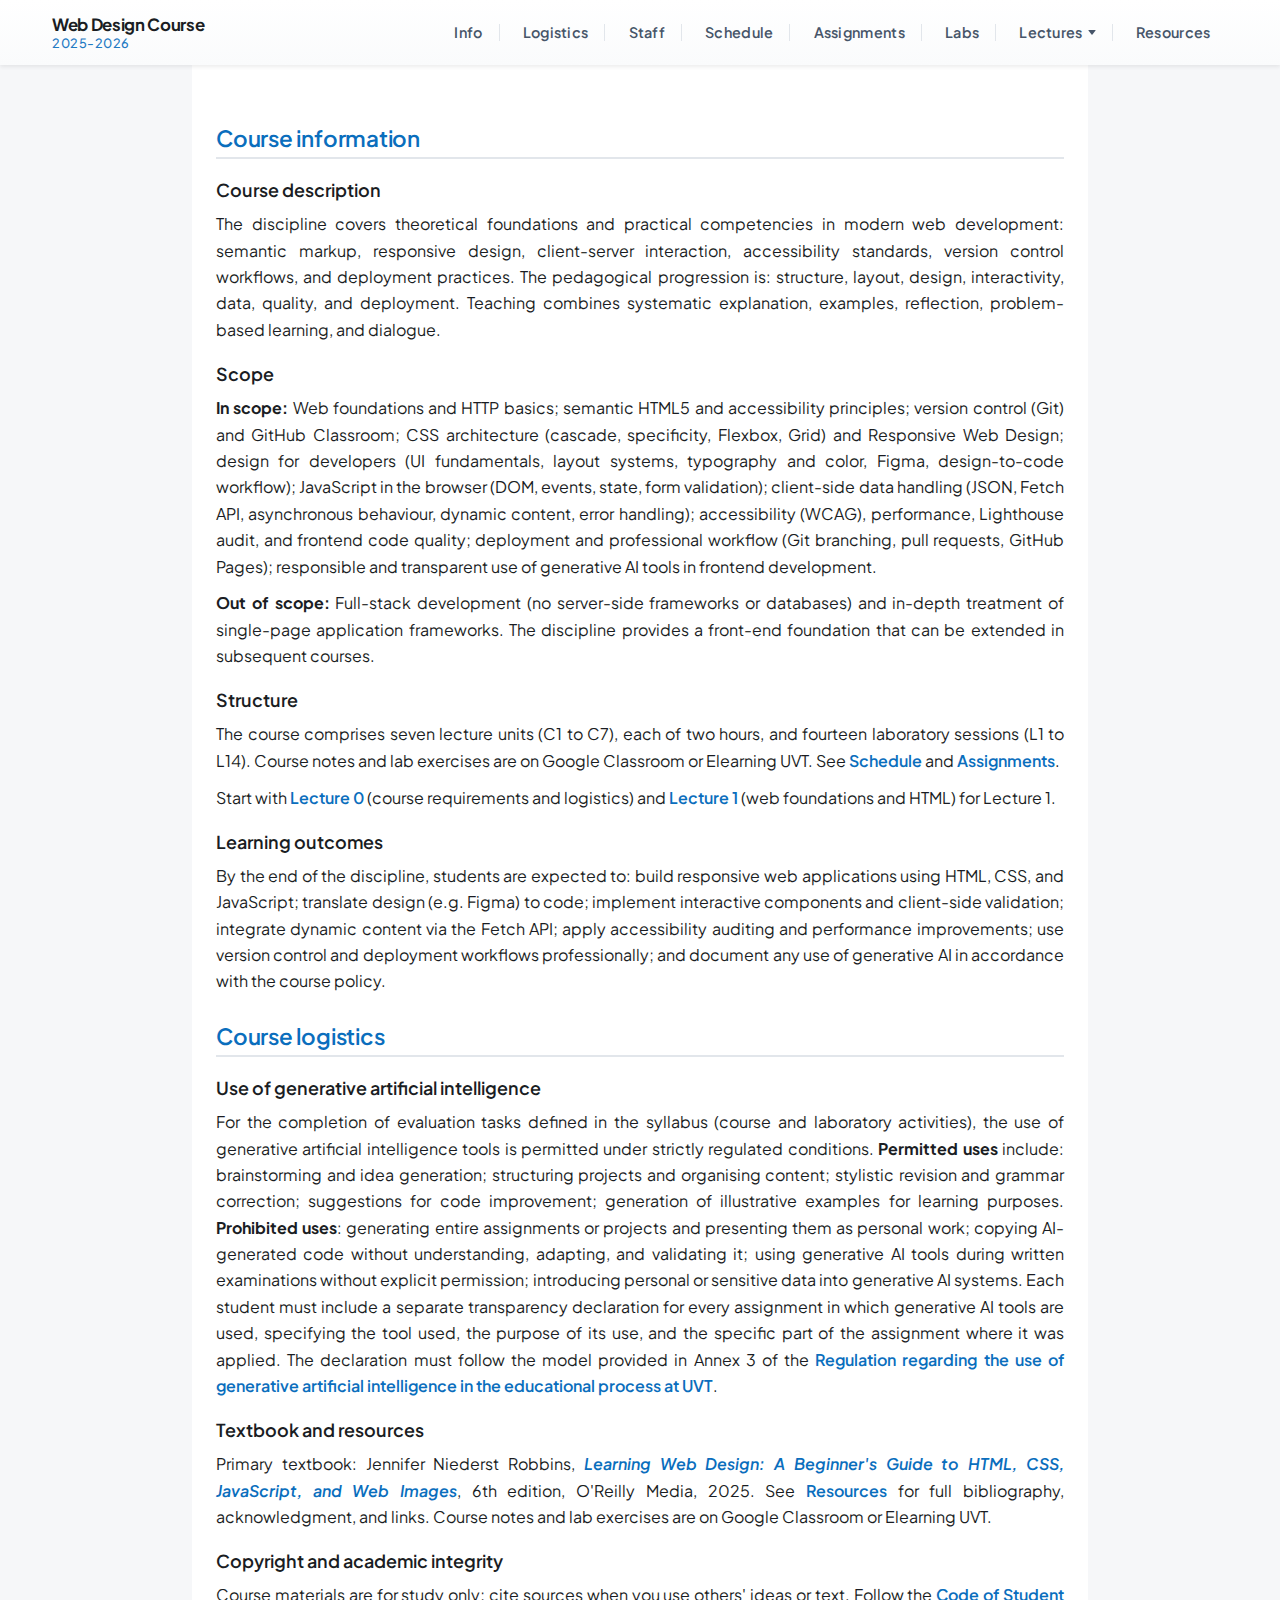
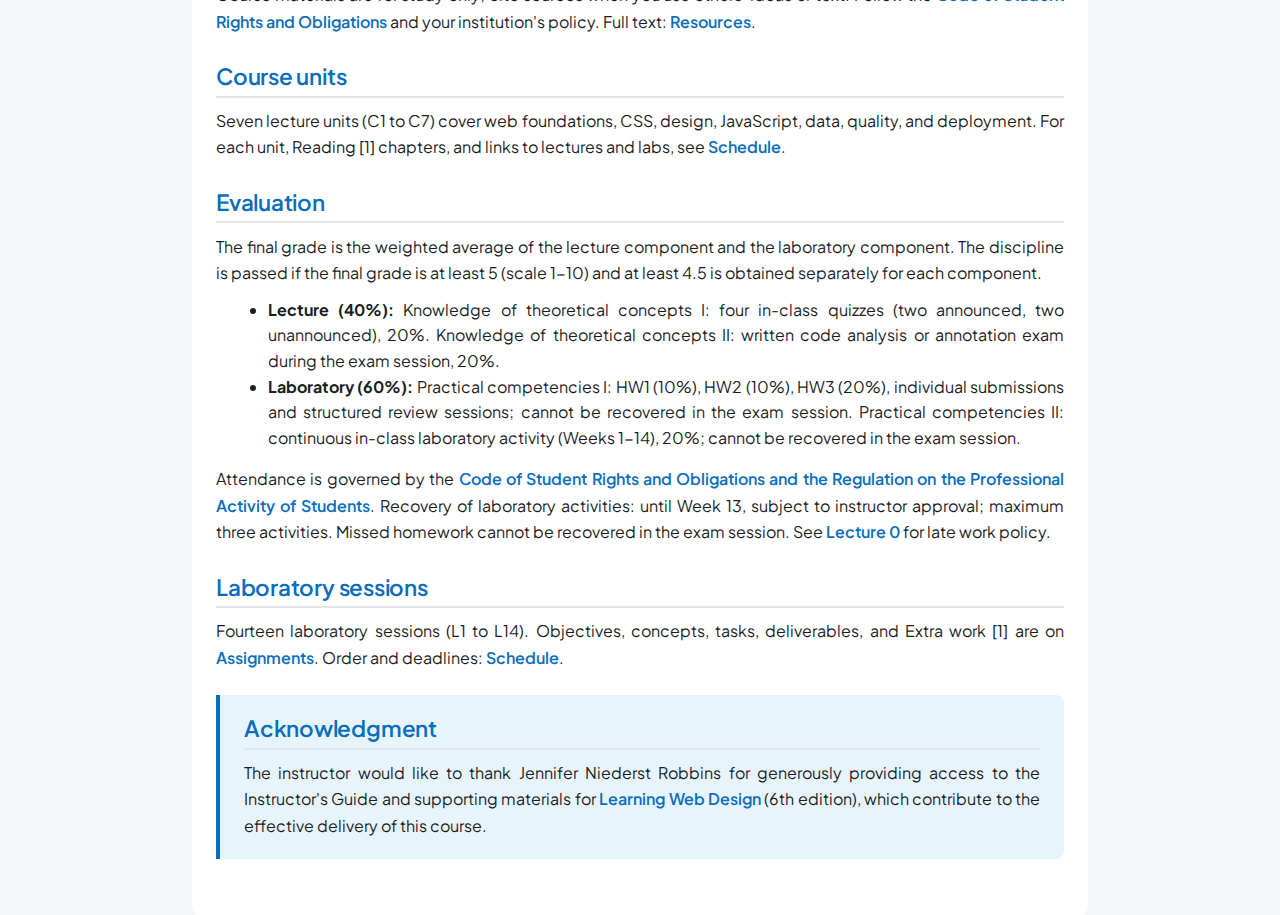
<file: index.html>
<!DOCTYPE html>
<html lang="en">
<head>
	<meta charset="UTF-8">
	<meta name="viewport" content="width=device-width">
	<title>Web Design Course 2025-2026</title>
	<link rel="shortcut icon" href="favicon.svg">
	<link href="https://cdn.jsdelivr.net/npm/bootstrap@5.3.3/dist/css/bootstrap.min.css" rel="stylesheet">
	<link rel="stylesheet" href="style.css">
</head>
<body>
	<a href="#main-content" class="skip-link">Skip to main content</a>

<nav class="navbar navbar-expand-lg navbar-light bg-white border-bottom shadow-sm" aria-label="Main navigation">
	<div class="container-fluid">
		<a class="navbar-brand d-flex align-items-center gap-2" href=".">
			<span><strong>Web Design Course</strong> <span class="text-muted">2025-2026</span></span>
		</a>
		<button class="navbar-toggler" type="button" data-bs-toggle="collapse" data-bs-target="#navbarNav" aria-controls="navbarNav" aria-expanded="false" aria-label="Toggle navigation">
			<span class="navbar-toggler-icon"></span>
		</button>
		<div class="collapse navbar-collapse" id="navbarNav">
			<ul class="navbar-nav ms-auto">
				<li class="nav-item"><a class="nav-link" href="#info">Info</a></li>
				<li class="nav-item"><a class="nav-link" href="#logistics">Logistics</a></li>
				<li class="nav-item"><a class="nav-link" href="staff/">Staff</a></li>
				<li class="nav-item"><a class="nav-link" href="schedule/">Schedule</a></li>
				<li class="nav-item"><a class="nav-link" href="assignments/">Assignments</a></li>
				<li class="nav-item"><a class="nav-link" href="labs/">Labs</a></li>
				<li class="nav-item dropdown">
					<a class="nav-link dropdown-toggle" href="#" id="navbarLectures" role="button" data-bs-toggle="dropdown" aria-expanded="false">Lectures</a>
					<ul class="dropdown-menu dropdown-menu-end" aria-labelledby="navbarLectures">
						<li><a class="dropdown-item" href="lecture-0/">Lecture 0</a></li>
						<li><a class="dropdown-item" href="lecture-1/">Lecture 1</a></li>
						<li><a class="dropdown-item" href="lecture-2/">Lecture 2</a></li>
						<li><a class="dropdown-item" href="lecture-3/">Lecture 3</a></li>
						<li><a class="dropdown-item" href="lecture-4/">Lecture 4</a></li>
					</ul>
				</li>
				<li class="nav-item"><a class="nav-link" href="resources/">Resources</a></li>
			</ul>
		</div>
	</div>
</nav>

<main id="main-content">
	<h1 class="visually-hidden">Web Design Course 2025-2026</h1>
	<section id="info">
		<h2 id="course-information" tabindex="-1"><a class="header-anchor" href="#course-information">Course information</a></h2>

		<h3 id="course-description" tabindex="-1"><a class="header-anchor" href="#course-description">Course description</a></h3>
		<p>The discipline covers theoretical foundations and practical competencies in modern web development: semantic markup, responsive design, client-server interaction, accessibility standards, version control workflows, and deployment practices. The pedagogical progression is: structure, layout, design, interactivity, data, quality, and deployment. Teaching combines systematic explanation, examples, reflection, problem-based learning, and dialogue.</p>

		<h3 id="scope" tabindex="-1"><a class="header-anchor" href="#scope">Scope</a></h3>
		<p><strong>In scope:</strong> Web foundations and HTTP basics; semantic HTML5 and accessibility principles; version control (Git) and GitHub Classroom; CSS architecture (cascade, specificity, Flexbox, Grid) and Responsive Web Design; design for developers (UI fundamentals, layout systems, typography and color, Figma, design-to-code workflow); JavaScript in the browser (DOM, events, state, form validation); client-side data handling (JSON, Fetch API, asynchronous behaviour, dynamic content, error handling); accessibility (WCAG), performance, Lighthouse audit, and frontend code quality; deployment and professional workflow (Git branching, pull requests, GitHub Pages); responsible and transparent use of generative AI tools in frontend development.</p>
		<p><strong>Out of scope:</strong> Full-stack development (no server-side frameworks or databases) and in-depth treatment of single-page application frameworks. The discipline provides a front-end foundation that can be extended in subsequent courses.</p>

		<h3 id="structure" tabindex="-1"><a class="header-anchor" href="#structure">Structure</a></h3>
		<p>The course comprises seven lecture units (C1 to C7), each of two hours, and fourteen laboratory sessions (L1 to L14). Course notes and lab exercises are on Google Classroom or Elearning UVT. See <a href="schedule/">Schedule</a> and <a href="assignments/">Assignments</a>.</p>
		<p>Start with <a href="lecture-0/">Lecture 0</a> (course requirements and logistics) and <a href="lecture-1/">Lecture 1</a> (web foundations and HTML) for Lecture 1.</p>

		<h3 id="learning-outcomes" tabindex="-1"><a class="header-anchor" href="#learning-outcomes">Learning outcomes</a></h3>
		<p>By the end of the discipline, students are expected to: build responsive web applications using HTML, CSS, and JavaScript; translate design (e.g. Figma) to code; implement interactive components and client-side validation; integrate dynamic content via the Fetch API; apply accessibility auditing and performance improvements; use version control and deployment workflows professionally; and document any use of generative AI in accordance with the course policy.</p>
	</section>

	<section id="logistics">
		<h2 id="course-logistics" tabindex="-1"><a class="header-anchor" href="#logistics">Course logistics</a></h2>
		<h3 id="ai-policy" tabindex="-1"><a class="header-anchor" href="#ai-policy">Use of generative artificial intelligence</a></h3>
		<p>For the completion of evaluation tasks defined in the syllabus (course and laboratory activities), the use of generative artificial intelligence tools is permitted under strictly regulated conditions. <strong>Permitted uses</strong> include: brainstorming and idea generation; structuring projects and organising content; stylistic revision and grammar correction; suggestions for code improvement; generation of illustrative examples for learning purposes. <strong>Prohibited uses</strong>: generating entire assignments or projects and presenting them as personal work; copying AI-generated code without understanding, adapting, and validating it; using generative AI tools during written examinations without explicit permission; introducing personal or sensitive data into generative AI systems. Each student must include a separate transparency declaration for every assignment in which generative AI tools are used, specifying the tool used, the purpose of its use, and the specific part of the assignment where it was applied. The declaration must follow the model provided in Annex 3 of the <a href="https://www.uvt.ro/wp-content/uploads/2026/01/Anexa-1.-Regulament-privind-utilizarea-AI-in-educatie-la-UVT.pdf">Regulation regarding the use of generative artificial intelligence in the educational process at UVT</a>.</p>
		<h3 id="textbook-and-resources" tabindex="-1"><a class="header-anchor" href="#textbook-and-resources">Textbook and resources</a></h3>
		<p>Primary textbook: Jennifer Niederst Robbins, <em><a href="https://learningwebdesign.com/">Learning Web Design: A Beginner's Guide to HTML, CSS, JavaScript, and Web Images</a></em>, 6th edition, O'Reilly Media, 2025. See <a href="resources/">Resources</a> for full bibliography, acknowledgment, and links. Course notes and lab exercises are on Google Classroom or Elearning UVT.</p>
		<h3 id="copyright-integrity" tabindex="-1"><a class="header-anchor" href="#copyright-integrity">Copyright and academic integrity</a></h3>
		<p>Course materials are for study only; cite sources when you use others' ideas or text. Follow the <a href="https://www.uvt.ro/educatie/info-studenti-proces-educational/regulamente-metodologii-si-proceduri/">Code of Student Rights and Obligations</a> and your institution's policy. Full text: <a href="resources/#copyright-integrity">Resources</a>.</p>
	</section>

	<section id="lectures">
		<h2 id="course-lectures" tabindex="-1"><a class="header-anchor" href="#lectures">Course units</a></h2>
		<p>Seven lecture units (C1 to C7) cover web foundations, CSS, design, JavaScript, data, quality, and deployment. For each unit, Reading [1] chapters, and links to lectures and labs, see <a href="schedule/">Schedule</a>.</p>
	</section>

	<section id="evaluation">
		<h2 id="evaluation-heading" tabindex="-1"><a class="header-anchor" href="#evaluation">Evaluation</a></h2>
		<p>The final grade is the weighted average of the lecture component and the laboratory component. The discipline is passed if the final grade is at least 5 (scale 1-10) and at least 4.5 is obtained separately for each component.</p>
		<ul>
			<li><strong>Lecture (40%):</strong> Knowledge of theoretical concepts I: four in-class quizzes (two announced, two unannounced), 20%. Knowledge of theoretical concepts II: written code analysis or annotation exam during the exam session, 20%.</li>
			<li><strong>Laboratory (60%):</strong> Practical competencies I: HW1 (10%), HW2 (10%), HW3 (20%), individual submissions and structured review sessions; cannot be recovered in the exam session. Practical competencies II: continuous in-class laboratory activity (Weeks 1-14), 20%; cannot be recovered in the exam session.</li>
		</ul>
		<p>Attendance is governed by the <a href="https://www.uvt.ro/educatie/info-studenti-proces-educational/regulamente-metodologii-si-proceduri/">Code of Student Rights and Obligations and the Regulation on the Professional Activity of Students</a>. Recovery of laboratory activities: until Week 13, subject to instructor approval; maximum three activities. Missed homework cannot be recovered in the exam session. See <a href="lecture-0/">Lecture 0</a> for late work policy.</p>
	</section>

	<section id="labs">
		<h2 id="labs-overview" tabindex="-1"><a class="header-anchor" href="#labs">Laboratory sessions</a></h2>
		<p>Fourteen laboratory sessions (L1 to L14). Objectives, concepts, tasks, deliverables, and Extra work [1] are on <a href="assignments/">Assignments</a>. Order and deadlines: <a href="schedule/">Schedule</a>.</p>
	</section>

	<section id="acknowledgment" class="acknowledgment-block">
		<h2 id="acknowledgment-heading" tabindex="-1"><a class="header-anchor" href="#acknowledgment">Acknowledgment</a></h2>
		<p>The instructor would like to thank Jennifer Niederst Robbins for generously providing access to the Instructor's Guide and supporting materials for <a href="https://learningwebdesign.com/">Learning Web Design</a> (6th edition), which contribute to the effective delivery of this course.</p>
	</section>

</main>

<button id="back-to-top" type="button">Back to Top</button>
<script>
	document.getElementById('back-to-top').addEventListener('click', function () {
		window.scrollTo({ top: 0, behavior: 'smooth' });
	});
	window.addEventListener('scroll', function () {
		document.body.classList.toggle('scrolled', window.scrollY > 300);
	});
</script>
<script src="https://cdn.jsdelivr.net/npm/bootstrap@5.3.3/dist/js/bootstrap.bundle.min.js"></script>
</body>
</html>
</file>
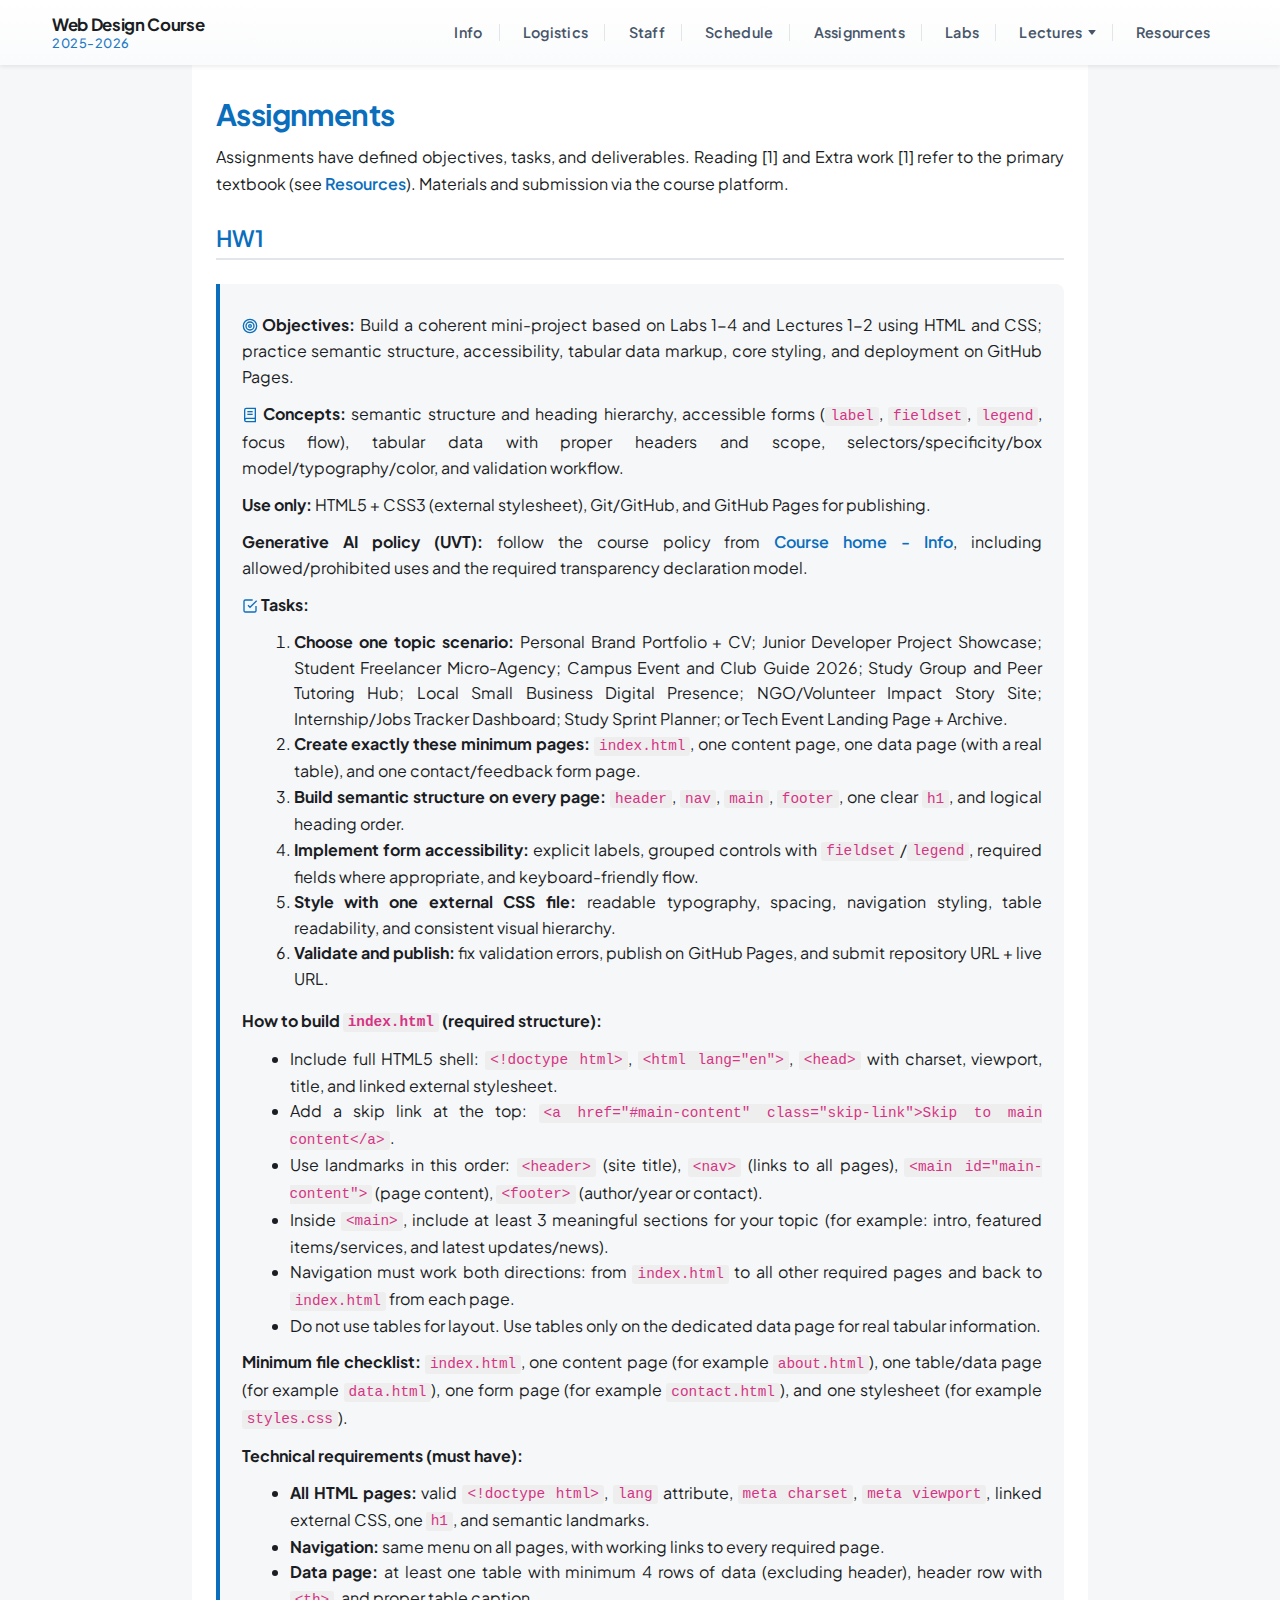
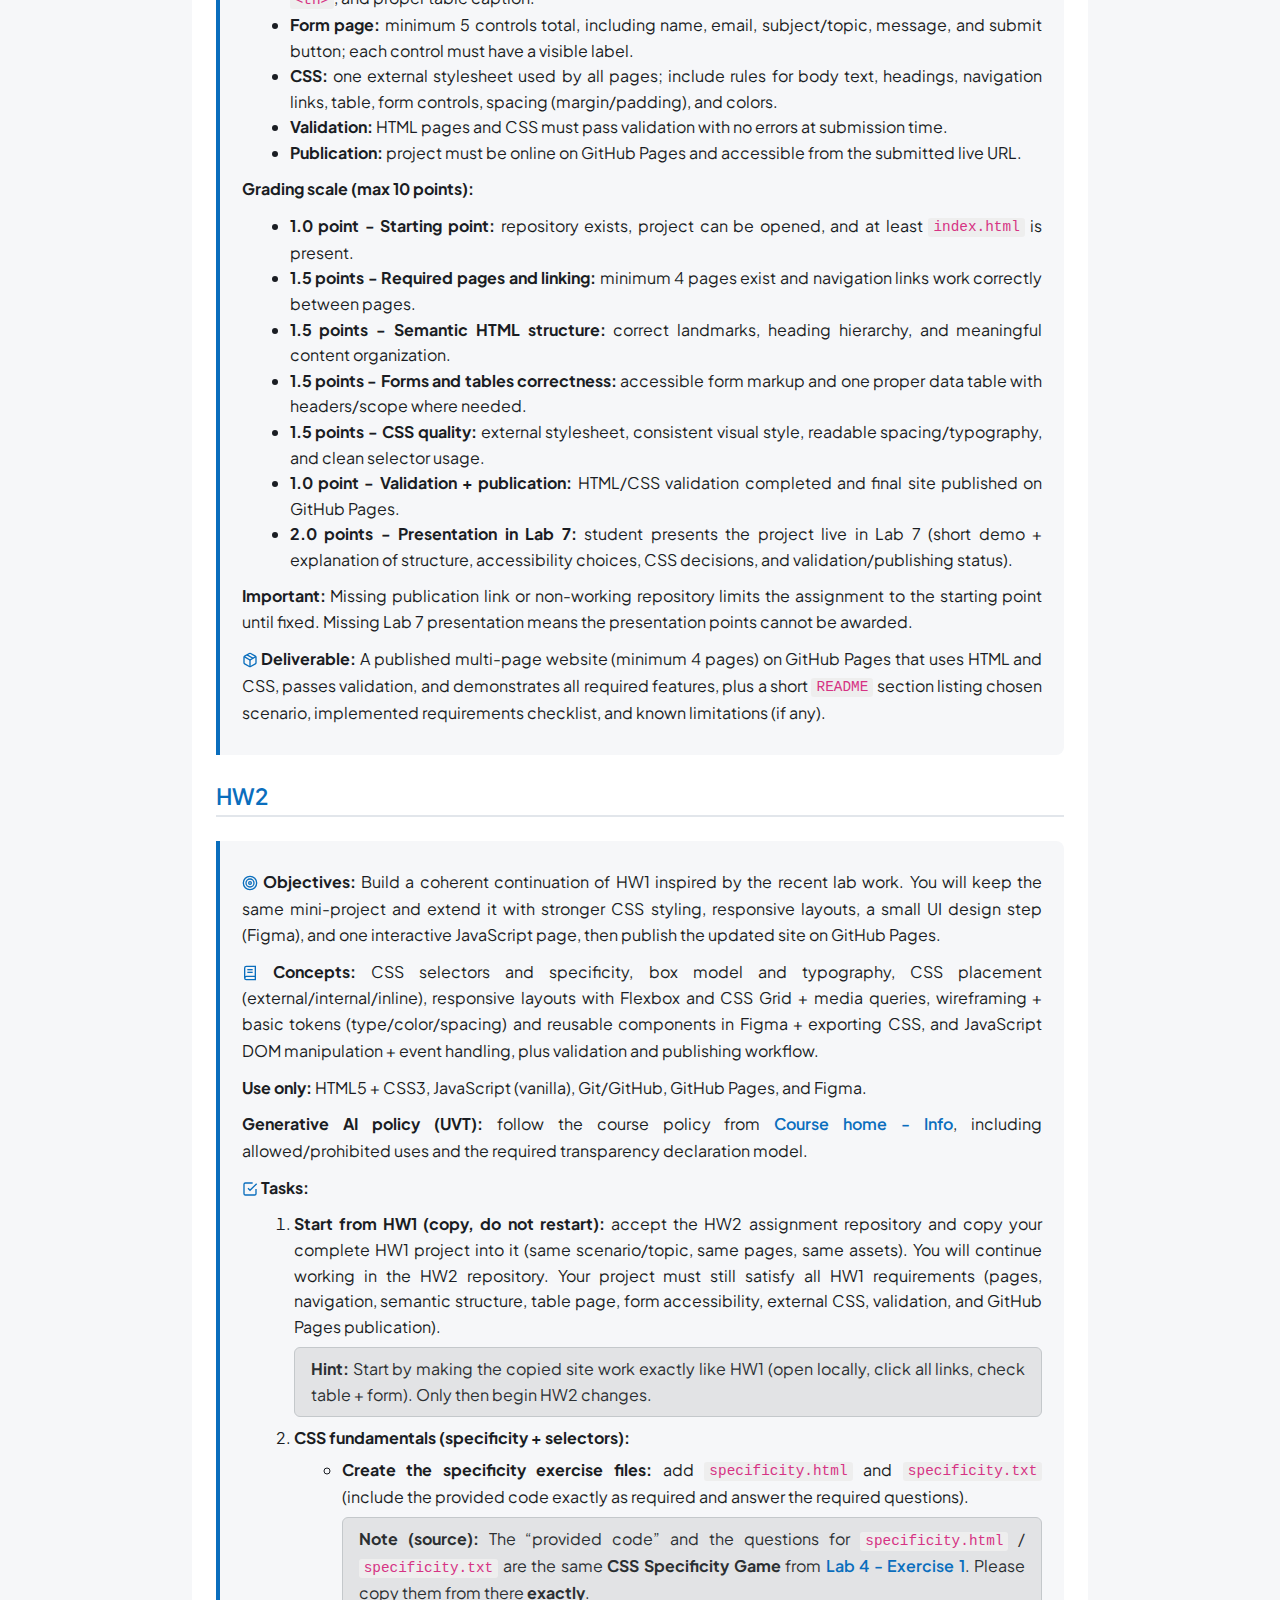
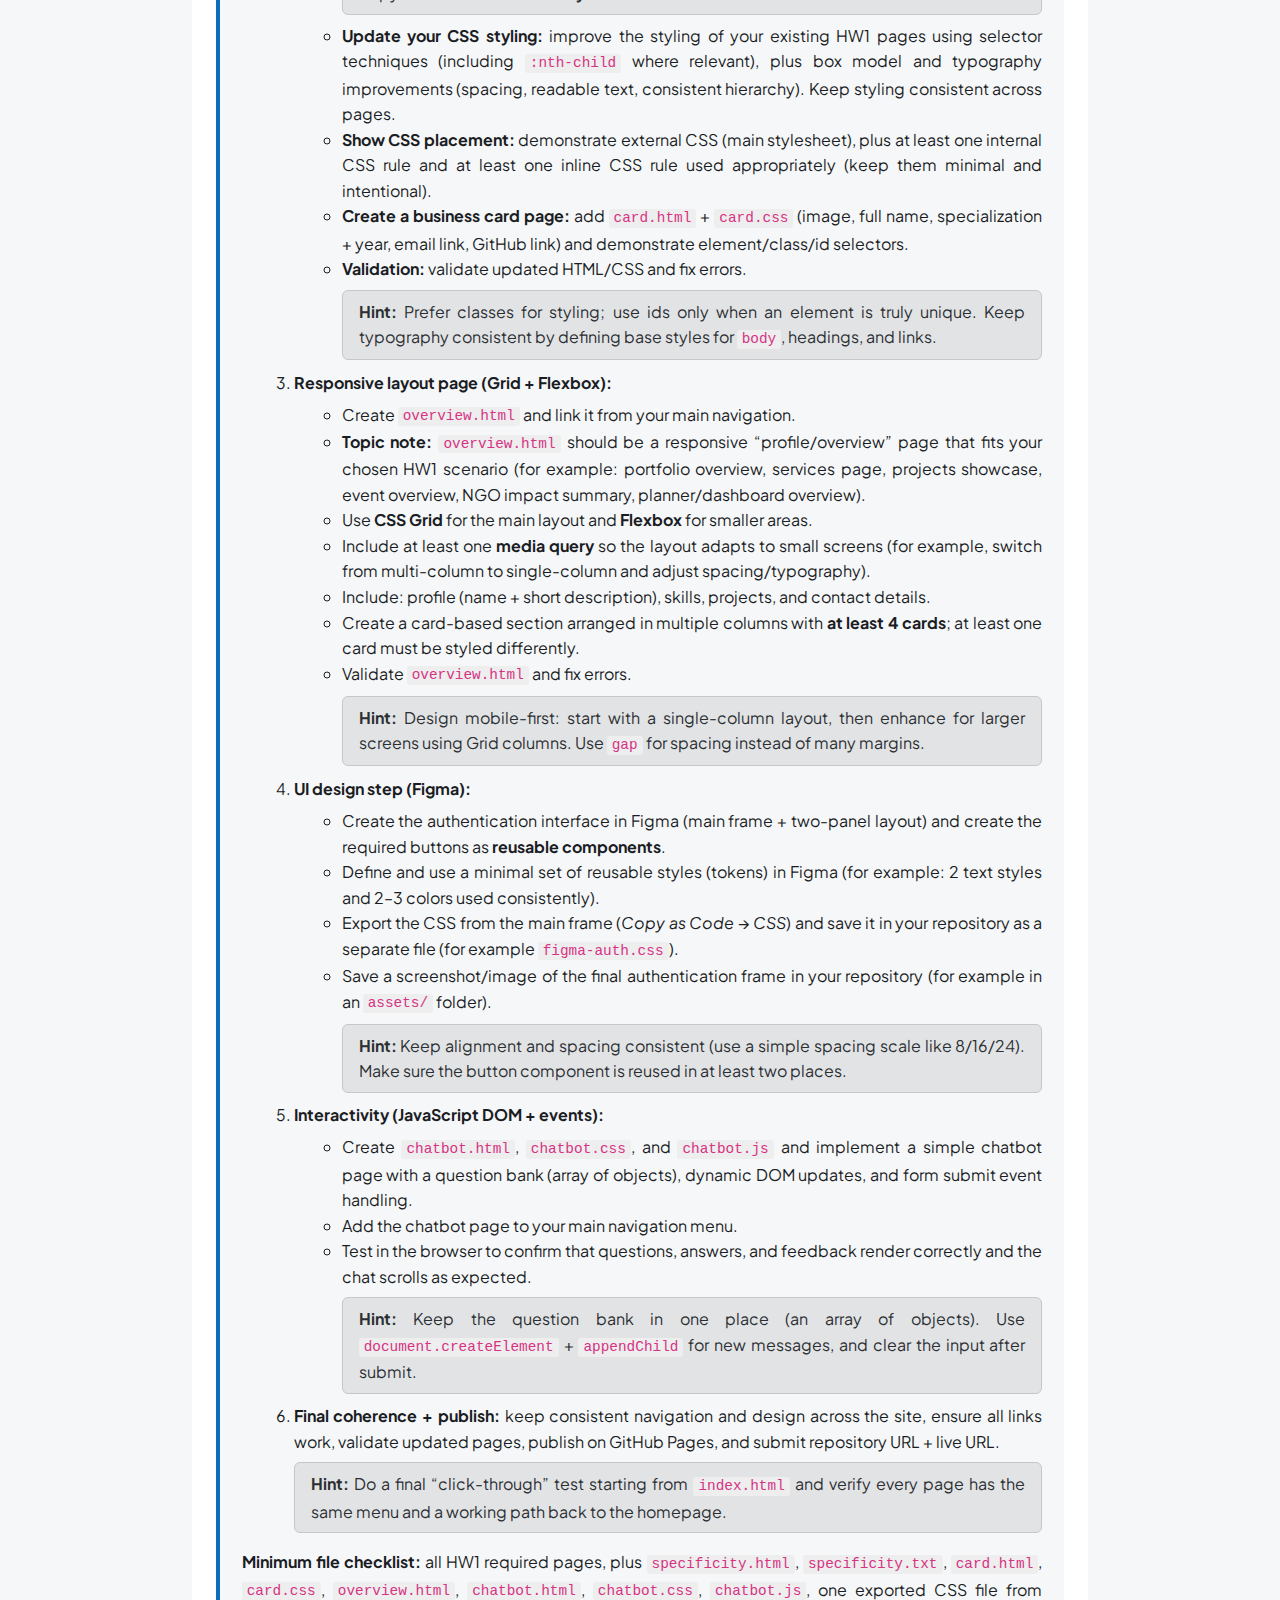
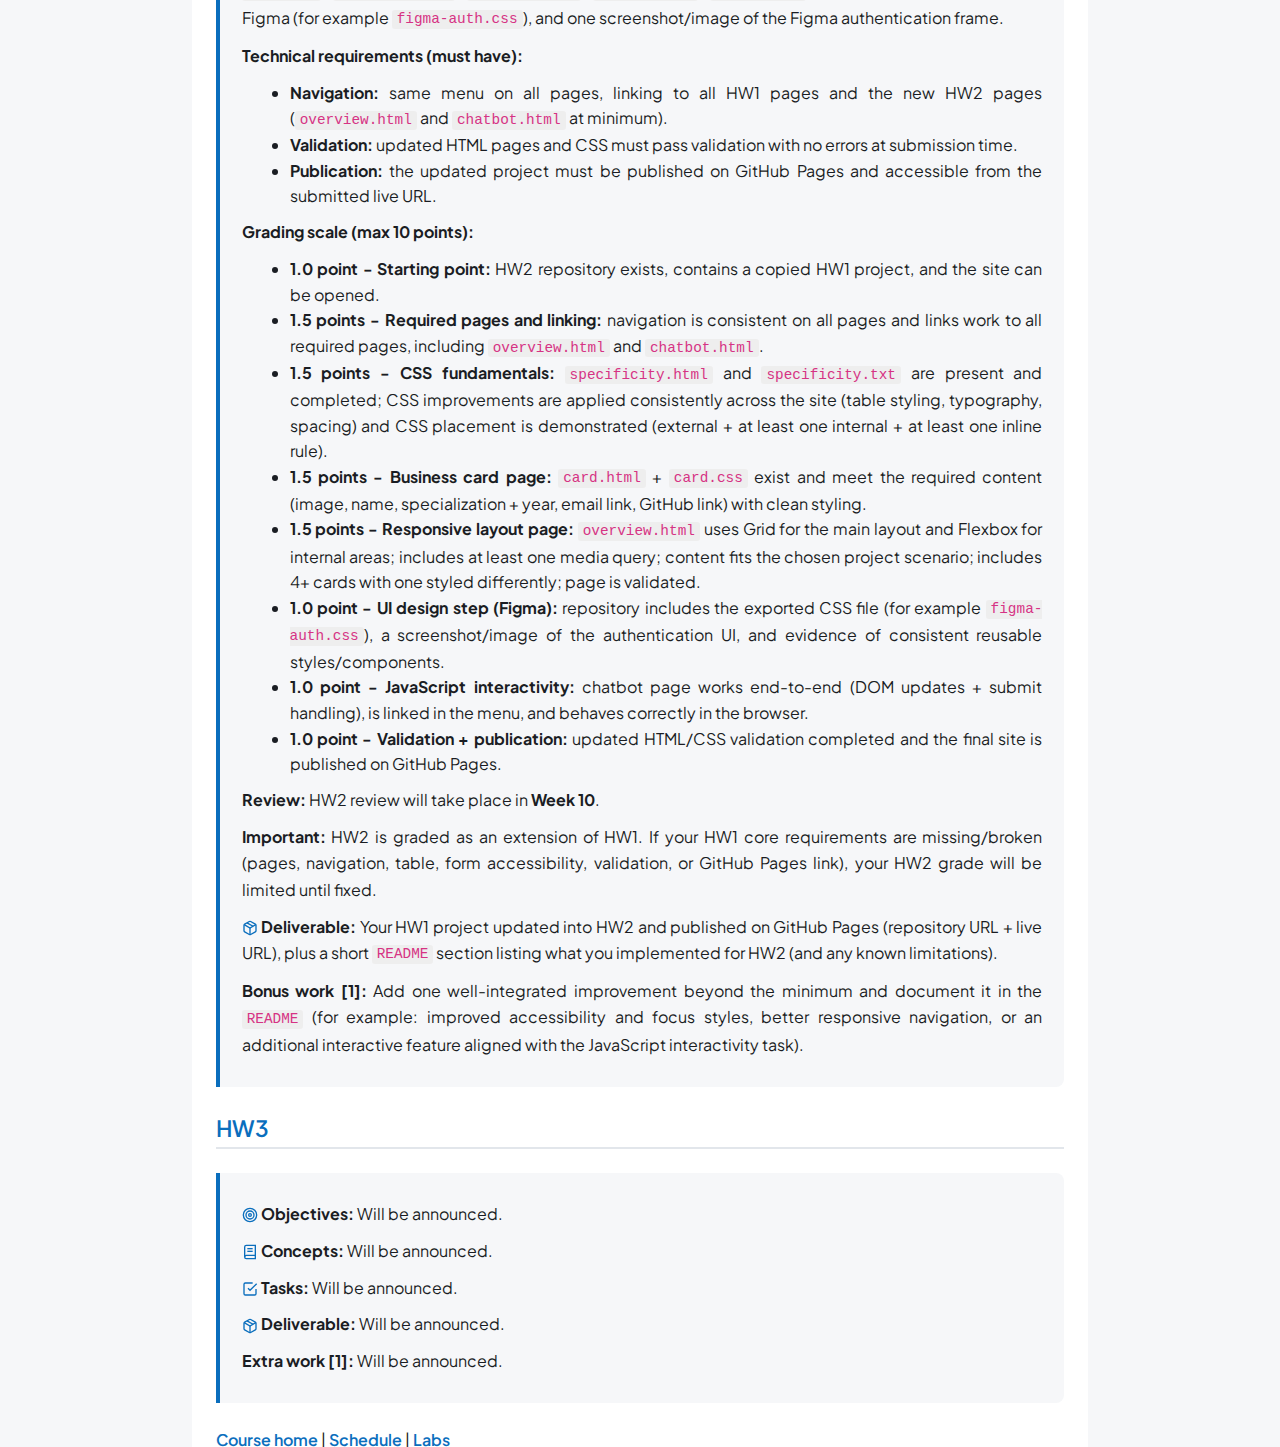
<file: assignments/index.html>
<!DOCTYPE html>
<html lang="en">
<head>
	<meta charset="UTF-8">
	<meta name="viewport" content="width=device-width">
	<title>Assignments | Web Design Course 2025-2026</title>
	<link rel="shortcut icon" href="../favicon.svg">
	<link href="https://cdn.jsdelivr.net/npm/bootstrap@5.3.3/dist/css/bootstrap.min.css" rel="stylesheet">
	<link rel="stylesheet" href="../style.css">
</head>
<body>
	<a href="#main-content" class="skip-link">Skip to main content</a>
<svg xmlns="http://www.w3.org/2000/svg" style="display:none" aria-hidden="true">
	<defs>
		<symbol id="icon-objective" viewBox="0 0 24 24" fill="none" stroke="currentColor" stroke-width="2"><circle cx="12" cy="12" r="10"/><circle cx="12" cy="12" r="6"/><circle cx="12" cy="12" r="2"/></symbol>
		<symbol id="icon-concept" viewBox="0 0 24 24" fill="none" stroke="currentColor" stroke-width="2"><path d="M4 19.5A2.5 2.5 0 0 1 6.5 17H20"/><path d="M6.5 2H20v20H6.5A2.5 2.5 0 0 1 4 19.5v-15A2.5 2.5 0 0 1 6.5 2z"/><path d="M8 7h8"/><path d="M8 11h8"/></symbol>
		<symbol id="icon-task" viewBox="0 0 24 24" fill="none" stroke="currentColor" stroke-width="2"><path d="M9 11l3 3L22 4"/><path d="M21 12v7a2 2 0 0 1-2 2H5a2 2 0 0 1-2-2V5a2 2 0 0 1 2-2h11"/></symbol>
		<symbol id="icon-deliverable" viewBox="0 0 24 24" fill="none" stroke="currentColor" stroke-width="2"><path d="M16.5 9.4l-9-5.19"/><path d="M21 16V8a2 2 0 0 0-1-1.73l-7-4a2 2 0 0 0-2 0l-7 4A2 2 0 0 0 3 8v8a2 2 0 0 0 1 1.73l7 4a2 2 0 0 0 2 0l7-4A2 2 0 0 0 21 16z"/><path d="M3.27 6.96L12 12.01l8.73-5.05"/><path d="M12 22.08V12"/></symbol>
	</defs>
</svg>

<nav class="navbar navbar-expand-lg navbar-light bg-white border-bottom shadow-sm" aria-label="Main navigation">
	<div class="container-fluid">
		<a class="navbar-brand d-flex align-items-center gap-2" href="../">
			<span><strong>Web Design Course</strong> <span class="text-muted">2025-2026</span></span>
		</a>
		<button class="navbar-toggler" type="button" data-bs-toggle="collapse" data-bs-target="#navbarNav" aria-controls="navbarNav" aria-expanded="false" aria-label="Toggle navigation">
			<span class="navbar-toggler-icon"></span>
		</button>
		<div class="collapse navbar-collapse" id="navbarNav">
			<ul class="navbar-nav ms-auto">
				<li class="nav-item"><a class="nav-link" href="../#info">Info</a></li>
				<li class="nav-item"><a class="nav-link" href="../#logistics">Logistics</a></li>
				<li class="nav-item"><a class="nav-link" href="../staff/">Staff</a></li>
				<li class="nav-item"><a class="nav-link" href="../schedule/">Schedule</a></li>
				<li class="nav-item"><a class="nav-link" href="../assignments/">Assignments</a></li>
				<li class="nav-item"><a class="nav-link" href="../labs/">Labs</a></li>
				<li class="nav-item dropdown">
					<a class="nav-link dropdown-toggle" href="#" id="navbarLectures" role="button" data-bs-toggle="dropdown" aria-expanded="false">Lectures</a>
					<ul class="dropdown-menu dropdown-menu-end" aria-labelledby="navbarLectures">
						<li><a class="dropdown-item" href="../lecture-0/">Lecture 0</a></li>
						<li><a class="dropdown-item" href="../lecture-1/">Lecture 1</a></li>
						<li><a class="dropdown-item" href="../lecture-2/">Lecture 2</a></li>
						<li><a class="dropdown-item" href="../lecture-3/">Lecture 3</a></li>
						<li><a class="dropdown-item" href="../lecture-4/">Lecture 4</a></li>
					</ul>
				</li>
				<li class="nav-item"><a class="nav-link" href="../resources/">Resources</a></li>
			</ul>
		</div>
	</div>
</nav>

<main id="main-content">
	<h1>Assignments</h1>
	<p>Assignments have defined objectives, tasks, and deliverables. Reading [1] and Extra work [1] refer to the primary textbook (see <a href="../resources/">Resources</a>). Materials and submission via the course platform.</p>

	<section id="hw1">
		<h2 id="hw-1" tabindex="-1"><a class="header-anchor" href="#hw1">HW1</a></h2>
		<div class="lab-block">
			<p><strong><svg class="icon-svg" aria-hidden="true" focusable="false"><use href="#icon-objective"/></svg> Objectives:</strong> Build a coherent mini-project based on Labs 1-4 and Lectures 1-2 using HTML and CSS; practice semantic structure, accessibility, tabular data markup, core styling, and deployment on GitHub Pages.</p>
			<p><strong><svg class="icon-svg" aria-hidden="true" focusable="false"><use href="#icon-concept"/></svg> Concepts:</strong> semantic structure and heading hierarchy, accessible forms (<code>label</code>, <code>fieldset</code>, <code>legend</code>, focus flow), tabular data with proper headers and scope, selectors/specificity/box model/typography/color, and validation workflow.</p>
			<p><strong>Use only:</strong> HTML5 + CSS3 (external stylesheet), Git/GitHub, and GitHub Pages for publishing.</p>
			<p><strong>Generative AI policy (UVT):</strong> follow the course policy from <a href="../#info">Course home - Info</a>, including allowed/prohibited uses and the required transparency declaration model.</p>
			<p><strong><svg class="icon-svg" aria-hidden="true" focusable="false"><use href="#icon-task"/></svg> Tasks:</strong></p>
			<ol>
				<li><strong>Choose one topic scenario:</strong> Personal Brand Portfolio + CV; Junior Developer Project Showcase; Student Freelancer Micro-Agency; Campus Event and Club Guide 2026; Study Group and Peer Tutoring Hub; Local Small Business Digital Presence; NGO/Volunteer Impact Story Site; Internship/Jobs Tracker Dashboard; Study Sprint Planner; or Tech Event Landing Page + Archive.</li>
				<li><strong>Create exactly these minimum pages:</strong> <code>index.html</code>, one content page, one data page (with a real table), and one contact/feedback form page.</li>
				<li><strong>Build semantic structure on every page:</strong> <code>header</code>, <code>nav</code>, <code>main</code>, <code>footer</code>, one clear <code>h1</code>, and logical heading order.</li>
				<li><strong>Implement form accessibility:</strong> explicit labels, grouped controls with <code>fieldset</code>/<code>legend</code>, required fields where appropriate, and keyboard-friendly flow.</li>
				<li><strong>Style with one external CSS file:</strong> readable typography, spacing, navigation styling, table readability, and consistent visual hierarchy.</li>
				<li><strong>Validate and publish:</strong> fix validation errors, publish on GitHub Pages, and submit repository URL + live URL.</li>
			</ol>
			<p><strong>How to build <code>index.html</code> (required structure):</strong></p>
			<ul>
				<li>Include full HTML5 shell: <code>&lt;!doctype html&gt;</code>, <code>&lt;html lang="en"&gt;</code>, <code>&lt;head&gt;</code> with charset, viewport, title, and linked external stylesheet.</li>
				<li>Add a skip link at the top: <code>&lt;a href="#main-content" class="skip-link"&gt;Skip to main content&lt;/a&gt;</code>.</li>
				<li>Use landmarks in this order: <code>&lt;header&gt;</code> (site title), <code>&lt;nav&gt;</code> (links to all pages), <code>&lt;main id="main-content"&gt;</code> (page content), <code>&lt;footer&gt;</code> (author/year or contact).</li>
				<li>Inside <code>&lt;main&gt;</code>, include at least 3 meaningful sections for your topic (for example: intro, featured items/services, and latest updates/news).</li>
				<li>Navigation must work both directions: from <code>index.html</code> to all other required pages and back to <code>index.html</code> from each page.</li>
				<li>Do not use tables for layout. Use tables only on the dedicated data page for real tabular information.</li>
			</ul>
			<p><strong>Minimum file checklist:</strong> <code>index.html</code>, one content page (for example <code>about.html</code>), one table/data page (for example <code>data.html</code>), one form page (for example <code>contact.html</code>), and one stylesheet (for example <code>styles.css</code>).</p>
			<p><strong>Technical requirements (must have):</strong></p>
			<ul>
				<li><strong>All HTML pages:</strong> valid <code>&lt;!doctype html&gt;</code>, <code>lang</code> attribute, <code>meta charset</code>, <code>meta viewport</code>, linked external CSS, one <code>h1</code>, and semantic landmarks.</li>
				<li><strong>Navigation:</strong> same menu on all pages, with working links to every required page.</li>
				<li><strong>Data page:</strong> at least one table with minimum 4 rows of data (excluding header), header row with <code>&lt;th&gt;</code>, and proper table caption.</li>
				<li><strong>Form page:</strong> minimum 5 controls total, including name, email, subject/topic, message, and submit button; each control must have a visible label.</li>
				<li><strong>CSS:</strong> one external stylesheet used by all pages; include rules for body text, headings, navigation links, table, form controls, spacing (margin/padding), and colors.</li>
				<li><strong>Validation:</strong> HTML pages and CSS must pass validation with no errors at submission time.</li>
				<li><strong>Publication:</strong> project must be online on GitHub Pages and accessible from the submitted live URL.</li>
			</ul>
			<p><strong>Grading scale (max 10 points):</strong></p>
			<ul>
				<li><strong>1.0 point - Starting point:</strong> repository exists, project can be opened, and at least <code>index.html</code> is present.</li>
				<li><strong>1.5 points - Required pages and linking:</strong> minimum 4 pages exist and navigation links work correctly between pages.</li>
				<li><strong>1.5 points - Semantic HTML structure:</strong> correct landmarks, heading hierarchy, and meaningful content organization.</li>
				<li><strong>1.5 points - Forms and tables correctness:</strong> accessible form markup and one proper data table with headers/scope where needed.</li>
				<li><strong>1.5 points - CSS quality:</strong> external stylesheet, consistent visual style, readable spacing/typography, and clean selector usage.</li>
				<li><strong>1.0 point - Validation + publication:</strong> HTML/CSS validation completed and final site published on GitHub Pages.</li>
				<li><strong>2.0 points - Presentation in Lab 7:</strong> student presents the project live in Lab 7 (short demo + explanation of structure, accessibility choices, CSS decisions, and validation/publishing status).</li>
			</ul>
			<p><strong>Important:</strong> Missing publication link or non-working repository limits the assignment to the starting point until fixed. Missing Lab 7 presentation means the presentation points cannot be awarded.</p>
			<p><strong><svg class="icon-svg" aria-hidden="true" focusable="false"><use href="#icon-deliverable"/></svg> Deliverable:</strong> A published multi-page website (minimum 4 pages) on GitHub Pages that uses HTML and CSS, passes validation, and demonstrates all required features, plus a short <code>README</code> section listing chosen scenario, implemented requirements checklist, and known limitations (if any).</p>
		</div>
	</section>

	<section id="hw2">
		<h2 id="hw-2" tabindex="-1"><a class="header-anchor" href="#hw2">HW2</a></h2>
		<div class="lab-block">
			<p><strong><svg class="icon-svg" aria-hidden="true" focusable="false"><use href="#icon-objective"/></svg> Objectives:</strong> Build a coherent continuation of HW1 inspired by the recent lab work. You will keep the same mini-project and extend it with stronger CSS styling, responsive layouts, a small UI design step (Figma), and one interactive JavaScript page, then publish the updated site on GitHub Pages.</p>
			<p><strong><svg class="icon-svg" aria-hidden="true" focusable="false"><use href="#icon-concept"/></svg> Concepts:</strong> CSS selectors and specificity, box model and typography, CSS placement (external/internal/inline), responsive layouts with Flexbox and CSS Grid + media queries, wireframing + basic tokens (type/color/spacing) and reusable components in Figma + exporting CSS, and JavaScript DOM manipulation + event handling, plus validation and publishing workflow.</p>
			<p><strong>Use only:</strong> HTML5 + CSS3, JavaScript (vanilla), Git/GitHub, GitHub Pages, and Figma.</p>
			<p><strong>Generative AI policy (UVT):</strong> follow the course policy from <a href="../#info">Course home - Info</a>, including allowed/prohibited uses and the required transparency declaration model.</p>
			<p><strong><svg class="icon-svg" aria-hidden="true" focusable="false"><use href="#icon-task"/></svg> Tasks:</strong></p>
			<ol>
				<li><strong>Start from HW1 (copy, do not restart):</strong> accept the HW2 assignment repository and copy your complete HW1 project into it (same scenario/topic, same pages, same assets). You will continue working in the HW2 repository. Your project must still satisfy all HW1 requirements (pages, navigation, semantic structure, table page, form accessibility, external CSS, validation, and GitHub Pages publication).
					<div class="alert alert-secondary py-2 my-2" role="note"><strong>Hint:</strong> Start by making the copied site work exactly like HW1 (open locally, click all links, check table + form). Only then begin HW2 changes.</div>
				</li>
				<li><strong>CSS fundamentals (specificity + selectors):</strong>
					<ul>
						<li><strong>Create the specificity exercise files:</strong> add <code>specificity.html</code> and <code>specificity.txt</code> (include the provided code exactly as required and answer the required questions).</li>
						<li style="list-style: none;">
							<div class="alert alert-secondary py-2 my-2" role="note">
								<strong>Note (source):</strong> The “provided code” and the questions for <code>specificity.html</code> / <code>specificity.txt</code> are the same <strong>CSS Specificity Game</strong> from <strong><a href="../labs/4/#task2-exercise1">Lab 4 - Exercise 1</a></strong>. Please copy them from there <strong>exactly</strong>.
							</div>
						</li>
						<li><strong>Update your CSS styling:</strong> improve the styling of your existing HW1 pages using selector techniques (including <code>:nth-child</code> where relevant), plus box model and typography improvements (spacing, readable text, consistent hierarchy). Keep styling consistent across pages.</li>
						<li><strong>Show CSS placement:</strong> demonstrate external CSS (main stylesheet), plus at least one internal CSS rule and at least one inline CSS rule used appropriately (keep them minimal and intentional).</li>
						<li><strong>Create a business card page:</strong> add <code>card.html</code> + <code>card.css</code> (image, full name, specialization + year, email link, GitHub link) and demonstrate element/class/id selectors.</li>
						<li><strong>Validation:</strong> validate updated HTML/CSS and fix errors.</li>
						<li style="list-style: none;">
							<div class="alert alert-secondary py-2 my-2" role="note"><strong>Hint:</strong> Prefer classes for styling; use ids only when an element is truly unique. Keep typography consistent by defining base styles for <code>body</code>, headings, and links.</div>
						</li>
					</ul>
				</li>
				<li><strong>Responsive layout page (Grid + Flexbox):</strong>
					<ul>
						<li>Create <code>overview.html</code> and link it from your main navigation.</li>
						<li><strong>Topic note:</strong> <code>overview.html</code> should be a responsive “profile/overview” page that fits your chosen HW1 scenario (for example: portfolio overview, services page, projects showcase, event overview, NGO impact summary, planner/dashboard overview).</li>
						<li>Use <strong>CSS Grid</strong> for the main layout and <strong>Flexbox</strong> for smaller areas.</li>
						<li>Include at least one <strong>media query</strong> so the layout adapts to small screens (for example, switch from multi-column to single-column and adjust spacing/typography).</li>
						<li>Include: profile (name + short description), skills, projects, and contact details.</li>
						<li>Create a card-based section arranged in multiple columns with <strong>at least 4 cards</strong>; at least one card must be styled differently.</li>
						<li>Validate <code>overview.html</code> and fix errors.</li>
						<li style="list-style: none;">
							<div class="alert alert-secondary py-2 my-2" role="note"><strong>Hint:</strong> Design mobile-first: start with a single-column layout, then enhance for larger screens using Grid columns. Use <code>gap</code> for spacing instead of many margins.</div>
						</li>
					</ul>
				</li>
				<li><strong>UI design step (Figma):</strong>
					<ul>
						<li>Create the authentication interface in Figma (main frame + two-panel layout) and create the required buttons as <strong>reusable components</strong>.</li>
						<li>Define and use a minimal set of reusable styles (tokens) in Figma (for example: 2 text styles and 2–3 colors used consistently).</li>
						<li>Export the CSS from the main frame (<em>Copy as Code → CSS</em>) and save it in your repository as a separate file (for example <code>figma-auth.css</code>).</li>
						<li>Save a screenshot/image of the final authentication frame in your repository (for example in an <code>assets/</code> folder).</li>
						<li style="list-style: none;">
							<div class="alert alert-secondary py-2 my-2" role="note"><strong>Hint:</strong> Keep alignment and spacing consistent (use a simple spacing scale like 8/16/24). Make sure the button component is reused in at least two places.</div>
						</li>
					</ul>
				</li>
				<li><strong>Interactivity (JavaScript DOM + events):</strong>
					<ul>
						<li>Create <code>chatbot.html</code>, <code>chatbot.css</code>, and <code>chatbot.js</code> and implement a simple chatbot page with a question bank (array of objects), dynamic DOM updates, and form submit event handling.</li>
						<li>Add the chatbot page to your main navigation menu.</li>
						<li>Test in the browser to confirm that questions, answers, and feedback render correctly and the chat scrolls as expected.</li>
						<li style="list-style: none;">
							<div class="alert alert-secondary py-2 my-2" role="note"><strong>Hint:</strong> Keep the question bank in one place (an array of objects). Use <code>document.createElement</code> + <code>appendChild</code> for new messages, and clear the input after submit.</div>
						</li>
					</ul>
				</li>
				<li><strong>Final coherence + publish:</strong> keep consistent navigation and design across the site, ensure all links work, validate updated pages, publish on GitHub Pages, and submit repository URL + live URL.
					<div class="alert alert-secondary py-2 my-2" role="note"><strong>Hint:</strong> Do a final “click-through” test starting from <code>index.html</code> and verify every page has the same menu and a working path back to the homepage.</div>
				</li>
			</ol>
			<p><strong>Minimum file checklist:</strong> all HW1 required pages, plus <code>specificity.html</code>, <code>specificity.txt</code>, <code>card.html</code>, <code>card.css</code>, <code>overview.html</code>, <code>chatbot.html</code>, <code>chatbot.css</code>, <code>chatbot.js</code>, one exported CSS file from Figma (for example <code>figma-auth.css</code>), and one screenshot/image of the Figma authentication frame.</p>
			<p><strong>Technical requirements (must have):</strong></p>
			<ul>
				<li><strong>Navigation:</strong> same menu on all pages, linking to all HW1 pages and the new HW2 pages (<code>overview.html</code> and <code>chatbot.html</code> at minimum).</li>
				<li><strong>Validation:</strong> updated HTML pages and CSS must pass validation with no errors at submission time.</li>
				<li><strong>Publication:</strong> the updated project must be published on GitHub Pages and accessible from the submitted live URL.</li>
			</ul>
			<p><strong>Grading scale (max 10 points):</strong></p>
			<ul>
				<li><strong>1.0 point - Starting point:</strong> HW2 repository exists, contains a copied HW1 project, and the site can be opened.</li>
				<li><strong>1.5 points - Required pages and linking:</strong> navigation is consistent on all pages and links work to all required pages, including <code>overview.html</code> and <code>chatbot.html</code>.</li>
				<li><strong>1.5 points - CSS fundamentals:</strong> <code>specificity.html</code> and <code>specificity.txt</code> are present and completed; CSS improvements are applied consistently across the site (table styling, typography, spacing) and CSS placement is demonstrated (external + at least one internal + at least one inline rule).</li>
				<li><strong>1.5 points - Business card page:</strong> <code>card.html</code> + <code>card.css</code> exist and meet the required content (image, name, specialization + year, email link, GitHub link) with clean styling.</li>
				<li><strong>1.5 points - Responsive layout page:</strong> <code>overview.html</code> uses Grid for the main layout and Flexbox for internal areas; includes at least one media query; content fits the chosen project scenario; includes 4+ cards with one styled differently; page is validated.</li>
				<li><strong>1.0 point - UI design step (Figma):</strong> repository includes the exported CSS file (for example <code>figma-auth.css</code>), a screenshot/image of the authentication UI, and evidence of consistent reusable styles/components.</li>
				<li><strong>1.0 point - JavaScript interactivity:</strong> chatbot page works end-to-end (DOM updates + submit handling), is linked in the menu, and behaves correctly in the browser.</li>
				<li><strong>1.0 point - Validation + publication:</strong> updated HTML/CSS validation completed and the final site is published on GitHub Pages.</li>
			</ul>
			<p><strong>Review:</strong> HW2 review will take place in <strong>Week 10</strong>.</p>
			<p><strong>Important:</strong> HW2 is graded as an extension of HW1. If your HW1 core requirements are missing/broken (pages, navigation, table, form accessibility, validation, or GitHub Pages link), your HW2 grade will be limited until fixed.</p>
			<p><strong><svg class="icon-svg" aria-hidden="true" focusable="false"><use href="#icon-deliverable"/></svg> Deliverable:</strong> Your HW1 project updated into HW2 and published on GitHub Pages (repository URL + live URL), plus a short <code>README</code> section listing what you implemented for HW2 (and any known limitations).</p>
			<p><strong>Bonus work [1]:</strong> Add one well-integrated improvement beyond the minimum and document it in the <code>README</code> (for example: improved accessibility and focus styles, better responsive navigation, or an additional interactive feature aligned with the JavaScript interactivity task).</p>
		</div>
	</section>

	<section id="hw3">
		<h2 id="hw-3" tabindex="-1"><a class="header-anchor" href="#hw3">HW3</a></h2>
		<div class="lab-block">
			<p><strong><svg class="icon-svg" aria-hidden="true" focusable="false"><use href="#icon-objective"/></svg> Objectives:</strong> Will be announced.</p>
			<p><strong><svg class="icon-svg" aria-hidden="true" focusable="false"><use href="#icon-concept"/></svg> Concepts:</strong> Will be announced.</p>
			<p><strong><svg class="icon-svg" aria-hidden="true" focusable="false"><use href="#icon-task"/></svg> Tasks:</strong> Will be announced.</p>
			<p><strong><svg class="icon-svg" aria-hidden="true" focusable="false"><use href="#icon-deliverable"/></svg> Deliverable:</strong> Will be announced.</p>
			<p><strong>Extra work [1]:</strong> Will be announced.</p>
		</div>
	</section>

	<p><a href="../">Course home</a> | <a href="../schedule/">Schedule</a> | <a href="../labs/">Labs</a></p>
</main>

<button id="back-to-top" type="button">Back to Top</button>
<script>
	document.getElementById('back-to-top').addEventListener('click', function () {
		window.scrollTo({ top: 0, behavior: 'smooth' });
	});
	window.addEventListener('scroll', function () {
		document.body.classList.toggle('scrolled', window.scrollY > 300);
	});
</script>
<script src="https://cdn.jsdelivr.net/npm/bootstrap@5.3.3/dist/js/bootstrap.bundle.min.js"></script>
</body>
</html>
</file>
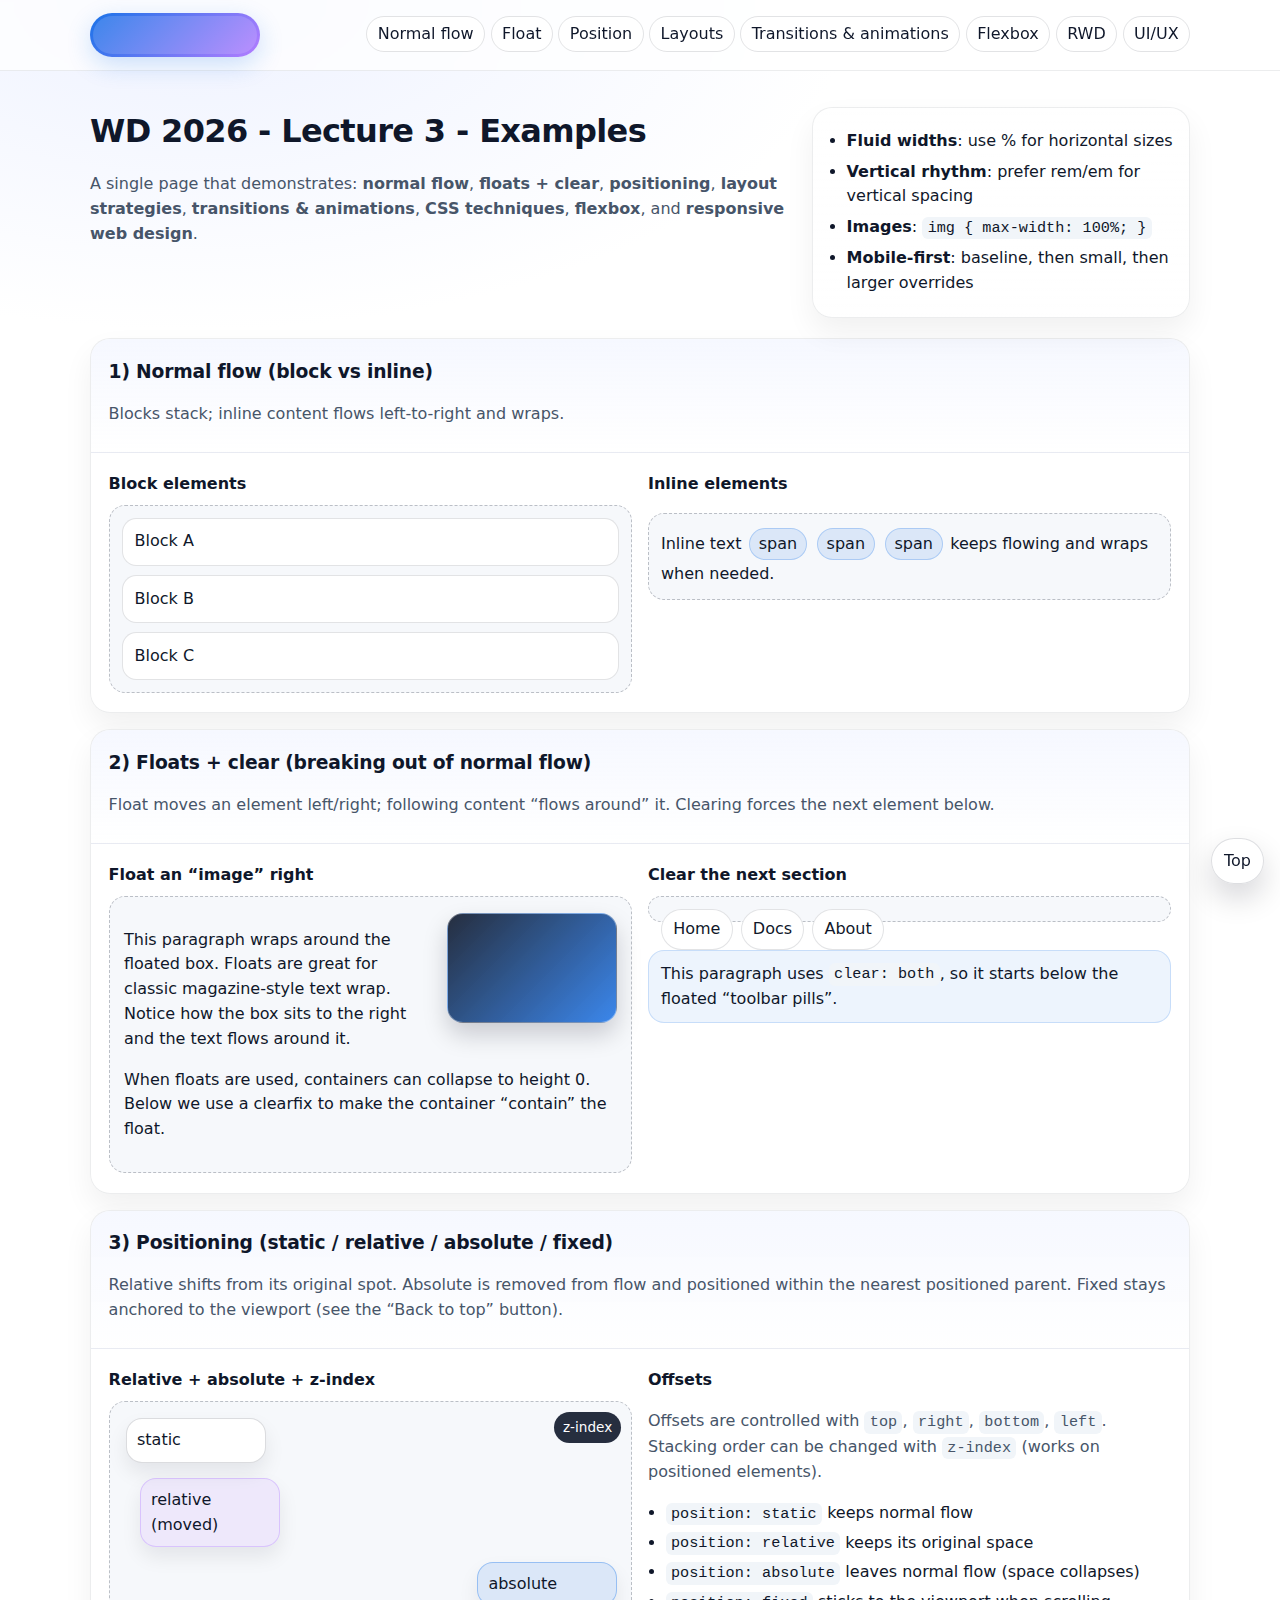
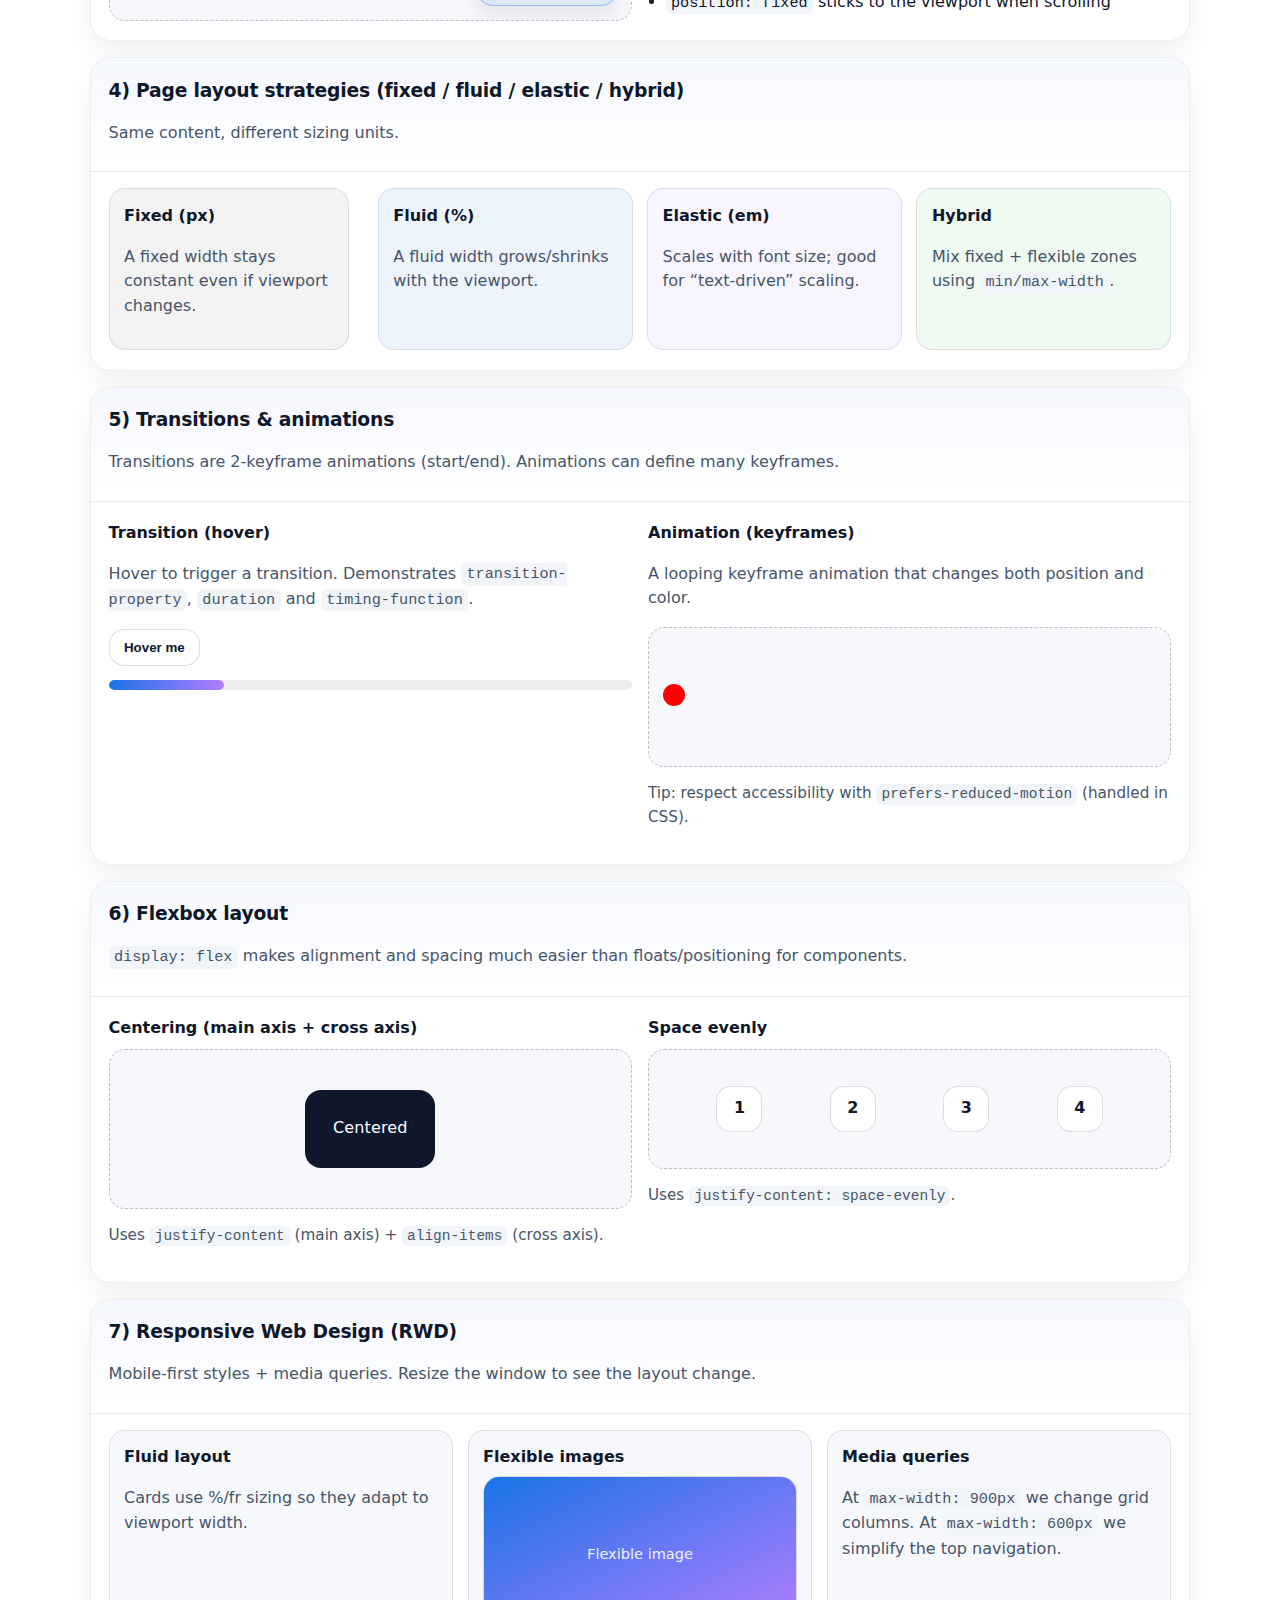
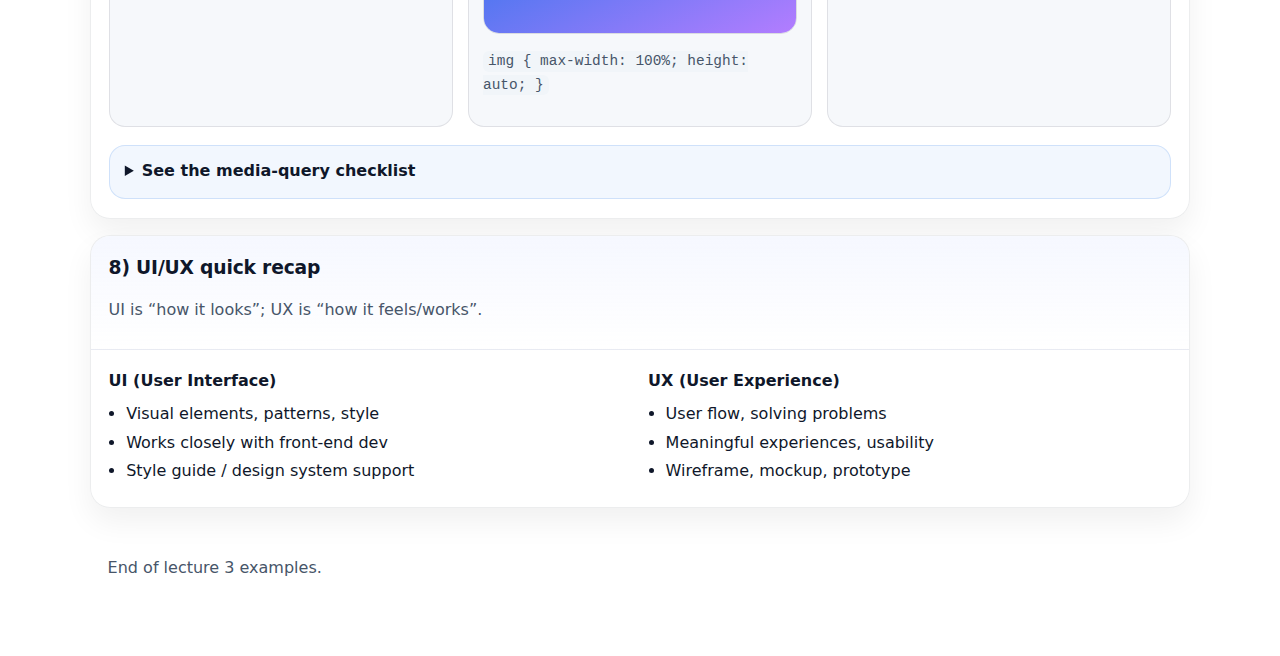
<file: example/index.html>
<!doctype html>
<html lang="en">
  <head>
    <meta charset="utf-8" />
    <meta name="viewport" content="width=device-width, initial-scale=1" />
    <title>WD 2026 - Lecture 3 - Examples</title>
    <link rel="stylesheet" href="./style.css" />
  </head>
  <body>
    <!-- Small accessibility helper: keyboard users can skip the nav/header -->
    <a class="skip-link" href="#content">Skip to content</a>

    <header class="site-header">
      <div class="container header-row">
        <!-- Logo uses the "image replacement" idea: text in HTML, visual logo in CSS -->
        <h1 class="logo" id="logo">WD 2026</h1>
        <nav aria-label="Lecture examples">
          <!-- Just in-page anchors so students can jump between topics -->
          <ul class="nav">
            <li><a href="#normal-flow">Normal flow</a></li>
            <li><a href="#float">Float</a></li>
            <li><a href="#position">Position</a></li>
            <li><a href="#layout">Layouts</a></li>
            <li><a href="#motion">Transitions & animations</a></li>
            <li><a href="#flexbox">Flexbox</a></li>
            <li><a href="#rwd">RWD</a></li>
            <li><a href="#uiux">UI/UX</a></li>
          </ul>
        </nav>
      </div>
    </header>

    <main id="content" class="container">
      <!-- Quick intro + "rules of thumb" from the lecture -->
      <section class="hero">
        <div class="hero-text">
          <h2>WD 2026 - Lecture 3 - Examples</h2>
          <p class="muted">
            A single page that demonstrates: <strong>normal flow</strong>, <strong>floats + clear</strong>,
            <strong>positioning</strong>, <strong>layout strategies</strong>, <strong>transitions & animations</strong>,
            <strong>CSS techniques</strong>, <strong>flexbox</strong>, and <strong>responsive web design</strong>.
          </p>
        </div>
        <div class="hero-card" role="note" aria-label="Quick tips">
          <ul class="checklist">
            <li><strong>Fluid widths</strong>: use % for horizontal sizes</li>
            <li><strong>Vertical rhythm</strong>: prefer rem/em for vertical spacing</li>
            <li><strong>Images</strong>: <code>img { max-width: 100%; }</code></li>
            <li><strong>Mobile-first</strong>: baseline, then small, then larger overrides</li>
          </ul>
        </div>
      </section>

      <!-- Each panel below is one lecture topic, with a couple of small demos -->
      <section id="normal-flow" class="panel">
        <header class="panel-head">
          <h3>1) Normal flow (block vs inline)</h3>
          <p class="muted">Blocks stack; inline content flows left-to-right and wraps.</p>
        </header>

        <div class="demo-grid">
          <div class="demo">
            <h4>Block elements</h4>
            <div class="block-stack">
              <div class="block">Block A</div>
              <div class="block">Block B</div>
              <div class="block">Block C</div>
            </div>
          </div>
          <div class="demo">
            <h4>Inline elements</h4>
            <p class="inline-run">
              Inline text <span class="tag">span</span> <span class="tag">span</span>
              <span class="tag">span</span> keeps flowing and wraps when needed.
            </p>
          </div>
        </div>
      </section>

      <section id="float" class="panel">
        <header class="panel-head">
          <h3>2) Floats + clear (breaking out of normal flow)</h3>
          <p class="muted">
            Float moves an element left/right; following content “flows around” it. Clearing forces the next element below.
          </p>
        </header>

        <div class="demo-grid">
          <div class="demo">
            <h4>Float an “image” right</h4>
            <div class="float-wrap">
              <div class="fake-image float-right" aria-hidden="true"></div>
              <p>
                This paragraph wraps around the floated box. Floats are great for classic magazine-style text wrap.
                Notice how the box sits to the right and the text flows around it.
              </p>
              <p>
                When floats are used, containers can collapse to height 0. Below we use a clearfix to make the container
                “contain” the float.
              </p>
              <div class="clearfix"></div>
            </div>
          </div>

          <div class="demo">
            <h4>Clear the next section</h4>
            <div class="float-toolbar">
              <a class="pill" href="#float">Home</a>
              <a class="pill" href="#position">Docs</a>
              <a class="pill" href="#rwd">About</a>
            </div>
            <p class="clear-both note">
              This paragraph uses <code>clear: both</code>, so it starts below the floated “toolbar pills”.
            </p>
          </div>
        </div>
      </section>

      <section id="position" class="panel">
        <header class="panel-head">
          <h3>3) Positioning (static / relative / absolute / fixed)</h3>
          <p class="muted">
            Relative shifts from its original spot. Absolute is removed from flow and positioned within the nearest positioned parent.
            Fixed stays anchored to the viewport (see the “Back to top” button).
          </p>
        </header>

        <div class="demo-grid">
          <div class="demo">
            <h4>Relative + absolute + z-index</h4>
            <!-- The parent is "position: relative" in CSS so the absolute child has a context -->
            <div class="pos-stage" aria-label="Positioning stage">
              <div class="pos-box static">static</div>
              <div class="pos-box relative">relative (moved)</div>
              <div class="pos-box absolute">absolute</div>
              <div class="pos-badge">z-index</div>
            </div>
          </div>

          <div class="demo">
            <h4>Offsets</h4>
            <p class="muted">
              Offsets are controlled with <code>top</code>, <code>right</code>, <code>bottom</code>, <code>left</code>.
              Stacking order can be changed with <code>z-index</code> (works on positioned elements).
            </p>
            <ul class="bullets">
              <li><code>position: static</code> keeps normal flow</li>
              <li><code>position: relative</code> keeps its original space</li>
              <li><code>position: absolute</code> leaves normal flow (space collapses)</li>
              <li><code>position: fixed</code> sticks to the viewport when scrolling</li>
            </ul>
          </div>
        </div>
      </section>

      <section id="layout" class="panel">
        <header class="panel-head">
          <h3>4) Page layout strategies (fixed / fluid / elastic / hybrid)</h3>
          <p class="muted">Same content, different sizing units.</p>
        </header>

        <div class="layout-grid">
          <article class="layout-card fixed">
            <h4>Fixed (px)</h4>
            <p class="muted">A fixed width stays constant even if viewport changes.</p>
          </article>
          <article class="layout-card fluid">
            <h4>Fluid (%)</h4>
            <p class="muted">A fluid width grows/shrinks with the viewport.</p>
          </article>
          <article class="layout-card elastic">
            <h4>Elastic (em)</h4>
            <p class="muted">Scales with font size; good for “text-driven” scaling.</p>
          </article>
          <article class="layout-card hybrid">
            <h4>Hybrid</h4>
            <p class="muted">Mix fixed + flexible zones using <code>min/max-width</code>.</p>
          </article>
        </div>
      </section>

      <section id="motion" class="panel">
        <header class="panel-head">
          <h3>5) Transitions & animations</h3>
          <p class="muted">Transitions are 2-keyframe animations (start/end). Animations can define many keyframes.</p>
        </header>

        <div class="demo-grid">
          <div class="demo">
            <h4>Transition (hover)</h4>
            <p class="muted">
              Hover to trigger a transition. Demonstrates <code>transition-property</code>, <code>duration</code> and
              <code>timing-function</code>.
            </p>
            <!-- Hover the button and watch both the button and bar animate -->
            <button class="btn">Hover me</button>
            <div class="transition-bar" aria-hidden="true">
              <div class="transition-fill"></div>
            </div>
          </div>

          <div class="demo">
            <h4>Animation (keyframes)</h4>
            <p class="muted">
              A looping keyframe animation that changes both position and color.
            </p>
            <div class="anim-stage" aria-label="Animation stage">
              <div class="dot" aria-hidden="true"></div>
            </div>
            <p class="muted small">
              Tip: respect accessibility with <code>prefers-reduced-motion</code> (handled in CSS).
            </p>
          </div>
        </div>
      </section>

      <section id="flexbox" class="panel">
        <header class="panel-head">
          <h3>6) Flexbox layout</h3>
          <p class="muted">
            <code>display: flex</code> makes alignment and spacing much easier than floats/positioning for components.
          </p>
        </header>

        <div class="demo-grid">
          <div class="demo">
            <h4>Centering (main axis + cross axis)</h4>
            <div class="flex-center">
              <div class="box">Centered</div>
            </div>
            <p class="muted small">
              Uses <code>justify-content</code> (main axis) + <code>align-items</code> (cross axis).
            </p>
          </div>

          <div class="demo">
            <h4>Space evenly</h4>
            <div class="flex-row">
              <div class="mini">1</div>
              <div class="mini">2</div>
              <div class="mini">3</div>
              <div class="mini">4</div>
            </div>
            <p class="muted small">Uses <code>justify-content: space-evenly</code>.</p>
          </div>
        </div>
      </section>

      <section id="rwd" class="panel">
        <header class="panel-head">
          <h3>7) Responsive Web Design (RWD)</h3>
          <p class="muted">
            Mobile-first styles + media queries. Resize the window to see the layout change.
          </p>
        </header>

        <div class="rwd-grid">
          <article class="card">
            <h4>Fluid layout</h4>
            <p class="muted">Cards use %/fr sizing so they adapt to viewport width.</p>
          </article>
          <article class="card">
            <h4>Flexible images</h4>
            <div class="img-frame" aria-label="Example responsive image">
              <!-- Using an inline SVG so the example stays self-contained (no external image file needed) -->
              <img
                alt="A decorative gradient placeholder"
                src="data:image/svg+xml,%3Csvg xmlns='http://www.w3.org/2000/svg' viewBox='0 0 1200 600'%3E%3Cdefs%3E%3ClinearGradient id='g' x1='0' x2='1' y1='0' y2='1'%3E%3Cstop stop-color='%231a73e8'/%3E%3Cstop offset='1' stop-color='%23b37dff'/%3E%3C/linearGradient%3E%3C/defs%3E%3Crect width='1200' height='600' fill='url(%23g)'/%3E%3Ctext x='50%25' y='50%25' dominant-baseline='middle' text-anchor='middle' font-family='system-ui' font-size='56' fill='white' opacity='0.9'%3EFlexible image%3C/text%3E%3C/svg%3E"
              />
            </div>
            <p class="muted small"><code>img { max-width: 100%; height: auto; }</code></p>
          </article>
          <article class="card">
            <h4>Media queries</h4>
            <p class="muted">
              At <code>max-width: 900px</code> we change grid columns.
              At <code>max-width: 600px</code> we simplify the top navigation.
            </p>
          </article>
        </div>

        <details class="details">
          <summary>See the media-query checklist</summary>
          <ul class="bullets">
            <li><strong>width/height</strong>: viewport size</li>
            <li><strong>device-width/height</strong>: actual device screen</li>
            <li><strong>orientation</strong>: portrait vs landscape</li>
            <li><strong>min-/max-*</strong>: enforce limits</li>
            <li><strong>print</strong>: special styles for printing</li>
          </ul>
        </details>
      </section>

      <section id="uiux" class="panel">
        <header class="panel-head">
          <h3>8) UI/UX quick recap</h3>
          <p class="muted">UI is “how it looks”; UX is “how it feels/works”.</p>
        </header>

        <div class="demo-grid">
          <div class="demo">
            <h4>UI (User Interface)</h4>
            <ul class="bullets">
              <li>Visual elements, patterns, style</li>
              <li>Works closely with front-end dev</li>
              <li>Style guide / design system support</li>
            </ul>
          </div>
          <div class="demo">
            <h4>UX (User Experience)</h4>
            <ul class="bullets">
              <li>User flow, solving problems</li>
              <li>Meaningful experiences, usability</li>
              <li>Wireframe, mockup, prototype</li>
            </ul>
          </div>
        </div>
      </section>

      <footer class="site-footer">
        <p class="muted">End of lecture 3 examples.</p>
      </footer>
    </main>

    <a class="to-top" href="#content">Top</a>
  </body>
</html>
</file>
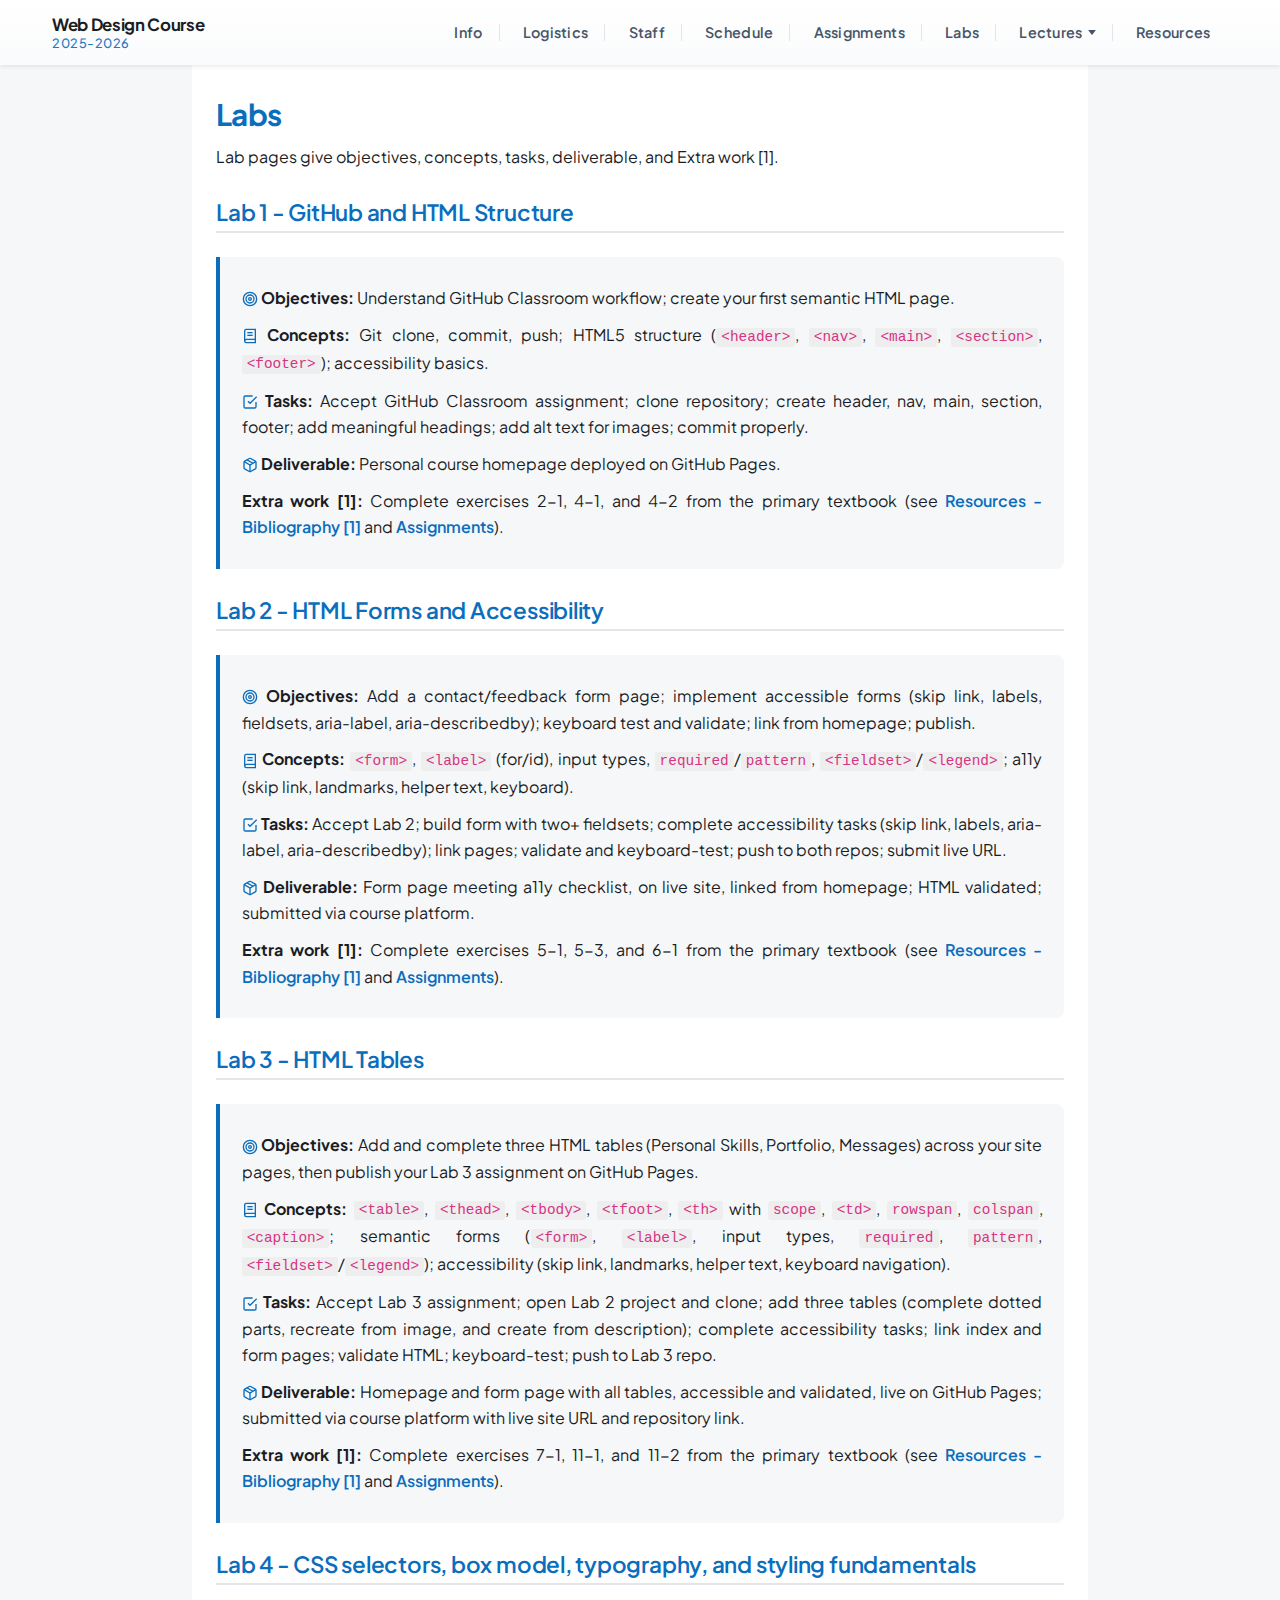
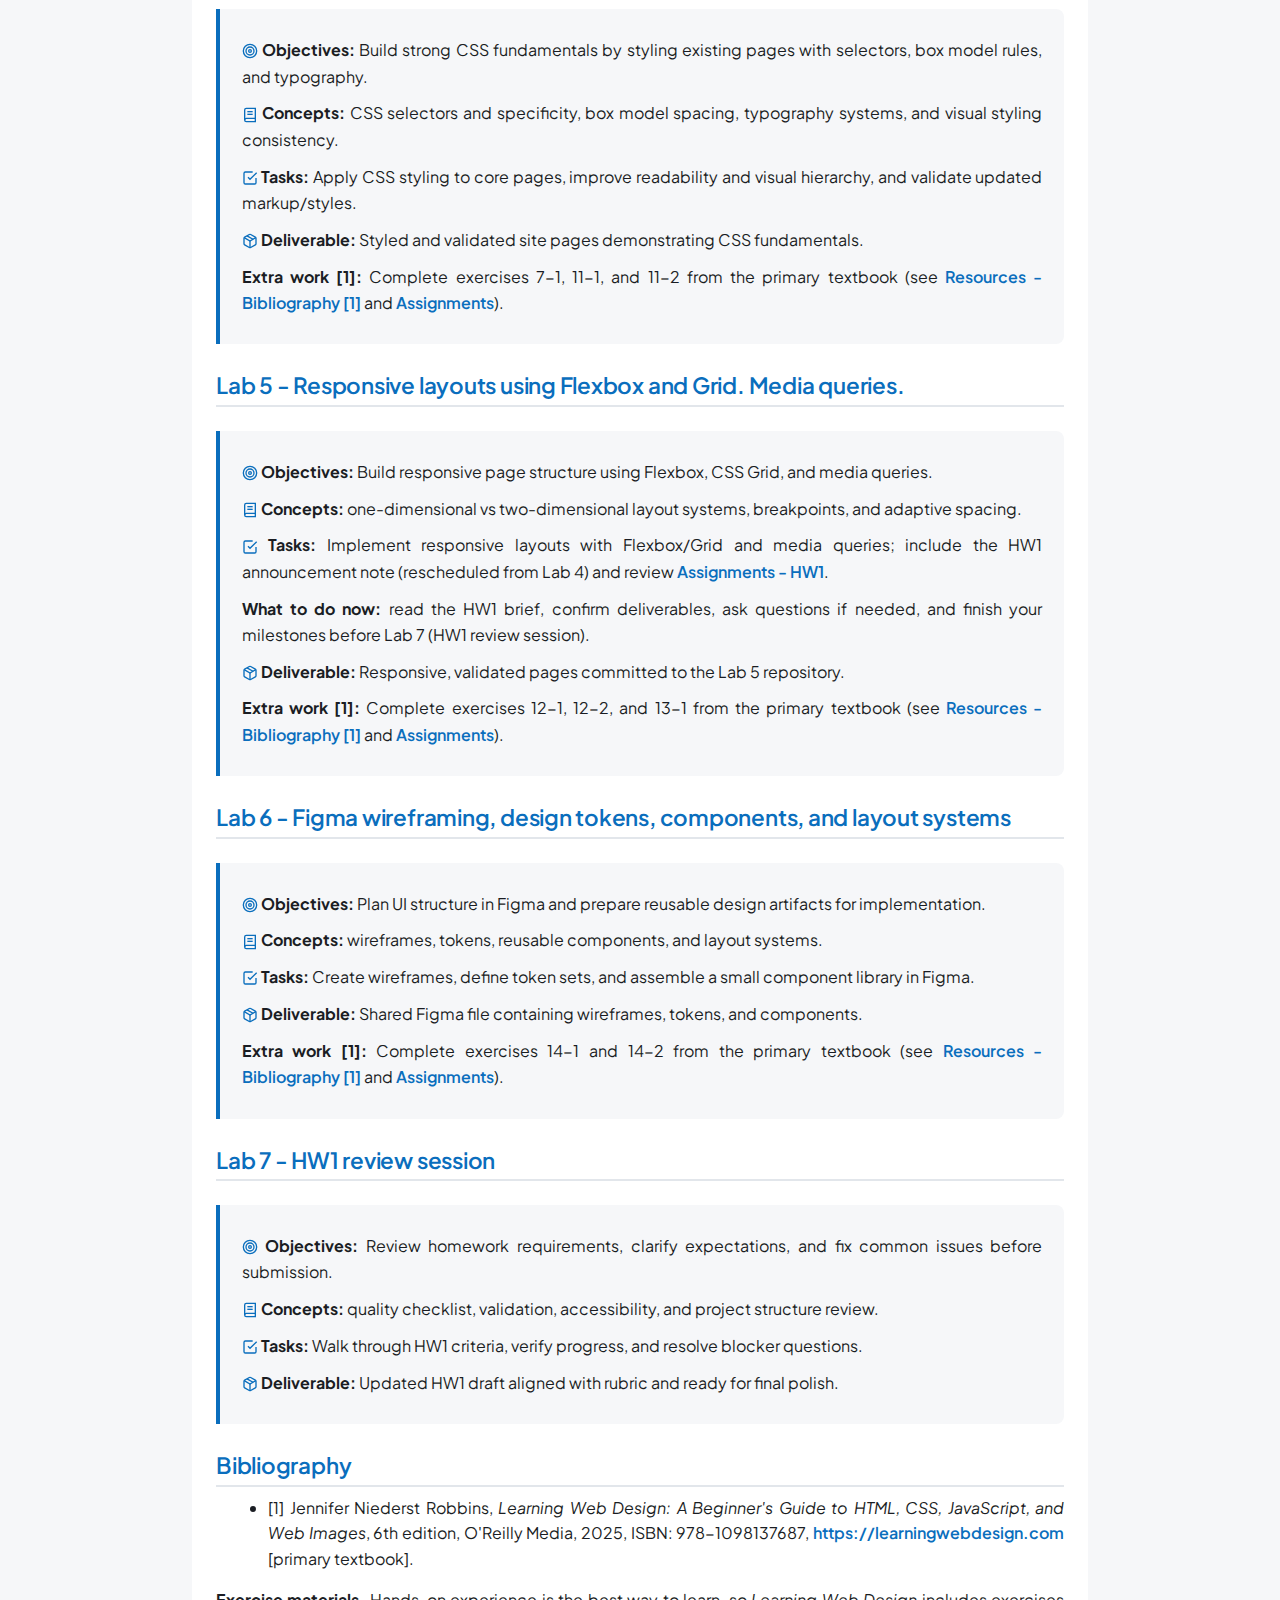
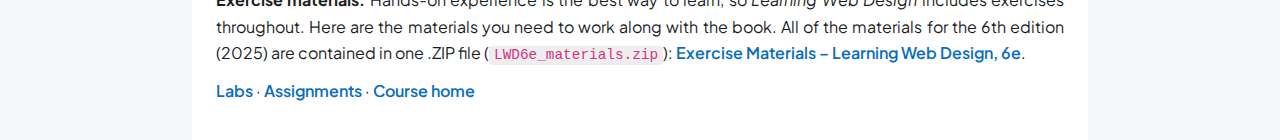
<file: labs/index.html>
<!DOCTYPE html>
<html lang="en">
<head>
	<meta charset="UTF-8">
	<meta name="viewport" content="width=device-width">
	<title>Labs | Web Design Course 2025-2026</title>
	<link rel="shortcut icon" href="../favicon.svg">
	<link href="https://cdn.jsdelivr.net/npm/bootstrap@5.3.3/dist/css/bootstrap.min.css" rel="stylesheet">
	<link rel="stylesheet" href="../style.css">
</head>
<body>
	<a href="#main-content" class="skip-link">Skip to main content</a>
<svg xmlns="http://www.w3.org/2000/svg" style="display:none" aria-hidden="true">
	<defs>
		<symbol id="icon-objective" viewBox="0 0 24 24" fill="none" stroke="currentColor" stroke-width="2"><circle cx="12" cy="12" r="10"/><circle cx="12" cy="12" r="6"/><circle cx="12" cy="12" r="2"/></symbol>
		<symbol id="icon-concept" viewBox="0 0 24 24" fill="none" stroke="currentColor" stroke-width="2"><path d="M4 19.5A2.5 2.5 0 0 1 6.5 17H20"/><path d="M6.5 2H20v20H6.5A2.5 2.5 0 0 1 4 19.5v-15A2.5 2.5 0 0 1 6.5 2z"/><path d="M8 7h8"/><path d="M8 11h8"/></symbol>
		<symbol id="icon-task" viewBox="0 0 24 24" fill="none" stroke="currentColor" stroke-width="2"><path d="M9 11l3 3L22 4"/><path d="M21 12v7a2 2 0 0 1-2 2H5a2 2 0 0 1-2-2V5a2 2 0 0 1 2-2h11"/></symbol>
		<symbol id="icon-deliverable" viewBox="0 0 24 24" fill="none" stroke="currentColor" stroke-width="2"><path d="M16.5 9.4l-9-5.19"/><path d="M21 16V8a2 2 0 0 0-1-1.73l-7-4a2 2 0 0 0-2 0l-7 4A2 2 0 0 0 3 8v8a2 2 0 0 0 1 1.73l7 4a2 2 0 0 0 2 0l7-4A2 2 0 0 0 21 16z"/><path d="M3.27 6.96L12 12.01l8.73-5.05"/><path d="M12 22.08V12"/></symbol>
	</defs>
</svg>

<nav class="navbar navbar-expand-lg navbar-light bg-white border-bottom shadow-sm" aria-label="Main navigation">
	<div class="container-fluid">
		<a class="navbar-brand d-flex align-items-center gap-2" href="../">
			<span><strong>Web Design Course</strong> <span class="text-muted">2025-2026</span></span>
		</a>
		<button class="navbar-toggler" type="button" data-bs-toggle="collapse" data-bs-target="#navbarNav" aria-controls="navbarNav" aria-expanded="false" aria-label="Toggle navigation">
			<span class="navbar-toggler-icon"></span>
		</button>
		<div class="collapse navbar-collapse" id="navbarNav">
			<ul class="navbar-nav ms-auto">
				<li class="nav-item"><a class="nav-link" href="../#info">Info</a></li>
				<li class="nav-item"><a class="nav-link" href="../#logistics">Logistics</a></li>
				<li class="nav-item"><a class="nav-link" href="../staff/">Staff</a></li>
				<li class="nav-item"><a class="nav-link" href="../schedule/">Schedule</a></li>
				<li class="nav-item"><a class="nav-link" href="../assignments/">Assignments</a></li>
				<li class="nav-item"><a class="nav-link" href="../labs/">Labs</a></li>
				<li class="nav-item dropdown">
					<a class="nav-link dropdown-toggle" href="#" id="navbarLectures" role="button" data-bs-toggle="dropdown" aria-expanded="false">Lectures</a>
					<ul class="dropdown-menu dropdown-menu-end" aria-labelledby="navbarLectures">
						<li><a class="dropdown-item" href="../lecture-0/">Lecture 0</a></li>
						<li><a class="dropdown-item" href="../lecture-1/">Lecture 1</a></li>
						<li><a class="dropdown-item" href="../lecture-2/">Lecture 2</a></li>
						<li><a class="dropdown-item" href="../lecture-3/">Lecture 3</a></li>
					</ul>
				</li>
				<li class="nav-item"><a class="nav-link" href="../resources/">Resources</a></li>
			</ul>
		</div>
	</div>
</nav>

<main id="main-content">
	<h1>Labs</h1>
	<p>Lab pages give objectives, concepts, tasks, deliverable, and Extra work [1].</p>

	<section id="lab1">
		<h2 id="lab-1" tabindex="-1"><a class="header-anchor" href="1/">Lab 1 - GitHub and HTML Structure</a></h2>
		<div class="lab-block">
			<p><strong><svg class="icon-svg" aria-hidden="true" focusable="false"><use href="#icon-objective"/></svg> Objectives:</strong> Understand GitHub Classroom workflow; create your first semantic HTML page.</p>
			<p><strong><svg class="icon-svg" aria-hidden="true" focusable="false"><use href="#icon-concept"/></svg> Concepts:</strong> Git clone, commit, push; HTML5 structure (<code>&lt;header&gt;</code>, <code>&lt;nav&gt;</code>, <code>&lt;main&gt;</code>, <code>&lt;section&gt;</code>, <code>&lt;footer&gt;</code>); accessibility basics.</p>
			<p><strong><svg class="icon-svg" aria-hidden="true" focusable="false"><use href="#icon-task"/></svg> Tasks:</strong> Accept GitHub Classroom assignment; clone repository; create header, nav, main, section, footer; add meaningful headings; add alt text for images; commit properly.</p>
			<p><strong><svg class="icon-svg" aria-hidden="true" focusable="false"><use href="#icon-deliverable"/></svg> Deliverable:</strong> Personal course homepage deployed on GitHub Pages.</p>
			<p><strong>Extra work [1]:</strong> Complete exercises 2-1, 4-1, and 4-2 from the primary textbook (see <a href="../resources/#primary-textbook">Resources - Bibliography [1]</a> and <a href="../assignments/">Assignments</a>).</p>
		</div>
	</section>

	<section id="lab2">
		<h2 id="lab-2" tabindex="-1"><a class="header-anchor" href="2/">Lab 2 - HTML Forms and Accessibility</a></h2>
		<div class="lab-block">
			<p><strong><svg class="icon-svg" aria-hidden="true" focusable="false"><use href="#icon-objective"/></svg> Objectives:</strong> Add a contact/feedback form page; implement accessible forms (skip link, labels, fieldsets, aria-label, aria-describedby); keyboard test and validate; link from homepage; publish.</p>
			<p><strong><svg class="icon-svg" aria-hidden="true" focusable="false"><use href="#icon-concept"/></svg> Concepts:</strong> <code>&lt;form&gt;</code>, <code>&lt;label&gt;</code> (for/id), input types, <code>required</code>/<code>pattern</code>, <code>&lt;fieldset&gt;</code>/<code>&lt;legend&gt;</code>; a11y (skip link, landmarks, helper text, keyboard).</p>
			<p><strong><svg class="icon-svg" aria-hidden="true" focusable="false"><use href="#icon-task"/></svg> Tasks:</strong> Accept Lab 2; build form with two+ fieldsets; complete accessibility tasks (skip link, labels, aria-label, aria-describedby); link pages; validate and keyboard-test; push to both repos; submit live URL.</p>
			<p><strong><svg class="icon-svg" aria-hidden="true" focusable="false"><use href="#icon-deliverable"/></svg> Deliverable:</strong> Form page meeting a11y checklist, on live site, linked from homepage; HTML validated; submitted via course platform.</p>
<p><strong>Extra work [1]:</strong> Complete exercises 5-1, 5-3, and 6-1 from the primary textbook (see <a href="../resources/#primary-textbook">Resources - Bibliography [1]</a> and <a href="../assignments/">Assignments</a>).</p>
			</div>
	</section>

	<section id="lab3">
		<h2 id="lab-3" tabindex="-1"><a class="header-anchor" href="3/">Lab 3 - HTML Tables</a></h2>
		<div class="lab-block">
			<p><strong><svg class="icon-svg" aria-hidden="true" focusable="false"><use href="#icon-objective"/></svg> Objectives:</strong> Add and complete three HTML tables (Personal Skills, Portfolio, Messages) across your site pages, then publish your Lab 3 assignment on GitHub Pages.</p>
			<p><strong><svg class="icon-svg" aria-hidden="true" focusable="false"><use href="#icon-concept"/></svg> Concepts:</strong> <code>&lt;table&gt;</code>, <code>&lt;thead&gt;</code>, <code>&lt;tbody&gt;</code>, <code>&lt;tfoot&gt;</code>, <code>&lt;th&gt;</code> with <code>scope</code>, <code>&lt;td&gt;</code>, <code>rowspan</code>, <code>colspan</code>, <code>&lt;caption&gt;</code>; semantic forms (<code>&lt;form&gt;</code>, <code>&lt;label&gt;</code>, input types, <code>required</code>, <code>pattern</code>, <code>&lt;fieldset&gt;</code>/<code>&lt;legend&gt;</code>); accessibility (skip link, landmarks, helper text, keyboard navigation).</p>
			<p><strong><svg class="icon-svg" aria-hidden="true" focusable="false"><use href="#icon-task"/></svg> Tasks:</strong> Accept Lab 3 assignment; open Lab 2 project and clone; add three tables (complete dotted parts, recreate from image, and create from description); complete accessibility tasks; link index and form pages; validate HTML; keyboard-test; push to Lab 3 repo.</p>
			<p><strong><svg class="icon-svg" aria-hidden="true" focusable="false"><use href="#icon-deliverable"/></svg> Deliverable:</strong> Homepage and form page with all tables, accessible and validated, live on GitHub Pages; submitted via course platform with live site URL and repository link.</p>
			<p><strong>Extra work [1]:</strong> Complete exercises 7-1, 11-1, and 11-2 from the primary textbook (see <a href="../resources/#primary-textbook">Resources - Bibliography [1]</a> and <a href="../assignments/">Assignments</a>).</p>
		</div>
	</section>

	<section id="lab4">
		<h2 id="lab-4" tabindex="-1"><a class="header-anchor" href="4/">Lab 4 - CSS selectors, box model, typography, and styling fundamentals</a></h2>
		<div class="lab-block">
			<p><strong><svg class="icon-svg" aria-hidden="true" focusable="false"><use href="#icon-objective"/></svg> Objectives:</strong> Build strong CSS fundamentals by styling existing pages with selectors, box model rules, and typography.</p>
			<p><strong><svg class="icon-svg" aria-hidden="true" focusable="false"><use href="#icon-concept"/></svg> Concepts:</strong> CSS selectors and specificity, box model spacing, typography systems, and visual styling consistency.</p>
			<p><strong><svg class="icon-svg" aria-hidden="true" focusable="false"><use href="#icon-task"/></svg> Tasks:</strong> Apply CSS styling to core pages, improve readability and visual hierarchy, and validate updated markup/styles.</p>
			<p><strong><svg class="icon-svg" aria-hidden="true" focusable="false"><use href="#icon-deliverable"/></svg> Deliverable:</strong> Styled and validated site pages demonstrating CSS fundamentals.</p>
			<p><strong>Extra work [1]:</strong> Complete exercises 7-1, 11-1, and 11-2 from the primary textbook (see <a href="../resources/#primary-textbook">Resources - Bibliography [1]</a> and <a href="../assignments/">Assignments</a>).</p>
		</div>
	</section>

	<section id="lab5">
		<h2 id="lab-5" tabindex="-1"><a class="header-anchor" href="5/">Lab 5 - Responsive layouts using Flexbox and Grid. Media queries.</a></h2>
		<div class="lab-block">
			<p><strong><svg class="icon-svg" aria-hidden="true" focusable="false"><use href="#icon-objective"/></svg> Objectives:</strong> Build responsive page structure using Flexbox, CSS Grid, and media queries.</p>
			<p><strong><svg class="icon-svg" aria-hidden="true" focusable="false"><use href="#icon-concept"/></svg> Concepts:</strong> one-dimensional vs two-dimensional layout systems, breakpoints, and adaptive spacing.</p>
			<p><strong><svg class="icon-svg" aria-hidden="true" focusable="false"><use href="#icon-task"/></svg> Tasks:</strong> Implement responsive layouts with Flexbox/Grid and media queries; include the HW1 announcement note (rescheduled from Lab 4) and review <a href="../assignments/#hw1">Assignments - HW1</a>.</p>
			<p><strong>What to do now:</strong> read the HW1 brief, confirm deliverables, ask questions if needed, and finish your milestones before Lab 7 (HW1 review session).</p>
			<p><strong><svg class="icon-svg" aria-hidden="true" focusable="false"><use href="#icon-deliverable"/></svg> Deliverable:</strong> Responsive, validated pages committed to the Lab 5 repository.</p>
			<p><strong>Extra work [1]:</strong> Complete exercises 12-1, 12-2, and 13-1 from the primary textbook (see <a href="../resources/#primary-textbook">Resources - Bibliography [1]</a> and <a href="../assignments/">Assignments</a>).</p>
		</div>
	</section>

	<section id="lab6">
		<h2 id="lab-6" tabindex="-1"><a class="header-anchor" href="6/">Lab 6 - Figma wireframing, design tokens, components, and layout systems</a></h2>
		<div class="lab-block">
			<p><strong><svg class="icon-svg" aria-hidden="true" focusable="false"><use href="#icon-objective"/></svg> Objectives:</strong> Plan UI structure in Figma and prepare reusable design artifacts for implementation.</p>
			<p><strong><svg class="icon-svg" aria-hidden="true" focusable="false"><use href="#icon-concept"/></svg> Concepts:</strong> wireframes, tokens, reusable components, and layout systems.</p>
			<p><strong><svg class="icon-svg" aria-hidden="true" focusable="false"><use href="#icon-task"/></svg> Tasks:</strong> Create wireframes, define token sets, and assemble a small component library in Figma.</p>
			<p><strong><svg class="icon-svg" aria-hidden="true" focusable="false"><use href="#icon-deliverable"/></svg> Deliverable:</strong> Shared Figma file containing wireframes, tokens, and components.</p>
			<p><strong>Extra work [1]:</strong> Complete exercises 14-1 and 14-2 from the primary textbook (see <a href="../resources/#primary-textbook">Resources - Bibliography [1]</a> and <a href="../assignments/">Assignments</a>).</p>
		</div>
	</section>

	<section id="lab7">
		<h2 id="lab-7" tabindex="-1"><a class="header-anchor" href="7/">Lab 7 - HW1 review session</a></h2>
		<div class="lab-block">
			<p><strong><svg class="icon-svg" aria-hidden="true" focusable="false"><use href="#icon-objective"/></svg> Objectives:</strong> Review homework requirements, clarify expectations, and fix common issues before submission.</p>
			<p><strong><svg class="icon-svg" aria-hidden="true" focusable="false"><use href="#icon-concept"/></svg> Concepts:</strong> quality checklist, validation, accessibility, and project structure review.</p>
			<p><strong><svg class="icon-svg" aria-hidden="true" focusable="false"><use href="#icon-task"/></svg> Tasks:</strong> Walk through HW1 criteria, verify progress, and resolve blocker questions.</p>
			<p><strong><svg class="icon-svg" aria-hidden="true" focusable="false"><use href="#icon-deliverable"/></svg> Deliverable:</strong> Updated HW1 draft aligned with rubric and ready for final polish.</p>
		</div>
	</section>

	<section id="bibliography" aria-labelledby="bibliography-heading">
		<h2 id="bibliography-heading" tabindex="-1"><a class="header-anchor" href="#bibliography">Bibliography</a></h2>
		<ul>
			<li id="ref1">[1] Jennifer Niederst Robbins, <em>Learning Web Design: A Beginner's Guide to HTML, CSS, JavaScript, and Web Images</em>, 6th edition, O'Reilly Media, 2025, ISBN: 978-1098137687, <a href="https://learningwebdesign.com">https://learningwebdesign.com</a> [primary textbook].</li>
		</ul>
		<p><strong>Exercise materials.</strong> Hands-on experience is the best way to learn, so <em>Learning Web Design</em> includes exercises throughout. Here are the materials you need to work along with the book. All of the materials for the 6th edition (2025) are contained in one .ZIP file (<code>LWD6e_materials.zip</code>): <a href="https://learningwebdesign.com/6e/materials/index.html">Exercise Materials – Learning Web Design, 6e</a>.</p>
	</section>

	<p><a href="./">Labs</a> · <a href="../assignments/">Assignments</a> · <a href="../">Course home</a></p>
</main>

<button id="back-to-top" type="button">Back to Top</button>
<script>
	document.getElementById('back-to-top').addEventListener('click', function () {
		window.scrollTo({ top: 0, behavior: 'smooth' });
	});
	window.addEventListener('scroll', function () {
		document.body.classList.toggle('scrolled', window.scrollY > 300);
	});
</script>
<script src="https://cdn.jsdelivr.net/npm/bootstrap@5.3.3/dist/js/bootstrap.bundle.min.js"></script>
</body>
</html>
</file>
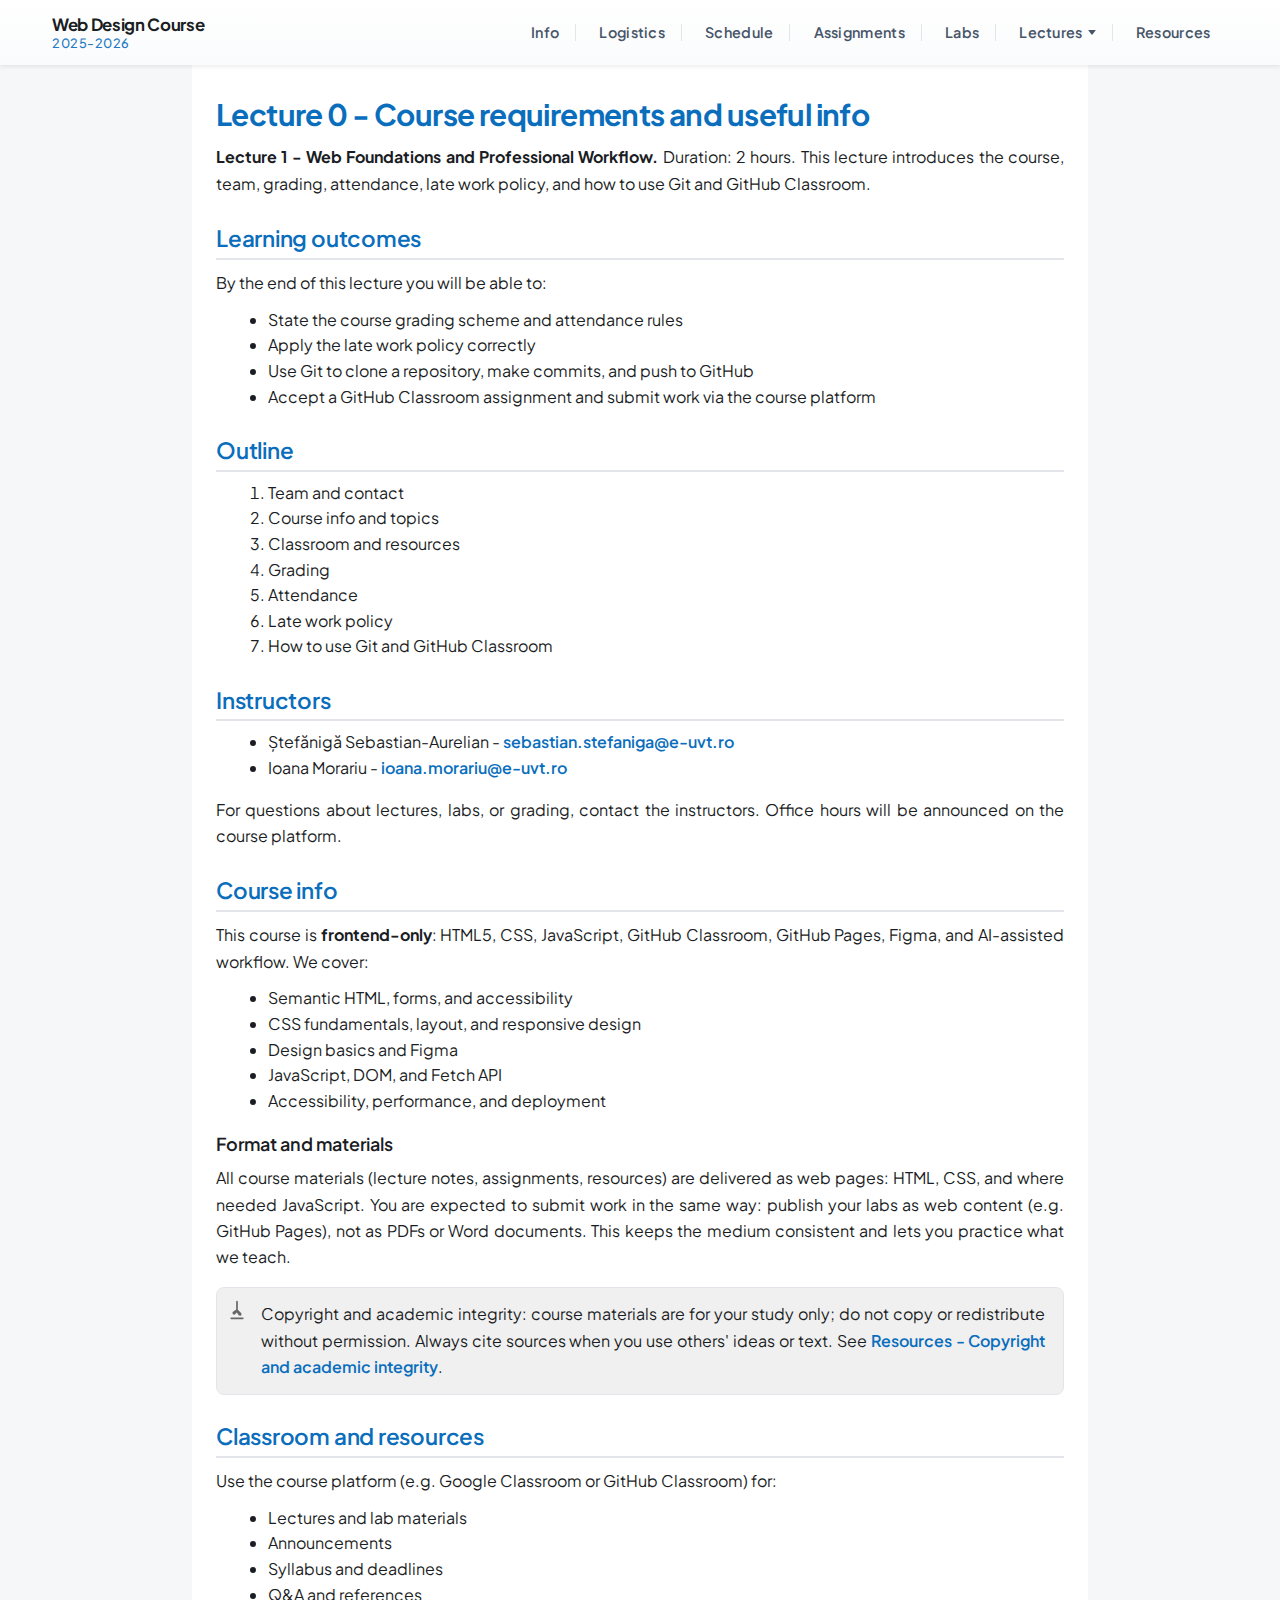
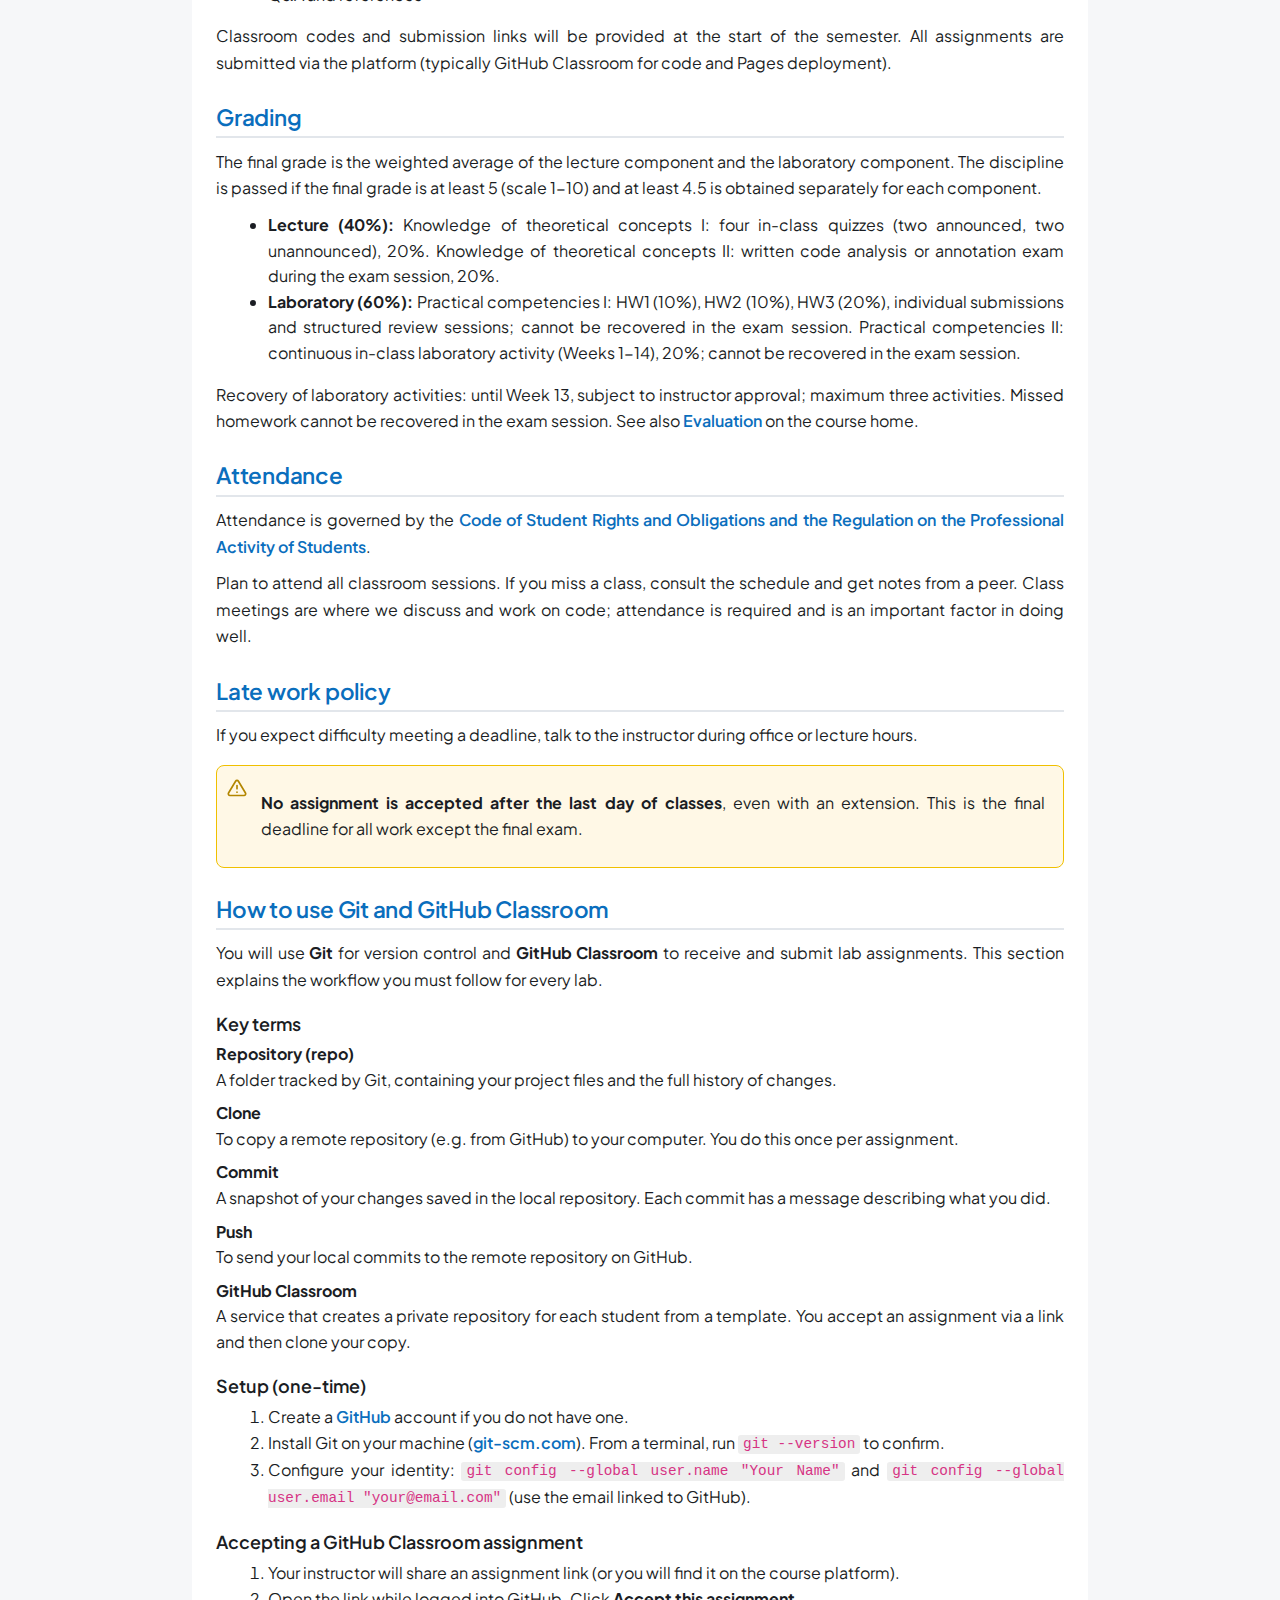
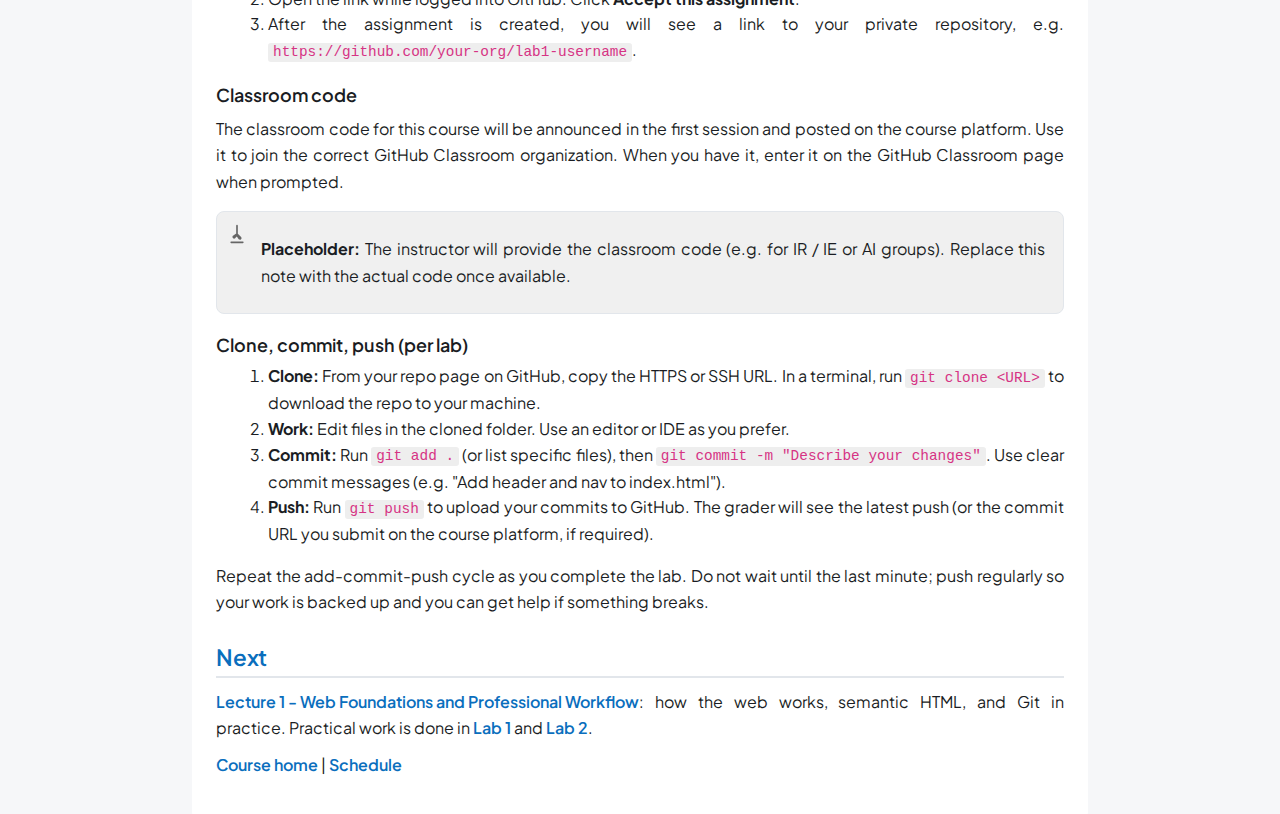
<file: lecture-0/index.html>
<!DOCTYPE html>
<html lang="en">
<head>
	<meta charset="UTF-8">
	<meta name="viewport" content="width=device-width">
	<title>Lecture 0 - Course requirements and useful info | Web Design Course 2025-2026</title>
	<link rel="shortcut icon" href="../favicon.svg">
	<link href="https://cdn.jsdelivr.net/npm/bootstrap@5.3.3/dist/css/bootstrap.min.css" rel="stylesheet">
	<link rel="stylesheet" href="../style.css">
</head>
<body>
	<a href="#main-content" class="skip-link">Skip to main content</a>

<nav class="navbar navbar-expand-lg navbar-light bg-white border-bottom shadow-sm" aria-label="Main navigation">
	<div class="container-fluid">
		<a class="navbar-brand d-flex align-items-center gap-2" href="../">
			<span><strong>Web Design Course</strong> <span class="text-muted">2025-2026</span></span>
		</a>
		<button class="navbar-toggler" type="button" data-bs-toggle="collapse" data-bs-target="#navbarNav" aria-controls="navbarNav" aria-expanded="false" aria-label="Toggle navigation">
			<span class="navbar-toggler-icon"></span>
		</button>
		<div class="collapse navbar-collapse" id="navbarNav">
			<ul class="navbar-nav ms-auto">
				<li class="nav-item"><a class="nav-link" href="../#info">Info</a></li>
				<li class="nav-item"><a class="nav-link" href="../#logistics">Logistics</a></li>
				<li class="nav-item"><a class="nav-link" href="../schedule/">Schedule</a></li>
				<li class="nav-item"><a class="nav-link" href="../assignments/">Assignments</a></li>
				<li class="nav-item"><a class="nav-link" href="../labs/">Labs</a></li>
				<li class="nav-item dropdown">
					<a class="nav-link dropdown-toggle" href="#" id="navbarLectures" role="button" data-bs-toggle="dropdown" aria-expanded="false">Lectures</a>
					<ul class="dropdown-menu dropdown-menu-end" aria-labelledby="navbarLectures">
						<li><a class="dropdown-item" href="../lecture-0/">Lecture 0</a></li>
						<li><a class="dropdown-item" href="../lecture-1/">Lecture 1</a></li>
						<li><a class="dropdown-item" href="../lecture-2/">Lecture 2</a></li>
						<li><a class="dropdown-item" href="../lecture-3/">Lecture 3</a></li>
					</ul>
				</li>
				<li class="nav-item"><a class="nav-link" href="../resources/">Resources</a></li>
			</ul>
		</div>
	</div>
</nav>

<main id="main-content">
	<article>
		<header>
			<h1>Lecture 0 - Course requirements and useful info</h1>
			<p><strong>Lecture 1 - Web Foundations and Professional Workflow.</strong> Duration: <time datetime="PT2H">2 hours</time>. This lecture introduces the course, team, grading, attendance, late work policy, and how to use Git and GitHub Classroom.</p>
		</header>

		<section aria-labelledby="learning-outcomes-heading">
			<h2 id="learning-outcomes-heading" tabindex="-1"><a class="header-anchor" href="#learning-outcomes-heading">Learning outcomes</a></h2>
			<p>By the end of this lecture you will be able to:</p>
			<ul>
				<li>State the course grading scheme and attendance rules</li>
				<li>Apply the late work policy correctly</li>
				<li>Use Git to clone a repository, make commits, and push to GitHub</li>
				<li>Accept a GitHub Classroom assignment and submit work via the course platform</li>
			</ul>
		</section>

		<section aria-labelledby="outline-heading">
			<h2 id="outline-heading" tabindex="-1"><a class="header-anchor" href="#outline-heading">Outline</a></h2>
			<ol>
				<li>Team and contact</li>
				<li>Course info and topics</li>
				<li>Classroom and resources</li>
				<li>Grading</li>
				<li>Attendance</li>
				<li>Late work policy</li>
				<li>How to use Git and GitHub Classroom</li>
			</ol>
		</section>

		<section aria-labelledby="team-heading">
			<h2 id="team-heading" tabindex="-1"><a class="header-anchor" href="#team-heading">Instructors</a></h2>
			<ul>
				<li>Ștefănigă Sebastian-Aurelian - <a href="mailto:sebastian.stefaniga@e-uvt.ro">sebastian.stefaniga@e-uvt.ro</a></li>
				<li>Ioana Morariu - <a href="mailto:ioana.morariu@e-uvt.ro">ioana.morariu@e-uvt.ro</a></li>
			</ul>
			<p>For questions about lectures, labs, or grading, contact the instructors. Office hours will be announced on the course platform.</p>
		</section>

		<section aria-labelledby="course-info-heading">
			<h2 id="course-info-heading" tabindex="-1"><a class="header-anchor" href="#course-info-heading">Course info</a></h2>
			<p>This course is <strong>frontend-only</strong>: HTML5, CSS, JavaScript, GitHub Classroom, GitHub Pages, Figma, and AI-assisted workflow. We cover:</p>
			<ul>
				<li>Semantic HTML, forms, and accessibility</li>
				<li>CSS fundamentals, layout, and responsive design</li>
				<li>Design basics and Figma</li>
				<li>JavaScript, DOM, and Fetch API</li>
				<li>Accessibility, performance, and deployment</li>
			</ul>
			<h3 id="course-format-materials" tabindex="-1"><a class="header-anchor" href="#course-format-materials">Format and materials</a></h3>
			<p>All course materials (lecture notes, assignments, resources) are delivered as web pages: HTML, CSS, and where needed JavaScript. You are expected to submit work in the same way: publish your labs as web content (e.g. GitHub Pages), not as PDFs or Word documents. This keeps the medium consistent and lets you practice what we teach.</p>
			<p class="note">Copyright and academic integrity: course materials are for your study only; do not copy or redistribute without permission. Always cite sources when you use others' ideas or text. See <a href="../resources/#copyright-integrity">Resources - Copyright and academic integrity</a>.</p>
		</section>

		<section aria-labelledby="classroom-heading">
			<h2 id="classroom-heading" tabindex="-1"><a class="header-anchor" href="#classroom-heading">Classroom and resources</a></h2>
			<p>Use the course platform (e.g. Google Classroom or GitHub Classroom) for:</p>
			<ul>
				<li>Lectures and lab materials</li>
				<li>Announcements</li>
				<li>Syllabus and deadlines</li>
				<li>Q&amp;A and references</li>
			</ul>
			<p>Classroom codes and submission links will be provided at the start of the semester. All assignments are submitted via the platform (typically GitHub Classroom for code and Pages deployment).</p>
		</section>

		<section aria-labelledby="grading-heading">
			<h2 id="grading-heading" tabindex="-1"><a class="header-anchor" href="#grading-heading">Grading</a></h2>
			<p>The final grade is the weighted average of the lecture component and the laboratory component. The discipline is passed if the final grade is at least 5 (scale 1-10) and at least 4.5 is obtained separately for each component.</p>
			<ul>
				<li><strong>Lecture (40%):</strong> Knowledge of theoretical concepts I: four in-class quizzes (two announced, two unannounced), 20%. Knowledge of theoretical concepts II: written code analysis or annotation exam during the exam session, 20%.</li>
				<li><strong>Laboratory (60%):</strong> Practical competencies I: HW1 (10%), HW2 (10%), HW3 (20%), individual submissions and structured review sessions; cannot be recovered in the exam session. Practical competencies II: continuous in-class laboratory activity (Weeks 1-14), 20%; cannot be recovered in the exam session.</li>
			</ul>
			<p>Recovery of laboratory activities: until Week 13, subject to instructor approval; maximum three activities. Missed homework cannot be recovered in the exam session. See also <a href="../#evaluation">Evaluation</a> on the course home.</p>
		</section>

		<section aria-labelledby="attendance-heading">
			<h2 id="attendance-heading" tabindex="-1"><a class="header-anchor" href="#attendance-heading">Attendance</a></h2>
			<p>Attendance is governed by the <a href="https://www.uvt.ro/educatie/info-studenti-proces-educational/regulamente-metodologii-si-proceduri/">Code of Student Rights and Obligations and the Regulation on the Professional Activity of Students</a>.</p>
			<p>Plan to attend all classroom sessions. If you miss a class, consult the schedule and get notes from a peer. Class meetings are where we discuss and work on code; attendance is required and is an important factor in doing well.</p>
		</section>

		<section aria-labelledby="late-work-heading">
			<h2 id="late-work-heading" tabindex="-1"><a class="header-anchor" href="#late-work-heading">Late work policy</a></h2>
			<p>If you expect difficulty meeting a deadline, talk to the instructor during office or lecture hours.</p>
			<div class="warning">
				<p><strong>No assignment is accepted after the last day of classes</strong>, even with an extension. This is the final deadline for all work except the final exam.</p>
			</div>
		</section>

		<section aria-labelledby="git-heading">
			<h2 id="git-heading" tabindex="-1"><a class="header-anchor" href="#git-heading">How to use Git and GitHub Classroom</a></h2>
			<p>You will use <strong>Git</strong> for version control and <strong>GitHub Classroom</strong> to receive and submit lab assignments. This section explains the workflow you must follow for every lab.</p>

			<h3 id="key-terms-git" tabindex="-1"><a class="header-anchor" href="#key-terms-git">Key terms</a></h3>
			<dl>
				<dt>Repository (repo)</dt>
				<dd>A folder tracked by Git, containing your project files and the full history of changes.</dd>
				<dt>Clone</dt>
				<dd>To copy a remote repository (e.g. from GitHub) to your computer. You do this once per assignment.</dd>
				<dt>Commit</dt>
				<dd>A snapshot of your changes saved in the local repository. Each commit has a message describing what you did.</dd>
				<dt>Push</dt>
				<dd>To send your local commits to the remote repository on GitHub.</dd>
				<dt>GitHub Classroom</dt>
				<dd>A service that creates a private repository for each student from a template. You accept an assignment via a link and then clone your copy.</dd>
			</dl>

			<h3 id="git-setup" tabindex="-1"><a class="header-anchor" href="#git-setup">Setup (one-time)</a></h3>
			<ol>
				<li>Create a <a href="https://github.com/">GitHub</a> account if you do not have one.</li>
				<li>Install Git on your machine (<a href="https://git-scm.com/">git-scm.com</a>). From a terminal, run <code>git --version</code> to confirm.</li>
				<li>Configure your identity: <code>git config --global user.name "Your Name"</code> and <code>git config --global user.email "your@email.com"</code> (use the email linked to GitHub).</li>
			</ol>

			<h3 id="accept-assignment" tabindex="-1"><a class="header-anchor" href="#accept-assignment">Accepting a GitHub Classroom assignment</a></h3>
			<ol>
				<li>Your instructor will share an assignment link (or you will find it on the course platform).</li>
				<li>Open the link while logged into GitHub. Click <strong>Accept this assignment</strong>.</li>
				<li>After the assignment is created, you will see a link to your private repository, e.g. <code>https://github.com/your-org/lab1-username</code>.</li>
			</ol>

			<h3 id="classroom-code" tabindex="-1"><a class="header-anchor" href="#classroom-code">Classroom code</a></h3>
			<p>The classroom code for this course will be announced in the first session and posted on the course platform. Use it to join the correct GitHub Classroom organization. When you have it, enter it on the GitHub Classroom page when prompted.</p>
			<div class="note">
				<p><strong>Placeholder:</strong> The instructor will provide the classroom code (e.g. for IR / IE or AI groups). Replace this note with the actual code once available.</p>
			</div>

			<h3 id="clone-commit-push" tabindex="-1"><a class="header-anchor" href="#clone-commit-push">Clone, commit, push (per lab)</a></h3>
			<ol>
				<li><strong>Clone:</strong> From your repo page on GitHub, copy the HTTPS or SSH URL. In a terminal, run <code>git clone &lt;URL&gt;</code> to download the repo to your machine.</li>
				<li><strong>Work:</strong> Edit files in the cloned folder. Use an editor or IDE as you prefer.</li>
				<li><strong>Commit:</strong> Run <code>git add .</code> (or list specific files), then <code>git commit -m "Describe your changes"</code>. Use clear commit messages (e.g. "Add header and nav to index.html").</li>
				<li><strong>Push:</strong> Run <code>git push</code> to upload your commits to GitHub. The grader will see the latest push (or the commit URL you submit on the course platform, if required).</li>
			</ol>
			<p>Repeat the add-commit-push cycle as you complete the lab. Do not wait until the last minute; push regularly so your work is backed up and you can get help if something breaks.</p>
		</section>

		<section aria-labelledby="next-heading">
			<h2 id="next-heading" tabindex="-1"><a class="header-anchor" href="#next-heading">Next</a></h2>
			<p><a href="../lecture-1/" class="link-next">Lecture 1 - Web Foundations and Professional Workflow</a>: how the web works, semantic HTML, and Git in practice. Practical work is done in <a href="../labs/">Lab 1</a> and <a href="../labs/2/">Lab 2</a>.</p>
			<p><a href="../">Course home</a> | <a href="../schedule/">Schedule</a></p>
		</section>
	</article>
</main>

<button id="back-to-top" type="button">Back to Top</button>
<script>
	document.getElementById('back-to-top').addEventListener('click', function () {
		window.scrollTo({ top: 0, behavior: 'smooth' });
	});
	window.addEventListener('scroll', function () {
		document.body.classList.toggle('scrolled', window.scrollY > 300);
	});
</script>
<script src="https://cdn.jsdelivr.net/npm/bootstrap@5.3.3/dist/js/bootstrap.bundle.min.js"></script>
</body>
</html>
</file>
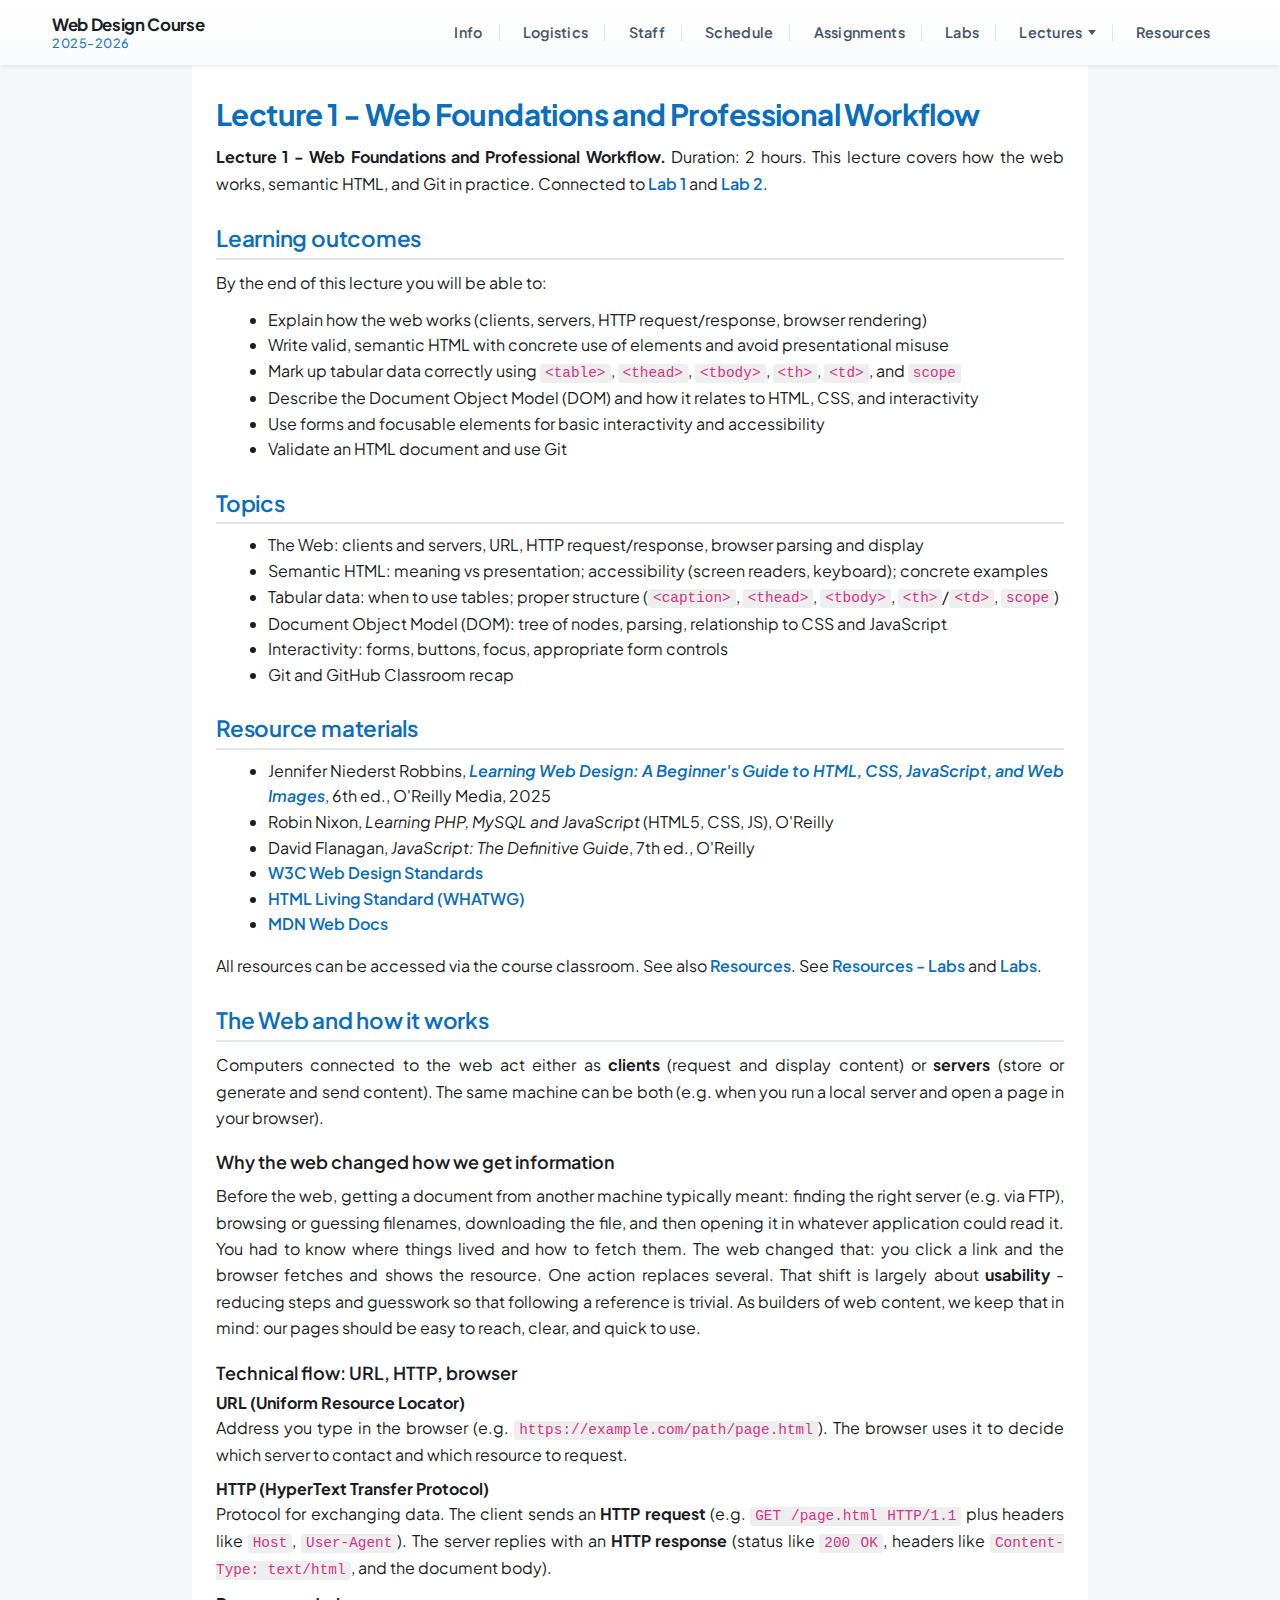
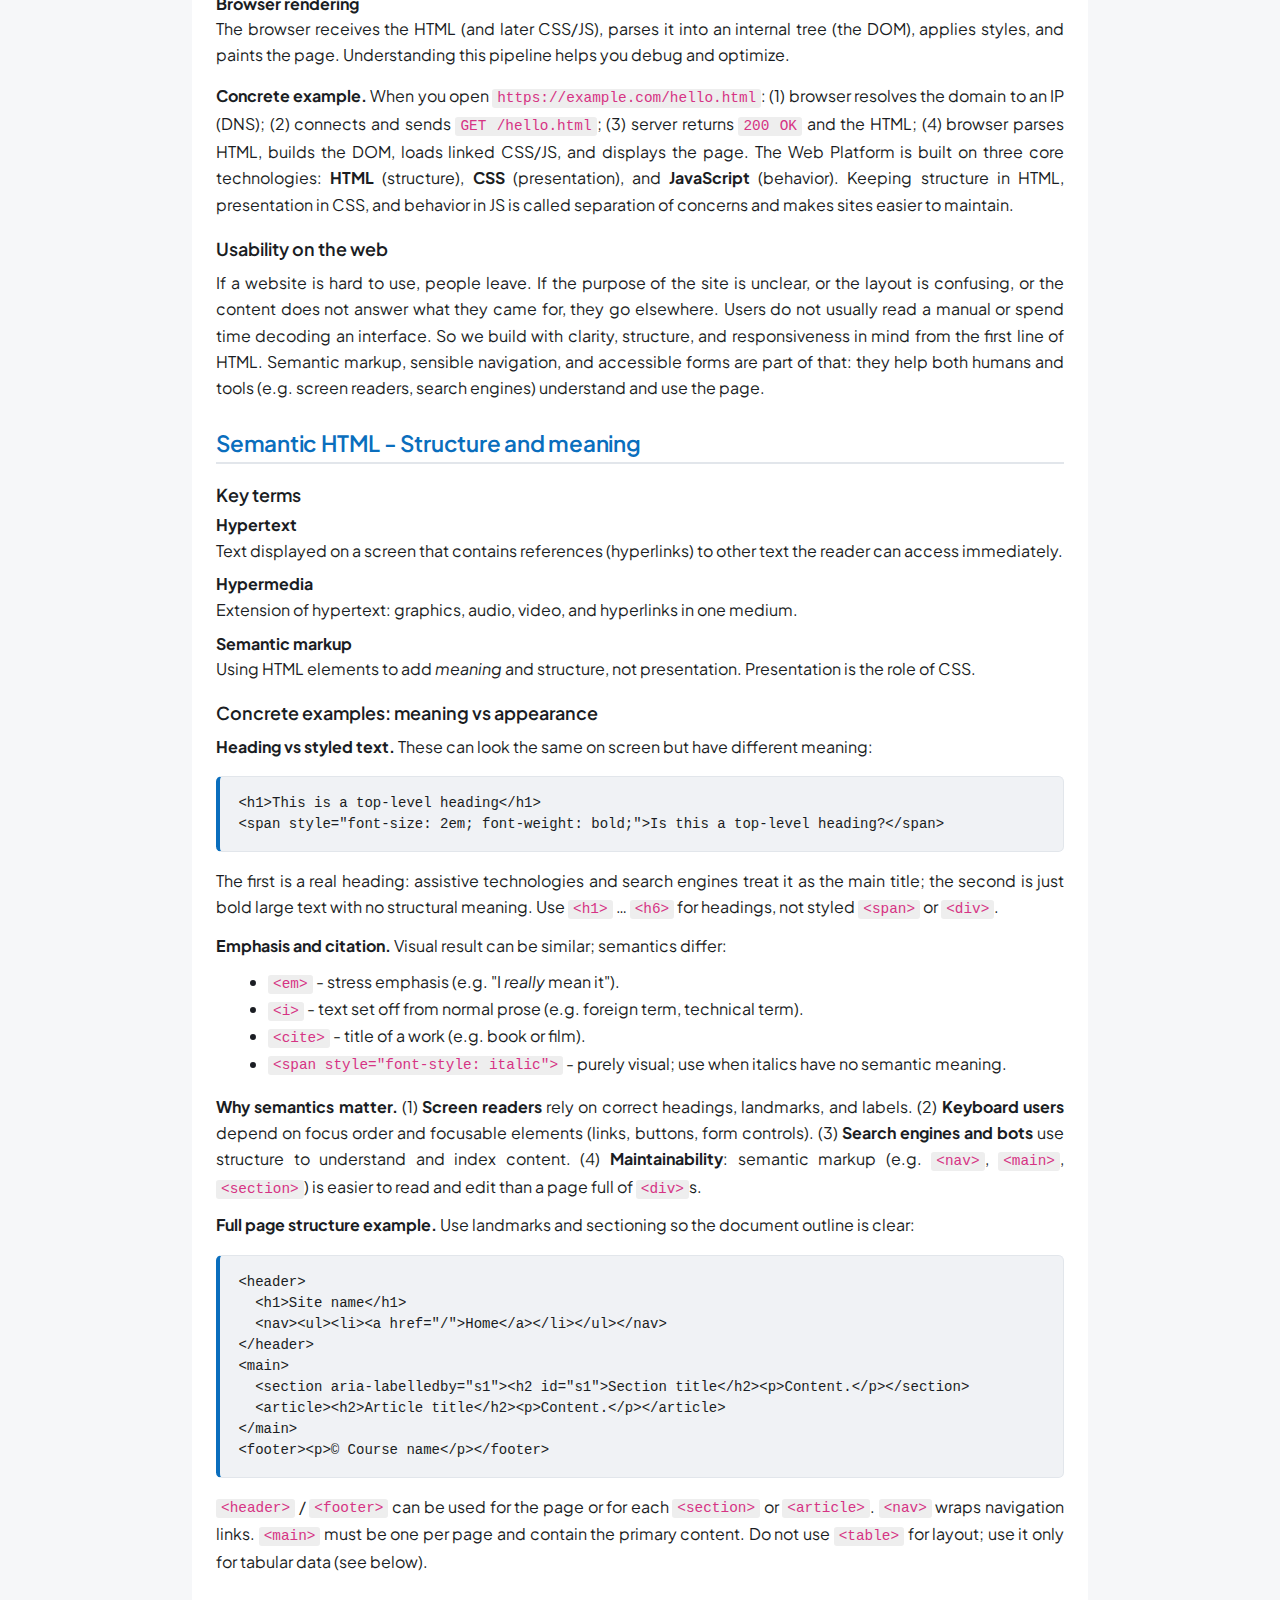
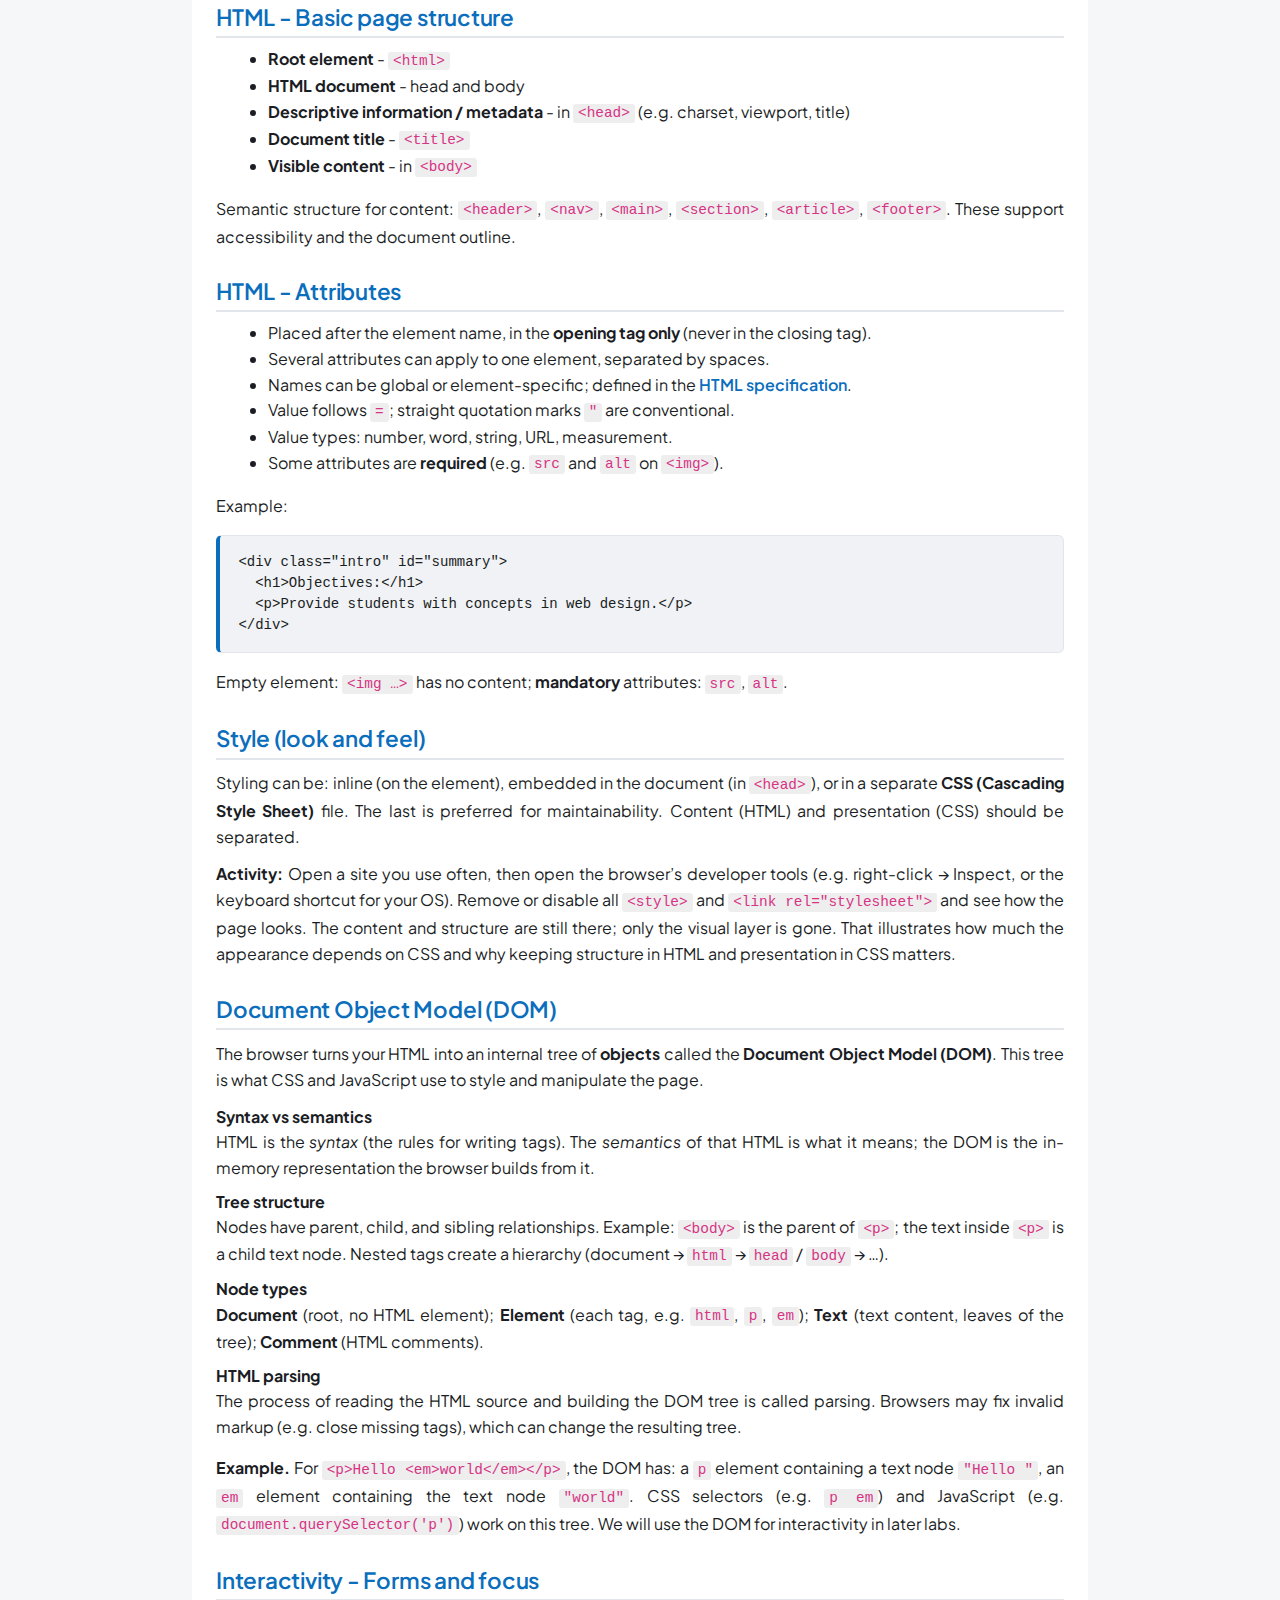
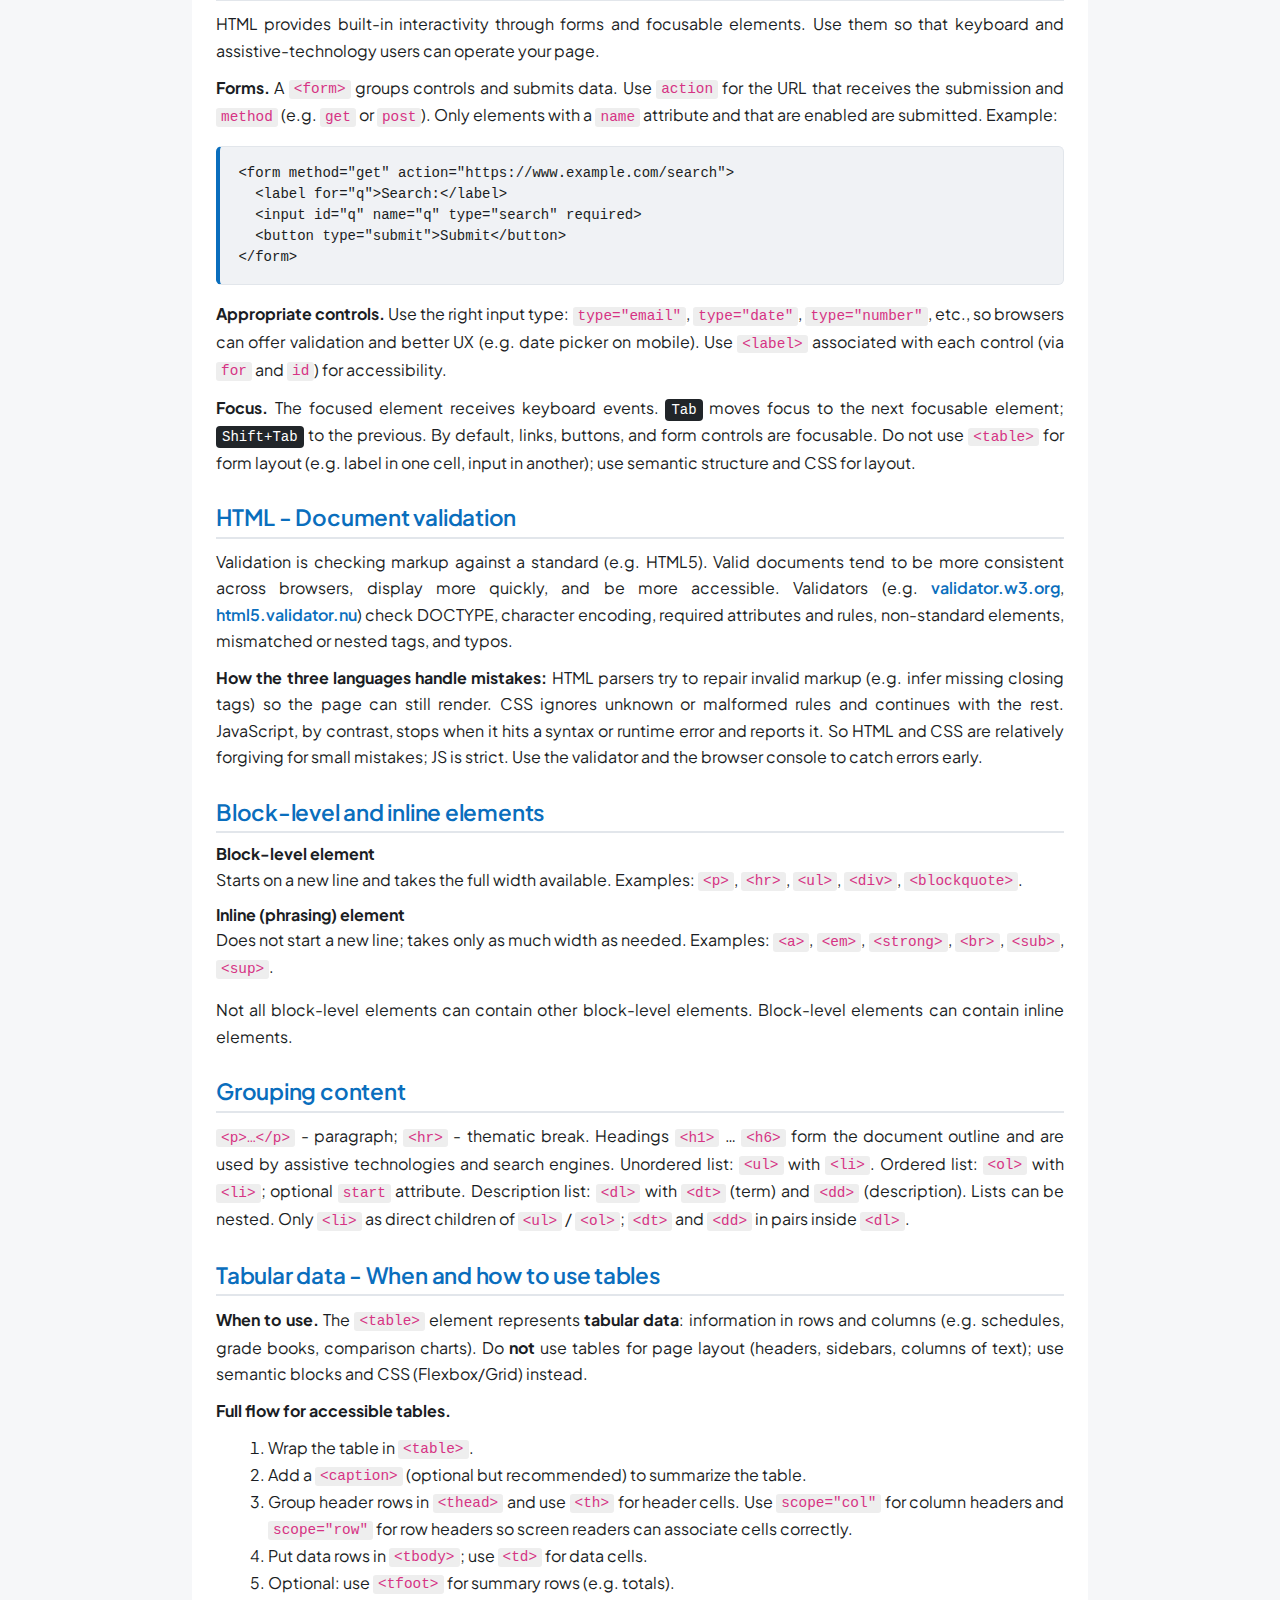
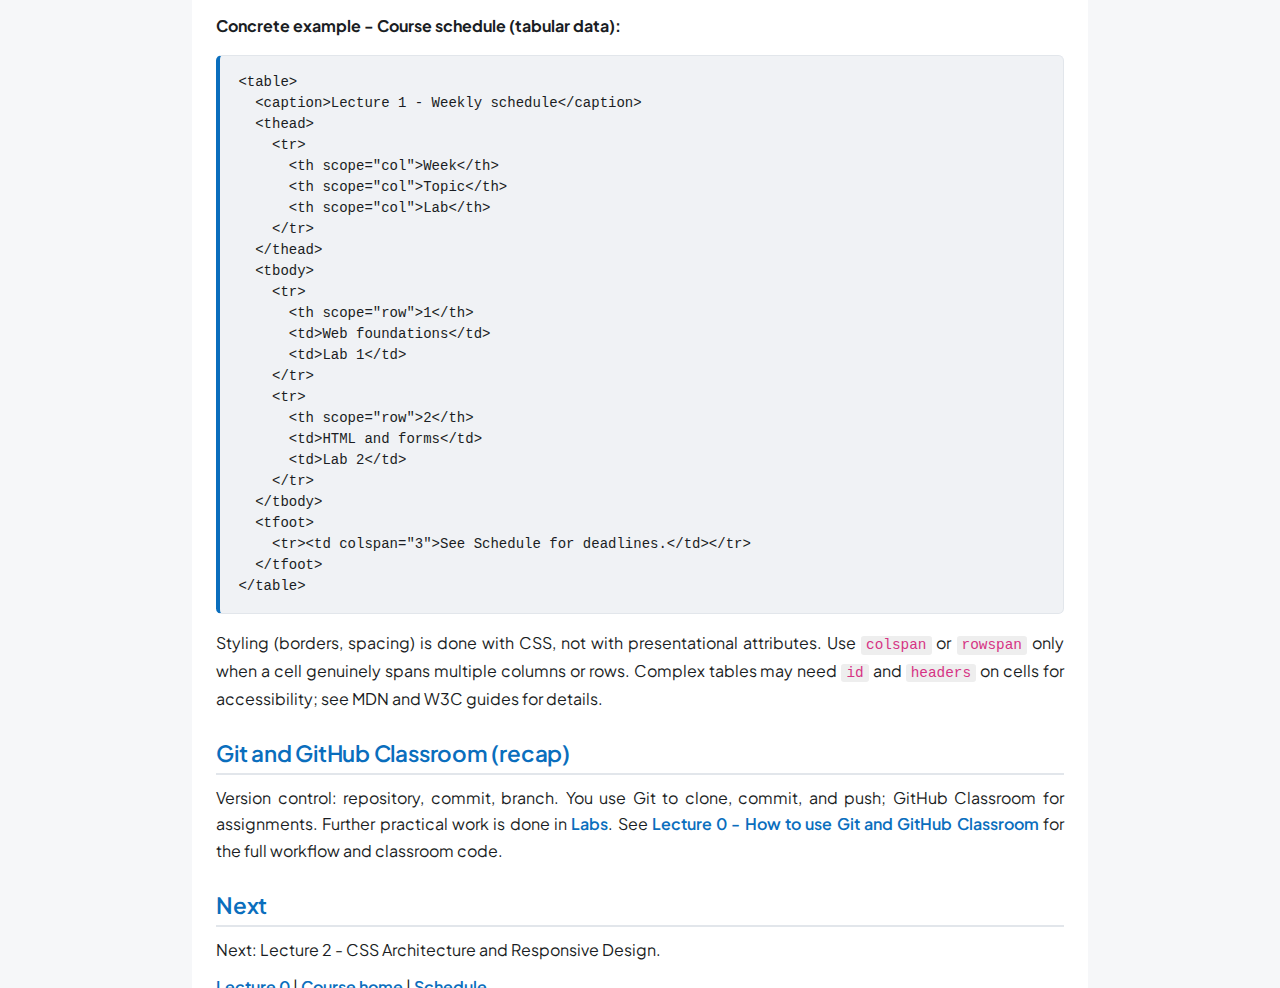
<file: lecture-1/index.html>
<!DOCTYPE html>
<html lang="en">
<head>
	<meta charset="UTF-8">
	<meta name="viewport" content="width=device-width">
	<title>Lecture 1 - Web Foundations and HTML | Web Design Course 2025-2026</title>
	<link rel="shortcut icon" href="../favicon.svg">
	<link href="https://cdn.jsdelivr.net/npm/bootstrap@5.3.3/dist/css/bootstrap.min.css" rel="stylesheet">
	<link rel="stylesheet" href="../style.css">
</head>
<body>
	<a href="#main-content" class="skip-link">Skip to main content</a>

<nav class="navbar navbar-expand-lg navbar-light bg-white border-bottom shadow-sm" aria-label="Main navigation">
	<div class="container-fluid">
		<a class="navbar-brand d-flex align-items-center gap-2" href="../">
			<span><strong>Web Design Course</strong> <span class="text-muted">2025-2026</span></span>
		</a>
		<button class="navbar-toggler" type="button" data-bs-toggle="collapse" data-bs-target="#navbarNav" aria-controls="navbarNav" aria-expanded="false" aria-label="Toggle navigation">
			<span class="navbar-toggler-icon"></span>
		</button>
		<div class="collapse navbar-collapse" id="navbarNav">
			<ul class="navbar-nav ms-auto">
				<li class="nav-item"><a class="nav-link" href="../#info">Info</a></li>
				<li class="nav-item"><a class="nav-link" href="../#logistics">Logistics</a></li>
				<li class="nav-item"><a class="nav-link" href="../staff/">Staff</a></li>
				<li class="nav-item"><a class="nav-link" href="../schedule/">Schedule</a></li>
				<li class="nav-item"><a class="nav-link" href="../assignments/">Assignments</a></li>
				<li class="nav-item"><a class="nav-link" href="../labs/">Labs</a></li>
				<li class="nav-item dropdown">
					<a class="nav-link dropdown-toggle" href="#" id="navbarLectures" role="button" data-bs-toggle="dropdown" aria-expanded="false">Lectures</a>
					<ul class="dropdown-menu dropdown-menu-end" aria-labelledby="navbarLectures">
						<li><a class="dropdown-item" href="../lecture-0/">Lecture 0</a></li>
						<li><a class="dropdown-item active" href="../lecture-1/">Lecture 1</a></li>
						<li><a class="dropdown-item" href="../lecture-2/">Lecture 2</a></li>
						<li><a class="dropdown-item" href="../lecture-3/">Lecture 3</a></li>
					</ul>
				</li>
				<li class="nav-item"><a class="nav-link" href="../resources/">Resources</a></li>
			</ul>
		</div>
	</div>
</nav>

<main id="main-content">
	<article>
		<header>
			<h1>Lecture 1 - Web Foundations and Professional Workflow</h1>
			<p><strong>Lecture 1 - Web Foundations and Professional Workflow.</strong> Duration: <time datetime="PT2H">2 hours</time>. This lecture covers how the web works, semantic HTML, and Git in practice. Connected to <strong><a href="../assignments/#lab1">Lab 1</a></strong> and <strong><a href="../assignments/#lab2">Lab 2</a></strong>.</p>
		</header>

		<section aria-labelledby="learning-outcomes-heading">
			<h2 id="learning-outcomes-heading" tabindex="-1"><a class="header-anchor" href="#learning-outcomes-heading">Learning outcomes</a></h2>
			<p>By the end of this lecture you will be able to:</p>
			<ul>
				<li>Explain how the web works (clients, servers, HTTP request/response, browser rendering)</li>
				<li>Write valid, semantic HTML with concrete use of elements and avoid presentational misuse</li>
				<li>Mark up tabular data correctly using <code>&lt;table&gt;</code>, <code>&lt;thead&gt;</code>, <code>&lt;tbody&gt;</code>, <code>&lt;th&gt;</code>, <code>&lt;td&gt;</code>, and <code>scope</code></li>
				<li>Describe the Document Object Model (DOM) and how it relates to HTML, CSS, and interactivity</li>
				<li>Use forms and focusable elements for basic interactivity and accessibility</li>
				<li>Validate an HTML document and use Git</li>
			</ul>
		</section>

		<section aria-labelledby="topics-heading">
			<h2 id="topics-heading" tabindex="-1"><a class="header-anchor" href="#topics-heading">Topics</a></h2>
			<ul>
				<li>The Web: clients and servers, URL, HTTP request/response, browser parsing and display</li>
				<li>Semantic HTML: meaning vs presentation; accessibility (screen readers, keyboard); concrete examples</li>
				<li>Tabular data: when to use tables; proper structure (<code>&lt;caption&gt;</code>, <code>&lt;thead&gt;</code>, <code>&lt;tbody&gt;</code>, <code>&lt;th&gt;</code>/<code>&lt;td&gt;</code>, <code>scope</code>)</li>
				<li>Document Object Model (DOM): tree of nodes, parsing, relationship to CSS and JavaScript</li>
				<li>Interactivity: forms, buttons, focus, appropriate form controls</li>
				<li>Git and GitHub Classroom recap</li>
			</ul>
		</section>

		<section aria-labelledby="resources-heading">
			<h2 id="resources-heading" tabindex="-1"><a class="header-anchor" href="#resources-heading">Resource materials</a></h2>
			<ul>
				<li>Jennifer Niederst Robbins, <em><a href="https://learningwebdesign.com/">Learning Web Design: A Beginner's Guide to HTML, CSS, JavaScript, and Web Images</a></em>, 6th ed., O'Reilly Media, 2025</li>
				<li>Robin Nixon, <em>Learning PHP, MySQL and JavaScript</em> (HTML5, CSS, JS), O'Reilly</li>
				<li>David Flanagan, <em>JavaScript: The Definitive Guide</em>, 7th ed., O'Reilly</li>
				<li><a href="https://www.w3.org/standards/webdesign">W3C Web Design Standards</a></li>
				<li><a href="https://html.spec.whatwg.org/">HTML Living Standard (WHATWG)</a></li>
				<li><a href="https://developer.mozilla.org/">MDN Web Docs</a></li>
			</ul>
			<p>All resources can be accessed via the course classroom. See also <a href="../resources/">Resources</a>. See <a href="../resources/#labs">Resources - Labs</a> and <a href="../labs/">Labs</a>.</p>
		</section>

		<section aria-labelledby="web-how-heading">
			<h2 id="web-how-heading" tabindex="-1"><a class="header-anchor" href="#web-how-heading">The Web and how it works</a></h2>
			<p>Computers connected to the web act either as <strong>clients</strong> (request and display content) or <strong>servers</strong> (store or generate and send content). The same machine can be both (e.g. when you run a local server and open a page in your browser).</p>
			<h3 id="web-before-after" tabindex="-1"><a class="header-anchor" href="#web-before-after">Why the web changed how we get information</a></h3>
			<p>Before the web, getting a document from another machine typically meant: finding the right server (e.g. via FTP), browsing or guessing filenames, downloading the file, and then opening it in whatever application could read it. You had to know where things lived and how to fetch them. The web changed that: you click a link and the browser fetches and shows the resource. One action replaces several. That shift is largely about <strong>usability</strong> - reducing steps and guesswork so that following a reference is trivial. As builders of web content, we keep that in mind: our pages should be easy to reach, clear, and quick to use.</p>
			<h3 id="web-technical-flow" tabindex="-1"><a class="header-anchor" href="#web-technical-flow">Technical flow: URL, HTTP, browser</a></h3>
			<dl>
				<dt>URL (Uniform Resource Locator)</dt>
				<dd>Address you type in the browser (e.g. <code>https://example.com/path/page.html</code>). The browser uses it to decide which server to contact and which resource to request.</dd>
				<dt>HTTP (HyperText Transfer Protocol)</dt>
				<dd>Protocol for exchanging data. The client sends an <strong>HTTP request</strong> (e.g. <code>GET /page.html HTTP/1.1</code> plus headers like <code>Host</code>, <code>User-Agent</code>). The server replies with an <strong>HTTP response</strong> (status like <code>200 OK</code>, headers like <code>Content-Type: text/html</code>, and the document body).</dd>
				<dt>Browser rendering</dt>
				<dd>The browser receives the HTML (and later CSS/JS), parses it into an internal tree (the DOM), applies styles, and paints the page. Understanding this pipeline helps you debug and optimize.</dd>
			</dl>
			<p><strong>Concrete example.</strong> When you open <code>https://example.com/hello.html</code>: (1) browser resolves the domain to an IP (DNS); (2) connects and sends <code>GET /hello.html</code>; (3) server returns <code>200 OK</code> and the HTML; (4) browser parses HTML, builds the DOM, loads linked CSS/JS, and displays the page. The Web Platform is built on three core technologies: <strong>HTML</strong> (structure), <strong>CSS</strong> (presentation), and <strong>JavaScript</strong> (behavior). Keeping structure in HTML, presentation in CSS, and behavior in JS is called separation of concerns and makes sites easier to maintain.</p>
			<h3 id="usability-on-the-web" tabindex="-1"><a class="header-anchor" href="#usability-on-the-web">Usability on the web</a></h3>
			<p>If a website is hard to use, people leave. If the purpose of the site is unclear, or the layout is confusing, or the content does not answer what they came for, they go elsewhere. Users do not usually read a manual or spend time decoding an interface. So we build with clarity, structure, and responsiveness in mind from the first line of HTML. Semantic markup, sensible navigation, and accessible forms are part of that: they help both humans and tools (e.g. screen readers, search engines) understand and use the page.</p>
		</section>

		<section aria-labelledby="html-semantic-heading">
			<h2 id="html-semantic-heading" tabindex="-1"><a class="header-anchor" href="#html-semantic-heading">Semantic HTML - Structure and meaning</a></h2>
			<h3 id="key-terms-html" tabindex="-1"><a class="header-anchor" href="#key-terms-html">Key terms</a></h3>
			<dl>
				<dt>Hypertext</dt>
				<dd>Text displayed on a screen that contains references (hyperlinks) to other text the reader can access immediately.</dd>
				<dt>Hypermedia</dt>
				<dd>Extension of hypertext: graphics, audio, video, and hyperlinks in one medium.</dd>
				<dt>Semantic markup</dt>
				<dd>Using HTML elements to add <em>meaning</em> and structure, not presentation. Presentation is the role of CSS.</dd>
			</dl>
			<h3 id="semantic-concrete" tabindex="-1"><a class="header-anchor" href="#semantic-concrete">Concrete examples: meaning vs appearance</a></h3>
			<p><strong>Heading vs styled text.</strong> These can look the same on screen but have different meaning:</p>
			<pre><code>&lt;h1&gt;This is a top-level heading&lt;/h1&gt;
&lt;span style="font-size: 2em; font-weight: bold;"&gt;Is this a top-level heading?&lt;/span&gt;</code></pre>
			<p>The first is a real heading: assistive technologies and search engines treat it as the main title; the second is just bold large text with no structural meaning. Use <code>&lt;h1&gt;</code> … <code>&lt;h6&gt;</code> for headings, not styled <code>&lt;span&gt;</code> or <code>&lt;div&gt;</code>.</p>
			<p><strong>Emphasis and citation.</strong> Visual result can be similar; semantics differ:</p>
			<ul>
				<li><code>&lt;em&gt;</code> - stress emphasis (e.g. "I <em>really</em> mean it").</li>
				<li><code>&lt;i&gt;</code> - text set off from normal prose (e.g. foreign term, technical term).</li>
				<li><code>&lt;cite&gt;</code> - title of a work (e.g. book or film).</li>
				<li><code>&lt;span style="font-style: italic"&gt;</code> - purely visual; use when italics have no semantic meaning.</li>
			</ul>
			<p><strong>Why semantics matter.</strong> (1) <strong>Screen readers</strong> rely on correct headings, landmarks, and labels. (2) <strong>Keyboard users</strong> depend on focus order and focusable elements (links, buttons, form controls). (3) <strong>Search engines and bots</strong> use structure to understand and index content. (4) <strong>Maintainability</strong>: semantic markup (e.g. <code>&lt;nav&gt;</code>, <code>&lt;main&gt;</code>, <code>&lt;section&gt;</code>) is easier to read and edit than a page full of <code>&lt;div&gt;</code>s.</p>
			<p><strong>Full page structure example.</strong> Use landmarks and sectioning so the document outline is clear:</p>
			<pre><code>&lt;header&gt;
  &lt;h1&gt;Site name&lt;/h1&gt;
  &lt;nav&gt;&lt;ul&gt;&lt;li&gt;&lt;a href="/"&gt;Home&lt;/a&gt;&lt;/li&gt;&lt;/ul&gt;&lt;/nav&gt;
&lt;/header&gt;
&lt;main&gt;
  &lt;section aria-labelledby="s1"&gt;&lt;h2 id="s1"&gt;Section title&lt;/h2&gt;&lt;p&gt;Content.&lt;/p&gt;&lt;/section&gt;
  &lt;article&gt;&lt;h2&gt;Article title&lt;/h2&gt;&lt;p&gt;Content.&lt;/p&gt;&lt;/article&gt;
&lt;/main&gt;
&lt;footer&gt;&lt;p&gt;© Course name&lt;/p&gt;&lt;/footer&gt;</code></pre>
			<p><code>&lt;header&gt;</code> / <code>&lt;footer&gt;</code> can be used for the page or for each <code>&lt;section&gt;</code> or <code>&lt;article&gt;</code>. <code>&lt;nav&gt;</code> wraps navigation links. <code>&lt;main&gt;</code> must be one per page and contain the primary content. Do not use <code>&lt;table&gt;</code> for layout; use it only for tabular data (see below).</p>
		</section>

		<section aria-labelledby="basic-structure-heading">
			<h2 id="basic-structure-heading" tabindex="-1"><a class="header-anchor" href="#basic-structure-heading">HTML - Basic page structure</a></h2>
			<ul>
				<li><strong>Root element</strong> - <code>&lt;html&gt;</code></li>
				<li><strong>HTML document</strong> - head and body</li>
				<li><strong>Descriptive information / metadata</strong> - in <code>&lt;head&gt;</code> (e.g. charset, viewport, title)</li>
				<li><strong>Document title</strong> - <code>&lt;title&gt;</code></li>
				<li><strong>Visible content</strong> - in <code>&lt;body&gt;</code></li>
			</ul>
			<p>Semantic structure for content: <code>&lt;header&gt;</code>, <code>&lt;nav&gt;</code>, <code>&lt;main&gt;</code>, <code>&lt;section&gt;</code>, <code>&lt;article&gt;</code>, <code>&lt;footer&gt;</code>. These support accessibility and the document outline.</p>
		</section>

		<section aria-labelledby="attributes-heading">
			<h2 id="attributes-heading" tabindex="-1"><a class="header-anchor" href="#attributes-heading">HTML - Attributes</a></h2>
			<ul>
				<li>Placed after the element name, in the <strong>opening tag only</strong> (never in the closing tag).</li>
				<li>Several attributes can apply to one element, separated by spaces.</li>
				<li>Names can be global or element-specific; defined in the <a href="https://www.w3.org/TR/html52/">HTML specification</a>.</li>
				<li>Value follows <code>=</code>; straight quotation marks <code>"</code> are conventional.</li>
				<li>Value types: number, word, string, URL, measurement.</li>
				<li>Some attributes are <strong>required</strong> (e.g. <code>src</code> and <code>alt</code> on <code>&lt;img&gt;</code>).</li>
			</ul>
			<p>Example:</p>
			<pre><code>&lt;div class="intro" id="summary"&gt;
  &lt;h1&gt;Objectives:&lt;/h1&gt;
  &lt;p&gt;Provide students with concepts in web design.&lt;/p&gt;
&lt;/div&gt;</code></pre>
			<p>Empty element: <code>&lt;img …&gt;</code> has no content; <strong>mandatory</strong> attributes: <code>src</code>, <code>alt</code>.</p>
		</section>

		<section aria-labelledby="style-and-css-heading">
			<h2 id="style-and-css-heading" tabindex="-1"><a class="header-anchor" href="#style-and-css-heading">Style (look and feel)</a></h2>
			<p>Styling can be: inline (on the element), embedded in the document (in <code>&lt;head&gt;</code>), or in a separate <strong>CSS (Cascading Style Sheet)</strong> file. The last is preferred for maintainability. Content (HTML) and presentation (CSS) should be separated.</p>
			<p><strong>Activity:</strong> Open a site you use often, then open the browser’s developer tools (e.g. right-click &rarr; Inspect, or the keyboard shortcut for your OS). Remove or disable all <code>&lt;style&gt;</code> and <code>&lt;link rel="stylesheet"&gt;</code> and see how the page looks. The content and structure are still there; only the visual layer is gone. That illustrates how much the appearance depends on CSS and why keeping structure in HTML and presentation in CSS matters.</p>
		</section>

		<section aria-labelledby="dom-heading">
			<h2 id="dom-heading" tabindex="-1"><a class="header-anchor" href="#dom-heading">Document Object Model (DOM)</a></h2>
			<p>The browser turns your HTML into an internal tree of <strong>objects</strong> called the <strong>Document Object Model (DOM)</strong>. This tree is what CSS and JavaScript use to style and manipulate the page.</p>
			<dl>
				<dt>Syntax vs semantics</dt>
				<dd>HTML is the <em>syntax</em> (the rules for writing tags). The <em>semantics</em> of that HTML is what it means; the DOM is the in-memory representation the browser builds from it.</dd>
				<dt>Tree structure</dt>
				<dd>Nodes have parent, child, and sibling relationships. Example: <code>&lt;body&gt;</code> is the parent of <code>&lt;p&gt;</code>; the text inside <code>&lt;p&gt;</code> is a child text node. Nested tags create a hierarchy (document &rarr; <code>html</code> &rarr; <code>head</code> / <code>body</code> &rarr; …).</dd>
				<dt>Node types</dt>
				<dd><strong>Document</strong> (root, no HTML element); <strong>Element</strong> (each tag, e.g. <code>html</code>, <code>p</code>, <code>em</code>); <strong>Text</strong> (text content, leaves of the tree); <strong>Comment</strong> (HTML comments).</dd>
				<dt>HTML parsing</dt>
				<dd>The process of reading the HTML source and building the DOM tree is called parsing. Browsers may fix invalid markup (e.g. close missing tags), which can change the resulting tree.</dd>
			</dl>
			<p><strong>Example.</strong> For <code>&lt;p&gt;Hello &lt;em&gt;world&lt;/em&gt;&lt;/p&gt;</code>, the DOM has: a <code>p</code> element containing a text node <code>"Hello "</code>, an <code>em</code> element containing the text node <code>"world"</code>. CSS selectors (e.g. <code>p em</code>) and JavaScript (e.g. <code>document.querySelector('p')</code>) work on this tree. We will use the DOM for interactivity in later labs.</p>
		</section>

		<section aria-labelledby="interactivity-heading">
			<h2 id="interactivity-heading" tabindex="-1"><a class="header-anchor" href="#interactivity-heading">Interactivity - Forms and focus</a></h2>
			<p>HTML provides built-in interactivity through forms and focusable elements. Use them so that keyboard and assistive-technology users can operate your page.</p>
			<p><strong>Forms.</strong> A <code>&lt;form&gt;</code> groups controls and submits data. Use <code>action</code> for the URL that receives the submission and <code>method</code> (e.g. <code>get</code> or <code>post</code>). Only elements with a <code>name</code> attribute and that are enabled are submitted. Example:</p>
			<pre><code>&lt;form method="get" action="https://www.example.com/search"&gt;
  &lt;label for="q"&gt;Search:&lt;/label&gt;
  &lt;input id="q" name="q" type="search" required&gt;
  &lt;button type="submit"&gt;Submit&lt;/button&gt;
&lt;/form&gt;</code></pre>
			<p><strong>Appropriate controls.</strong> Use the right input type: <code>type="email"</code>, <code>type="date"</code>, <code>type="number"</code>, etc., so browsers can offer validation and better UX (e.g. date picker on mobile). Use <code>&lt;label&gt;</code> associated with each control (via <code>for</code> and <code>id</code>) for accessibility.</p>
			<p><strong>Focus.</strong> The focused element receives keyboard events. <kbd>Tab</kbd> moves focus to the next focusable element; <kbd>Shift+Tab</kbd> to the previous. By default, links, buttons, and form controls are focusable. Do not use <code>&lt;table&gt;</code> for form layout (e.g. label in one cell, input in another); use semantic structure and CSS for layout.</p>
		</section>

		<section aria-labelledby="validation-heading">
			<h2 id="validation-heading" tabindex="-1"><a class="header-anchor" href="#validation-heading">HTML - Document validation</a></h2>
			<p>Validation is checking markup against a standard (e.g. HTML5). Valid documents tend to be more consistent across browsers, display more quickly, and be more accessible. Validators (e.g. <a href="https://validator.w3.org/">validator.w3.org</a>, <a href="https://html5.validator.nu/">html5.validator.nu</a>) check DOCTYPE, character encoding, required attributes and rules, non-standard elements, mismatched or nested tags, and typos.</p>
			<p><strong>How the three languages handle mistakes:</strong> HTML parsers try to repair invalid markup (e.g. infer missing closing tags) so the page can still render. CSS ignores unknown or malformed rules and continues with the rest. JavaScript, by contrast, stops when it hits a syntax or runtime error and reports it. So HTML and CSS are relatively forgiving for small mistakes; JS is strict. Use the validator and the browser console to catch errors early.</p>
		</section>

		<section aria-labelledby="block-inline-heading">
			<h2 id="block-inline-heading" tabindex="-1"><a class="header-anchor" href="#block-inline-heading">Block-level and inline elements</a></h2>
			<dl>
				<dt>Block-level element</dt>
				<dd>Starts on a new line and takes the full width available. Examples: <code>&lt;p&gt;</code>, <code>&lt;hr&gt;</code>, <code>&lt;ul&gt;</code>, <code>&lt;div&gt;</code>, <code>&lt;blockquote&gt;</code>.</dd>
				<dt>Inline (phrasing) element</dt>
				<dd>Does not start a new line; takes only as much width as needed. Examples: <code>&lt;a&gt;</code>, <code>&lt;em&gt;</code>, <code>&lt;strong&gt;</code>, <code>&lt;br&gt;</code>, <code>&lt;sub&gt;</code>, <code>&lt;sup&gt;</code>.</dd>
			</dl>
			<p>Not all block-level elements can contain other block-level elements. Block-level elements can contain inline elements.</p>
		</section>

		<section aria-labelledby="grouping-heading">
			<h2 id="grouping-heading" tabindex="-1"><a class="header-anchor" href="#grouping-heading">Grouping content</a></h2>
			<p><code>&lt;p&gt;…&lt;/p&gt;</code> - paragraph; <code>&lt;hr&gt;</code> - thematic break. Headings <code>&lt;h1&gt;</code> … <code>&lt;h6&gt;</code> form the document outline and are used by assistive technologies and search engines. Unordered list: <code>&lt;ul&gt;</code> with <code>&lt;li&gt;</code>. Ordered list: <code>&lt;ol&gt;</code> with <code>&lt;li&gt;</code>; optional <code>start</code> attribute. Description list: <code>&lt;dl&gt;</code> with <code>&lt;dt&gt;</code> (term) and <code>&lt;dd&gt;</code> (description). Lists can be nested. Only <code>&lt;li&gt;</code> as direct children of <code>&lt;ul&gt;</code> / <code>&lt;ol&gt;</code>; <code>&lt;dt&gt;</code> and <code>&lt;dd&gt;</code> in pairs inside <code>&lt;dl&gt;</code>.</p>
		</section>

		<section aria-labelledby="tabular-heading">
			<h2 id="tabular-heading" tabindex="-1"><a class="header-anchor" href="#tabular-heading">Tabular data - When and how to use tables</a></h2>
			<p><strong>When to use.</strong> The <code>&lt;table&gt;</code> element represents <strong>tabular data</strong>: information in rows and columns (e.g. schedules, grade books, comparison charts). Do <strong>not</strong> use tables for page layout (headers, sidebars, columns of text); use semantic blocks and CSS (Flexbox/Grid) instead.</p>
			<p><strong>Full flow for accessible tables.</strong></p>
			<ol>
				<li>Wrap the table in <code>&lt;table&gt;</code>.</li>
				<li>Add a <code>&lt;caption&gt;</code> (optional but recommended) to summarize the table.</li>
				<li>Group header rows in <code>&lt;thead&gt;</code> and use <code>&lt;th&gt;</code> for header cells. Use <code>scope="col"</code> for column headers and <code>scope="row"</code> for row headers so screen readers can associate cells correctly.</li>
				<li>Put data rows in <code>&lt;tbody&gt;</code>; use <code>&lt;td&gt;</code> for data cells.</li>
				<li>Optional: use <code>&lt;tfoot&gt;</code> for summary rows (e.g. totals).</li>
			</ol>
			<p><strong>Concrete example - Course schedule (tabular data):</strong></p>
			<pre><code>&lt;table&gt;
  &lt;caption&gt;Lecture 1 - Weekly schedule&lt;/caption&gt;
  &lt;thead&gt;
    &lt;tr&gt;
      &lt;th scope="col"&gt;Week&lt;/th&gt;
      &lt;th scope="col"&gt;Topic&lt;/th&gt;
      &lt;th scope="col"&gt;Lab&lt;/th&gt;
    &lt;/tr&gt;
  &lt;/thead&gt;
  &lt;tbody&gt;
    &lt;tr&gt;
      &lt;th scope="row"&gt;1&lt;/th&gt;
      &lt;td&gt;Web foundations&lt;/td&gt;
      &lt;td&gt;Lab 1&lt;/td&gt;
    &lt;/tr&gt;
    &lt;tr&gt;
      &lt;th scope="row"&gt;2&lt;/th&gt;
      &lt;td&gt;HTML and forms&lt;/td&gt;
      &lt;td&gt;Lab 2&lt;/td&gt;
    &lt;/tr&gt;
  &lt;/tbody&gt;
  &lt;tfoot&gt;
    &lt;tr&gt;&lt;td colspan="3"&gt;See Schedule for deadlines.&lt;/td&gt;&lt;/tr&gt;
  &lt;/tfoot&gt;
&lt;/table&gt;</code></pre>
			<p>Styling (borders, spacing) is done with CSS, not with presentational attributes. Use <code>colspan</code> or <code>rowspan</code> only when a cell genuinely spans multiple columns or rows. Complex tables may need <code>id</code> and <code>headers</code> on cells for accessibility; see MDN and W3C guides for details.</p>
		</section>

		<section aria-labelledby="git-heading">
			<h2 id="git-heading" tabindex="-1"><a class="header-anchor" href="#git-heading">Git and GitHub Classroom (recap)</a></h2>
			<p>Version control: repository, commit, branch. You use Git to clone, commit, and push; GitHub Classroom for assignments. Further practical work is done in <a href="../labs/">Labs</a>. See <a href="../lecture-0/#git-heading">Lecture 0 - How to use Git and GitHub Classroom</a> for the full workflow and classroom code.</p>
		</section>

		<section aria-labelledby="next-heading">
			<h2 id="next-heading" tabindex="-1"><a class="header-anchor" href="#next-heading">Next</a></h2>
			<p>Next: Lecture 2 - CSS Architecture and Responsive Design.</p>
			<p><a href="../lecture-0/">Lecture 0</a> | <a href="../">Course home</a> | <a href="../schedule/">Schedule</a></p>
		</section>
	</article>
</main>

<button id="back-to-top" type="button">Back to Top</button>
<script>
	document.getElementById('back-to-top').addEventListener('click', function () {
		window.scrollTo({ top: 0, behavior: 'smooth' });
	});
	window.addEventListener('scroll', function () {
		document.body.classList.toggle('scrolled', window.scrollY > 300);
	});
</script>
<script src="https://cdn.jsdelivr.net/npm/bootstrap@5.3.3/dist/js/bootstrap.bundle.min.js"></script>
</body>
</html>
</file>
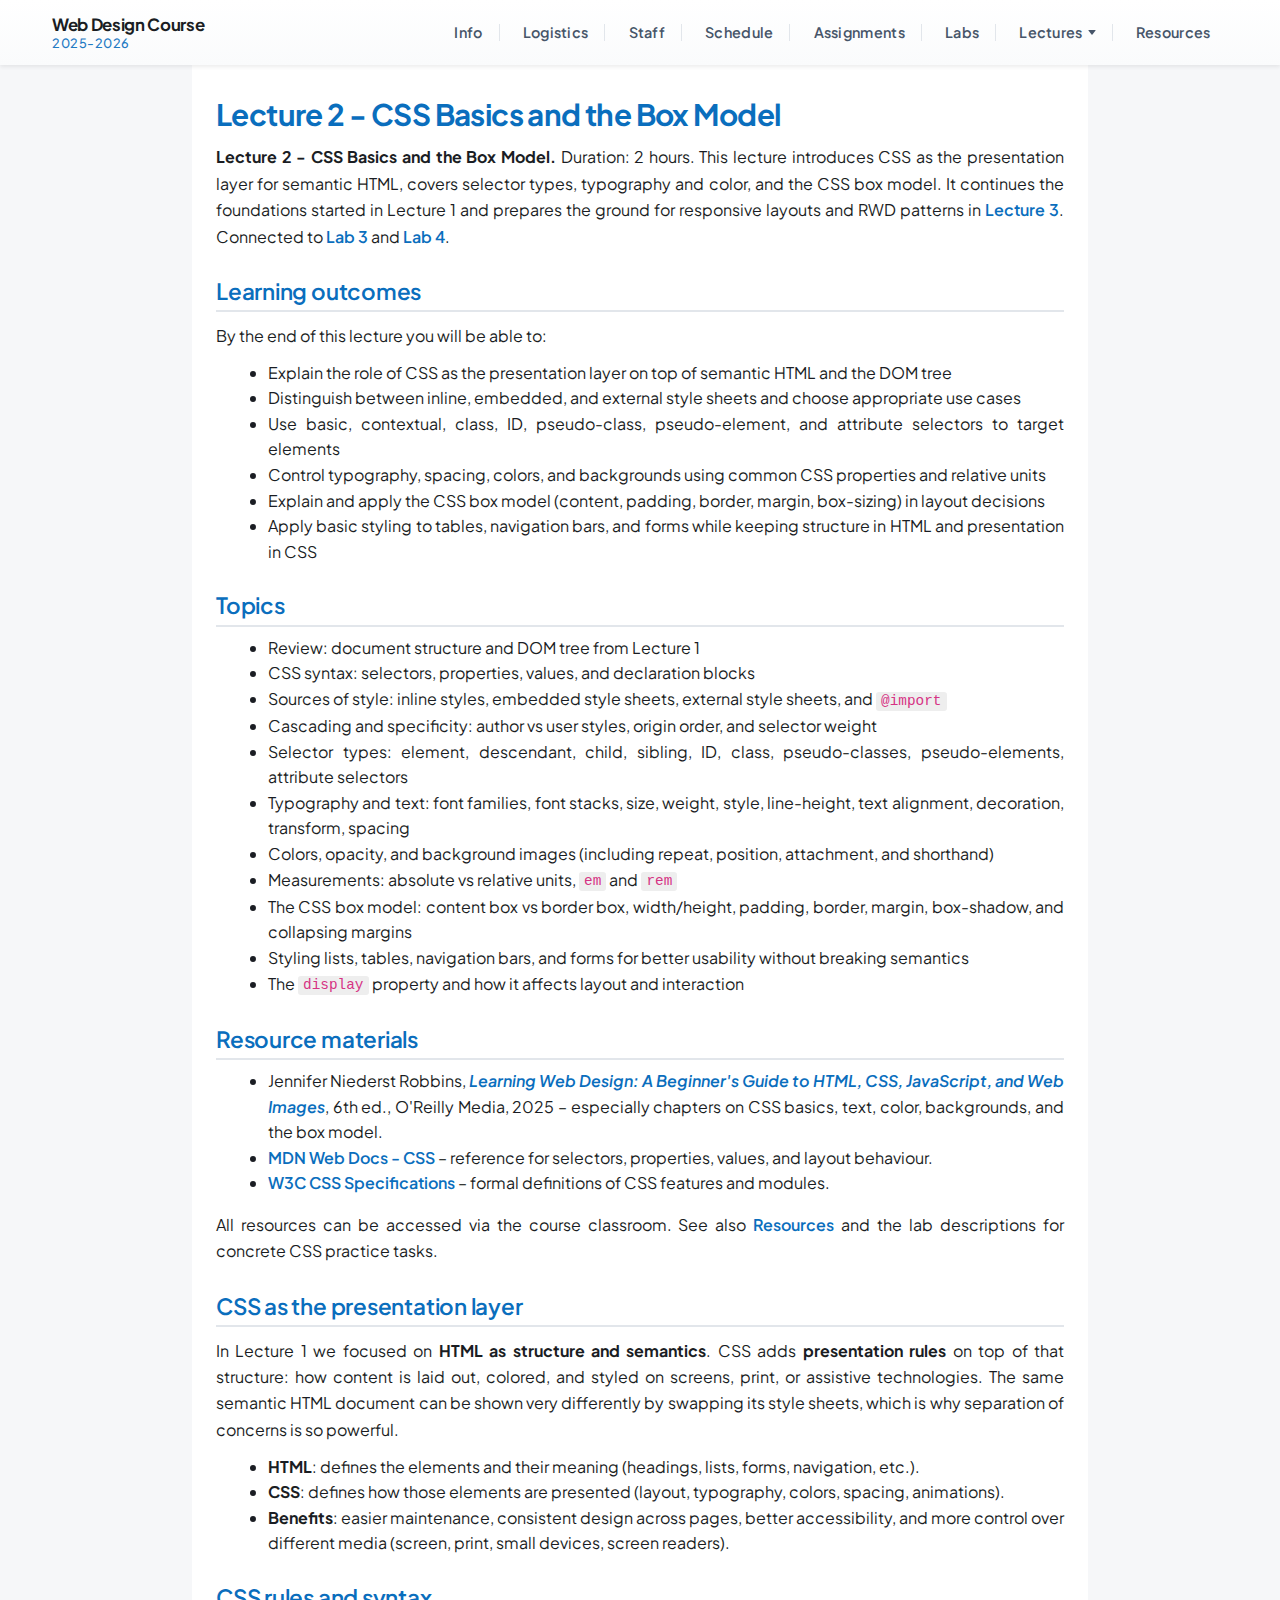
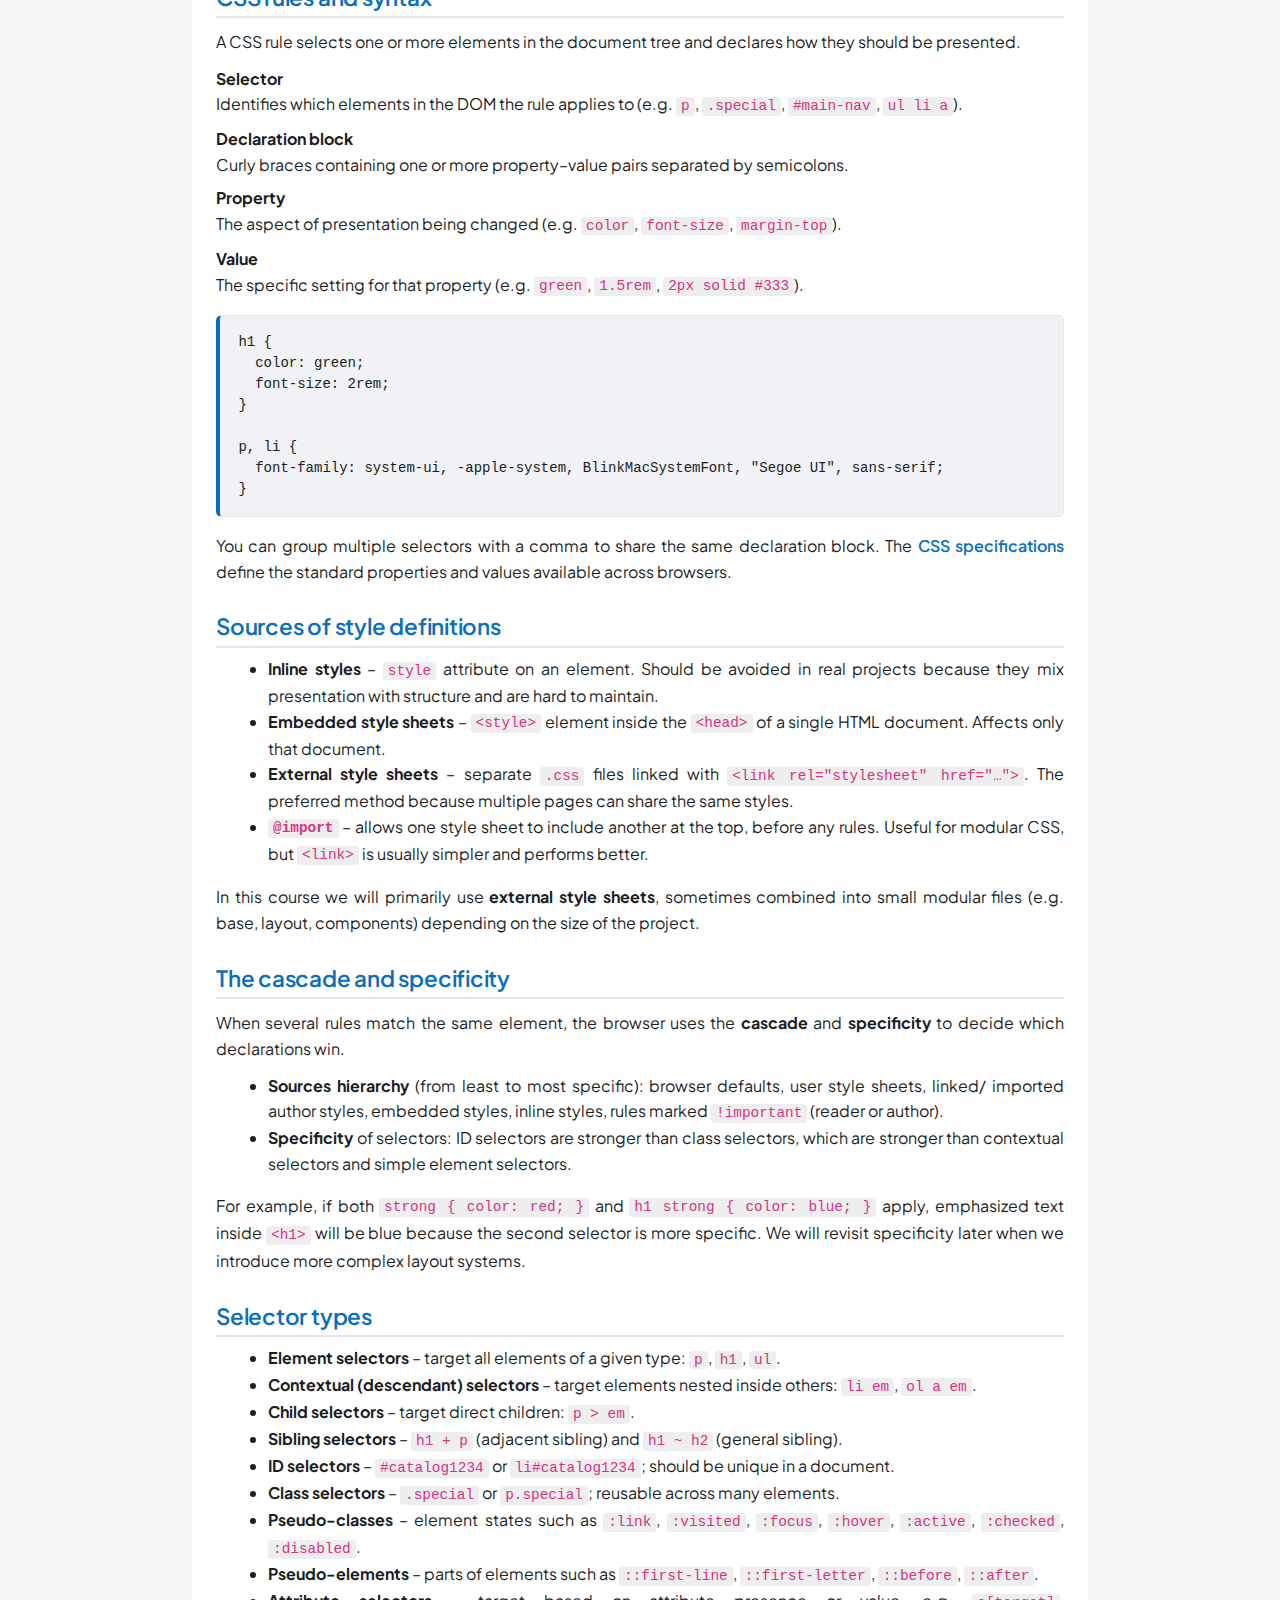
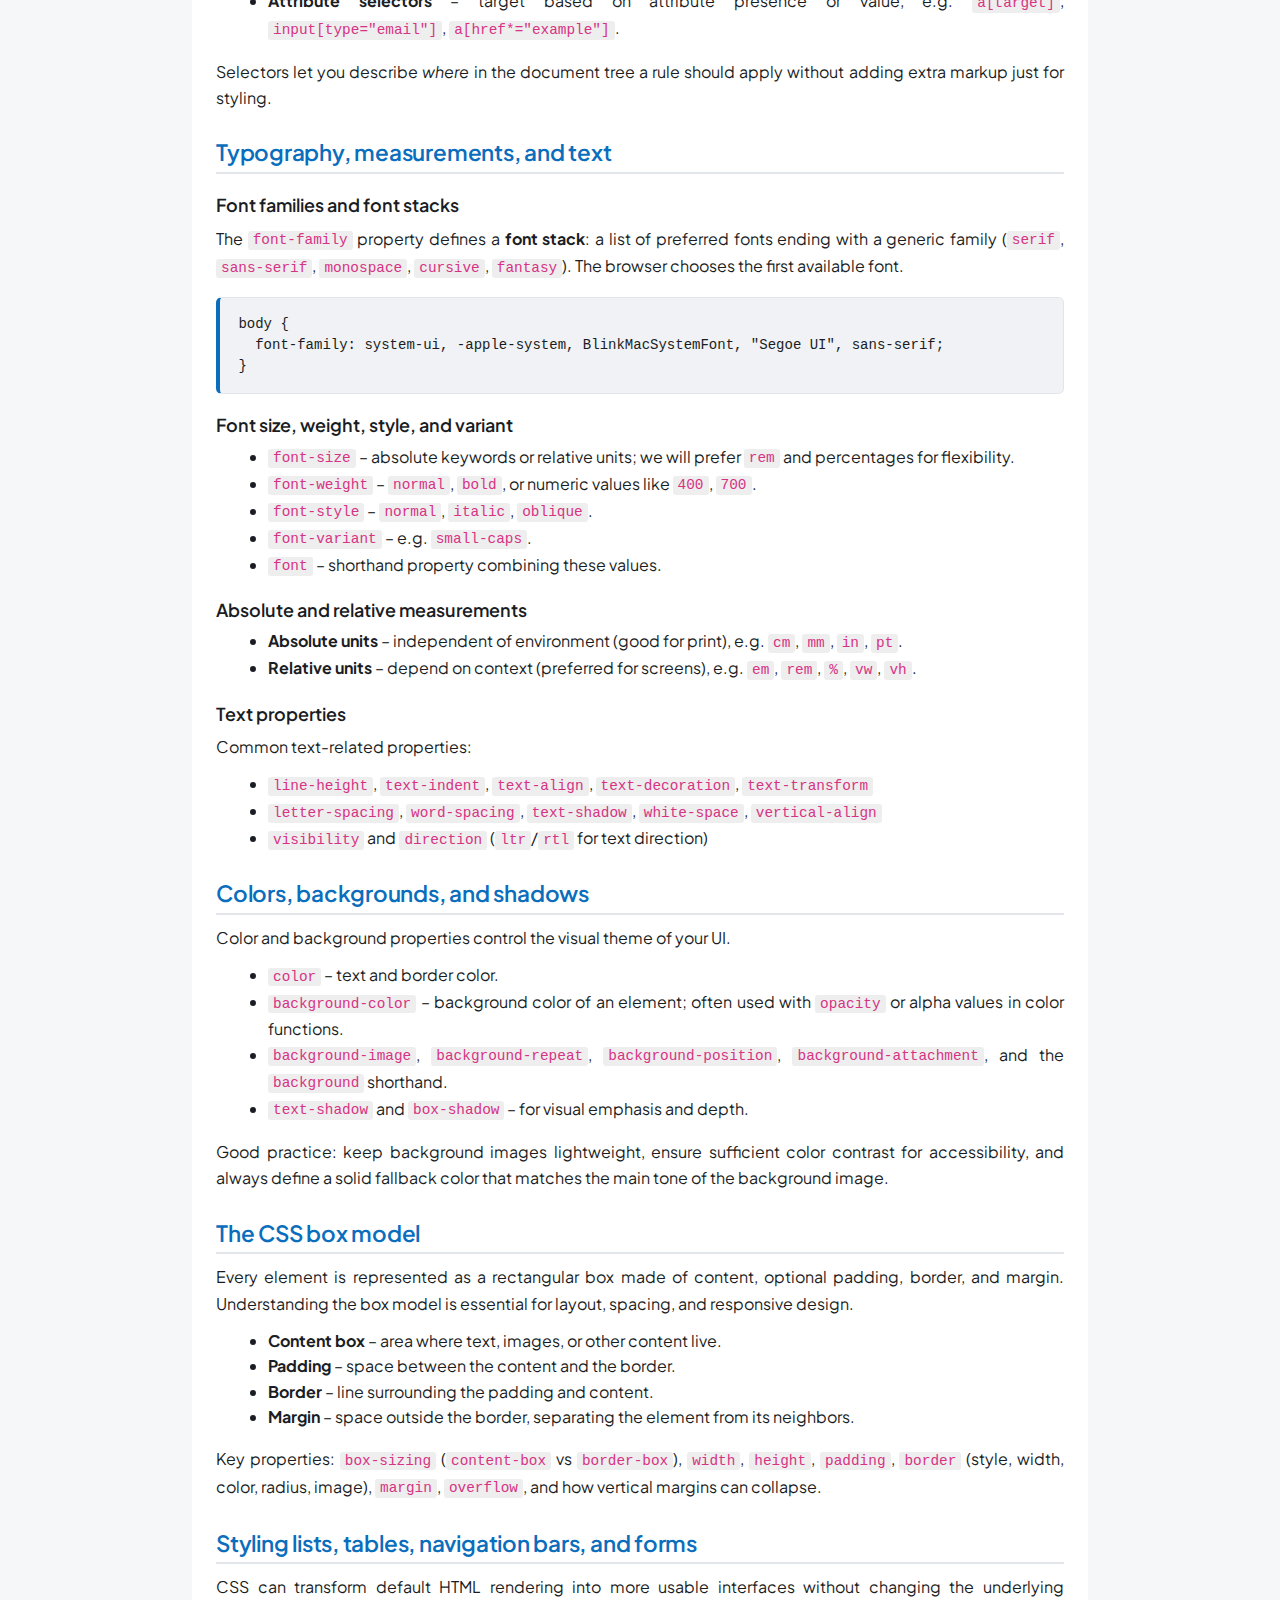
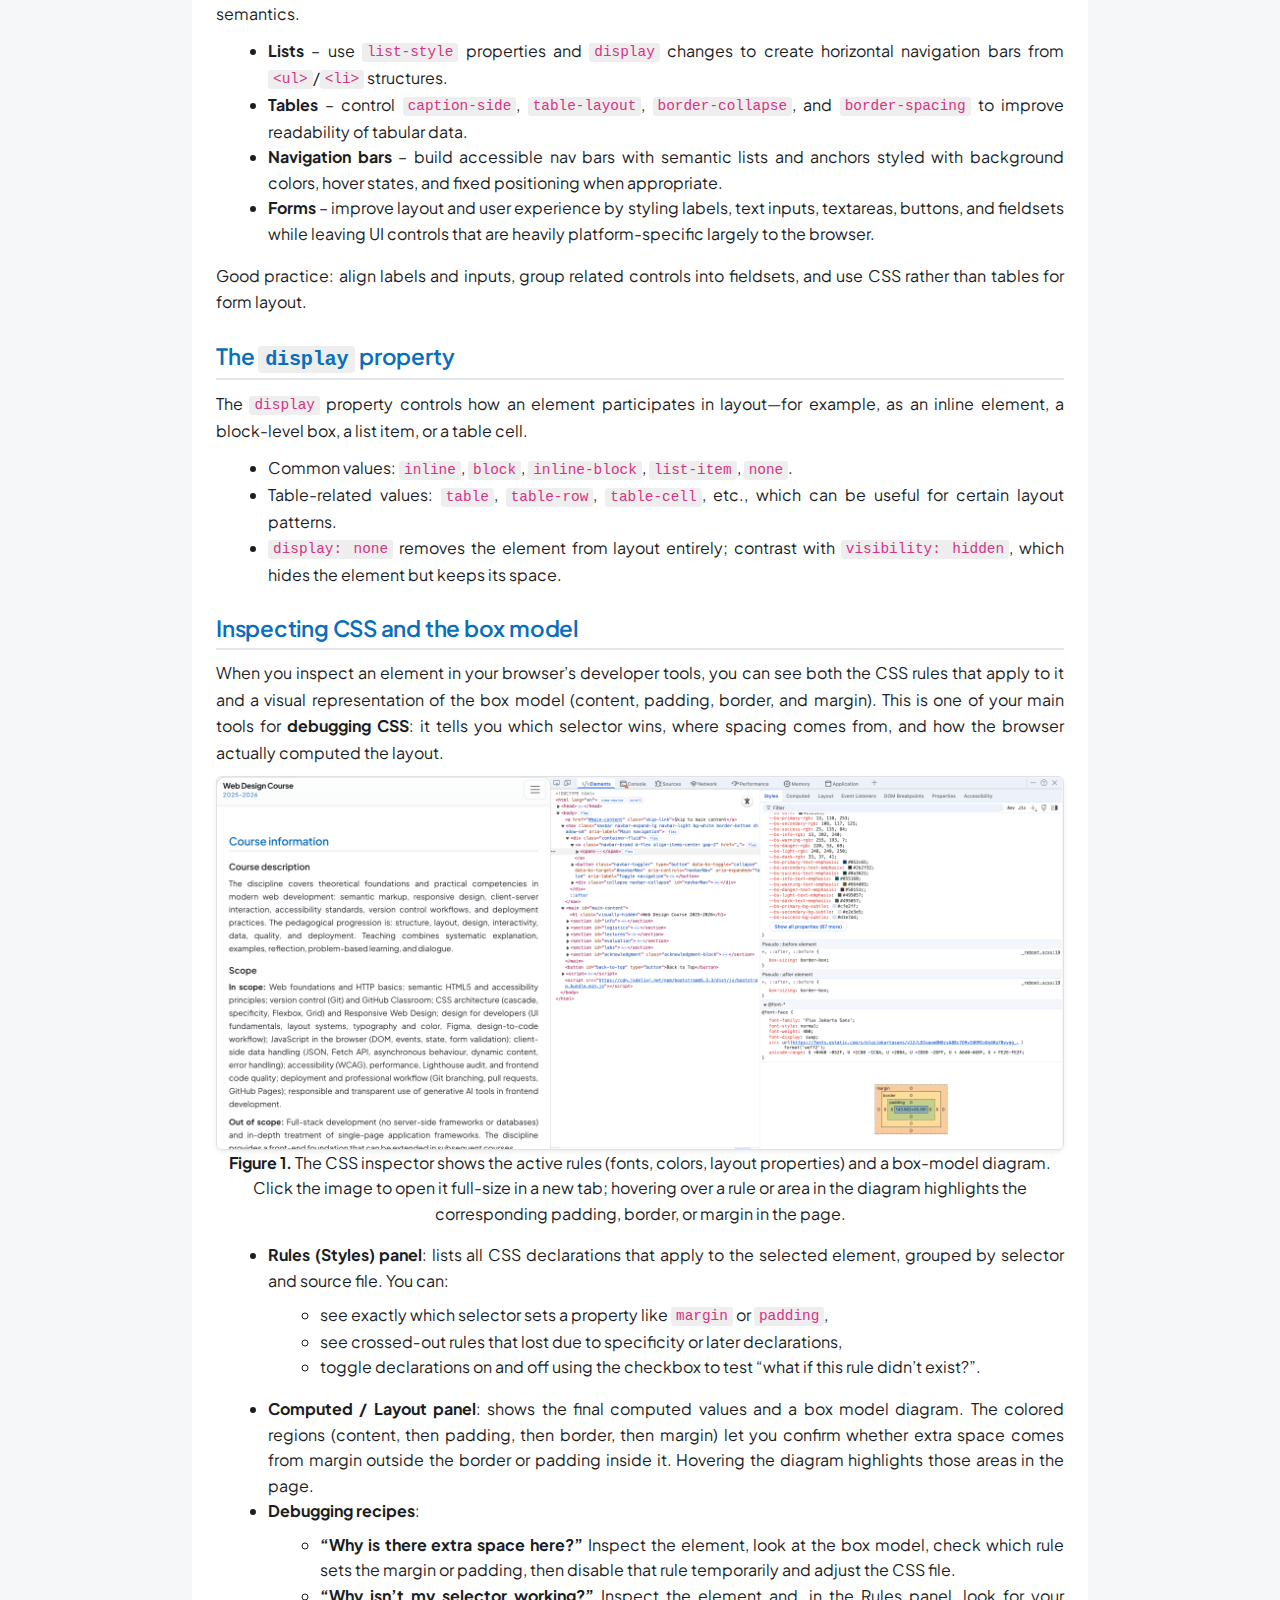
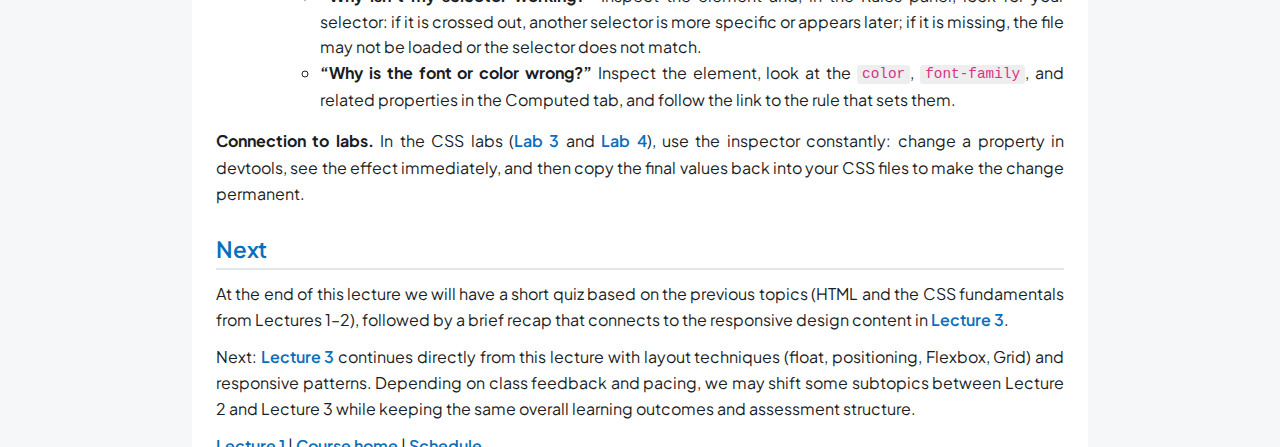
<file: lecture-2/index.html>
<!DOCTYPE html>
<html lang="en">
<head>
	<meta charset="UTF-8">
	<meta name="viewport" content="width=device-width">
	<title>Lecture 2 - CSS Basics and the Box Model | Web Design Course 2025-2026</title>
	<link rel="shortcut icon" href="../favicon.svg">
	<link href="https://cdn.jsdelivr.net/npm/bootstrap@5.3.3/dist/css/bootstrap.min.css" rel="stylesheet">
	<link rel="stylesheet" href="../style.css">
</head>
<body>
	<a href="#main-content" class="skip-link">Skip to main content</a>

	<nav class="navbar navbar-expand-lg navbar-light bg-white border-bottom shadow-sm" aria-label="Main navigation">
		<div class="container-fluid">
			<a class="navbar-brand d-flex align-items-center gap-2" href="../">
				<span><strong>Web Design Course</strong> <span class="text-muted">2025-2026</span></span>
			</a>
			<button class="navbar-toggler" type="button" data-bs-toggle="collapse" data-bs-target="#navbarNav" aria-controls="navbarNav" aria-expanded="false" aria-label="Toggle navigation">
				<span class="navbar-toggler-icon"></span>
			</button>
			<div class="collapse navbar-collapse" id="navbarNav">
				<ul class="navbar-nav ms-auto">
					<li class="nav-item"><a class="nav-link" href="../#info">Info</a></li>
					<li class="nav-item"><a class="nav-link" href="../#logistics">Logistics</a></li>
					<li class="nav-item"><a class="nav-link" href="../staff/">Staff</a></li>
					<li class="nav-item"><a class="nav-link" href="../schedule/">Schedule</a></li>
					<li class="nav-item"><a class="nav-link" href="../assignments/">Assignments</a></li>
					<li class="nav-item"><a class="nav-link" href="../labs/">Labs</a></li>
					<li class="nav-item dropdown">
						<a class="nav-link dropdown-toggle" href="#" id="navbarLectures" role="button" data-bs-toggle="dropdown" aria-expanded="false">Lectures</a>
						<ul class="dropdown-menu dropdown-menu-end" aria-labelledby="navbarLectures">
							<li><a class="dropdown-item" href="../lecture-0/">Lecture 0</a></li>
							<li><a class="dropdown-item" href="../lecture-1/">Lecture 1</a></li>
							<li><a class="dropdown-item active" href="../lecture-2/">Lecture 2</a></li>
							<li><a class="dropdown-item" href="../lecture-3/">Lecture 3</a></li>
						</ul>
					</li>
					<li class="nav-item"><a class="nav-link" href="../resources/">Resources</a></li>
				</ul>
			</div>
		</div>
	</nav>

	<main id="main-content">
		<article>
			<header>
				<h1>Lecture 2 - CSS Basics and the Box Model</h1>
				<p><strong>Lecture 2 - CSS Basics and the Box Model.</strong> Duration: <time datetime="PT2H">2 hours</time>. This lecture introduces CSS as the presentation layer for semantic HTML, covers selector types, typography and color, and the CSS box model. It continues the foundations started in Lecture 1 and prepares the ground for responsive layouts and RWD patterns in <a href="../lecture-3/">Lecture 3</a>. Connected to <strong><a href="../labs/#lab3">Lab 3</a></strong> and <strong><a href="../labs/4/">Lab 4</a></strong>.</p>
			</header>

			<section aria-labelledby="learning-outcomes-heading">
				<h2 id="learning-outcomes-heading" tabindex="-1"><a class="header-anchor" href="#learning-outcomes-heading">Learning outcomes</a></h2>
				<p>By the end of this lecture you will be able to:</p>
				<ul>
					<li>Explain the role of CSS as the presentation layer on top of semantic HTML and the DOM tree</li>
					<li>Distinguish between inline, embedded, and external style sheets and choose appropriate use cases</li>
					<li>Use basic, contextual, class, ID, pseudo-class, pseudo-element, and attribute selectors to target elements</li>
					<li>Control typography, spacing, colors, and backgrounds using common CSS properties and relative units</li>
					<li>Explain and apply the CSS box model (content, padding, border, margin, box-sizing) in layout decisions</li>
					<li>Apply basic styling to tables, navigation bars, and forms while keeping structure in HTML and presentation in CSS</li>
				</ul>
			</section>

			<section aria-labelledby="topics-heading">
				<h2 id="topics-heading" tabindex="-1"><a class="header-anchor" href="#topics-heading">Topics</a></h2>
				<ul>
					<li>Review: document structure and DOM tree from Lecture 1</li>
					<li>CSS syntax: selectors, properties, values, and declaration blocks</li>
					<li>Sources of style: inline styles, embedded style sheets, external style sheets, and <code>@import</code></li>
					<li>Cascading and specificity: author vs user styles, origin order, and selector weight</li>
					<li>Selector types: element, descendant, child, sibling, ID, class, pseudo-classes, pseudo-elements, attribute selectors</li>
					<li>Typography and text: font families, font stacks, size, weight, style, line-height, text alignment, decoration, transform, spacing</li>
					<li>Colors, opacity, and background images (including repeat, position, attachment, and shorthand)</li>
					<li>Measurements: absolute vs relative units, <code>em</code> and <code>rem</code></li>
					<li>The CSS box model: content box vs border box, width/height, padding, border, margin, box-shadow, and collapsing margins</li>
					<li>Styling lists, tables, navigation bars, and forms for better usability without breaking semantics</li>
					<li>The <code>display</code> property and how it affects layout and interaction</li>
				</ul>
			</section>

			<section aria-labelledby="resources-heading">
				<h2 id="resources-heading" tabindex="-1"><a class="header-anchor" href="#resources-heading">Resource materials</a></h2>
				<ul>
					<li>Jennifer Niederst Robbins, <em><a href="https://learningwebdesign.com/">Learning Web Design: A Beginner's Guide to HTML, CSS, JavaScript, and Web Images</a></em>, 6th ed., O'Reilly Media, 2025 – especially chapters on CSS basics, text, color, backgrounds, and the box model.</li>
					<li><a href="https://developer.mozilla.org/en-US/docs/Web/CSS">MDN Web Docs - CSS</a> – reference for selectors, properties, values, and layout behaviour.</li>
					<li><a href="https://www.w3.org/Style/CSS/">W3C CSS Specifications</a> – formal definitions of CSS features and modules.</li>
				</ul>
				<p>All resources can be accessed via the course classroom. See also <a href="../resources/">Resources</a> and the lab descriptions for concrete CSS practice tasks.</p>
			</section>

			<section aria-labelledby="css-role-heading">
				<h2 id="css-role-heading" tabindex="-1"><a class="header-anchor" href="#css-role-heading">CSS as the presentation layer</a></h2>
				<p>In Lecture 1 we focused on <strong>HTML as structure and semantics</strong>. CSS adds <strong>presentation rules</strong> on top of that structure: how content is laid out, colored, and styled on screens, print, or assistive technologies. The same semantic HTML document can be shown very differently by swapping its style sheets, which is why separation of concerns is so powerful.</p>
				<ul>
					<li><strong>HTML</strong>: defines the elements and their meaning (headings, lists, forms, navigation, etc.).</li>
					<li><strong>CSS</strong>: defines how those elements are presented (layout, typography, colors, spacing, animations).</li>
					<li><strong>Benefits</strong>: easier maintenance, consistent design across pages, better accessibility, and more control over different media (screen, print, small devices, screen readers).</li>
				</ul>
			</section>

			<section aria-labelledby="css-syntax-heading">
				<h2 id="css-syntax-heading" tabindex="-1"><a class="header-anchor" href="#css-syntax-heading">CSS rules and syntax</a></h2>
				<p>A CSS rule selects one or more elements in the document tree and declares how they should be presented.</p>
				<dl>
					<dt>Selector</dt>
					<dd>Identifies which elements in the DOM the rule applies to (e.g. <code>p</code>, <code>.special</code>, <code>#main-nav</code>, <code>ul li a</code>).</dd>
					<dt>Declaration block</dt>
					<dd>Curly braces containing one or more property–value pairs separated by semicolons.</dd>
					<dt>Property</dt>
					<dd>The aspect of presentation being changed (e.g. <code>color</code>, <code>font-size</code>, <code>margin-top</code>).</dd>
					<dt>Value</dt>
					<dd>The specific setting for that property (e.g. <code>green</code>, <code>1.5rem</code>, <code>2px solid #333</code>).</dd>
				</dl>
				<pre><code>h1 {
  color: green;
  font-size: 2rem;
}

p, li {
  font-family: system-ui, -apple-system, BlinkMacSystemFont, "Segoe UI", sans-serif;
}</code></pre>
				<p>You can group multiple selectors with a comma to share the same declaration block. The <a href="https://www.w3.org/TR/CSS/">CSS specifications</a> define the standard properties and values available across browsers.</p>
			</section>

			<section aria-labelledby="sources-heading">
				<h2 id="sources-heading" tabindex="-1"><a class="header-anchor" href="#sources-heading">Sources of style definitions</a></h2>
				<ul>
					<li><strong>Inline styles</strong> – <code>style</code> attribute on an element. Should be avoided in real projects because they mix presentation with structure and are hard to maintain.</li>
					<li><strong>Embedded style sheets</strong> – <code>&lt;style&gt;</code> element inside the <code>&lt;head&gt;</code> of a single HTML document. Affects only that document.</li>
					<li><strong>External style sheets</strong> – separate <code>.css</code> files linked with <code>&lt;link rel="stylesheet" href="…"&gt;</code>. The preferred method because multiple pages can share the same styles.</li>
					<li><strong><code>@import</code></strong> – allows one style sheet to include another at the top, before any rules. Useful for modular CSS, but <code>&lt;link&gt;</code> is usually simpler and performs better.</li>
				</ul>
				<p>In this course we will primarily use <strong>external style sheets</strong>, sometimes combined into small modular files (e.g. base, layout, components) depending on the size of the project.</p>
			</section>

			<section aria-labelledby="cascade-heading">
				<h2 id="cascade-heading" tabindex="-1"><a class="header-anchor" href="#cascade-heading">The cascade and specificity</a></h2>
				<p>When several rules match the same element, the browser uses the <strong>cascade</strong> and <strong>specificity</strong> to decide which declarations win.</p>
				<ul>
					<li><strong>Sources hierarchy</strong> (from least to most specific): browser defaults, user style sheets, linked/ imported author styles, embedded styles, inline styles, rules marked <code>!important</code> (reader or author).</li>
					<li><strong>Specificity</strong> of selectors: ID selectors are stronger than class selectors, which are stronger than contextual selectors and simple element selectors.</li>
				</ul>
				<p>For example, if both <code>strong { color: red; }</code> and <code>h1 strong { color: blue; }</code> apply, emphasized text inside <code>&lt;h1&gt;</code> will be blue because the second selector is more specific. We will revisit specificity later when we introduce more complex layout systems.</p>
			</section>

			<section aria-labelledby="selectors-heading">
				<h2 id="selectors-heading" tabindex="-1"><a class="header-anchor" href="#selectors-heading">Selector types</a></h2>
				<ul>
					<li><strong>Element selectors</strong> – target all elements of a given type: <code>p</code>, <code>h1</code>, <code>ul</code>.</li>
					<li><strong>Contextual (descendant) selectors</strong> – target elements nested inside others: <code>li em</code>, <code>ol a em</code>.</li>
					<li><strong>Child selectors</strong> – target direct children: <code>p &gt; em</code>.</li>
					<li><strong>Sibling selectors</strong> – <code>h1 + p</code> (adjacent sibling) and <code>h1 ~ h2</code> (general sibling).</li>
					<li><strong>ID selectors</strong> – <code>#catalog1234</code> or <code>li#catalog1234</code>; should be unique in a document.</li>
					<li><strong>Class selectors</strong> – <code>.special</code> or <code>p.special</code>; reusable across many elements.</li>
					<li><strong>Pseudo-classes</strong> – element states such as <code>:link</code>, <code>:visited</code>, <code>:focus</code>, <code>:hover</code>, <code>:active</code>, <code>:checked</code>, <code>:disabled</code>.</li>
					<li><strong>Pseudo-elements</strong> – parts of elements such as <code>::first-line</code>, <code>::first-letter</code>, <code>::before</code>, <code>::after</code>.</li>
					<li><strong>Attribute selectors</strong> – target based on attribute presence or value, e.g. <code>a[target]</code>, <code>input[type="email"]</code>, <code>a[href*="example"]</code>.</li>
				</ul>
				<p>Selectors let you describe <em>where</em> in the document tree a rule should apply without adding extra markup just for styling.</p>
			</section>

			<section aria-labelledby="typography-heading">
				<h2 id="typography-heading" tabindex="-1"><a class="header-anchor" href="#typography-heading">Typography, measurements, and text</a></h2>
				<h3 id="fonts" tabindex="-1"><a class="header-anchor" href="#fonts">Font families and font stacks</a></h3>
				<p>The <code>font-family</code> property defines a <strong>font stack</strong>: a list of preferred fonts ending with a generic family (<code>serif</code>, <code>sans-serif</code>, <code>monospace</code>, <code>cursive</code>, <code>fantasy</code>). The browser chooses the first available font.</p>
				<pre><code>body {
  font-family: system-ui, -apple-system, BlinkMacSystemFont, "Segoe UI", sans-serif;
}</code></pre>
				<h3 id="font-properties" tabindex="-1"><a class="header-anchor" href="#font-properties">Font size, weight, style, and variant</a></h3>
				<ul>
					<li><code>font-size</code> – absolute keywords or relative units; we will prefer <code>rem</code> and percentages for flexibility.</li>
					<li><code>font-weight</code> – <code>normal</code>, <code>bold</code>, or numeric values like <code>400</code>, <code>700</code>.</li>
					<li><code>font-style</code> – <code>normal</code>, <code>italic</code>, <code>oblique</code>.</li>
					<li><code>font-variant</code> – e.g. <code>small-caps</code>.</li>
					<li><code>font</code> – shorthand property combining these values.</li>
				</ul>
				<h3 id="measurements" tabindex="-1"><a class="header-anchor" href="#measurements">Absolute and relative measurements</a></h3>
				<ul>
					<li><strong>Absolute units</strong> – independent of environment (good for print), e.g. <code>cm</code>, <code>mm</code>, <code>in</code>, <code>pt</code>.</li>
					<li><strong>Relative units</strong> – depend on context (preferred for screens), e.g. <code>em</code>, <code>rem</code>, <code>%</code>, <code>vw</code>, <code>vh</code>.</li>
				</ul>
				<h3 id="text-properties" tabindex="-1"><a class="header-anchor" href="#text-properties">Text properties</a></h3>
				<p>Common text-related properties:</p>
				<ul>
					<li><code>line-height</code>, <code>text-indent</code>, <code>text-align</code>, <code>text-decoration</code>, <code>text-transform</code></li>
					<li><code>letter-spacing</code>, <code>word-spacing</code>, <code>text-shadow</code>, <code>white-space</code>, <code>vertical-align</code></li>
					<li><code>visibility</code> and <code>direction</code> (<code>ltr</code>/<code>rtl</code> for text direction)</li>
				</ul>
			</section>

			<section aria-labelledby="colors-backgrounds-heading">
				<h2 id="colors-backgrounds-heading" tabindex="-1"><a class="header-anchor" href="#colors-backgrounds-heading">Colors, backgrounds, and shadows</a></h2>
				<p>Color and background properties control the visual theme of your UI.</p>
				<ul>
					<li><code>color</code> – text and border color.</li>
					<li><code>background-color</code> – background color of an element; often used with <code>opacity</code> or alpha values in color functions.</li>
					<li><code>background-image</code>, <code>background-repeat</code>, <code>background-position</code>, <code>background-attachment</code>, and the <code>background</code> shorthand.</li>
					<li><code>text-shadow</code> and <code>box-shadow</code> – for visual emphasis and depth.</li>
				</ul>
				<p>Good practice: keep background images lightweight, ensure sufficient color contrast for accessibility, and always define a solid fallback color that matches the main tone of the background image.</p>
			</section>

			<section aria-labelledby="box-model-heading">
				<h2 id="box-model-heading" tabindex="-1"><a class="header-anchor" href="#box-model-heading">The CSS box model</a></h2>
				<p>Every element is represented as a rectangular box made of content, optional padding, border, and margin. Understanding the box model is essential for layout, spacing, and responsive design.</p>
				<ul>
					<li><strong>Content box</strong> – area where text, images, or other content live.</li>
					<li><strong>Padding</strong> – space between the content and the border.</li>
					<li><strong>Border</strong> – line surrounding the padding and content.</li>
					<li><strong>Margin</strong> – space outside the border, separating the element from its neighbors.</li>
				</ul>
				<p>Key properties: <code>box-sizing</code> (<code>content-box</code> vs <code>border-box</code>), <code>width</code>, <code>height</code>, <code>padding</code>, <code>border</code> (style, width, color, radius, image), <code>margin</code>, <code>overflow</code>, and how vertical margins can collapse.</p>
			</section>

			<section aria-labelledby="lists-tables-forms-heading">
				<h2 id="lists-tables-forms-heading" tabindex="-1"><a class="header-anchor" href="#lists-tables-forms-heading">Styling lists, tables, navigation bars, and forms</a></h2>
				<p>CSS can transform default HTML rendering into more usable interfaces without changing the underlying semantics.</p>
				<ul>
					<li><strong>Lists</strong> – use <code>list-style</code> properties and <code>display</code> changes to create horizontal navigation bars from <code>&lt;ul&gt;</code>/<code>&lt;li&gt;</code> structures.</li>
					<li><strong>Tables</strong> – control <code>caption-side</code>, <code>table-layout</code>, <code>border-collapse</code>, and <code>border-spacing</code> to improve readability of tabular data.</li>
					<li><strong>Navigation bars</strong> – build accessible nav bars with semantic lists and anchors styled with background colors, hover states, and fixed positioning when appropriate.</li>
					<li><strong>Forms</strong> – improve layout and user experience by styling labels, text inputs, textareas, buttons, and fieldsets while leaving UI controls that are heavily platform-specific largely to the browser.</li>
				</ul>
				<p>Good practice: align labels and inputs, group related controls into fieldsets, and use CSS rather than tables for form layout.</p>
			</section>

			<section aria-labelledby="display-heading">
				<h2 id="display-heading" tabindex="-1"><a class="header-anchor" href="#display-heading">The <code>display</code> property</a></h2>
				<p>The <code>display</code> property controls how an element participates in layout—for example, as an inline element, a block-level box, a list item, or a table cell.</p>
				<ul>
					<li>Common values: <code>inline</code>, <code>block</code>, <code>inline-block</code>, <code>list-item</code>, <code>none</code>.</li>
					<li>Table-related values: <code>table</code>, <code>table-row</code>, <code>table-cell</code>, etc., which can be useful for certain layout patterns.</li>
					<li><code>display: none</code> removes the element from layout entirely; contrast with <code>visibility: hidden</code>, which hides the element but keeps its space.</li>
				</ul>
			</section>

			<section aria-labelledby="inspect-css-heading">
				<h2 id="inspect-css-heading" tabindex="-1"><a class="header-anchor" href="#inspect-css-heading">Inspecting CSS and the box model</a></h2>
				<p>When you inspect an element in your browser’s developer tools, you can see both the CSS rules that apply to it and a visual representation of the box model (content, padding, border, and margin). This is one of your main tools for <strong>debugging CSS</strong>: it tells you which selector wins, where spacing comes from, and how the browser actually computed the layout.</p>
				<figure class="text-center">
					<a href="css-windows.png" target="_blank" rel="noopener">
						<img src="css-windows.png" class="img-fluid border rounded shadow-sm" alt="Browser developer tools showing CSS rules on the right and the box model diagram with content, padding, border, and margin.">
					</a>
					<figcaption><strong>Figure 1.</strong> The CSS inspector shows the active rules (fonts, colors, layout properties) and a box-model diagram. Click the image to open it full-size in a new tab; hovering over a rule or area in the diagram highlights the corresponding padding, border, or margin in the page.</figcaption>
				</figure>
				<ul>
					<li><strong>Rules (Styles) panel</strong>: lists all CSS declarations that apply to the selected element, grouped by selector and source file. You can:
						<ul>
							<li>see exactly which selector sets a property like <code>margin</code> or <code>padding</code>,</li>
							<li>see crossed‑out rules that lost due to specificity or later declarations,</li>
							<li>toggle declarations on and off using the checkbox to test “what if this rule didn’t exist?”.</li>
						</ul>
					</li>
					<li><strong>Computed / Layout panel</strong>: shows the final computed values and a box model diagram. The colored regions (content, then padding, then border, then margin) let you confirm whether extra space comes from margin outside the border or padding inside it. Hovering the diagram highlights those areas in the page.</li>
					<li><strong>Debugging recipes</strong>:
						<ul>
							<li><strong>“Why is there extra space here?”</strong> Inspect the element, look at the box model, check which rule sets the margin or padding, then disable that rule temporarily and adjust the CSS file.</li>
							<li><strong>“Why isn’t my selector working?”</strong> Inspect the element and, in the Rules panel, look for your selector: if it is crossed out, another selector is more specific or appears later; if it is missing, the file may not be loaded or the selector does not match.</li>
							<li><strong>“Why is the font or color wrong?”</strong> Inspect the element, look at the <code>color</code>, <code>font-family</code>, and related properties in the Computed tab, and follow the link to the rule that sets them.</li>
						</ul>
					</li>
				</ul>
				<p><strong>Connection to labs.</strong> In the CSS labs (<a href="../labs/3/">Lab 3</a> and <a href="../labs/4/">Lab 4</a>), use the inspector constantly: change a property in devtools, see the effect immediately, and then copy the final values back into your CSS files to make the change permanent.</p>
			</section>

			<section aria-labelledby="quiz-next-heading">
				<h2 id="quiz-next-heading" tabindex="-1"><a class="header-anchor" href="#quiz-next-heading">Next</a></h2>
				<p>At the end of this lecture we will have a short quiz based on the previous topics (HTML and the CSS fundamentals from Lectures 1–2), followed by a brief recap that connects to the responsive design content in <a href="../lecture-3/">Lecture 3</a>.</p>
				<p>Next: <strong><a href="../lecture-3/">Lecture 3</a></strong> continues directly from this lecture with layout techniques (float, positioning, Flexbox, Grid) and responsive patterns. Depending on class feedback and pacing, we may shift some subtopics between Lecture 2 and Lecture 3 while keeping the same overall learning outcomes and assessment structure.</p>
				<p><a href="../lecture-1/">Lecture 1</a> | <a href="../">Course home</a> | <a href="../schedule/">Schedule</a></p>
			</section>
		</article>
	</main>

	<button id="back-to-top" type="button">Back to Top</button>
	<script>
		document.getElementById('back-to-top').addEventListener('click', function () {
			window.scrollTo({ top: 0, behavior: 'smooth' });
		});
		window.addEventListener('scroll', function () {
			document.body.classList.toggle('scrolled', window.scrollY > 300);
		});
	</script>
	<script src="https://cdn.jsdelivr.net/npm/bootstrap@5.3.3/dist/js/bootstrap.bundle.min.js"></script>
</body>
</html>
</file>
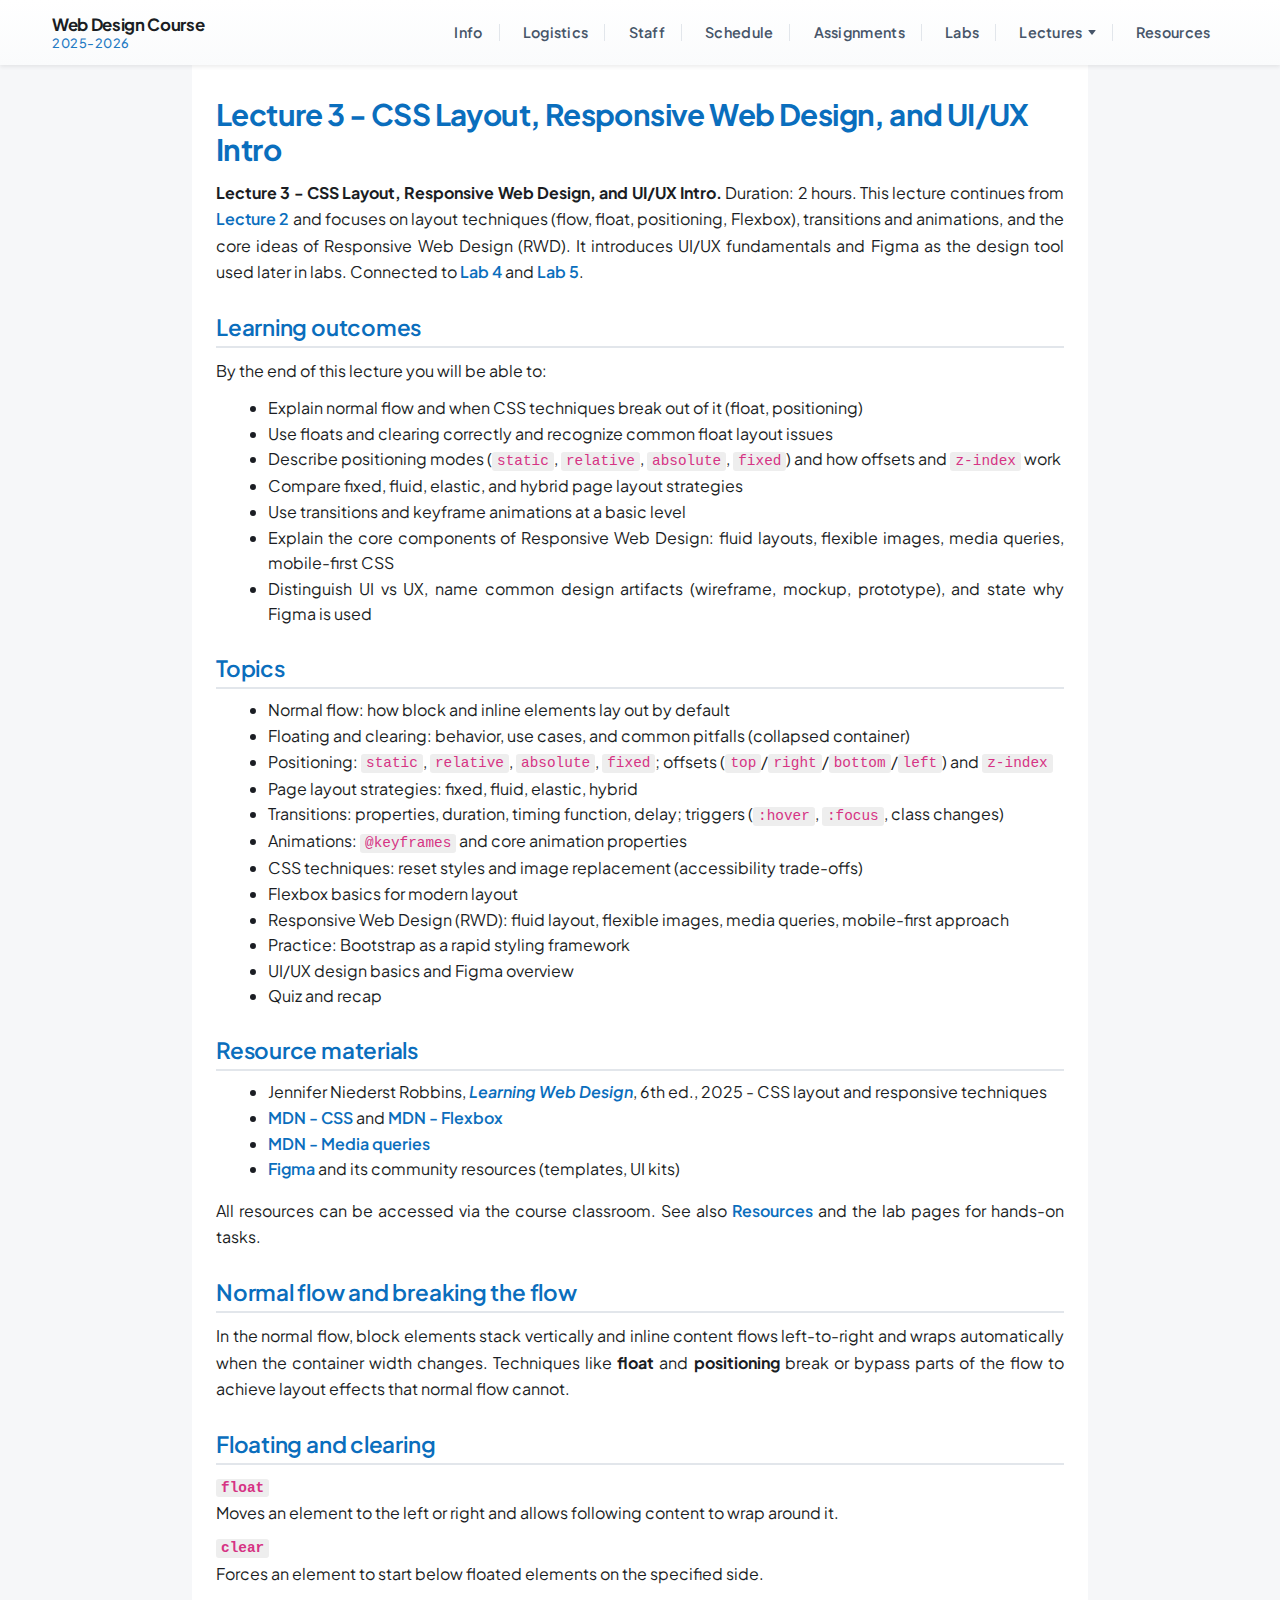
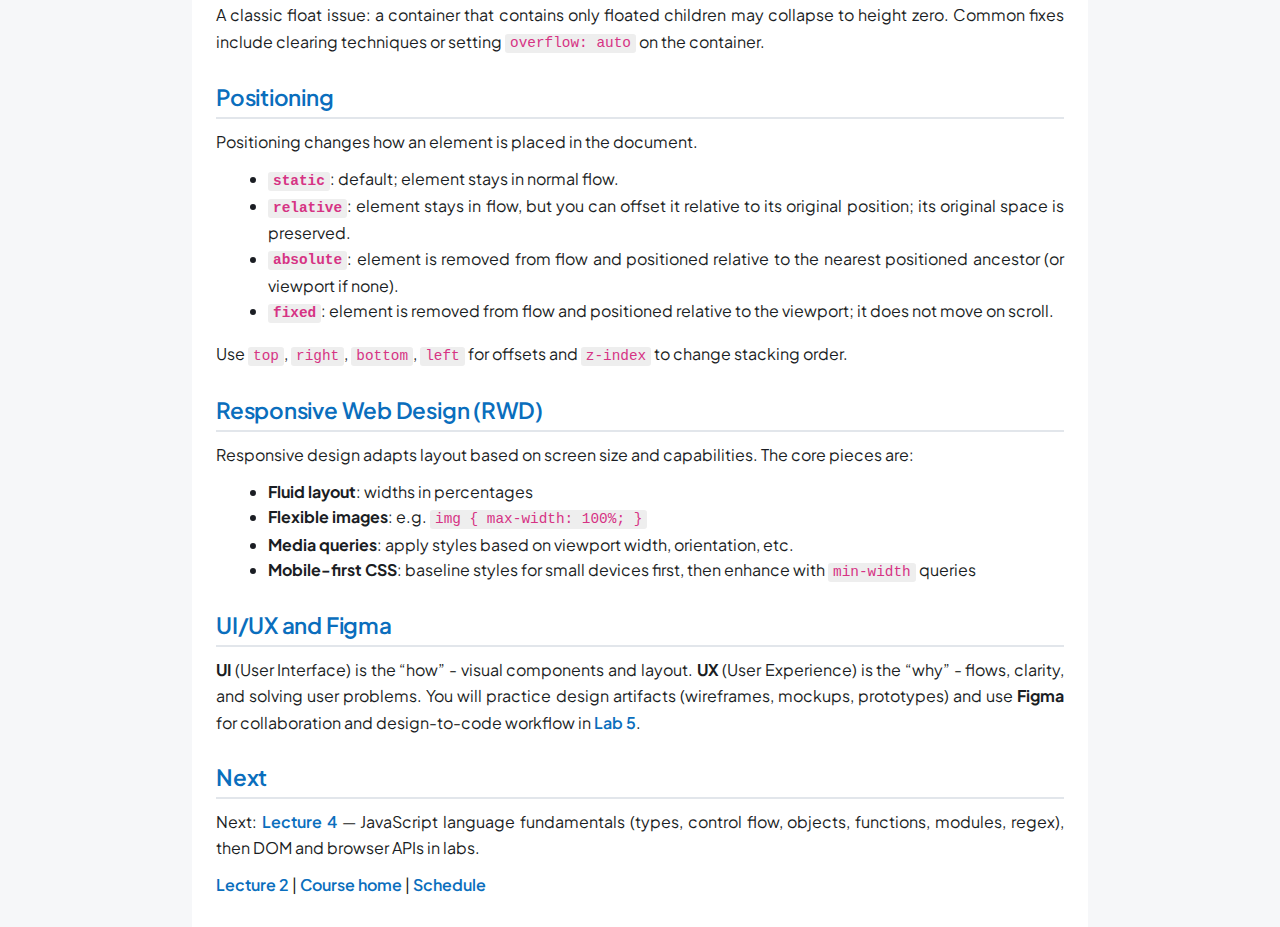
<file: lecture-3/index.html>
<!DOCTYPE html>
<html lang="en">
<head>
	<meta charset="UTF-8">
	<meta name="viewport" content="width=device-width">
	<title>Lecture 3 - CSS Layout, RWD, and UI/UX Intro | Web Design Course 2025-2026</title>
	<link rel="shortcut icon" href="../favicon.svg">
	<link href="https://cdn.jsdelivr.net/npm/bootstrap@5.3.3/dist/css/bootstrap.min.css" rel="stylesheet">
	<link rel="stylesheet" href="../style.css">
</head>
<body>
	<a href="#main-content" class="skip-link">Skip to main content</a>

	<nav class="navbar navbar-expand-lg navbar-light bg-white border-bottom shadow-sm" aria-label="Main navigation">
		<div class="container-fluid">
			<a class="navbar-brand d-flex align-items-center gap-2" href="../">
				<span><strong>Web Design Course</strong> <span class="text-muted">2025-2026</span></span>
			</a>
			<button class="navbar-toggler" type="button" data-bs-toggle="collapse" data-bs-target="#navbarNav" aria-controls="navbarNav" aria-expanded="false" aria-label="Toggle navigation">
				<span class="navbar-toggler-icon"></span>
			</button>
			<div class="collapse navbar-collapse" id="navbarNav">
				<ul class="navbar-nav ms-auto">
					<li class="nav-item"><a class="nav-link" href="../#info">Info</a></li>
					<li class="nav-item"><a class="nav-link" href="../#logistics">Logistics</a></li>
					<li class="nav-item"><a class="nav-link" href="../staff/">Staff</a></li>
					<li class="nav-item"><a class="nav-link" href="../schedule/">Schedule</a></li>
					<li class="nav-item"><a class="nav-link" href="../assignments/">Assignments</a></li>
					<li class="nav-item"><a class="nav-link" href="../labs/">Labs</a></li>
					<li class="nav-item dropdown">
						<a class="nav-link dropdown-toggle" href="#" id="navbarLectures" role="button" data-bs-toggle="dropdown" aria-expanded="false">Lectures</a>
						<ul class="dropdown-menu dropdown-menu-end" aria-labelledby="navbarLectures">
							<li><a class="dropdown-item" href="../lecture-0/">Lecture 0</a></li>
							<li><a class="dropdown-item" href="../lecture-1/">Lecture 1</a></li>
							<li><a class="dropdown-item" href="../lecture-2/">Lecture 2</a></li>
							<li><a class="dropdown-item active" href="../lecture-3/">Lecture 3</a></li>
							<li><a class="dropdown-item" href="../lecture-4/">Lecture 4</a></li>
						</ul>
					</li>
					<li class="nav-item"><a class="nav-link" href="../resources/">Resources</a></li>
				</ul>
			</div>
		</div>
	</nav>

	<main id="main-content">
		<article>
			<header>
				<h1>Lecture 3 - CSS Layout, Responsive Web Design, and UI/UX Intro</h1>
				<p><strong>Lecture 3 - CSS Layout, Responsive Web Design, and UI/UX Intro.</strong> Duration: <time datetime="PT2H">2 hours</time>. This lecture continues from <strong><a href="../lecture-2/">Lecture 2</a></strong> and focuses on layout techniques (flow, float, positioning, Flexbox), transitions and animations, and the core ideas of Responsive Web Design (RWD). It introduces UI/UX fundamentals and Figma as the design tool used later in labs. Connected to <strong><a href="../labs/4/">Lab 4</a></strong> and <strong><a href="../labs/5/">Lab 5</a></strong>.</p>
			</header>

			<section aria-labelledby="learning-outcomes-heading">
				<h2 id="learning-outcomes-heading" tabindex="-1"><a class="header-anchor" href="#learning-outcomes-heading">Learning outcomes</a></h2>
				<p>By the end of this lecture you will be able to:</p>
				<ul>
					<li>Explain normal flow and when CSS techniques break out of it (float, positioning)</li>
					<li>Use floats and clearing correctly and recognize common float layout issues</li>
					<li>Describe positioning modes (<code>static</code>, <code>relative</code>, <code>absolute</code>, <code>fixed</code>) and how offsets and <code>z-index</code> work</li>
					<li>Compare fixed, fluid, elastic, and hybrid page layout strategies</li>
					<li>Use transitions and keyframe animations at a basic level</li>
					<li>Explain the core components of Responsive Web Design: fluid layouts, flexible images, media queries, mobile-first CSS</li>
					<li>Distinguish UI vs UX, name common design artifacts (wireframe, mockup, prototype), and state why Figma is used</li>
				</ul>
			</section>

			<section aria-labelledby="topics-heading">
				<h2 id="topics-heading" tabindex="-1"><a class="header-anchor" href="#topics-heading">Topics</a></h2>
				<ul>
					<li>Normal flow: how block and inline elements lay out by default</li>
					<li>Floating and clearing: behavior, use cases, and common pitfalls (collapsed container)</li>
					<li>Positioning: <code>static</code>, <code>relative</code>, <code>absolute</code>, <code>fixed</code>; offsets (<code>top</code>/<code>right</code>/<code>bottom</code>/<code>left</code>) and <code>z-index</code></li>
					<li>Page layout strategies: fixed, fluid, elastic, hybrid</li>
					<li>Transitions: properties, duration, timing function, delay; triggers (<code>:hover</code>, <code>:focus</code>, class changes)</li>
					<li>Animations: <code>@keyframes</code> and core animation properties</li>
					<li>CSS techniques: reset styles and image replacement (accessibility trade-offs)</li>
					<li>Flexbox basics for modern layout</li>
					<li>Responsive Web Design (RWD): fluid layout, flexible images, media queries, mobile-first approach</li>
					<li>Practice: Bootstrap as a rapid styling framework</li>
					<li>UI/UX design basics and Figma overview</li>
					<li>Quiz and recap</li>
				</ul>
			</section>

			<section aria-labelledby="resources-heading">
				<h2 id="resources-heading" tabindex="-1"><a class="header-anchor" href="#resources-heading">Resource materials</a></h2>
				<ul>
					<li>Jennifer Niederst Robbins, <em><a href="https://learningwebdesign.com/">Learning Web Design</a></em>, 6th ed., 2025 - CSS layout and responsive techniques</li>
					<li><a href="https://developer.mozilla.org/en-US/docs/Web/CSS">MDN - CSS</a> and <a href="https://developer.mozilla.org/en-US/docs/Web/CSS/CSS_Flexible_Box_Layout">MDN - Flexbox</a></li>
					<li><a href="https://developer.mozilla.org/en-US/docs/Web/CSS/CSS_media_queries">MDN - Media queries</a></li>
					<li><a href="https://www.figma.com/">Figma</a> and its community resources (templates, UI kits)</li>
				</ul>
				<p>All resources can be accessed via the course classroom. See also <a href="../resources/">Resources</a> and the lab pages for hands-on tasks.</p>
			</section>

			<section aria-labelledby="flow-heading">
				<h2 id="flow-heading" tabindex="-1"><a class="header-anchor" href="#flow-heading">Normal flow and breaking the flow</a></h2>
				<p>In the normal flow, block elements stack vertically and inline content flows left-to-right and wraps automatically when the container width changes. Techniques like <strong>float</strong> and <strong>positioning</strong> break or bypass parts of the flow to achieve layout effects that normal flow cannot.</p>
			</section>

			<section aria-labelledby="float-heading">
				<h2 id="float-heading" tabindex="-1"><a class="header-anchor" href="#float-heading">Floating and clearing</a></h2>
				<dl>
					<dt><code>float</code></dt>
					<dd>Moves an element to the left or right and allows following content to wrap around it.</dd>
					<dt><code>clear</code></dt>
					<dd>Forces an element to start below floated elements on the specified side.</dd>
				</dl>
				<p>A classic float issue: a container that contains only floated children may collapse to height zero. Common fixes include clearing techniques or setting <code>overflow: auto</code> on the container.</p>
			</section>

			<section aria-labelledby="position-heading">
				<h2 id="position-heading" tabindex="-1"><a class="header-anchor" href="#position-heading">Positioning</a></h2>
				<p>Positioning changes how an element is placed in the document.</p>
				<ul>
					<li><strong><code>static</code></strong>: default; element stays in normal flow.</li>
					<li><strong><code>relative</code></strong>: element stays in flow, but you can offset it relative to its original position; its original space is preserved.</li>
					<li><strong><code>absolute</code></strong>: element is removed from flow and positioned relative to the nearest positioned ancestor (or viewport if none).</li>
					<li><strong><code>fixed</code></strong>: element is removed from flow and positioned relative to the viewport; it does not move on scroll.</li>
				</ul>
				<p>Use <code>top</code>, <code>right</code>, <code>bottom</code>, <code>left</code> for offsets and <code>z-index</code> to change stacking order.</p>
			</section>

			<section aria-labelledby="rwd-heading">
				<h2 id="rwd-heading" tabindex="-1"><a class="header-anchor" href="#rwd-heading">Responsive Web Design (RWD)</a></h2>
				<p>Responsive design adapts layout based on screen size and capabilities. The core pieces are:</p>
				<ul>
					<li><strong>Fluid layout</strong>: widths in percentages</li>
					<li><strong>Flexible images</strong>: e.g. <code>img { max-width: 100%; }</code></li>
					<li><strong>Media queries</strong>: apply styles based on viewport width, orientation, etc.</li>
					<li><strong>Mobile-first CSS</strong>: baseline styles for small devices first, then enhance with <code>min-width</code> queries</li>
				</ul>
			</section>

			<section aria-labelledby="design-heading">
				<h2 id="design-heading" tabindex="-1"><a class="header-anchor" href="#design-heading">UI/UX and Figma</a></h2>
				<p><strong>UI</strong> (User Interface) is the “how” - visual components and layout. <strong>UX</strong> (User Experience) is the “why” - flows, clarity, and solving user problems. You will practice design artifacts (wireframes, mockups, prototypes) and use <strong>Figma</strong> for collaboration and design-to-code workflow in <a href="../labs/5/">Lab 5</a>.</p>
			</section>

			<section aria-labelledby="next-heading">
				<h2 id="next-heading" tabindex="-1"><a class="header-anchor" href="#next-heading">Next</a></h2>
				<p>Next: <strong><a href="../lecture-4/">Lecture 4</a></strong> — JavaScript language fundamentals (types, control flow, objects, functions, modules, regex), then DOM and browser APIs in labs.</p>
				<p><a href="../lecture-2/">Lecture 2</a> | <a href="../">Course home</a> | <a href="../schedule/">Schedule</a></p>
			</section>
		</article>
	</main>

	<button id="back-to-top" type="button">Back to Top</button>
	<script>
		document.getElementById('back-to-top').addEventListener('click', function () {
			window.scrollTo({ top: 0, behavior: 'smooth' });
		});
		window.addEventListener('scroll', function () {
			document.body.classList.toggle('scrolled', window.scrollY > 300);
		});
	</script>
	<script src="https://cdn.jsdelivr.net/npm/bootstrap@5.3.3/dist/js/bootstrap.bundle.min.js"></script>
</body>
</html>
</file>
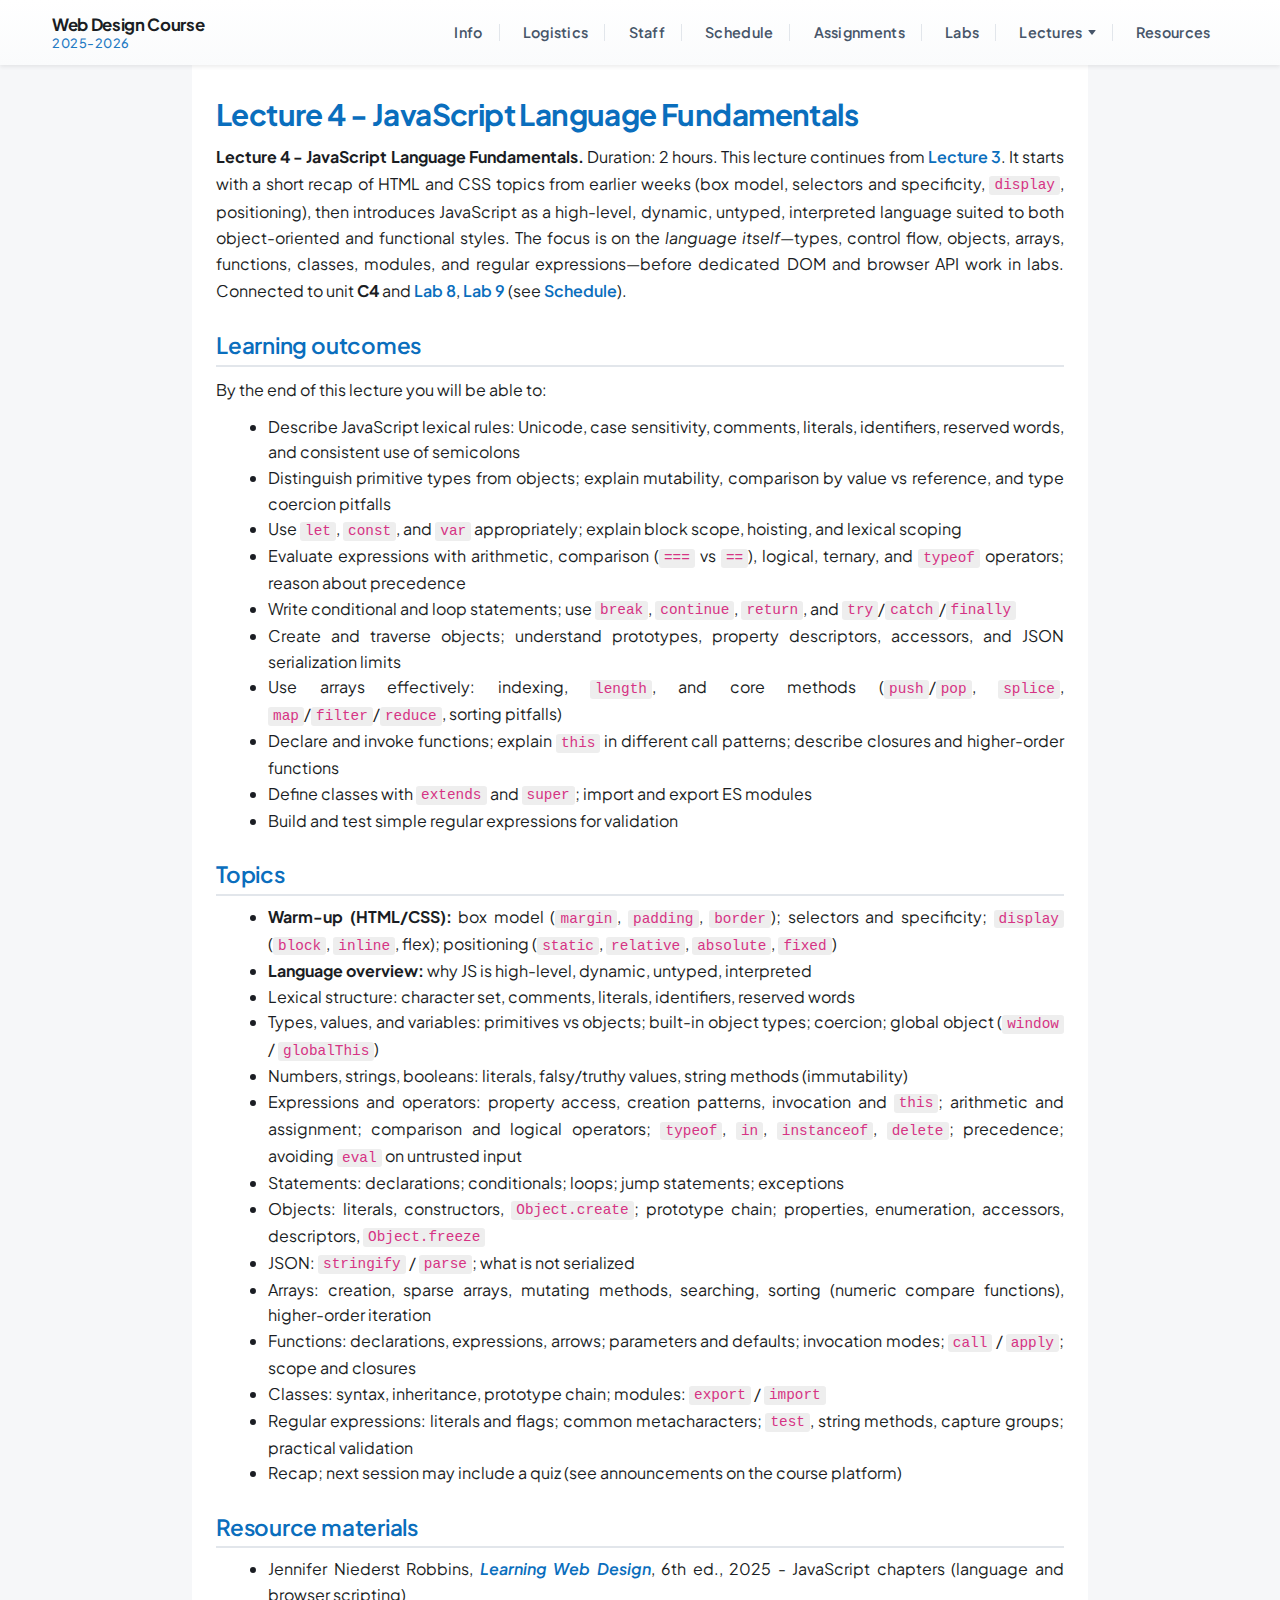
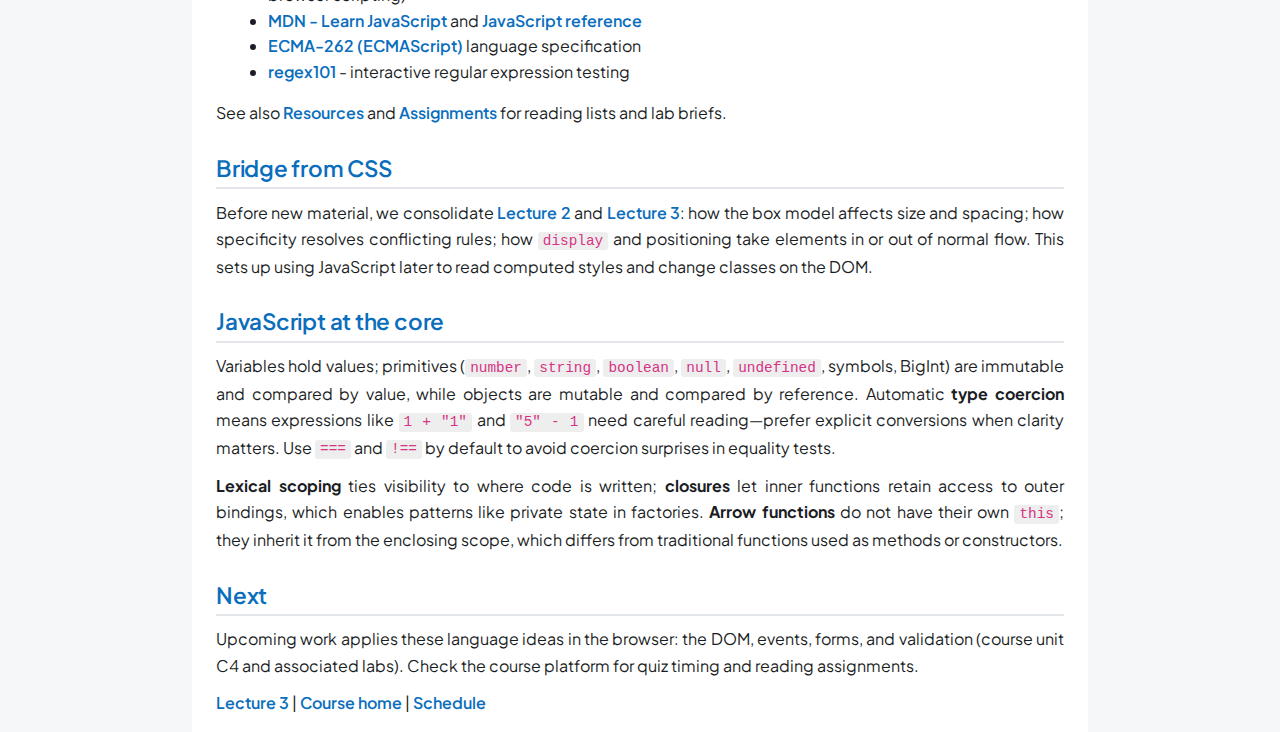
<file: lecture-4/index.html>
<!DOCTYPE html>
<html lang="en">
<head>
	<meta charset="UTF-8">
	<meta name="viewport" content="width=device-width">
	<title>Lecture 4 - JavaScript Language Fundamentals | Web Design Course 2025-2026</title>
	<link rel="shortcut icon" href="../favicon.svg">
	<link href="https://cdn.jsdelivr.net/npm/bootstrap@5.3.3/dist/css/bootstrap.min.css" rel="stylesheet">
	<link rel="stylesheet" href="../style.css">
</head>
<body>
	<a href="#main-content" class="skip-link">Skip to main content</a>

	<nav class="navbar navbar-expand-lg navbar-light bg-white border-bottom shadow-sm" aria-label="Main navigation">
		<div class="container-fluid">
			<a class="navbar-brand d-flex align-items-center gap-2" href="../">
				<span><strong>Web Design Course</strong> <span class="text-muted">2025-2026</span></span>
			</a>
			<button class="navbar-toggler" type="button" data-bs-toggle="collapse" data-bs-target="#navbarNav" aria-controls="navbarNav" aria-expanded="false" aria-label="Toggle navigation">
				<span class="navbar-toggler-icon"></span>
			</button>
			<div class="collapse navbar-collapse" id="navbarNav">
				<ul class="navbar-nav ms-auto">
					<li class="nav-item"><a class="nav-link" href="../#info">Info</a></li>
					<li class="nav-item"><a class="nav-link" href="../#logistics">Logistics</a></li>
					<li class="nav-item"><a class="nav-link" href="../staff/">Staff</a></li>
					<li class="nav-item"><a class="nav-link" href="../schedule/">Schedule</a></li>
					<li class="nav-item"><a class="nav-link" href="../assignments/">Assignments</a></li>
					<li class="nav-item"><a class="nav-link" href="../labs/">Labs</a></li>
					<li class="nav-item dropdown">
						<a class="nav-link dropdown-toggle" href="#" id="navbarLectures" role="button" data-bs-toggle="dropdown" aria-expanded="false">Lectures</a>
						<ul class="dropdown-menu dropdown-menu-end" aria-labelledby="navbarLectures">
							<li><a class="dropdown-item" href="../lecture-0/">Lecture 0</a></li>
							<li><a class="dropdown-item" href="../lecture-1/">Lecture 1</a></li>
							<li><a class="dropdown-item" href="../lecture-2/">Lecture 2</a></li>
							<li><a class="dropdown-item" href="../lecture-3/">Lecture 3</a></li>
							<li><a class="dropdown-item active" href="../lecture-4/">Lecture 4</a></li>
						</ul>
					</li>
					<li class="nav-item"><a class="nav-link" href="../resources/">Resources</a></li>
				</ul>
			</div>
		</div>
	</nav>

	<main id="main-content">
		<article>
			<header>
				<h1>Lecture 4 - JavaScript Language Fundamentals</h1>
				<p><strong>Lecture 4 - JavaScript Language Fundamentals.</strong> Duration: <time datetime="PT2H">2 hours</time>. This lecture continues from <strong><a href="../lecture-3/">Lecture 3</a></strong>. It starts with a short recap of HTML and CSS topics from earlier weeks (box model, selectors and specificity, <code>display</code>, positioning), then introduces JavaScript as a high-level, dynamic, untyped, interpreted language suited to both object-oriented and functional styles. The focus is on the <em>language itself</em>—types, control flow, objects, arrays, functions, classes, modules, and regular expressions—before dedicated DOM and browser API work in labs. Connected to unit <strong>C4</strong> and <strong><a href="../labs/">Lab 8</a></strong>, <strong><a href="../labs/">Lab 9</a></strong> (see <a href="../schedule/">Schedule</a>).</p>
			</header>

			<section aria-labelledby="learning-outcomes-heading">
				<h2 id="learning-outcomes-heading" tabindex="-1"><a class="header-anchor" href="#learning-outcomes-heading">Learning outcomes</a></h2>
				<p>By the end of this lecture you will be able to:</p>
				<ul>
					<li>Describe JavaScript lexical rules: Unicode, case sensitivity, comments, literals, identifiers, reserved words, and consistent use of semicolons</li>
					<li>Distinguish primitive types from objects; explain mutability, comparison by value vs reference, and type coercion pitfalls</li>
					<li>Use <code>let</code>, <code>const</code>, and <code>var</code> appropriately; explain block scope, hoisting, and lexical scoping</li>
					<li>Evaluate expressions with arithmetic, comparison (<code>===</code> vs <code>==</code>), logical, ternary, and <code>typeof</code> operators; reason about precedence</li>
					<li>Write conditional and loop statements; use <code>break</code>, <code>continue</code>, <code>return</code>, and <code>try</code>/<code>catch</code>/<code>finally</code></li>
					<li>Create and traverse objects; understand prototypes, property descriptors, accessors, and JSON serialization limits</li>
					<li>Use arrays effectively: indexing, <code>length</code>, and core methods (<code>push</code>/<code>pop</code>, <code>splice</code>, <code>map</code>/<code>filter</code>/<code>reduce</code>, sorting pitfalls)</li>
					<li>Declare and invoke functions; explain <code>this</code> in different call patterns; describe closures and higher-order functions</li>
					<li>Define classes with <code>extends</code> and <code>super</code>; import and export ES modules</li>
					<li>Build and test simple regular expressions for validation</li>
				</ul>
			</section>

			<section aria-labelledby="topics-heading">
				<h2 id="topics-heading" tabindex="-1"><a class="header-anchor" href="#topics-heading">Topics</a></h2>
				<ul>
					<li><strong>Warm-up (HTML/CSS):</strong> box model (<code>margin</code>, <code>padding</code>, <code>border</code>); selectors and specificity; <code>display</code> (<code>block</code>, <code>inline</code>, flex); positioning (<code>static</code>, <code>relative</code>, <code>absolute</code>, <code>fixed</code>)</li>
					<li><strong>Language overview:</strong> why JS is high-level, dynamic, untyped, interpreted</li>
					<li>Lexical structure: character set, comments, literals, identifiers, reserved words</li>
					<li>Types, values, and variables: primitives vs objects; built-in object types; coercion; global object (<code>window</code> / <code>globalThis</code>)</li>
					<li>Numbers, strings, booleans: literals, falsy/truthy values, string methods (immutability)</li>
					<li>Expressions and operators: property access, creation patterns, invocation and <code>this</code>; arithmetic and assignment; comparison and logical operators; <code>typeof</code>, <code>in</code>, <code>instanceof</code>, <code>delete</code>; precedence; avoiding <code>eval</code> on untrusted input</li>
					<li>Statements: declarations; conditionals; loops; jump statements; exceptions</li>
					<li>Objects: literals, constructors, <code>Object.create</code>; prototype chain; properties, enumeration, accessors, descriptors, <code>Object.freeze</code></li>
					<li>JSON: <code>stringify</code> / <code>parse</code>; what is not serialized</li>
					<li>Arrays: creation, sparse arrays, mutating methods, searching, sorting (numeric compare functions), higher-order iteration</li>
					<li>Functions: declarations, expressions, arrows; parameters and defaults; invocation modes; <code>call</code> / <code>apply</code>; scope and closures</li>
					<li>Classes: syntax, inheritance, prototype chain; modules: <code>export</code> / <code>import</code></li>
					<li>Regular expressions: literals and flags; common metacharacters; <code>test</code>, string methods, capture groups; practical validation</li>
					<li>Recap; next session may include a quiz (see announcements on the course platform)</li>
				</ul>
			</section>

			<section aria-labelledby="resources-heading">
				<h2 id="resources-heading" tabindex="-1"><a class="header-anchor" href="#resources-heading">Resource materials</a></h2>
				<ul>
					<li>Jennifer Niederst Robbins, <em><a href="https://learningwebdesign.com/">Learning Web Design</a></em>, 6th ed., 2025 - JavaScript chapters (language and browser scripting)</li>
					<li><a href="https://developer.mozilla.org/en-US/docs/Learn/JavaScript">MDN - Learn JavaScript</a> and <a href="https://developer.mozilla.org/en-US/docs/Web/JavaScript/Reference">JavaScript reference</a></li>
					<li><a href="https://ecma-international.org/publications-and-standards/standards/ecma-262/">ECMA-262 (ECMAScript)</a> language specification</li>
					<li><a href="https://regex101.com/">regex101</a> - interactive regular expression testing</li>
				</ul>
				<p>See also <a href="../resources/">Resources</a> and <a href="../assignments/">Assignments</a> for reading lists and lab briefs.</p>
			</section>

			<section aria-labelledby="recap-css-heading">
				<h2 id="recap-css-heading" tabindex="-1"><a class="header-anchor" href="#recap-css-heading">Bridge from CSS</a></h2>
				<p>Before new material, we consolidate <strong><a href="../lecture-2/">Lecture 2</a></strong> and <strong><a href="../lecture-3/">Lecture 3</a></strong>: how the box model affects size and spacing; how specificity resolves conflicting rules; how <code>display</code> and positioning take elements in or out of normal flow. This sets up using JavaScript later to read computed styles and change classes on the DOM.</p>
			</section>

			<section aria-labelledby="js-core-heading">
				<h2 id="js-core-heading" tabindex="-1"><a class="header-anchor" href="#js-core-heading">JavaScript at the core</a></h2>
				<p>Variables hold values; primitives (<code>number</code>, <code>string</code>, <code>boolean</code>, <code>null</code>, <code>undefined</code>, symbols, BigInt) are immutable and compared by value, while objects are mutable and compared by reference. Automatic <strong>type coercion</strong> means expressions like <code>1 + "1"</code> and <code>"5" - 1</code> need careful reading—prefer explicit conversions when clarity matters. Use <code>===</code> and <code>!==</code> by default to avoid coercion surprises in equality tests.</p>
				<p><strong>Lexical scoping</strong> ties visibility to where code is written; <strong>closures</strong> let inner functions retain access to outer bindings, which enables patterns like private state in factories. <strong>Arrow functions</strong> do not have their own <code>this</code>; they inherit it from the enclosing scope, which differs from traditional functions used as methods or constructors.</p>
			</section>

			<section aria-labelledby="next-heading">
				<h2 id="next-heading" tabindex="-1"><a class="header-anchor" href="#next-heading">Next</a></h2>
				<p>Upcoming work applies these language ideas in the browser: the DOM, events, forms, and validation (course unit C4 and associated labs). Check the course platform for quiz timing and reading assignments.</p>
				<p><a href="../lecture-3/">Lecture 3</a> | <a href="../">Course home</a> | <a href="../schedule/">Schedule</a></p>
			</section>
		</article>
	</main>

	<button id="back-to-top" type="button">Back to Top</button>
	<script>
		document.getElementById('back-to-top').addEventListener('click', function () {
			window.scrollTo({ top: 0, behavior: 'smooth' });
		});
		window.addEventListener('scroll', function () {
			document.body.classList.toggle('scrolled', window.scrollY > 300);
		});
	</script>
	<script src="https://cdn.jsdelivr.net/npm/bootstrap@5.3.3/dist/js/bootstrap.bundle.min.js"></script>
</body>
</html>
</file>
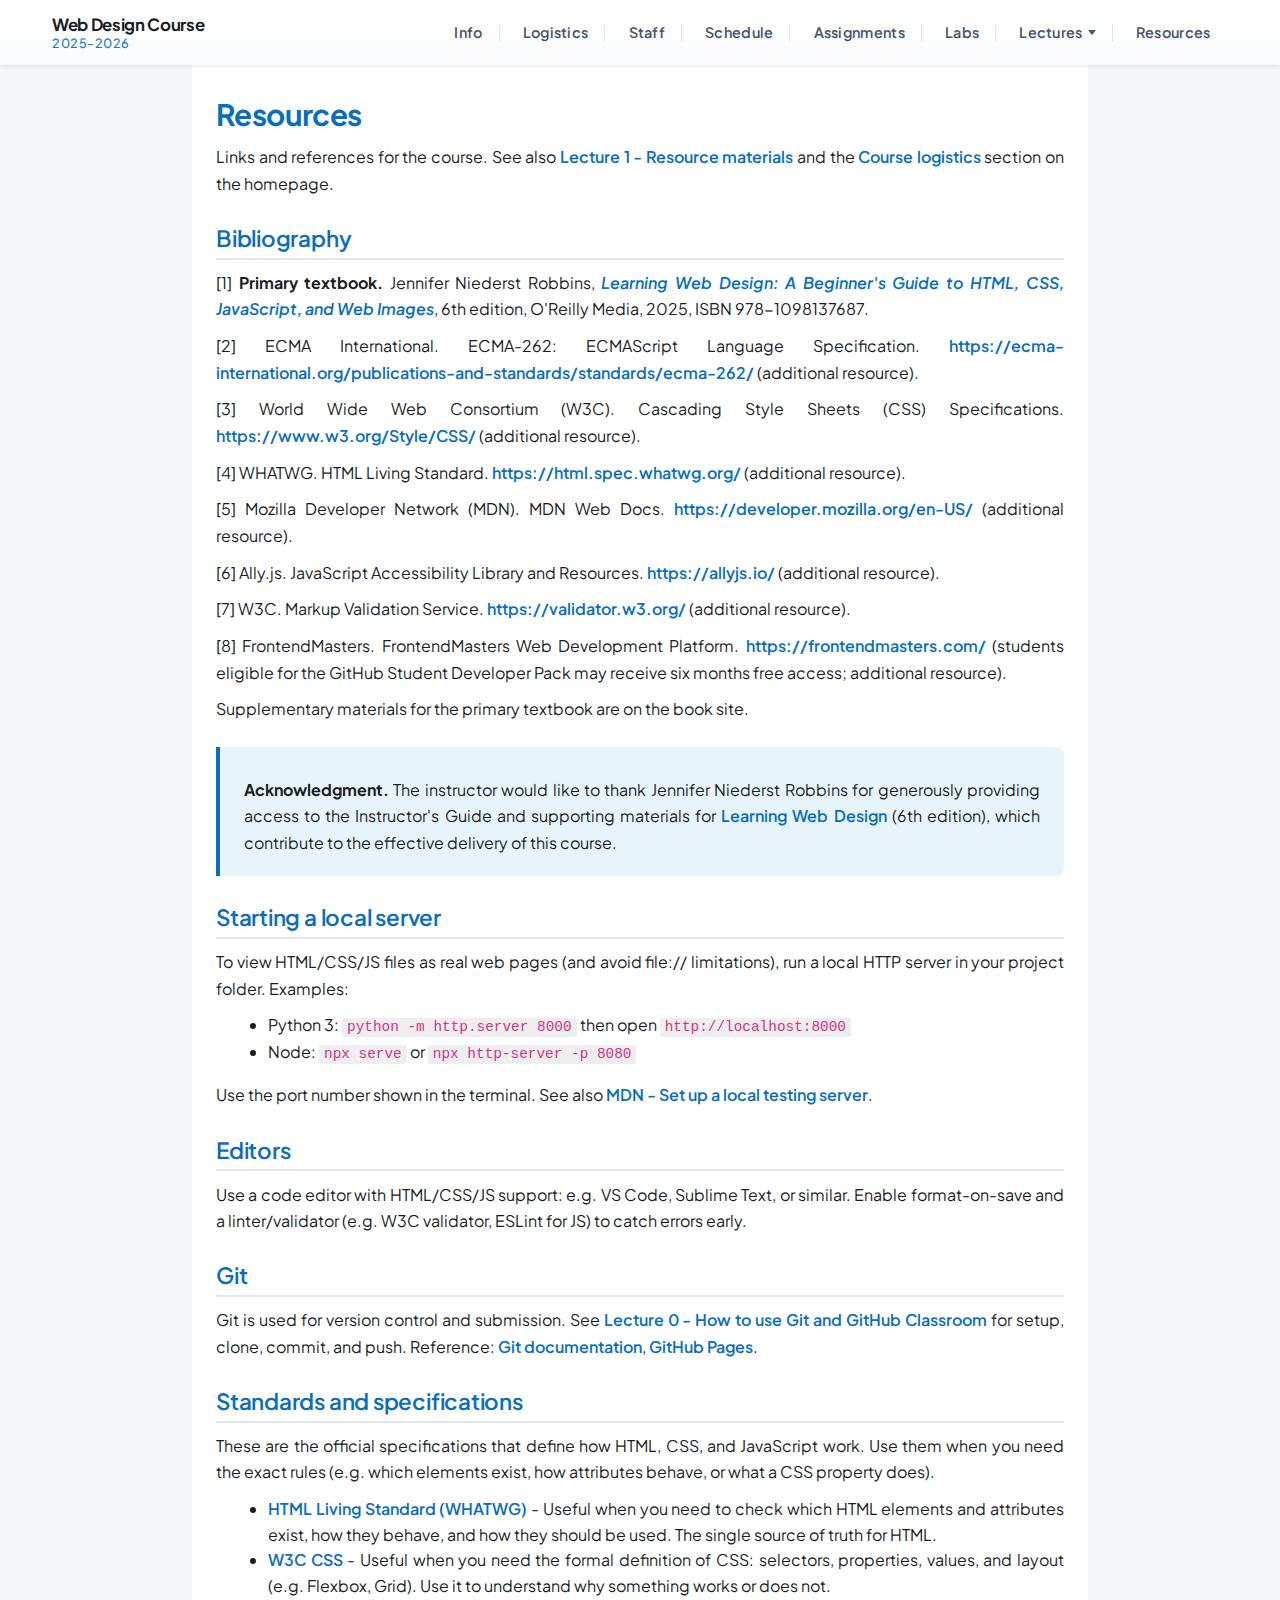
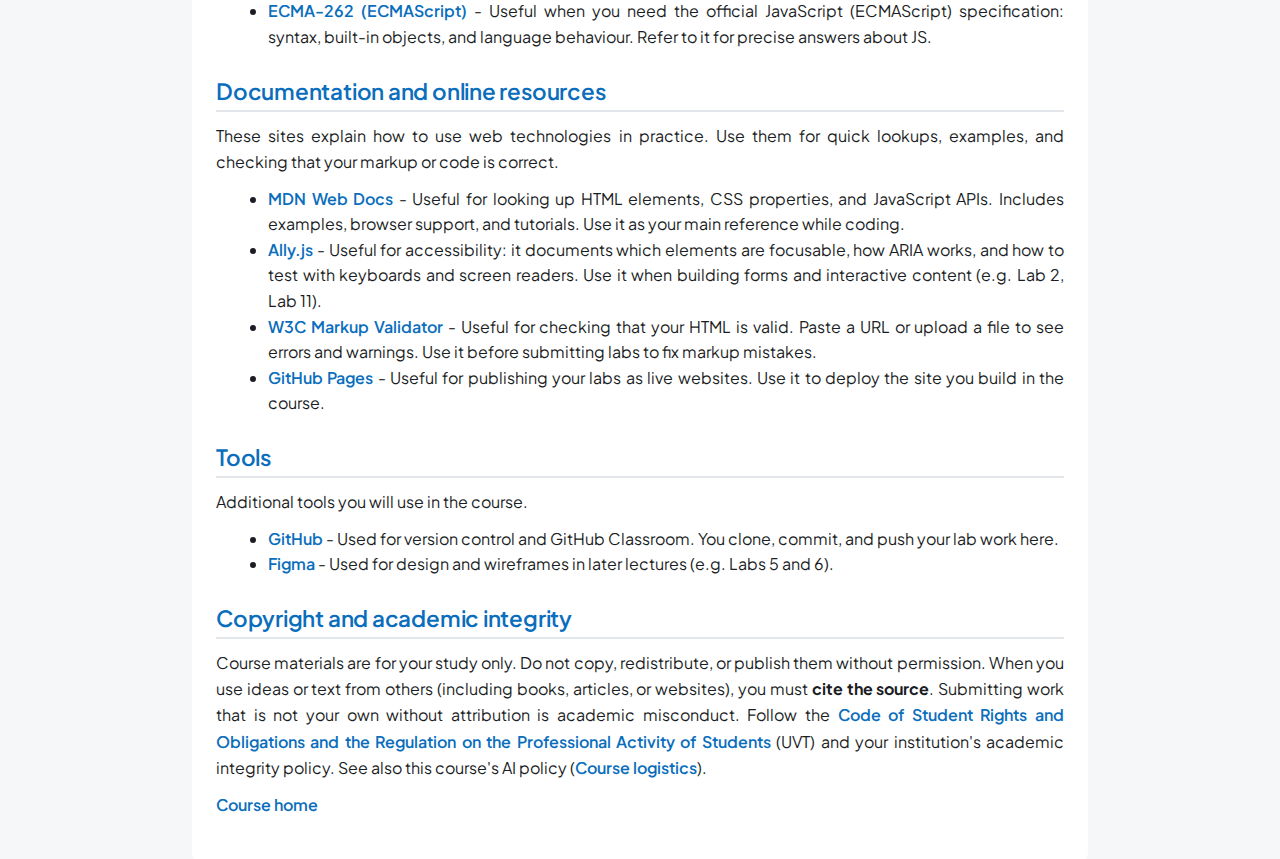
<file: resources/index.html>
<!DOCTYPE html>
<html lang="en">
<head>
	<meta charset="UTF-8">
	<meta name="viewport" content="width=device-width">
	<title>Resources | Web Design Course 2025-2026</title>
	<link rel="shortcut icon" href="../favicon.svg">
	<link href="https://cdn.jsdelivr.net/npm/bootstrap@5.3.3/dist/css/bootstrap.min.css" rel="stylesheet">
	<link rel="stylesheet" href="../style.css">
</head>
<body>
	<a href="#main-content" class="skip-link">Skip to main content</a>

<nav class="navbar navbar-expand-lg navbar-light bg-white border-bottom shadow-sm" aria-label="Main navigation">
	<div class="container-fluid">
		<a class="navbar-brand d-flex align-items-center gap-2" href="../">
			<span><strong>Web Design Course</strong> <span class="text-muted">2025-2026</span></span>
		</a>
		<button class="navbar-toggler" type="button" data-bs-toggle="collapse" data-bs-target="#navbarNav" aria-controls="navbarNav" aria-expanded="false" aria-label="Toggle navigation">
			<span class="navbar-toggler-icon"></span>
		</button>
		<div class="collapse navbar-collapse" id="navbarNav">
			<ul class="navbar-nav ms-auto">
				<li class="nav-item"><a class="nav-link" href="../#info">Info</a></li>
				<li class="nav-item"><a class="nav-link" href="../#logistics">Logistics</a></li>
				<li class="nav-item"><a class="nav-link" href="../staff/">Staff</a></li>
				<li class="nav-item"><a class="nav-link" href="../schedule/">Schedule</a></li>
				<li class="nav-item"><a class="nav-link" href="../assignments/">Assignments</a></li>
				<li class="nav-item"><a class="nav-link" href="../labs/">Labs</a></li>
				<li class="nav-item dropdown">
					<a class="nav-link dropdown-toggle" href="#" id="navbarLectures" role="button" data-bs-toggle="dropdown" aria-expanded="false">Lectures</a>
					<ul class="dropdown-menu dropdown-menu-end" aria-labelledby="navbarLectures">
						<li><a class="dropdown-item" href="../lecture-0/">Lecture 0</a></li>
						<li><a class="dropdown-item" href="../lecture-1/">Lecture 1</a></li>
						<li><a class="dropdown-item" href="../lecture-2/">Lecture 2</a></li>
						<li><a class="dropdown-item" href="../lecture-3/">Lecture 3</a></li>
						<li><a class="dropdown-item" href="../lecture-4/">Lecture 4</a></li>
					</ul>
				</li>
				<li class="nav-item"><a class="nav-link" href="../resources/">Resources</a></li>
			</ul>
		</div>
	</div>
</nav>

<main id="main-content">
	<h1>Resources</h1>
	<p>Links and references for the course. See also <a href="../lecture-1/#resources-heading">Lecture 1 - Resource materials</a> and the <a href="../#logistics">Course logistics</a> section on the homepage.</p>

	<section id="bibliography">
		<span id="primary-textbook" aria-hidden="true"></span>
		<h2 id="bibliography-heading" tabindex="-1"><a class="header-anchor" href="#bibliography">Bibliography</a></h2>
		<p>[1] <strong>Primary textbook.</strong> Jennifer Niederst Robbins, <em><a href="https://learningwebdesign.com/">Learning Web Design: A Beginner's Guide to HTML, CSS, JavaScript, and Web Images</a></em>, 6th edition, O'Reilly Media, 2025, ISBN 978-1098137687.</p>
		<p>[2] ECMA International. ECMA-262: ECMAScript Language Specification. <a href="https://ecma-international.org/publications-and-standards/standards/ecma-262/">https://ecma-international.org/publications-and-standards/standards/ecma-262/</a> (additional resource).</p>
		<p>[3] World Wide Web Consortium (W3C). Cascading Style Sheets (CSS) Specifications. <a href="https://www.w3.org/Style/CSS/">https://www.w3.org/Style/CSS/</a> (additional resource).</p>
		<p>[4] WHATWG. HTML Living Standard. <a href="https://html.spec.whatwg.org/">https://html.spec.whatwg.org/</a> (additional resource).</p>
		<p>[5] Mozilla Developer Network (MDN). MDN Web Docs. <a href="https://developer.mozilla.org/en-US/">https://developer.mozilla.org/en-US/</a> (additional resource).</p>
		<p>[6] Ally.js. JavaScript Accessibility Library and Resources. <a href="https://allyjs.io/">https://allyjs.io/</a> (additional resource).</p>
		<p>[7] W3C. Markup Validation Service. <a href="https://validator.w3.org/">https://validator.w3.org/</a> (additional resource).</p>
		<p>[8] FrontendMasters. FrontendMasters Web Development Platform. <a href="https://frontendmasters.com/">https://frontendmasters.com/</a> (students eligible for the GitHub Student Developer Pack may receive six months free access; additional resource).</p>
		<p>Supplementary materials for the primary textbook are on the book site.</p>
		<div class="acknowledgment-block">
			<p><strong>Acknowledgment.</strong> The instructor would like to thank Jennifer Niederst Robbins for generously providing access to the Instructor's Guide and supporting materials for <a href="https://learningwebdesign.com/">Learning Web Design</a> (6th edition), which contribute to the effective delivery of this course.</p>
		</div>
	</section>

	<section>
		<h2 id="localhost" tabindex="-1"><a class="header-anchor" href="#localhost">Starting a local server</a></h2>
		<p>To view HTML/CSS/JS files as real web pages (and avoid file:// limitations), run a local HTTP server in your project folder. Examples:</p>
		<ul>
			<li>Python 3: <code>python -m http.server 8000</code> then open <code>http://localhost:8000</code></li>
			<li>Node: <code>npx serve</code> or <code>npx http-server -p 8080</code></li>
		</ul>
		<p>Use the port number shown in the terminal. See also <a href="https://developer.mozilla.org/en-US/docs/Learn/Common_questions/Tools_and_setup/set_up_a_local_testing_server">MDN - Set up a local testing server</a>.</p>
	</section>

	<section>
		<h2 id="editors" tabindex="-1"><a class="header-anchor" href="#editors">Editors</a></h2>
		<p>Use a code editor with HTML/CSS/JS support: e.g. VS Code, Sublime Text, or similar. Enable format-on-save and a linter/validator (e.g. W3C validator, ESLint for JS) to catch errors early.</p>
	</section>

	<section>
		<h2 id="git-resources" tabindex="-1"><a class="header-anchor" href="#git-resources">Git</a></h2>
		<p>Git is used for version control and submission. See <a href="../lecture-0/#git-heading">Lecture 0 - How to use Git and GitHub Classroom</a> for setup, clone, commit, and push. Reference: <a href="https://git-scm.com/doc">Git documentation</a>, <a href="https://pages.github.com/">GitHub Pages</a>.</p>
	</section>

	<section>
		<h2 id="standards" tabindex="-1"><a class="header-anchor" href="#standards">Standards and specifications</a></h2>
		<p>These are the official specifications that define how HTML, CSS, and JavaScript work. Use them when you need the exact rules (e.g. which elements exist, how attributes behave, or what a CSS property does).</p>
		<ul>
			<li><a href="https://html.spec.whatwg.org/">HTML Living Standard (WHATWG)</a> - Useful when you need to check which HTML elements and attributes exist, how they behave, and how they should be used. The single source of truth for HTML.</li>
			<li><a href="https://www.w3.org/Style/CSS/">W3C CSS</a> - Useful when you need the formal definition of CSS: selectors, properties, values, and layout (e.g. Flexbox, Grid). Use it to understand why something works or does not.</li>
			<li><a href="https://ecma-international.org/publications-and-standards/standards/ecma-262/">ECMA-262 (ECMAScript)</a> - Useful when you need the official JavaScript (ECMAScript) specification: syntax, built-in objects, and language behaviour. Refer to it for precise answers about JS.</li>
		</ul>
	</section>

	<section>
		<h2 id="docs" tabindex="-1"><a class="header-anchor" href="#docs">Documentation and online resources</a></h2>
		<p>These sites explain how to use web technologies in practice. Use them for quick lookups, examples, and checking that your markup or code is correct.</p>
		<ul>
			<li><a href="https://developer.mozilla.org/en-US/">MDN Web Docs</a> - Useful for looking up HTML elements, CSS properties, and JavaScript APIs. Includes examples, browser support, and tutorials. Use it as your main reference while coding.</li>
			<li><a href="https://allyjs.io/">Ally.js</a> - Useful for accessibility: it documents which elements are focusable, how ARIA works, and how to test with keyboards and screen readers. Use it when building forms and interactive content (e.g. Lab 2, Lab 11).</li>
			<li><a href="https://validator.w3.org/">W3C Markup Validator</a> - Useful for checking that your HTML is valid. Paste a URL or upload a file to see errors and warnings. Use it before submitting labs to fix markup mistakes.</li>
			<li><a href="https://pages.github.com/">GitHub Pages</a> - Useful for publishing your labs as live websites. Use it to deploy the site you build in the course.</li>
		</ul>
	</section>

	<section>
		<h2 id="tools" tabindex="-1"><a class="header-anchor" href="#tools">Tools</a></h2>
		<p>Additional tools you will use in the course.</p>
		<ul>
			<li><a href="https://github.com/">GitHub</a> - Used for version control and GitHub Classroom. You clone, commit, and push your lab work here.</li>
			<li><a href="https://www.figma.com/">Figma</a> - Used for design and wireframes in later lectures (e.g. Labs 5 and 6).</li>
		</ul>
	</section>

	<section id="copyright-integrity">
		<h2 id="copyright-heading" tabindex="-1"><a class="header-anchor" href="#copyright-integrity">Copyright and academic integrity</a></h2>
		<p>Course materials are for your study only. Do not copy, redistribute, or publish them without permission. When you use ideas or text from others (including books, articles, or websites), you must <strong>cite the source</strong>. Submitting work that is not your own without attribution is academic misconduct. Follow the <a href="https://www.uvt.ro/educatie/info-studenti-proces-educational/regulamente-metodologii-si-proceduri/">Code of Student Rights and Obligations and the Regulation on the Professional Activity of Students</a> (UVT) and your institution's academic integrity policy. See also this course's AI policy (<a href="../#ai-policy">Course logistics</a>).</p>
	</section>

	<p><a href="../">Course home</a></p>
</main>

<button id="back-to-top" type="button">Back to Top</button>
<script>
	document.getElementById('back-to-top').addEventListener('click', function () {
		window.scrollTo({ top: 0, behavior: 'smooth' });
	});
	window.addEventListener('scroll', function () {
		document.body.classList.toggle('scrolled', window.scrollY > 300);
	});
</script>
<script src="https://cdn.jsdelivr.net/npm/bootstrap@5.3.3/dist/js/bootstrap.bundle.min.js"></script>
</body>
</html>
</file>
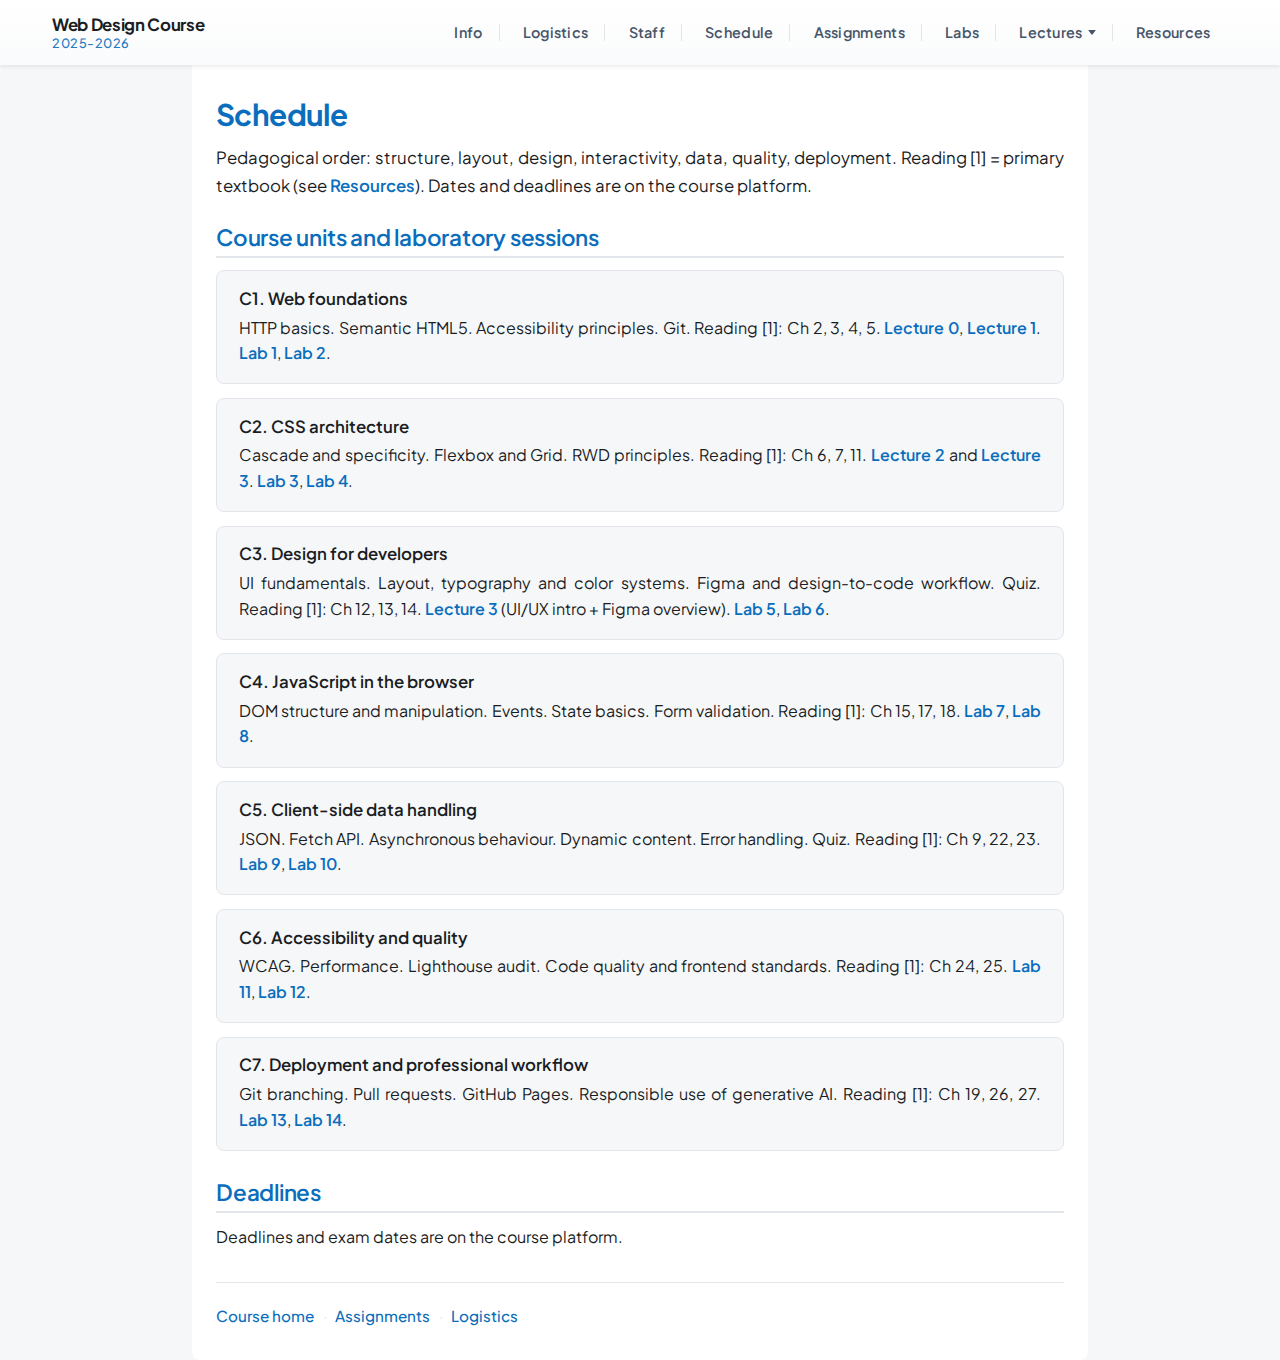
<file: schedule/index.html>
<!DOCTYPE html>
<html lang="en">
<head>
	<meta charset="UTF-8">
	<meta name="viewport" content="width=device-width">
	<title>Schedule | Web Design Course 2025-2026</title>
	<link rel="shortcut icon" href="../favicon.svg">
	<link href="https://cdn.jsdelivr.net/npm/bootstrap@5.3.3/dist/css/bootstrap.min.css" rel="stylesheet">
	<link rel="stylesheet" href="../style.css">
</head>
<body>
	<a href="#main-content" class="skip-link">Skip to main content</a>

<nav class="navbar navbar-expand-lg navbar-light bg-white border-bottom shadow-sm" aria-label="Main navigation">
	<div class="container-fluid">
		<a class="navbar-brand d-flex align-items-center gap-2" href="../">
			<span><strong>Web Design Course</strong> <span class="text-muted">2025-2026</span></span>
		</a>
		<button class="navbar-toggler" type="button" data-bs-toggle="collapse" data-bs-target="#navbarNav" aria-controls="navbarNav" aria-expanded="false" aria-label="Toggle navigation">
			<span class="navbar-toggler-icon"></span>
		</button>
		<div class="collapse navbar-collapse" id="navbarNav">
			<ul class="navbar-nav ms-auto">
				<li class="nav-item"><a class="nav-link" href="../#info">Info</a></li>
				<li class="nav-item"><a class="nav-link" href="../#logistics">Logistics</a></li>
				<li class="nav-item"><a class="nav-link" href="../staff/">Staff</a></li>
				<li class="nav-item"><a class="nav-link" href="../schedule/">Schedule</a></li>
				<li class="nav-item"><a class="nav-link" href="../assignments/">Assignments</a></li>
				<li class="nav-item"><a class="nav-link" href="../labs/">Labs</a></li>
				<li class="nav-item dropdown">
					<a class="nav-link dropdown-toggle" href="#" id="navbarLectures" role="button" data-bs-toggle="dropdown" aria-expanded="false">Lectures</a>
					<ul class="dropdown-menu dropdown-menu-end" aria-labelledby="navbarLectures">
						<li><a class="dropdown-item" href="../lecture-0/">Lecture 0</a></li>
						<li><a class="dropdown-item" href="../lecture-1/">Lecture 1</a></li>
						<li><a class="dropdown-item" href="../lecture-2/">Lecture 2</a></li>
						<li><a class="dropdown-item" href="../lecture-3/">Lecture 3</a></li>
					</ul>
				</li>
				<li class="nav-item"><a class="nav-link" href="../resources/">Resources</a></li>
			</ul>
		</div>
	</div>
</nav>

<main id="main-content" class="schedule-page">
	<header class="schedule-intro">
		<h1>Schedule</h1>
		<p class="schedule-lead">Pedagogical order: structure, layout, design, interactivity, data, quality, deployment. Reading [1] = primary textbook (see <a href="../resources/">Resources</a>). Dates and deadlines are on the course platform.</p>
	</header>

	<section class="schedule-section" aria-labelledby="course-units">
		<h2 id="course-units" tabindex="-1"><a class="header-anchor" href="#course-units">Course units and laboratory sessions</a></h2>
		<div class="schedule-units">
			<div class="lecture-card schedule-unit">
				<h3>C1. Web foundations</h3>
				<p>HTTP basics. Semantic HTML5. Accessibility principles. Git. Reading [1]: Ch 2, 3, 4, 5. <a href="../lecture-0/">Lecture 0</a>, <a href="../lecture-1/">Lecture 1</a>. <a href="../labs/#lab1">Lab 1</a>, <a href="../labs/2/">Lab 2</a>.</p>
			</div>
			<div class="lecture-card schedule-unit">
				<h3>C2. CSS architecture</h3>
				<p>Cascade and specificity. Flexbox and Grid. RWD principles. Reading [1]: Ch 6, 7, 11. <a href="../lecture-2/">Lecture 2</a> and <a href="../lecture-3/">Lecture 3</a>. <a href="../labs/3/">Lab 3</a>, <a href="../labs/4/">Lab 4</a>.</p>
			</div>
			<div class="lecture-card schedule-unit">
				<h3>C3. Design for developers</h3>
				<p>UI fundamentals. Layout, typography and color systems. Figma and design-to-code workflow. Quiz. Reading [1]: Ch 12, 13, 14. <a href="../lecture-3/">Lecture 3</a> (UI/UX intro + Figma overview). <a href="../labs/5/">Lab 5</a>, <a href="../labs/">Lab 6</a>.</p>
			</div>
			<div class="lecture-card schedule-unit">
				<h3>C4. JavaScript in the browser</h3>
				<p>DOM structure and manipulation. Events. State basics. Form validation. Reading [1]: Ch 15, 17, 18. <a href="../labs/">Lab 7</a>, <a href="../labs/">Lab 8</a>.</p>
			</div>
			<div class="lecture-card schedule-unit">
				<h3>C5. Client-side data handling</h3>
				<p>JSON. Fetch API. Asynchronous behaviour. Dynamic content. Error handling. Quiz. Reading [1]: Ch 9, 22, 23. <a href="../labs/">Lab 9</a>, <a href="../labs/">Lab 10</a>.</p>
			</div>
			<div class="lecture-card schedule-unit">
				<h3>C6. Accessibility and quality</h3>
				<p>WCAG. Performance. Lighthouse audit. Code quality and frontend standards. Reading [1]: Ch 24, 25. <a href="../labs/">Lab 11</a>, <a href="../labs/">Lab 12</a>.</p>
			</div>
			<div class="lecture-card schedule-unit">
				<h3>C7. Deployment and professional workflow</h3>
				<p>Git branching. Pull requests. GitHub Pages. Responsible use of generative AI. Reading [1]: Ch 19, 26, 27. <a href="../labs/">Lab 13</a>, <a href="../labs/">Lab 14</a>.</p>
			</div>
		</div>
	</section>

	<section class="schedule-section" aria-labelledby="deadlines">
		<h2 id="deadlines" tabindex="-1"><a class="header-anchor" href="#deadlines">Deadlines</a></h2>
		<p>Deadlines and exam dates are on the course platform.</p>
	</section>

	<footer class="schedule-footer">
		<p><a href="../">Course home</a> <span class="schedule-footer-sep">·</span> <a href="../assignments/">Assignments</a> <span class="schedule-footer-sep">·</span> <a href="../#logistics">Logistics</a></p>
	</footer>
</main>

<button id="back-to-top" type="button">Back to Top</button>
<script>
	document.getElementById('back-to-top').addEventListener('click', function () {
		window.scrollTo({ top: 0, behavior: 'smooth' });
	});
	window.addEventListener('scroll', function () {
		document.body.classList.toggle('scrolled', window.scrollY > 300);
	});
</script>
<script src="https://cdn.jsdelivr.net/npm/bootstrap@5.3.3/dist/js/bootstrap.bundle.min.js"></script>
</body>
</html>
</file>
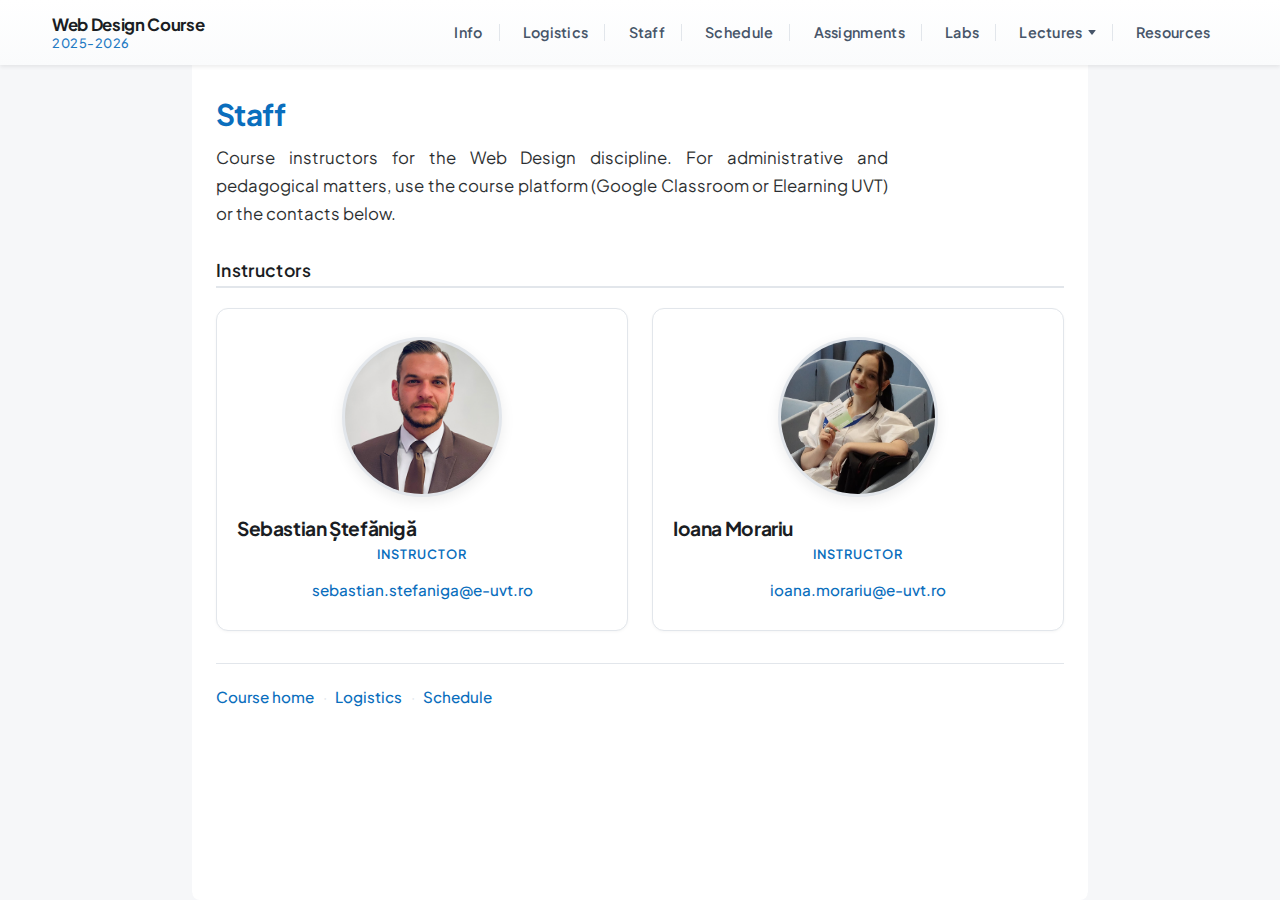
<file: staff/index.html>
<!DOCTYPE html>
<html lang="en">
<head>
	<meta charset="UTF-8">
	<meta name="viewport" content="width=device-width">
	<title>Staff | Web Design Course 2025-2026</title>
	<link rel="shortcut icon" href="../favicon.svg">
	<link href="https://cdn.jsdelivr.net/npm/bootstrap@5.3.3/dist/css/bootstrap.min.css" rel="stylesheet">
	<link rel="stylesheet" href="../style.css">
</head>
<body>
	<a href="#main-content" class="skip-link">Skip to main content</a>

<nav class="navbar navbar-expand-lg navbar-light bg-white border-bottom shadow-sm" aria-label="Main navigation">
	<div class="container-fluid">
		<a class="navbar-brand d-flex align-items-center gap-2" href="../">
			<span><strong>Web Design Course</strong> <span class="text-muted">2025-2026</span></span>
		</a>
		<button class="navbar-toggler" type="button" data-bs-toggle="collapse" data-bs-target="#navbarNav" aria-controls="navbarNav" aria-expanded="false" aria-label="Toggle navigation">
			<span class="navbar-toggler-icon"></span>
		</button>
		<div class="collapse navbar-collapse" id="navbarNav">
			<ul class="navbar-nav ms-auto">
				<li class="nav-item"><a class="nav-link" href="../#info">Info</a></li>
				<li class="nav-item"><a class="nav-link" href="../#logistics">Logistics</a></li>
				<li class="nav-item"><a class="nav-link" href="../staff/">Staff</a></li>
				<li class="nav-item"><a class="nav-link" href="../schedule/">Schedule</a></li>
				<li class="nav-item"><a class="nav-link" href="../assignments/">Assignments</a></li>
				<li class="nav-item"><a class="nav-link" href="../labs/">Labs</a></li>
				<li class="nav-item dropdown">
					<a class="nav-link dropdown-toggle" href="#" id="navbarLectures" role="button" data-bs-toggle="dropdown" aria-expanded="false">Lectures</a>
					<ul class="dropdown-menu dropdown-menu-end" aria-labelledby="navbarLectures">
						<li><a class="dropdown-item" href="../lecture-0/">Lecture 0</a></li>
						<li><a class="dropdown-item" href="../lecture-1/">Lecture 1</a></li>
						<li><a class="dropdown-item" href="../lecture-2/">Lecture 2</a></li>
						<li><a class="dropdown-item" href="../lecture-3/">Lecture 3</a></li>
						<li><a class="dropdown-item" href="../lecture-4/">Lecture 4</a></li>
					</ul>
				</li>
				<li class="nav-item"><a class="nav-link" href="../resources/">Resources</a></li>
			</ul>
		</div>
	</div>
</nav>

<main id="main-content" class="staff-page">
	<header class="staff-intro">
		<h1>Staff</h1>
		<p class="staff-lead">Course instructors for the Web Design discipline. For administrative and pedagogical matters, use the course platform (Google Classroom or Elearning UVT) or the contacts below.</p>
	</header>

	<section class="staff-section" aria-labelledby="instructors">
		<h2 id="instructors" class="staff-section-title" tabindex="-1"><a class="header-anchor" href="#instructors">Instructors</a></h2>
		<div class="staff-grid">
			<article class="staff-card">
				<div class="staff-card-photo-wrap">
					<img src="../images/sebastian-stefaniga.png" alt="Sebastian Ștefănigă" class="staff-photo" width="160" height="160">
				</div>
				<div class="staff-card-body">
					<h3 class="staff-card-name">Sebastian Ștefănigă</h3>
					<p class="staff-card-role">Instructor</p>
					<p class="staff-card-email"><a href="mailto:sebastian.stefaniga@e-uvt.ro">sebastian.stefaniga@e-uvt.ro</a></p>
				</div>
			</article>
			<article class="staff-card">
				<div class="staff-card-photo-wrap">
					<img src="../images/ioana-morariu.png" alt="Ioana Morariu" class="staff-photo" width="160" height="160">
				</div>
				<div class="staff-card-body">
					<h3 class="staff-card-name">Ioana Morariu</h3>
					<p class="staff-card-role">Instructor</p>
					<p class="staff-card-email"><a href="mailto:ioana.morariu@e-uvt.ro">ioana.morariu@e-uvt.ro</a></p>
				</div>
			</article>
		</div>
	</section>

	<footer class="staff-footer">
		<p><a href="../">Course home</a> <span class="staff-footer-sep">·</span> <a href="../#logistics">Logistics</a> <span class="staff-footer-sep">·</span> <a href="../schedule/">Schedule</a></p>
	</footer>
</main>

<button id="back-to-top" type="button">Back to Top</button>
<script>
	document.getElementById('back-to-top').addEventListener('click', function () {
		window.scrollTo({ top: 0, behavior: 'smooth' });
	});
	window.addEventListener('scroll', function () {
		document.body.classList.toggle('scrolled', window.scrollY > 300);
	});
</script>
<script src="https://cdn.jsdelivr.net/npm/bootstrap@5.3.3/dist/js/bootstrap.bundle.min.js"></script>
</body>
</html>
</file>
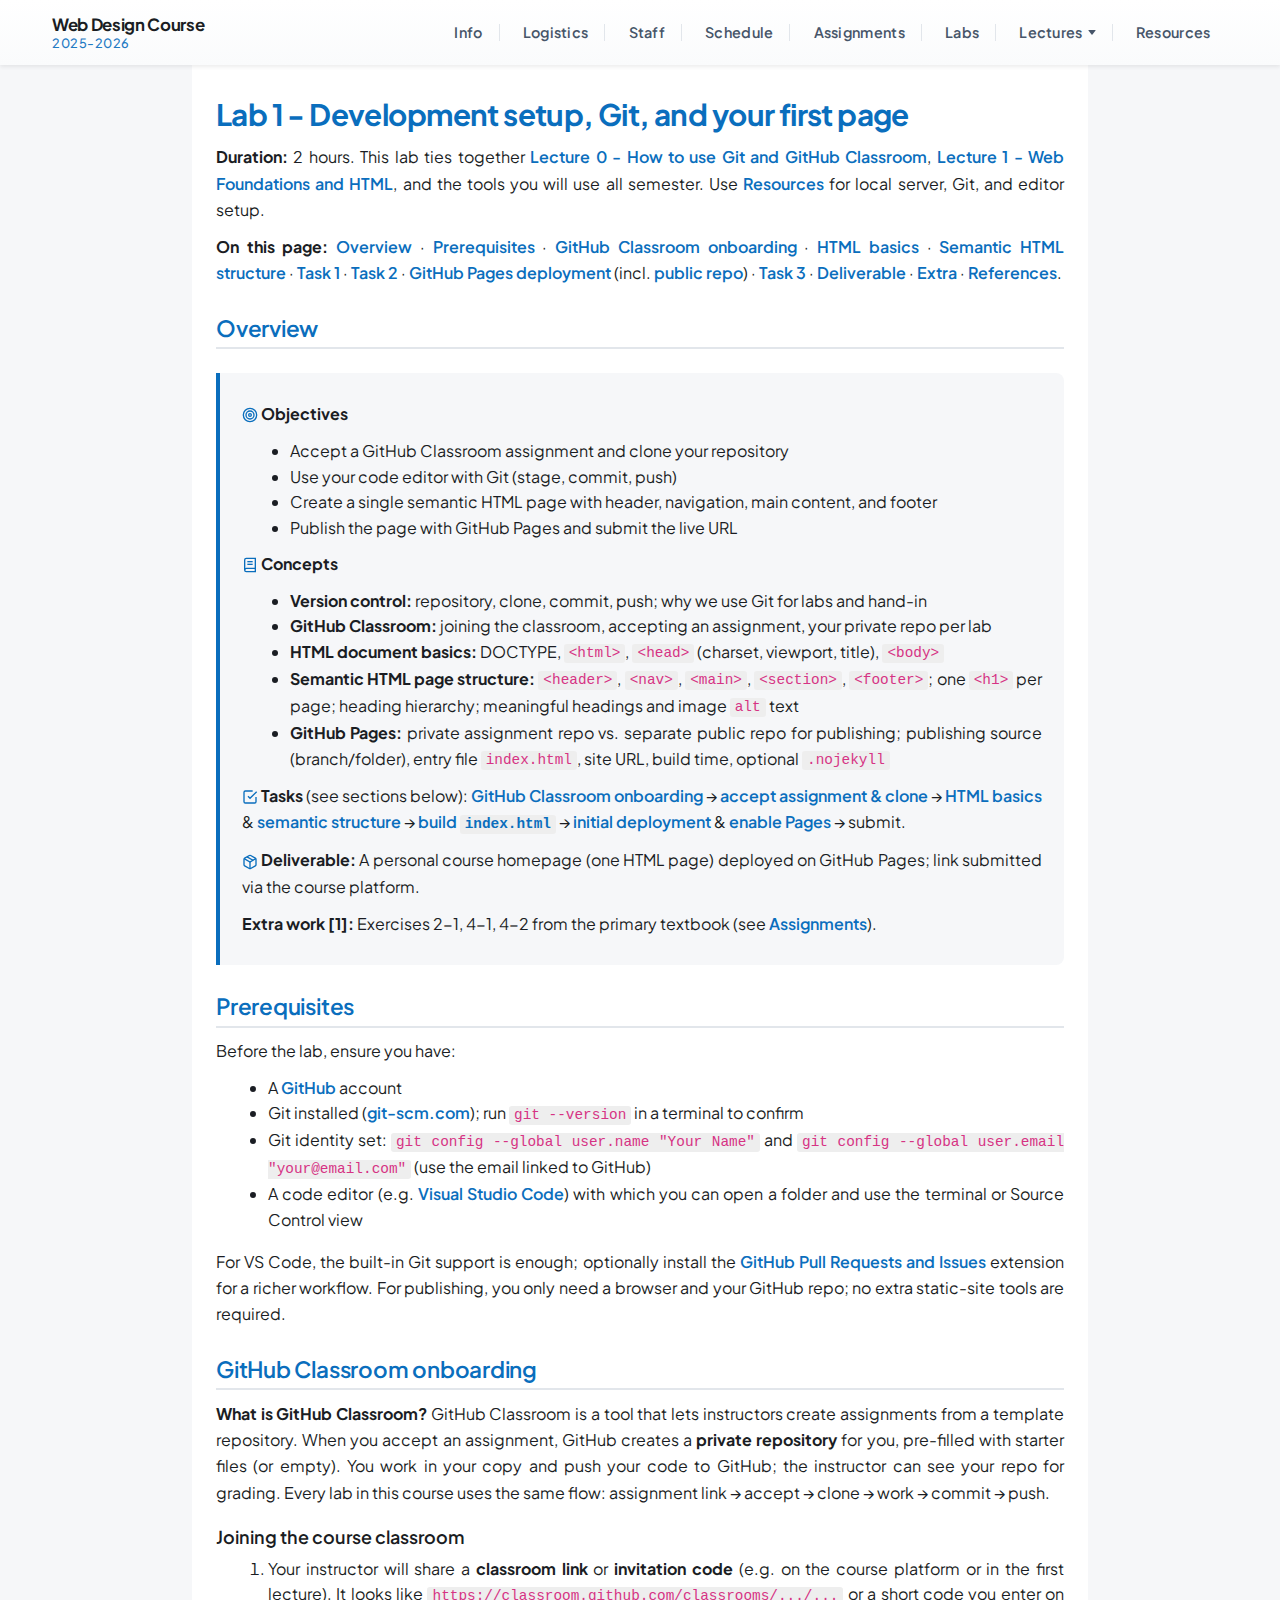
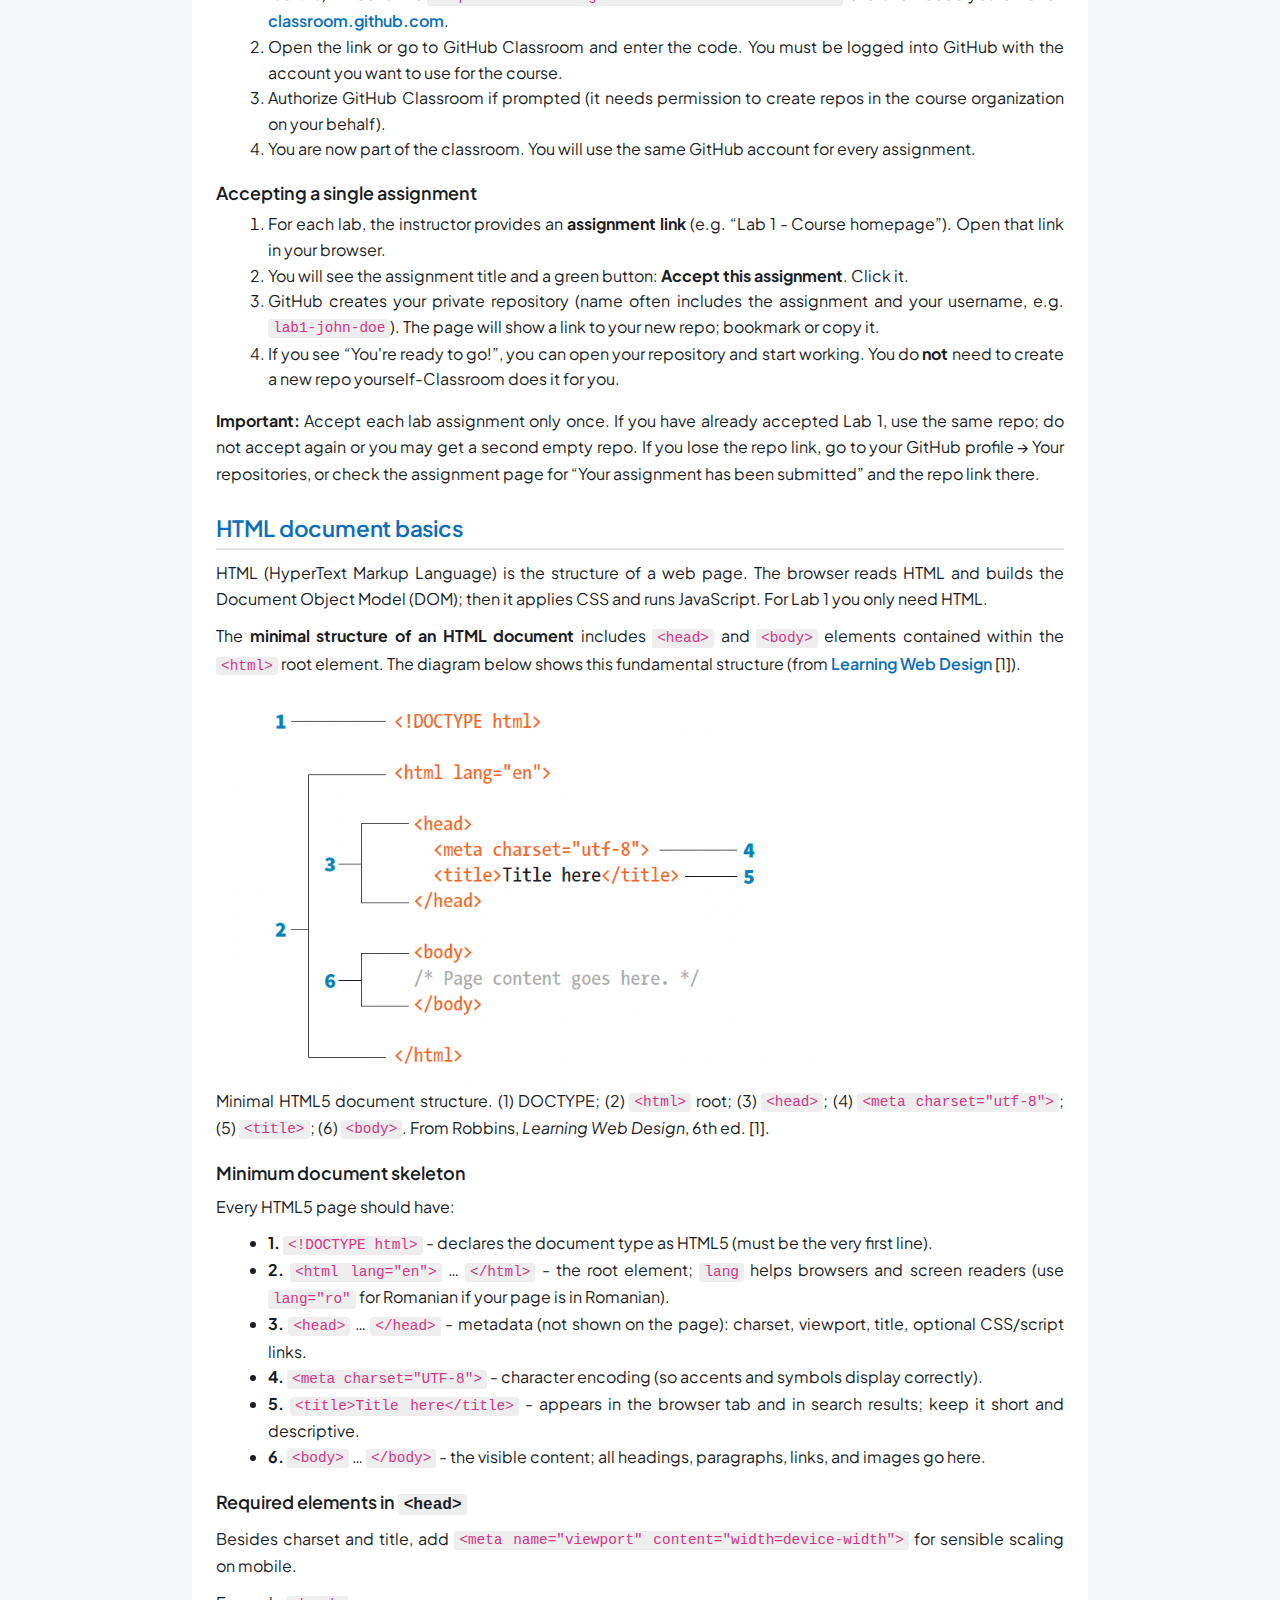
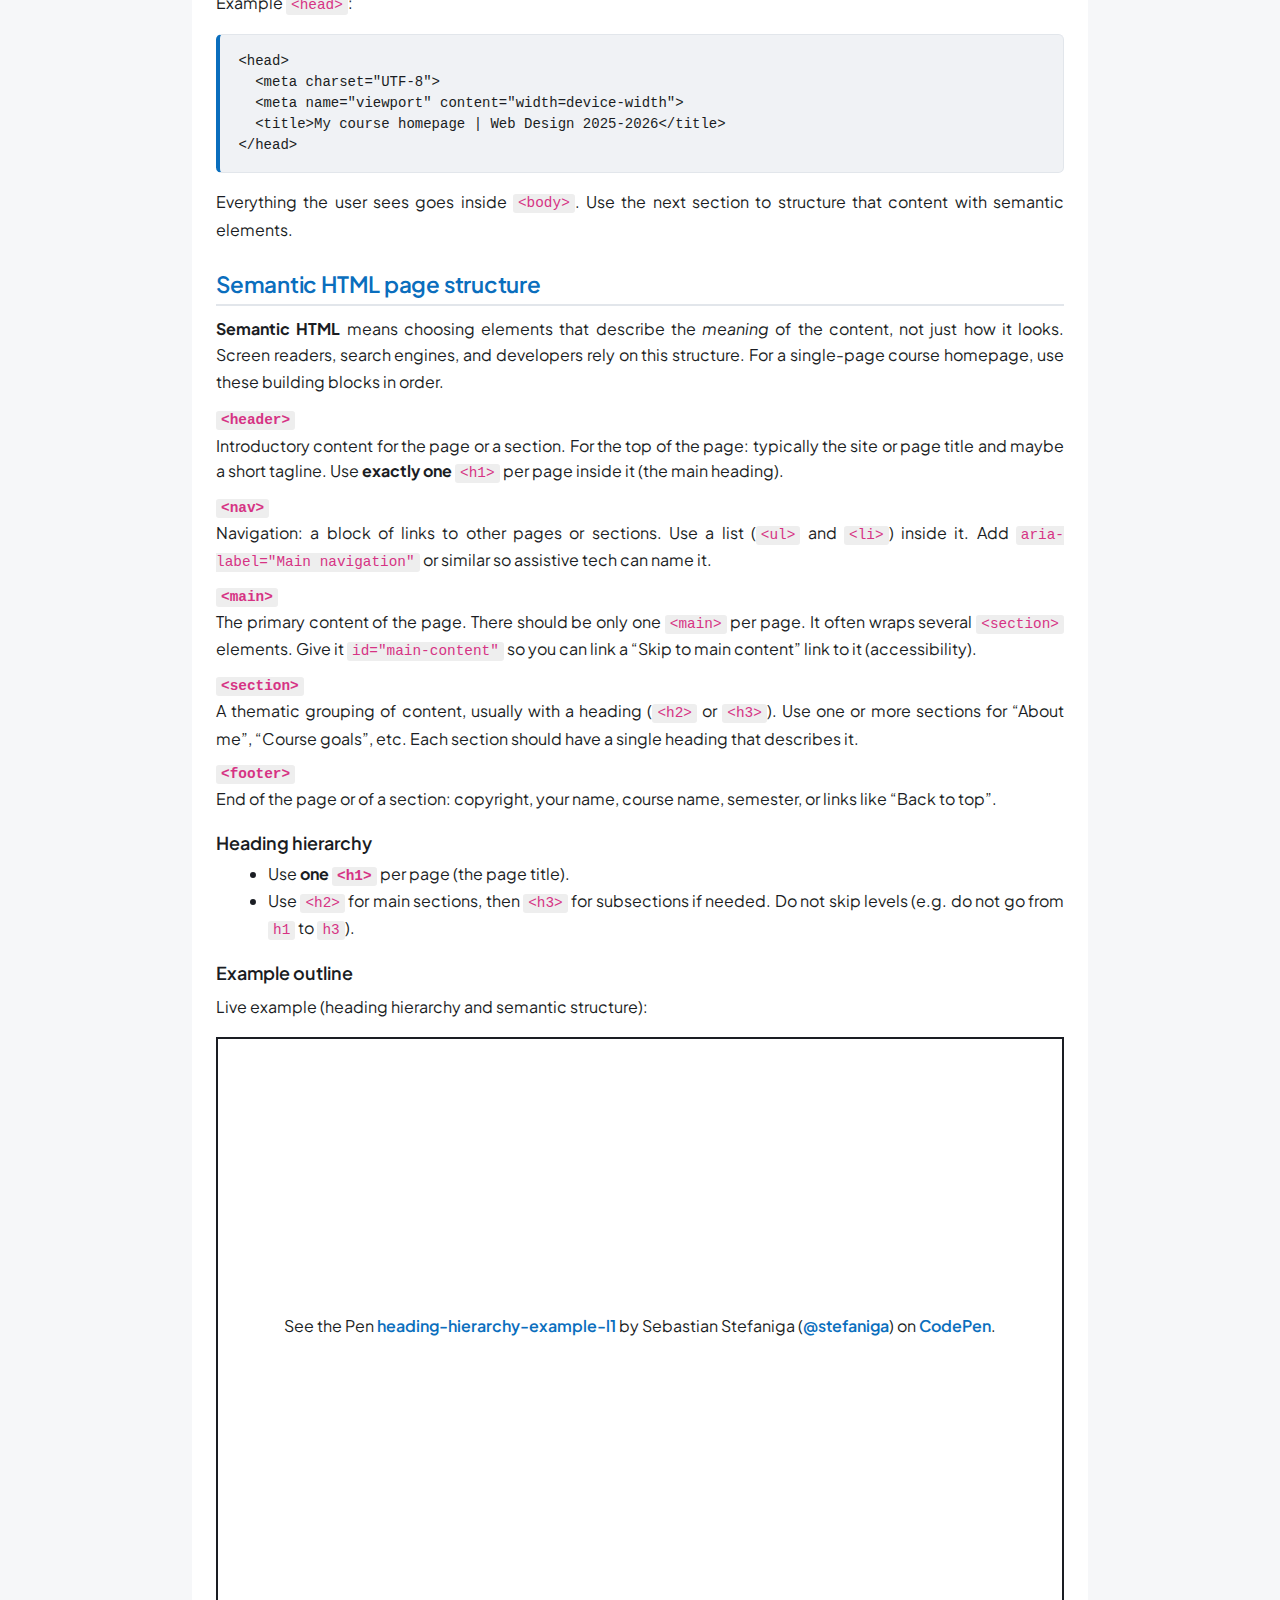
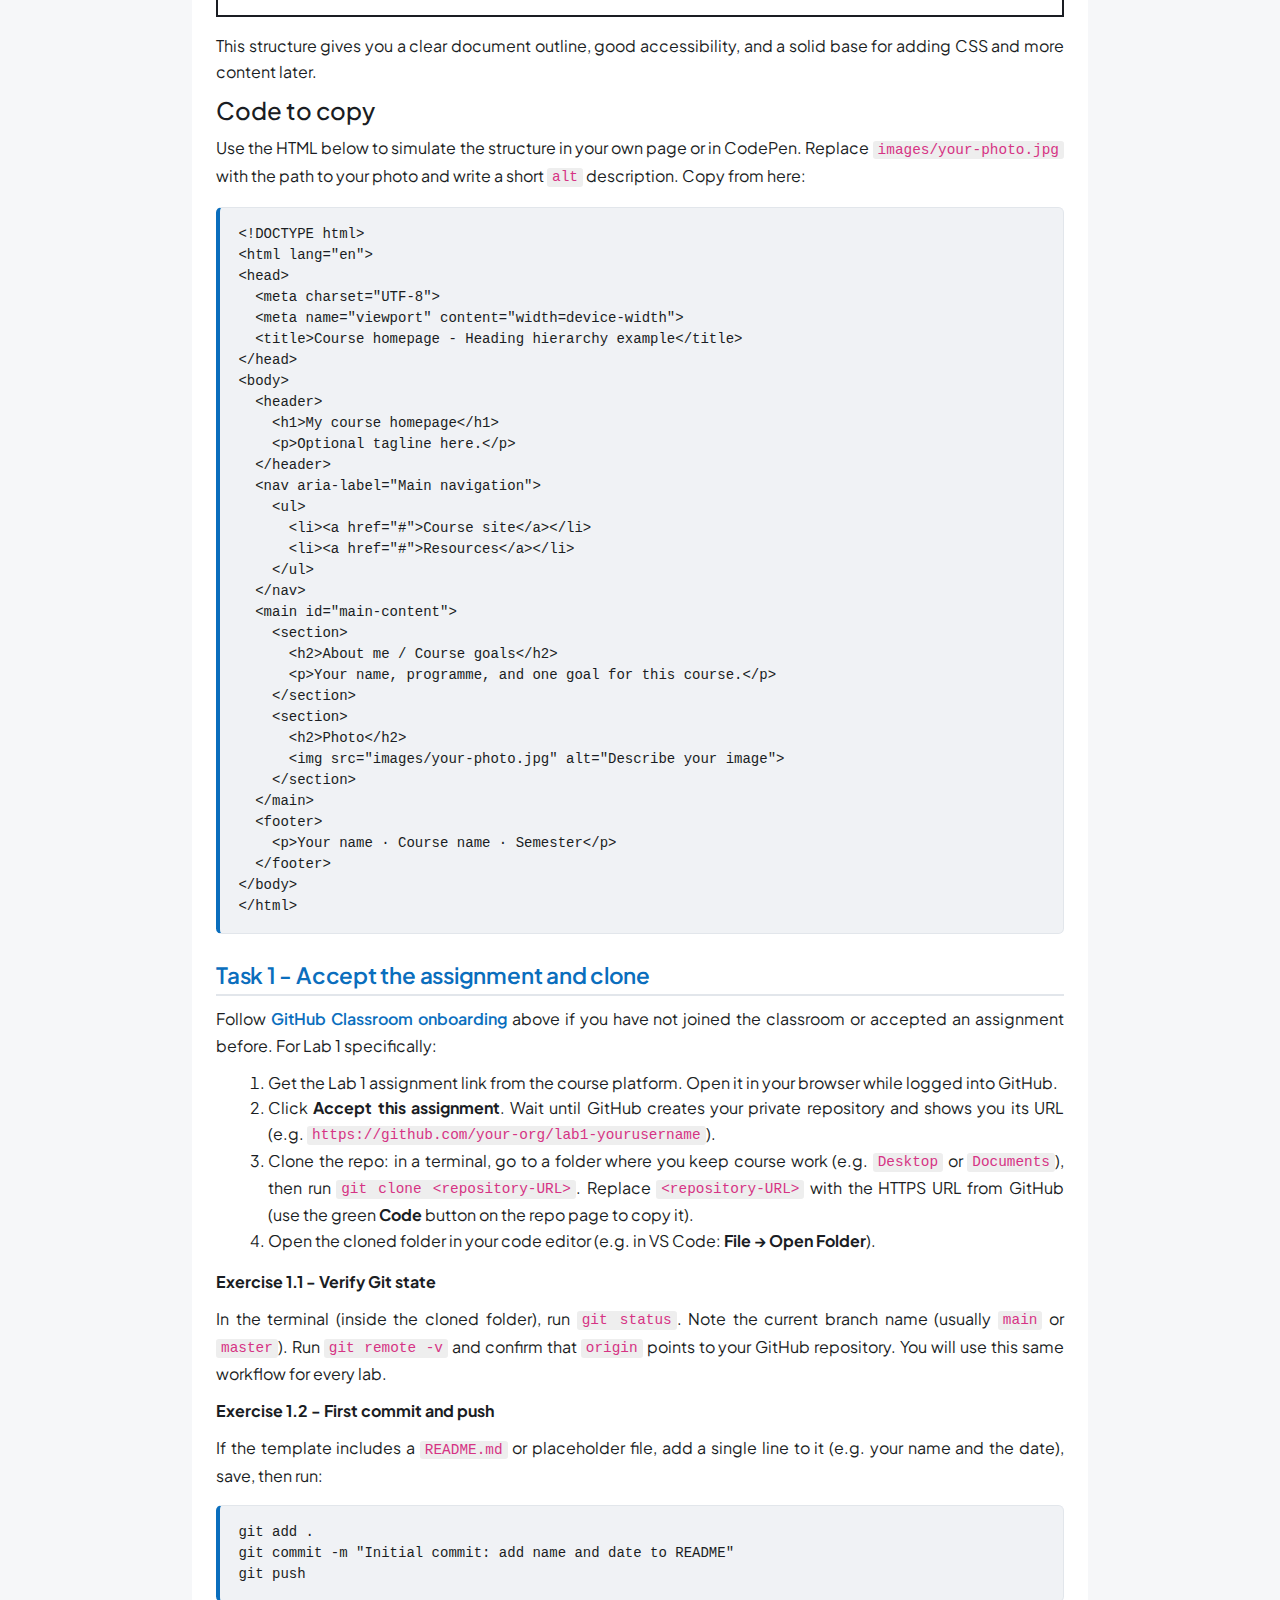
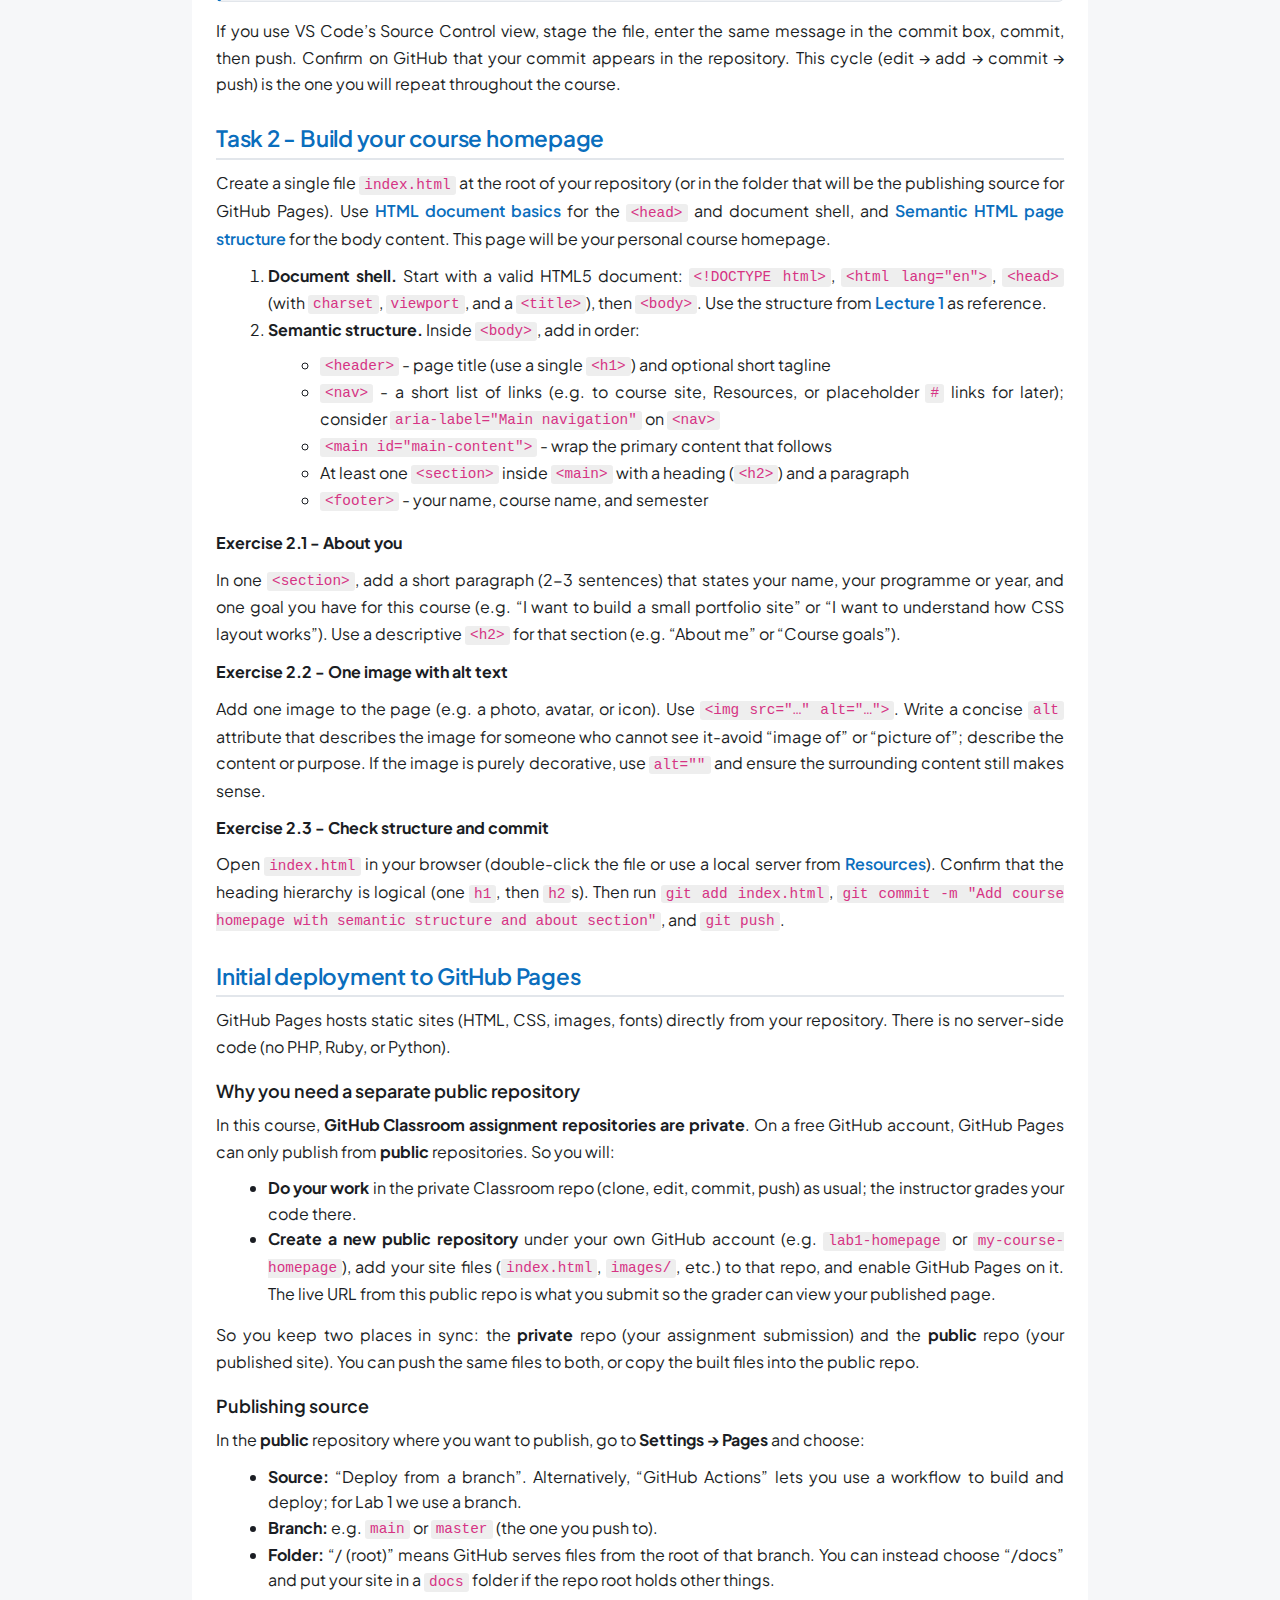
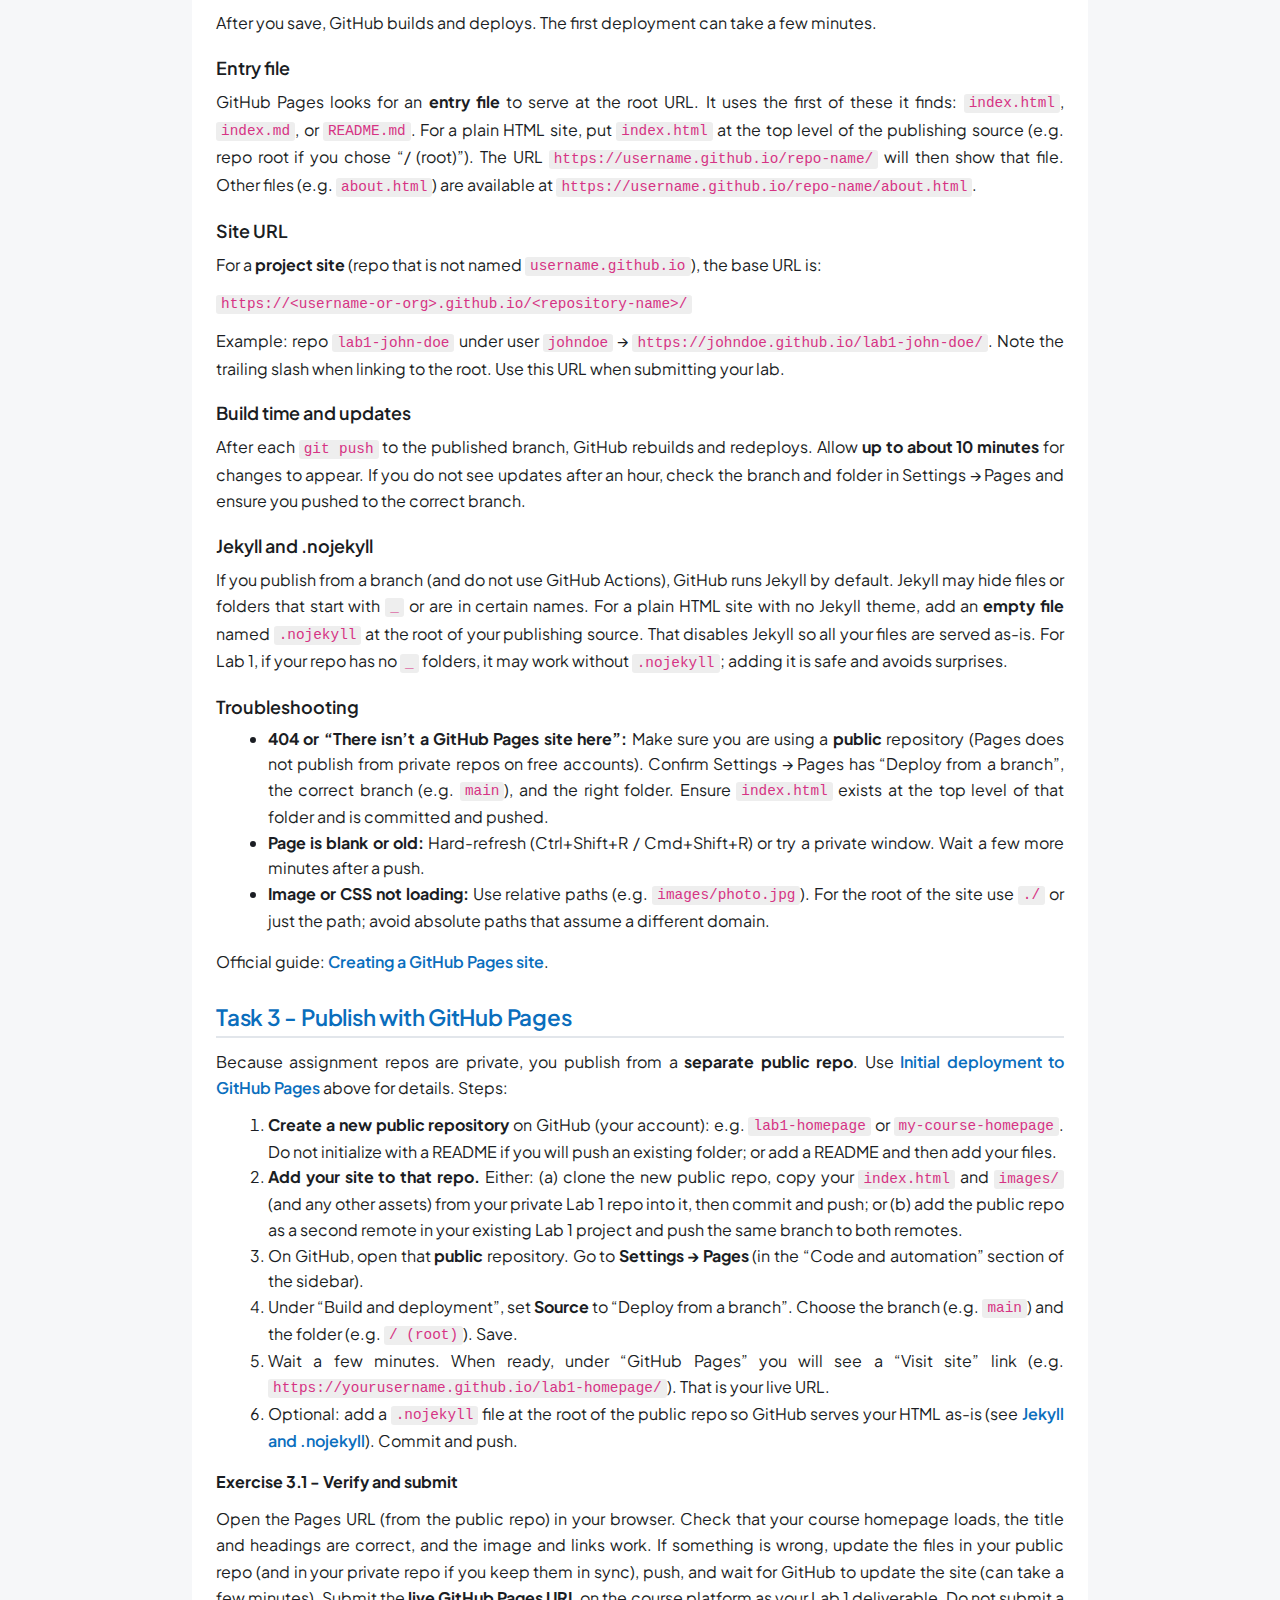
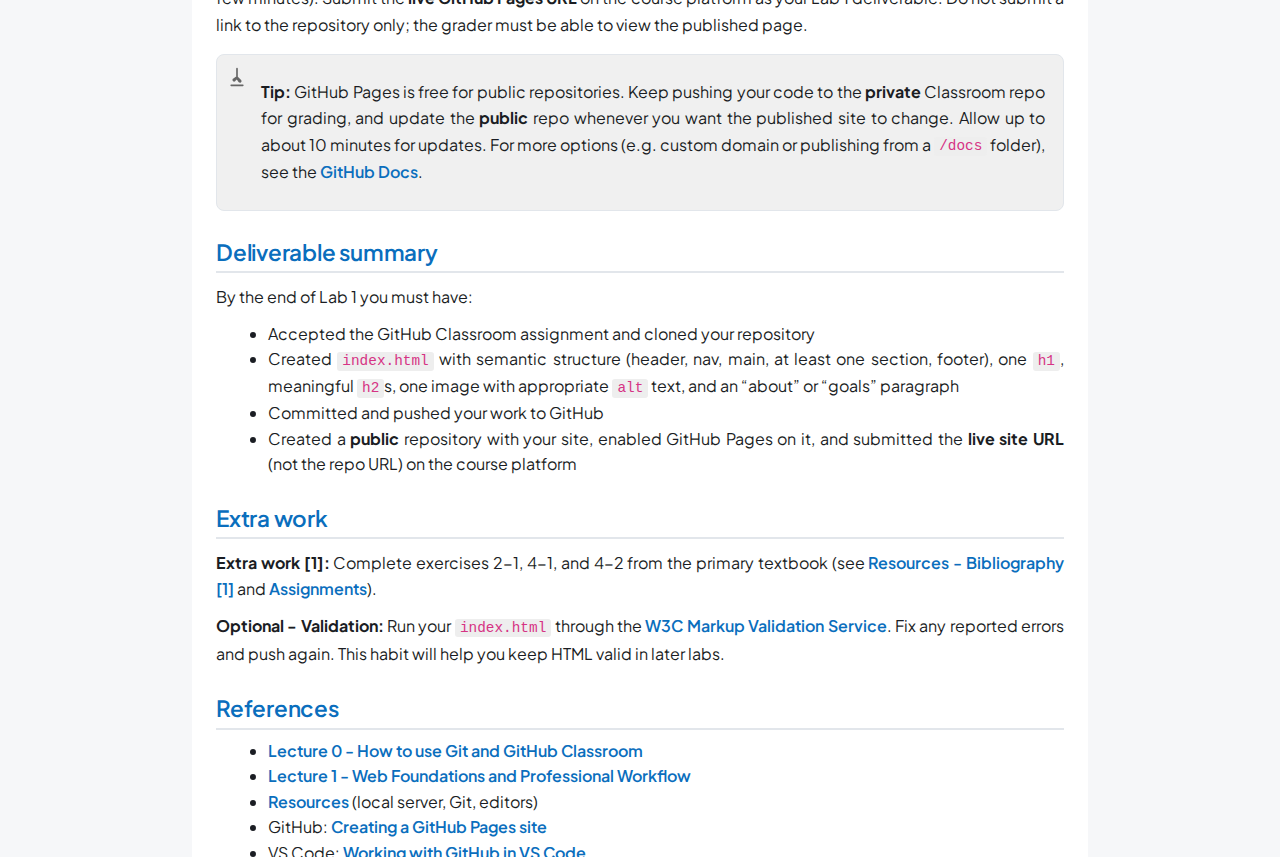
<file: labs/1/index.html>
<!DOCTYPE html>
<html lang="en">
<head>
	<meta charset="UTF-8">
	<meta name="viewport" content="width=device-width">
	<title>Lab 1 - GitHub and HTML Structure | Web Design Course 2025-2026</title>
	<link rel="shortcut icon" href="../../favicon.svg">
	<link href="https://cdn.jsdelivr.net/npm/bootstrap@5.3.3/dist/css/bootstrap.min.css" rel="stylesheet">
	<link rel="stylesheet" href="../../style.css">
</head>
<body>
	<a href="#main-content" class="skip-link">Skip to main content</a>
<svg xmlns="http://www.w3.org/2000/svg" style="display:none" aria-hidden="true">
	<defs>
		<symbol id="icon-objective" viewBox="0 0 24 24" fill="none" stroke="currentColor" stroke-width="2"><circle cx="12" cy="12" r="10"/><circle cx="12" cy="12" r="6"/><circle cx="12" cy="12" r="2"/></symbol>
		<symbol id="icon-concept" viewBox="0 0 24 24" fill="none" stroke="currentColor" stroke-width="2"><path d="M4 19.5A2.5 2.5 0 0 1 6.5 17H20"/><path d="M6.5 2H20v20H6.5A2.5 2.5 0 0 1 4 19.5v-15A2.5 2.5 0 0 1 6.5 2z"/><path d="M8 7h8"/><path d="M8 11h8"/></symbol>
		<symbol id="icon-task" viewBox="0 0 24 24" fill="none" stroke="currentColor" stroke-width="2"><path d="M9 11l3 3L22 4"/><path d="M21 12v7a2 2 0 0 1-2 2H5a2 2 0 0 1-2-2V5a2 2 0 0 1 2-2h11"/></symbol>
		<symbol id="icon-deliverable" viewBox="0 0 24 24" fill="none" stroke="currentColor" stroke-width="2"><path d="M16.5 9.4l-9-5.19"/><path d="M21 16V8a2 2 0 0 0-1-1.73l-7-4a2 2 0 0 0-2 0l-7 4A2 2 0 0 0 3 8v8a2 2 0 0 0 1 1.73l7 4a2 2 0 0 0 2 0l7-4A2 2 0 0 0 21 16z"/><path d="M3.27 6.96L12 12.01l8.73-5.05"/><path d="M12 22.08V12"/></symbol>
	</defs>
</svg>

<nav class="navbar navbar-expand-lg navbar-light bg-white border-bottom shadow-sm" aria-label="Main navigation">
	<div class="container-fluid">
		<a class="navbar-brand d-flex align-items-center gap-2" href="../../">
			<span><strong>Web Design Course</strong> <span class="text-muted">2025-2026</span></span>
		</a>
		<button class="navbar-toggler" type="button" data-bs-toggle="collapse" data-bs-target="#navbarNav" aria-controls="navbarNav" aria-expanded="false" aria-label="Toggle navigation">
			<span class="navbar-toggler-icon"></span>
		</button>
		<div class="collapse navbar-collapse" id="navbarNav">
			<ul class="navbar-nav ms-auto">
				<li class="nav-item"><a class="nav-link" href="../../#info">Info</a></li>
				<li class="nav-item"><a class="nav-link" href="../../#logistics">Logistics</a></li>
				<li class="nav-item"><a class="nav-link" href="../../staff/">Staff</a></li>
				<li class="nav-item"><a class="nav-link" href="../../schedule/">Schedule</a></li>
				<li class="nav-item"><a class="nav-link" href="../../assignments/">Assignments</a></li>
				<li class="nav-item"><a class="nav-link" href="../../labs/">Labs</a></li>
				<li class="nav-item dropdown">
					<a class="nav-link dropdown-toggle" href="#" id="navbarLectures" role="button" data-bs-toggle="dropdown" aria-expanded="false">Lectures</a>
					<ul class="dropdown-menu dropdown-menu-end" aria-labelledby="navbarLectures">
						<li><a class="dropdown-item" href="../../lecture-0/">Lecture 0</a></li>
						<li><a class="dropdown-item" href="../../lecture-1/">Lecture 1</a></li>
					</ul>
				</li>
				<li class="nav-item"><a class="nav-link" href="../../resources/">Resources</a></li>
			</ul>
		</div>
	</div>
</nav>

<main id="main-content">
	<h1>Lab 1 - Development setup, Git, and your first page</h1>
	<p><strong>Duration:</strong> <time datetime="PT2H">2 hours</time>. This lab ties together <a href="../../lecture-0/#git-heading">Lecture 0 - How to use Git and GitHub Classroom</a>, <a href="../../lecture-1/">Lecture 1 - Web Foundations and HTML</a>, and the tools you will use all semester. Use <a href="../../resources/">Resources</a> for local server, Git, and editor setup.</p>
	<p><strong>On this page:</strong> <a href="#overview">Overview</a> · <a href="#prerequisites">Prerequisites</a> · <a href="#github-classroom-onboarding">GitHub Classroom onboarding</a> · <a href="#html-basics">HTML basics</a> · <a href="#semantic-structure">Semantic HTML structure</a> · <a href="#task1">Task 1</a> · <a href="#task2">Task 2</a> · <a href="#github-pages-deployment">GitHub Pages deployment</a> (incl. <a href="#why-public-repo">public repo</a>) · <a href="#task3">Task 3</a> · <a href="#deliverable">Deliverable</a> · <a href="#extra">Extra</a> · <a href="#references">References</a>.</p>

	<section id="overview">
		<h2 id="overview-heading" tabindex="-1"><a class="header-anchor" href="#overview">Overview</a></h2>
		<div class="lab-block">
			<p><strong><svg class="icon-svg" aria-hidden="true" focusable="false"><use href="#icon-objective"/></svg> Objectives</strong></p>
			<ul>
				<li>Accept a GitHub Classroom assignment and clone your repository</li>
				<li>Use your code editor with Git (stage, commit, push)</li>
				<li>Create a single semantic HTML page with header, navigation, main content, and footer</li>
				<li>Publish the page with GitHub Pages and submit the live URL</li>
			</ul>
			<p><strong><svg class="icon-svg" aria-hidden="true" focusable="false"><use href="#icon-concept"/></svg> Concepts</strong></p>
			<ul>
				<li><strong>Version control:</strong> repository, clone, commit, push; why we use Git for labs and hand-in</li>
				<li><strong>GitHub Classroom:</strong> joining the classroom, accepting an assignment, your private repo per lab</li>
				<li><strong>HTML document basics:</strong> DOCTYPE, <code>&lt;html&gt;</code>, <code>&lt;head&gt;</code> (charset, viewport, title), <code>&lt;body&gt;</code></li>
				<li><strong>Semantic HTML page structure:</strong> <code>&lt;header&gt;</code>, <code>&lt;nav&gt;</code>, <code>&lt;main&gt;</code>, <code>&lt;section&gt;</code>, <code>&lt;footer&gt;</code>; one <code>&lt;h1&gt;</code> per page; heading hierarchy; meaningful headings and image <code>alt</code> text</li>
				<li><strong>GitHub Pages:</strong> private assignment repo vs. separate public repo for publishing; publishing source (branch/folder), entry file <code>index.html</code>, site URL, build time, optional <code>.nojekyll</code></li>
			</ul>
			<p><strong><svg class="icon-svg" aria-hidden="true" focusable="false"><use href="#icon-task"/></svg> Tasks</strong> (see sections below): <a href="#github-classroom-onboarding">GitHub Classroom onboarding</a> → <a href="#task1">accept assignment &amp; clone</a> → <a href="#html-basics">HTML basics</a> &amp; <a href="#semantic-structure">semantic structure</a> → <a href="#task2">build <code>index.html</code></a> → <a href="#github-pages-deployment">initial deployment</a> &amp; <a href="#task3">enable Pages</a> → submit.</p>
			<p><strong><svg class="icon-svg" aria-hidden="true" focusable="false"><use href="#icon-deliverable"/></svg> Deliverable:</strong> A personal course homepage (one HTML page) deployed on GitHub Pages; link submitted via the course platform.</p>
			<p><strong>Extra work [1]:</strong> Exercises 2-1, 4-1, 4-2 from the primary textbook (see <a href="../../assignments/">Assignments</a>).</p>
		</div>
	</section>

	<section id="prerequisites">
		<h2 id="prereq-heading" tabindex="-1"><a class="header-anchor" href="#prerequisites">Prerequisites</a></h2>
		<p>Before the lab, ensure you have:</p>
		<ul>
			<li>A <a href="https://github.com/">GitHub</a> account</li>
			<li>Git installed (<a href="https://git-scm.com/">git-scm.com</a>); run <code>git --version</code> in a terminal to confirm</li>
			<li>Git identity set: <code>git config --global user.name "Your Name"</code> and <code>git config --global user.email "your@email.com"</code> (use the email linked to GitHub)</li>
			<li>A code editor (e.g. <a href="https://code.visualstudio.com/">Visual Studio Code</a>) with which you can open a folder and use the terminal or Source Control view</li>
		</ul>
		<p>For VS Code, the built-in Git support is enough; optionally install the <a href="https://code.visualstudio.com/docs/sourcecontrol/github">GitHub Pull Requests and Issues</a> extension for a richer workflow. For publishing, you only need a browser and your GitHub repo; no extra static-site tools are required.</p>
	</section>

	<section id="github-classroom-onboarding">
		<h2 id="classroom-onboarding-heading" tabindex="-1"><a class="header-anchor" href="#github-classroom-onboarding">GitHub Classroom onboarding</a></h2>
		<p><strong>What is GitHub Classroom?</strong> GitHub Classroom is a tool that lets instructors create assignments from a template repository. When you accept an assignment, GitHub creates a <strong>private repository</strong> for you, pre-filled with starter files (or empty). You work in your copy and push your code to GitHub; the instructor can see your repo for grading. Every lab in this course uses the same flow: assignment link → accept → clone → work → commit → push.</p>
		<h3 id="join-classroom" tabindex="-1"><a class="header-anchor" href="#join-classroom">Joining the course classroom</a></h3>
		<ol>
			<li>Your instructor will share a <strong>classroom link</strong> or <strong>invitation code</strong> (e.g. on the course platform or in the first lecture). It looks like <code>https://classroom.github.com/classrooms/.../...</code> or a short code you enter on <a href="https://classroom.github.com/">classroom.github.com</a>.</li>
			<li>Open the link or go to GitHub Classroom and enter the code. You must be logged into GitHub with the account you want to use for the course.</li>
			<li>Authorize GitHub Classroom if prompted (it needs permission to create repos in the course organization on your behalf).</li>
			<li>You are now part of the classroom. You will use the same GitHub account for every assignment.</li>
		</ol>
		<h3 id="accept-one-assignment" tabindex="-1"><a class="header-anchor" href="#accept-one-assignment">Accepting a single assignment</a></h3>
		<ol>
			<li>For each lab, the instructor provides an <strong>assignment link</strong> (e.g. “Lab 1 - Course homepage”). Open that link in your browser.</li>
			<li>You will see the assignment title and a green button: <strong>Accept this assignment</strong>. Click it.</li>
			<li>GitHub creates your private repository (name often includes the assignment and your username, e.g. <code>lab1-john-doe</code>). The page will show a link to your new repo; bookmark or copy it.</li>
			<li>If you see “You're ready to go!”, you can open your repository and start working. You do <strong>not</strong> need to create a new repo yourself-Classroom does it for you.</li>
		</ol>
		<p><strong>Important:</strong> Accept each lab assignment only once. If you have already accepted Lab 1, use the same repo; do not accept again or you may get a second empty repo. If you lose the repo link, go to your GitHub profile → Your repositories, or check the assignment page for “Your assignment has been submitted” and the repo link there.</p>
	</section>

	<section id="html-basics">
		<h2 id="html-basics-heading" tabindex="-1"><a class="header-anchor" href="#html-basics">HTML document basics</a></h2>
		<p>HTML (HyperText Markup Language) is the structure of a web page. The browser reads HTML and builds the Document Object Model (DOM); then it applies CSS and runs JavaScript. For Lab 1 you only need HTML.</p>
		<p>The <strong>minimal structure of an HTML document</strong> includes <code>&lt;head&gt;</code> and <code>&lt;body&gt;</code> elements contained within the <code>&lt;html&gt;</code> root element. The diagram below shows this fundamental structure (from <a href="../../resources/#primary-textbook">Learning Web Design</a> [1]).</p>
		<figure>
			<img src="images/html-minimal-structure.png" alt="Diagram of minimal HTML5 document structure: DOCTYPE, html root with lang, head containing meta charset and title, body with placeholder for page content." width="600" height="auto">
			<figcaption>Minimal HTML5 document structure. (1) DOCTYPE; (2) <code>&lt;html&gt;</code> root; (3) <code>&lt;head&gt;</code>; (4) <code>&lt;meta charset="utf-8"&gt;</code>; (5) <code>&lt;title&gt;</code>; (6) <code>&lt;body&gt;</code>. From Robbins, <em>Learning Web Design</em>, 6th ed. [1].</figcaption>
		</figure>
		<h3 id="html-skeleton" tabindex="-1"><a class="header-anchor" href="#html-skeleton">Minimum document skeleton</a></h3>
		<p>Every HTML5 page should have:</p>
		<ul>
			<li><strong>1.</strong> <code>&lt;!DOCTYPE html&gt;</code> - declares the document type as HTML5 (must be the very first line).</li>
			<li><strong>2.</strong> <code>&lt;html lang="en"&gt;</code> … <code>&lt;/html&gt;</code> - the root element; <code>lang</code> helps browsers and screen readers (use <code>lang="ro"</code> for Romanian if your page is in Romanian).</li>
			<li><strong>3.</strong> <code>&lt;head&gt;</code> … <code>&lt;/head&gt;</code> - metadata (not shown on the page): charset, viewport, title, optional CSS/script links.</li>
			<li><strong>4.</strong> <code>&lt;meta charset="UTF-8"&gt;</code> - character encoding (so accents and symbols display correctly).</li>
			<li><strong>5.</strong> <code>&lt;title&gt;Title here&lt;/title&gt;</code> - appears in the browser tab and in search results; keep it short and descriptive.</li>
			<li><strong>6.</strong> <code>&lt;body&gt;</code> … <code>&lt;/body&gt;</code> - the visible content; all headings, paragraphs, links, and images go here.</li>
		</ul>
		<h3 id="head-required" tabindex="-1"><a class="header-anchor" href="#head-required">Required elements in <code>&lt;head&gt;</code></a></h3>
		<p>Besides charset and title, add <code>&lt;meta name="viewport" content="width=device-width"&gt;</code> for sensible scaling on mobile.</p>
		<p>Example <code>&lt;head&gt;</code>:</p>
		<pre><code>&lt;head&gt;
  &lt;meta charset="UTF-8"&gt;
  &lt;meta name="viewport" content="width=device-width"&gt;
  &lt;title&gt;My course homepage | Web Design 2025-2026&lt;/title&gt;
&lt;/head&gt;</code></pre>
		<p>Everything the user sees goes inside <code>&lt;body&gt;</code>. Use the next section to structure that content with semantic elements.</p>
	</section>

	<section id="semantic-structure">
		<h2 id="semantic-heading" tabindex="-1"><a class="header-anchor" href="#semantic-structure">Semantic HTML page structure</a></h2>
		<p><strong>Semantic HTML</strong> means choosing elements that describe the <em>meaning</em> of the content, not just how it looks. Screen readers, search engines, and developers rely on this structure. For a single-page course homepage, use these building blocks in order.</p>
		<dl>
			<dt><code>&lt;header&gt;</code></dt>
			<dd>Introductory content for the page or a section. For the top of the page: typically the site or page title and maybe a short tagline. Use <strong>exactly one</strong> <code>&lt;h1&gt;</code> per page inside it (the main heading).</dd>
			<dt><code>&lt;nav&gt;</code></dt>
			<dd>Navigation: a block of links to other pages or sections. Use a list (<code>&lt;ul&gt;</code> and <code>&lt;li&gt;</code>) inside it. Add <code>aria-label="Main navigation"</code> or similar so assistive tech can name it.</dd>
			<dt><code>&lt;main&gt;</code></dt>
			<dd>The primary content of the page. There should be only one <code>&lt;main&gt;</code> per page. It often wraps several <code>&lt;section&gt;</code> elements. Give it <code>id="main-content"</code> so you can link a “Skip to main content” link to it (accessibility).</dd>
			<dt><code>&lt;section&gt;</code></dt>
			<dd>A thematic grouping of content, usually with a heading (<code>&lt;h2&gt;</code> or <code>&lt;h3&gt;</code>). Use one or more sections for “About me”, “Course goals”, etc. Each section should have a single heading that describes it.</dd>
			<dt><code>&lt;footer&gt;</code></dt>
			<dd>End of the page or of a section: copyright, your name, course name, semester, or links like “Back to top”.</dd>
		</dl>
		<h3 id="heading-hierarchy" tabindex="-1"><a class="header-anchor" href="#heading-hierarchy">Heading hierarchy</a></h3>
		<ul>
			<li>Use <strong>one <code>&lt;h1&gt;</code></strong> per page (the page title).</li>
			<li>Use <code>&lt;h2&gt;</code> for main sections, then <code>&lt;h3&gt;</code> for subsections if needed. Do not skip levels (e.g. do not go from <code>h1</code> to <code>h3</code>).</li>
		</ul>
		<h3 id="outline-example" tabindex="-1"><a class="header-anchor" href="#outline-example">Example outline</a></h3>
		<p>Live example (heading hierarchy and semantic structure):</p>
		<p class="codepen" data-height="580" data-pen-title="heading-hierarchy-example-l1" data-default-tab="result" data-slug-hash="bNwbaBz" data-user="stefaniga" style="height: 580px; box-sizing: border-box; display: flex; align-items: center; justify-content: center; border: 2px solid; margin: 1em 0; padding: 1em;">
			<span>See the Pen <a href="https://codepen.io/stefaniga/pen/bNwbaBz">heading-hierarchy-example-l1</a> by Sebastian Stefaniga (<a href="https://codepen.io/stefaniga">@stefaniga</a>) on <a href="https://codepen.io">CodePen</a>.</span>
		</p>
		<script async src="https://public.codepenassets.com/embed/index.js"></script>
		<p>This structure gives you a clear document outline, good accessibility, and a solid base for adding CSS and more content later.</p>
		<h4 id="code-to-copy" tabindex="-1"><a class="header-anchor" href="#code-to-copy">Code to copy</a></h4>
		<p>Use the HTML below to simulate the structure in your own page or in CodePen. Replace <code>images/your-photo.jpg</code> with the path to your photo and write a short <code>alt</code> description. Copy from here:</p>
		<pre><code>&lt;!DOCTYPE html&gt;
&lt;html lang="en"&gt;
&lt;head&gt;
  &lt;meta charset="UTF-8"&gt;
  &lt;meta name="viewport" content="width=device-width"&gt;
  &lt;title&gt;Course homepage - Heading hierarchy example&lt;/title&gt;
&lt;/head&gt;
&lt;body&gt;
  &lt;header&gt;
    &lt;h1&gt;My course homepage&lt;/h1&gt;
    &lt;p&gt;Optional tagline here.&lt;/p&gt;
  &lt;/header&gt;
  &lt;nav aria-label="Main navigation"&gt;
    &lt;ul&gt;
      &lt;li&gt;&lt;a href="#"&gt;Course site&lt;/a&gt;&lt;/li&gt;
      &lt;li&gt;&lt;a href="#"&gt;Resources&lt;/a&gt;&lt;/li&gt;
    &lt;/ul&gt;
  &lt;/nav&gt;
  &lt;main id="main-content"&gt;
    &lt;section&gt;
      &lt;h2&gt;About me / Course goals&lt;/h2&gt;
      &lt;p&gt;Your name, programme, and one goal for this course.&lt;/p&gt;
    &lt;/section&gt;
    &lt;section&gt;
      &lt;h2&gt;Photo&lt;/h2&gt;
      &lt;img src="images/your-photo.jpg" alt="Describe your image"&gt;
    &lt;/section&gt;
  &lt;/main&gt;
  &lt;footer&gt;
    &lt;p&gt;Your name · Course name · Semester&lt;/p&gt;
  &lt;/footer&gt;
&lt;/body&gt;
&lt;/html&gt;</code></pre>
	</section>

	<section id="task1">
		<h2 id="task1-heading" tabindex="-1"><a class="header-anchor" href="#task1">Task 1 - Accept the assignment and clone</a></h2>
		<p>Follow <a href="#github-classroom-onboarding">GitHub Classroom onboarding</a> above if you have not joined the classroom or accepted an assignment before. For Lab 1 specifically:</p>
		<ol>
			<li>Get the Lab 1 assignment link from the course platform. Open it in your browser while logged into GitHub.</li>
			<li>Click <strong>Accept this assignment</strong>. Wait until GitHub creates your private repository and shows you its URL (e.g. <code>https://github.com/your-org/lab1-yourusername</code>).</li>
			<li>Clone the repo: in a terminal, go to a folder where you keep course work (e.g. <code>Desktop</code> or <code>Documents</code>), then run <code>git clone &lt;repository-URL&gt;</code>. Replace <code>&lt;repository-URL&gt;</code> with the HTTPS URL from GitHub (use the green <strong>Code</strong> button on the repo page to copy it).</li>
			<li>Open the cloned folder in your code editor (e.g. in VS Code: <strong>File → Open Folder</strong>).</li>
		</ol>
		<p><strong>Exercise 1.1 - Verify Git state</strong></p>
		<p>In the terminal (inside the cloned folder), run <code>git status</code>. Note the current branch name (usually <code>main</code> or <code>master</code>). Run <code>git remote -v</code> and confirm that <code>origin</code> points to your GitHub repository. You will use this same workflow for every lab.</p>
		<p><strong>Exercise 1.2 - First commit and push</strong></p>
		<p>If the template includes a <code>README.md</code> or placeholder file, add a single line to it (e.g. your name and the date), save, then run:</p>
		<pre><code>git add .
git commit -m "Initial commit: add name and date to README"
git push</code></pre>
		<p>If you use VS Code’s Source Control view, stage the file, enter the same message in the commit box, commit, then push. Confirm on GitHub that your commit appears in the repository. This cycle (edit → add → commit → push) is the one you will repeat throughout the course.</p>
	</section>

	<section id="task2">
		<h2 id="task2-heading" tabindex="-1"><a class="header-anchor" href="#task2">Task 2 - Build your course homepage</a></h2>
		<p>Create a single file <code>index.html</code> at the root of your repository (or in the folder that will be the publishing source for GitHub Pages). Use <a href="#html-basics">HTML document basics</a> for the <code>&lt;head&gt;</code> and document shell, and <a href="#semantic-structure">Semantic HTML page structure</a> for the body content. This page will be your personal course homepage.</p>
		<ol>
			<li><strong>Document shell.</strong> Start with a valid HTML5 document: <code>&lt;!DOCTYPE html&gt;</code>, <code>&lt;html lang="en"&gt;</code>, <code>&lt;head&gt;</code> (with <code>charset</code>, <code>viewport</code>, and a <code>&lt;title&gt;</code>), then <code>&lt;body&gt;</code>. Use the structure from <a href="../../lecture-1/">Lecture 1</a> as reference.</li>
			<li><strong>Semantic structure.</strong> Inside <code>&lt;body&gt;</code>, add in order:
				<ul>
					<li><code>&lt;header&gt;</code> - page title (use a single <code>&lt;h1&gt;</code>) and optional short tagline</li>
					<li><code>&lt;nav&gt;</code> - a short list of links (e.g. to course site, Resources, or placeholder <code>#</code> links for later); consider <code>aria-label="Main navigation"</code> on <code>&lt;nav&gt;</code></li>
					<li><code>&lt;main id="main-content"&gt;</code> - wrap the primary content that follows</li>
					<li>At least one <code>&lt;section&gt;</code> inside <code>&lt;main&gt;</code> with a heading (<code>&lt;h2&gt;</code>) and a paragraph</li>
					<li><code>&lt;footer&gt;</code> - your name, course name, and semester</li>
				</ul>
			</li>
		</ol>
		<p><strong>Exercise 2.1 - About you</strong></p>
		<p>In one <code>&lt;section&gt;</code>, add a short paragraph (2-3 sentences) that states your name, your programme or year, and one goal you have for this course (e.g. “I want to build a small portfolio site” or “I want to understand how CSS layout works”). Use a descriptive <code>&lt;h2&gt;</code> for that section (e.g. “About me” or “Course goals”).</p>
		<p><strong>Exercise 2.2 - One image with alt text</strong></p>
		<p>Add one image to the page (e.g. a photo, avatar, or icon). Use <code>&lt;img src="…" alt="…"&gt;</code>. Write a concise <code>alt</code> attribute that describes the image for someone who cannot see it-avoid “image of” or “picture of”; describe the content or purpose. If the image is purely decorative, use <code>alt=""</code> and ensure the surrounding content still makes sense.</p>
		<p><strong>Exercise 2.3 - Check structure and commit</strong></p>
		<p>Open <code>index.html</code> in your browser (double-click the file or use a local server from <a href="../../resources/">Resources</a>). Confirm that the heading hierarchy is logical (one <code>h1</code>, then <code>h2</code>s). Then run <code>git add index.html</code>, <code>git commit -m "Add course homepage with semantic structure and about section"</code>, and <code>git push</code>.</p>
	</section>

	<section id="github-pages-deployment">
		<h2 id="pages-deployment-heading" tabindex="-1"><a class="header-anchor" href="#github-pages-deployment">Initial deployment to GitHub Pages</a></h2>
		<p>GitHub Pages hosts static sites (HTML, CSS, images, fonts) directly from your repository. There is no server-side code (no PHP, Ruby, or Python).</p>
		<h3 id="why-public-repo" tabindex="-1"><a class="header-anchor" href="#why-public-repo">Why you need a separate public repository</a></h3>
		<p>In this course, <strong>GitHub Classroom assignment repositories are private</strong>. On a free GitHub account, GitHub Pages can only publish from <strong>public</strong> repositories. So you will:</p>
		<ul>
			<li><strong>Do your work</strong> in the private Classroom repo (clone, edit, commit, push) as usual; the instructor grades your code there.</li>
			<li><strong>Create a new public repository</strong> under your own GitHub account (e.g. <code>lab1-homepage</code> or <code>my-course-homepage</code>), add your site files (<code>index.html</code>, <code>images/</code>, etc.) to that repo, and enable GitHub Pages on it. The live URL from this public repo is what you submit so the grader can view your published page.</li>
		</ul>
		<p>So you keep two places in sync: the <strong>private</strong> repo (your assignment submission) and the <strong>public</strong> repo (your published site). You can push the same files to both, or copy the built files into the public repo.</p>
		<h3 id="publishing-source" tabindex="-1"><a class="header-anchor" href="#publishing-source">Publishing source</a></h3>
		<p>In the <strong>public</strong> repository where you want to publish, go to <strong>Settings → Pages</strong> and choose:</p>
		<ul>
			<li><strong>Source:</strong> “Deploy from a branch”. Alternatively, “GitHub Actions” lets you use a workflow to build and deploy; for Lab 1 we use a branch.</li>
			<li><strong>Branch:</strong> e.g. <code>main</code> or <code>master</code> (the one you push to).</li>
			<li><strong>Folder:</strong> “/ (root)” means GitHub serves files from the root of that branch. You can instead choose “/docs” and put your site in a <code>docs</code> folder if the repo root holds other things.</li>
		</ul>
		<p>After you save, GitHub builds and deploys. The first deployment can take a few minutes.</p>
		<h3 id="entry-file" tabindex="-1"><a class="header-anchor" href="#entry-file">Entry file</a></h3>
		<p>GitHub Pages looks for an <strong>entry file</strong> to serve at the root URL. It uses the first of these it finds: <code>index.html</code>, <code>index.md</code>, or <code>README.md</code>. For a plain HTML site, put <code>index.html</code> at the top level of the publishing source (e.g. repo root if you chose “/ (root)”). The URL <code>https://username.github.io/repo-name/</code> will then show that file. Other files (e.g. <code>about.html</code>) are available at <code>https://username.github.io/repo-name/about.html</code>.</p>
		<h3 id="pages-url" tabindex="-1"><a class="header-anchor" href="#pages-url">Site URL</a></h3>
		<p>For a <strong>project site</strong> (repo that is not named <code>username.github.io</code>), the base URL is:</p>
		<p><code>https://&lt;username-or-org&gt;.github.io/&lt;repository-name&gt;/</code></p>
		<p>Example: repo <code>lab1-john-doe</code> under user <code>johndoe</code> → <code>https://johndoe.github.io/lab1-john-doe/</code>. Note the trailing slash when linking to the root. Use this URL when submitting your lab.</p>
		<h3 id="build-and-updates" tabindex="-1"><a class="header-anchor" href="#build-and-updates">Build time and updates</a></h3>
		<p>After each <code>git push</code> to the published branch, GitHub rebuilds and redeploys. Allow <strong>up to about 10 minutes</strong> for changes to appear. If you do not see updates after an hour, check the branch and folder in Settings → Pages and ensure you pushed to the correct branch.</p>
		<h3 id="jekyll-and-nojekyll" tabindex="-1"><a class="header-anchor" href="#jekyll-and-nojekyll">Jekyll and .nojekyll</a></h3>
		<p>If you publish from a branch (and do not use GitHub Actions), GitHub runs Jekyll by default. Jekyll may hide files or folders that start with <code>_</code> or are in certain names. For a plain HTML site with no Jekyll theme, add an <strong>empty file</strong> named <code>.nojekyll</code> at the root of your publishing source. That disables Jekyll so all your files are served as-is. For Lab 1, if your repo has no <code>_</code> folders, it may work without <code>.nojekyll</code>; adding it is safe and avoids surprises.</p>
		<h3 id="pages-troubleshooting" tabindex="-1"><a class="header-anchor" href="#pages-troubleshooting">Troubleshooting</a></h3>
		<ul>
			<li><strong>404 or “There isn’t a GitHub Pages site here”:</strong> Make sure you are using a <strong>public</strong> repository (Pages does not publish from private repos on free accounts). Confirm Settings → Pages has “Deploy from a branch”, the correct branch (e.g. <code>main</code>), and the right folder. Ensure <code>index.html</code> exists at the top level of that folder and is committed and pushed.</li>
			<li><strong>Page is blank or old:</strong> Hard-refresh (Ctrl+Shift+R / Cmd+Shift+R) or try a private window. Wait a few more minutes after a push.</li>
			<li><strong>Image or CSS not loading:</strong> Use relative paths (e.g. <code>images/photo.jpg</code>). For the root of the site use <code>./</code> or just the path; avoid absolute paths that assume a different domain.</li>
		</ul>
		<p>Official guide: <a href="https://docs.github.com/en/pages/getting-started-with-github-pages/creating-a-github-pages-site">Creating a GitHub Pages site</a>.</p>
	</section>

	<section id="task3">
		<h2 id="task3-heading" tabindex="-1"><a class="header-anchor" href="#task3">Task 3 - Publish with GitHub Pages</a></h2>
		<p>Because assignment repos are private, you publish from a <strong>separate public repo</strong>. Use <a href="#github-pages-deployment">Initial deployment to GitHub Pages</a> above for details. Steps:</p>
		<ol>
			<li><strong>Create a new public repository</strong> on GitHub (your account): e.g. <code>lab1-homepage</code> or <code>my-course-homepage</code>. Do not initialize with a README if you will push an existing folder; or add a README and then add your files.</li>
			<li><strong>Add your site to that repo.</strong> Either: (a) clone the new public repo, copy your <code>index.html</code> and <code>images/</code> (and any other assets) from your private Lab 1 repo into it, then commit and push; or (b) add the public repo as a second remote in your existing Lab 1 project and push the same branch to both remotes.</li>
			<li>On GitHub, open that <strong>public</strong> repository. Go to <strong>Settings → Pages</strong> (in the “Code and automation” section of the sidebar).</li>
			<li>Under “Build and deployment”, set <strong>Source</strong> to “Deploy from a branch”. Choose the branch (e.g. <code>main</code>) and the folder (e.g. <code>/ (root)</code>). Save.</li>
			<li>Wait a few minutes. When ready, under “GitHub Pages” you will see a “Visit site” link (e.g. <code>https://yourusername.github.io/lab1-homepage/</code>). That is your live URL.</li>
			<li>Optional: add a <code>.nojekyll</code> file at the root of the public repo so GitHub serves your HTML as-is (see <a href="#jekyll-and-nojekyll">Jekyll and .nojekyll</a>). Commit and push.</li>
		</ol>
		<p><strong>Exercise 3.1 - Verify and submit</strong></p>
		<p>Open the Pages URL (from the public repo) in your browser. Check that your course homepage loads, the title and headings are correct, and the image and links work. If something is wrong, update the files in your public repo (and in your private repo if you keep them in sync), push, and wait for GitHub to update the site (can take a few minutes). Submit the <strong>live GitHub Pages URL</strong> on the course platform as your Lab 1 deliverable. Do not submit a link to the repository only; the grader must be able to view the published page.</p>
		<div class="note">
			<p><strong>Tip:</strong> GitHub Pages is free for public repositories. Keep pushing your code to the <strong>private</strong> Classroom repo for grading, and update the <strong>public</strong> repo whenever you want the published site to change. Allow up to about 10 minutes for updates. For more options (e.g. custom domain or publishing from a <code>/docs</code> folder), see the <a href="https://docs.github.com/en/pages/getting-started-with-github-pages/creating-a-github-pages-site">GitHub Docs</a>.</p>
		</div>
	</section>

	<section id="deliverable">
		<h2 id="deliverable-heading" tabindex="-1"><a class="header-anchor" href="#deliverable">Deliverable summary</a></h2>
		<p>By the end of Lab 1 you must have:</p>
		<ul>
			<li>Accepted the GitHub Classroom assignment and cloned your repository</li>
			<li>Created <code>index.html</code> with semantic structure (header, nav, main, at least one section, footer), one <code>h1</code>, meaningful <code>h2</code>s, one image with appropriate <code>alt</code> text, and an “about” or “goals” paragraph</li>
			<li>Committed and pushed your work to GitHub</li>
			<li>Created a <strong>public</strong> repository with your site, enabled GitHub Pages on it, and submitted the <strong>live site URL</strong> (not the repo URL) on the course platform</li>
		</ul>
	</section>

	<section id="extra">
		<h2 id="extra-heading" tabindex="-1"><a class="header-anchor" href="#extra">Extra work</a></h2>
		<p><strong>Extra work [1]:</strong> Complete exercises 2-1, 4-1, and 4-2 from the primary textbook (see <a href="../../resources/#primary-textbook">Resources - Bibliography [1]</a> and <a href="../../assignments/">Assignments</a>).</p>
		<p><strong>Optional - Validation:</strong> Run your <code>index.html</code> through the <a href="https://validator.w3.org/">W3C Markup Validation Service</a>. Fix any reported errors and push again. This habit will help you keep HTML valid in later labs.</p>
	</section>

	<section id="references">
		<h2 id="ref-heading" tabindex="-1"><a class="header-anchor" href="#references">References</a></h2>
		<ul>
			<li><a href="../../lecture-0/#git-heading">Lecture 0 - How to use Git and GitHub Classroom</a></li>
			<li><a href="../../lecture-1/">Lecture 1 - Web Foundations and Professional Workflow</a></li>
			<li><a href="../../resources/">Resources</a> (local server, Git, editors)</li>
			<li>GitHub: <a href="https://docs.github.com/en/pages/getting-started-with-github-pages/creating-a-github-pages-site">Creating a GitHub Pages site</a></li>
			<li>VS Code: <a href="https://code.visualstudio.com/docs/sourcecontrol/github">Working with GitHub in VS Code</a></li>
		</ul>
	</section>

	<p><a href="../">Labs</a> · <a href="../../assignments/">Assignments</a> · <a href="../../">Course home</a></p>
</main>

<button id="back-to-top" type="button">Back to Top</button>
<script>
	document.getElementById('back-to-top').addEventListener('click', function () {
		window.scrollTo({ top: 0, behavior: 'smooth' });
	});
	window.addEventListener('scroll', function () {
		document.body.classList.toggle('scrolled', window.scrollY > 300);
	});
</script>
<script src="https://cdn.jsdelivr.net/npm/bootstrap@5.3.3/dist/js/bootstrap.bundle.min.js"></script>
</body>
</html>
</file>
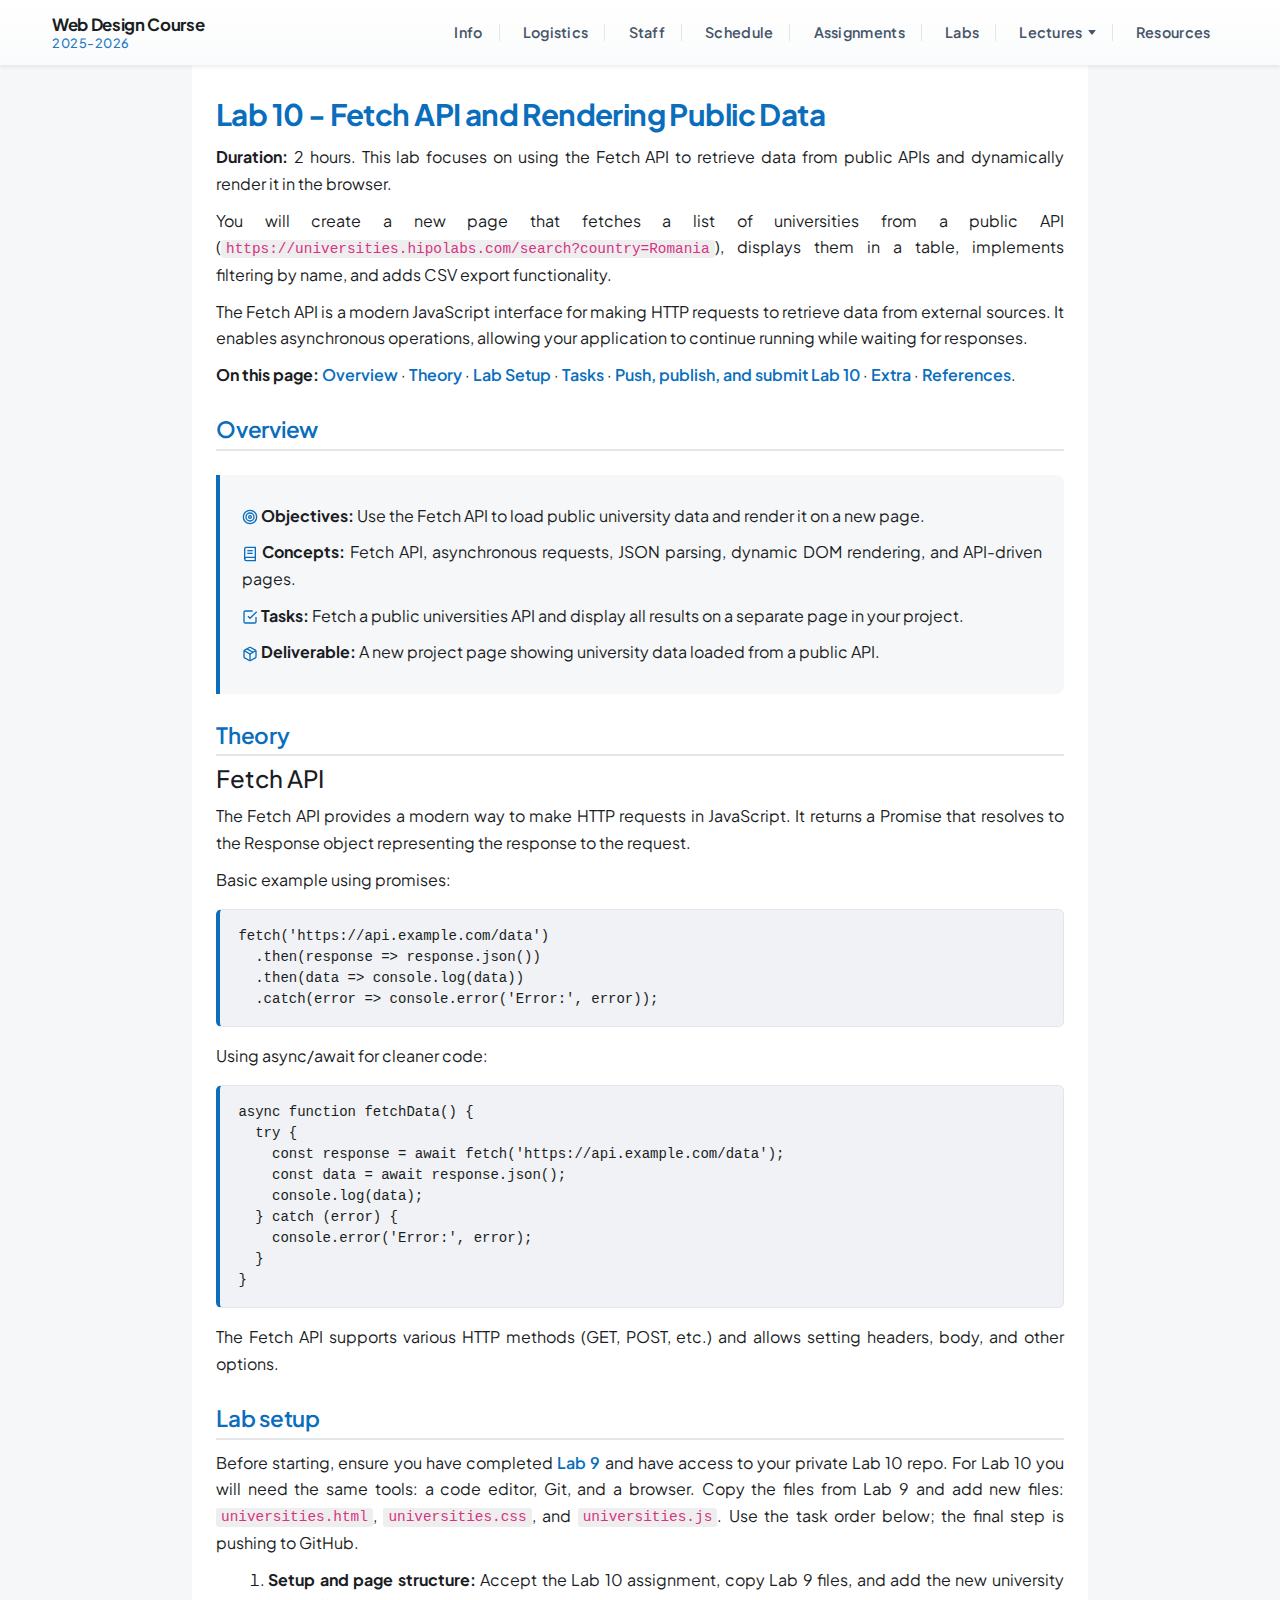
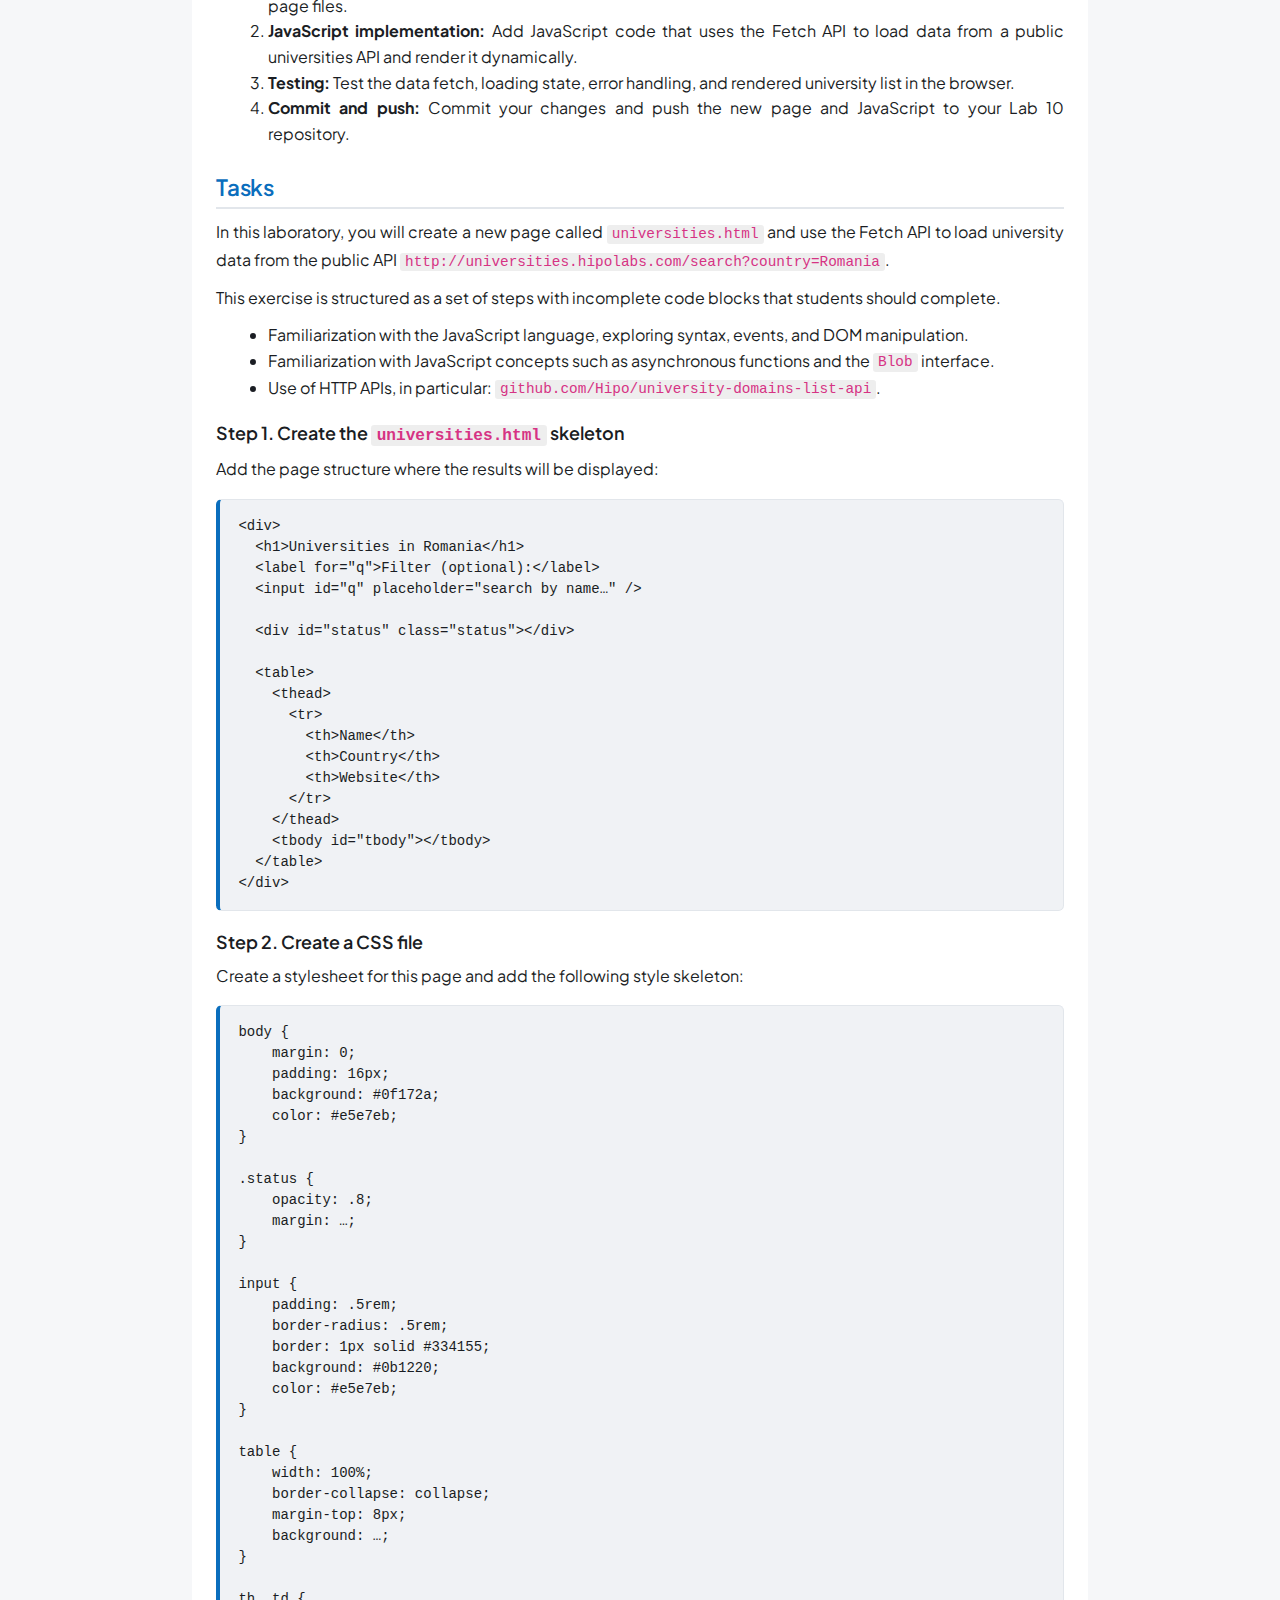
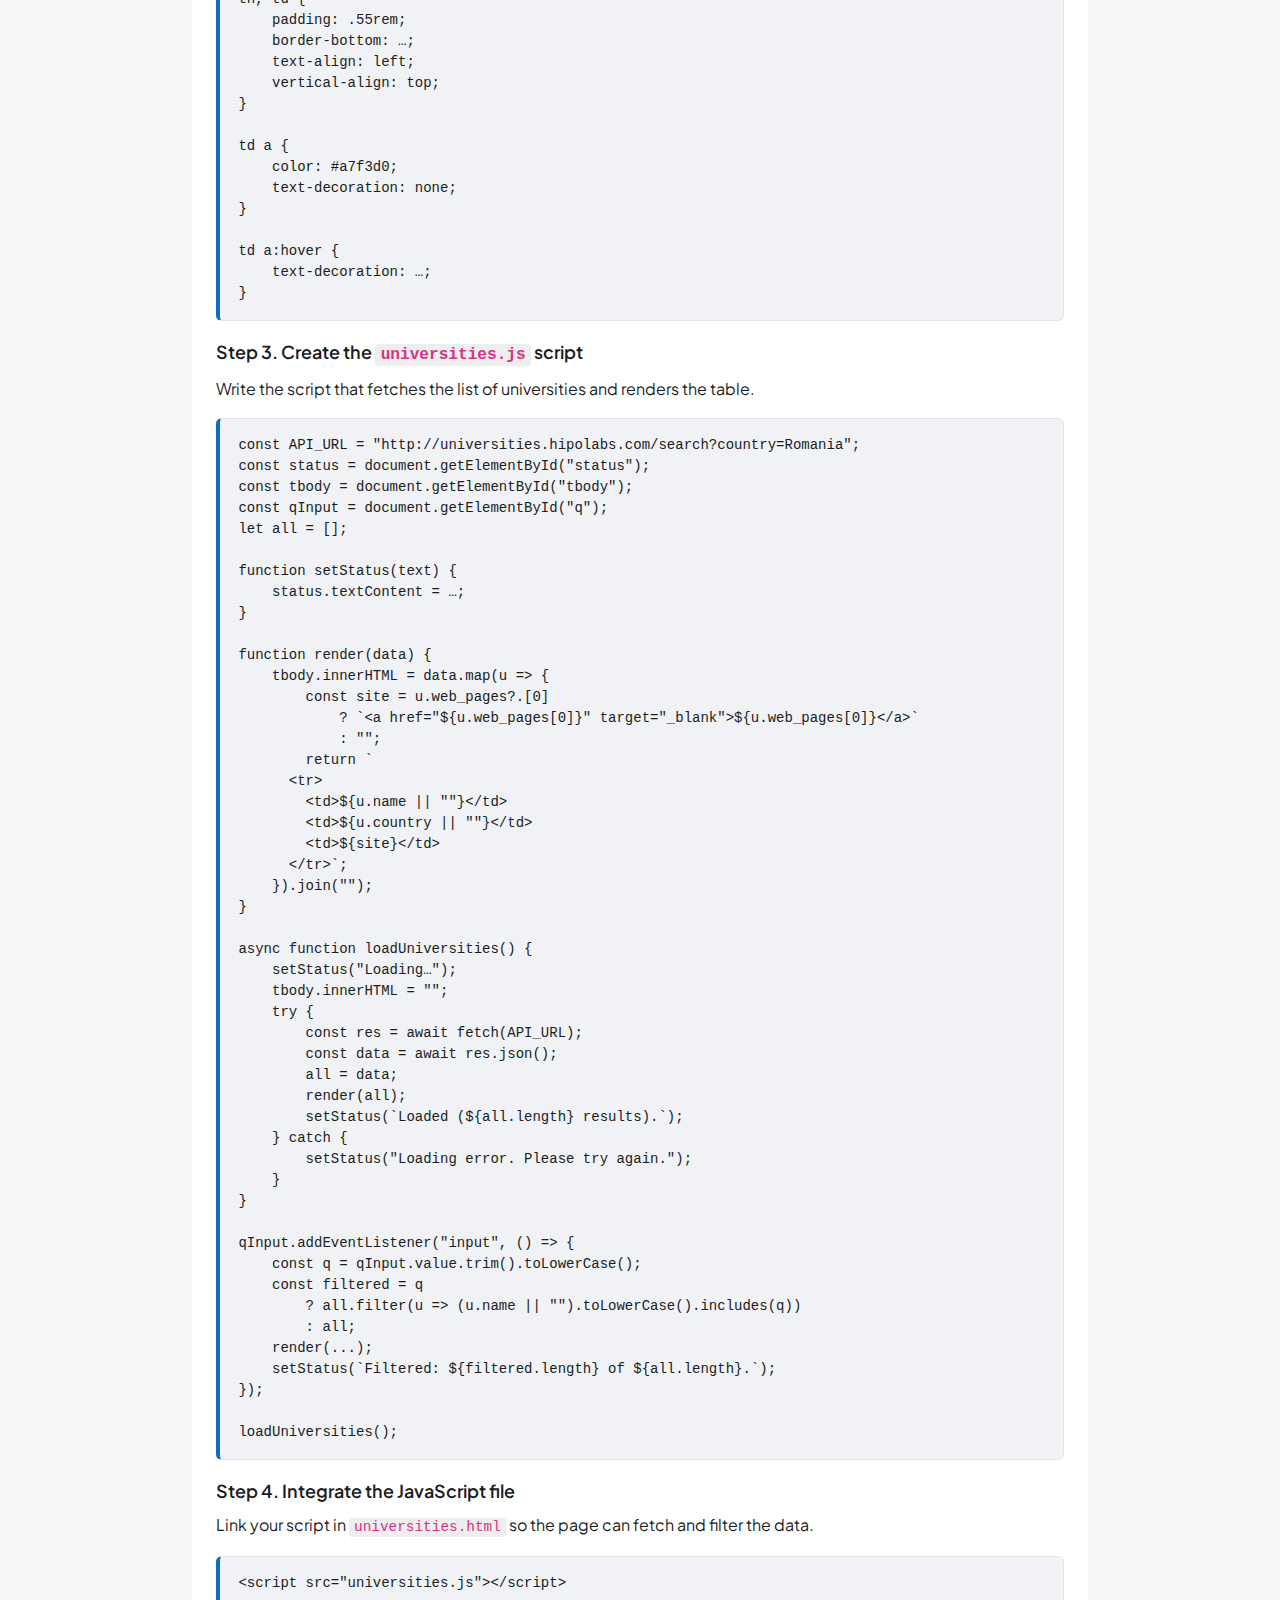
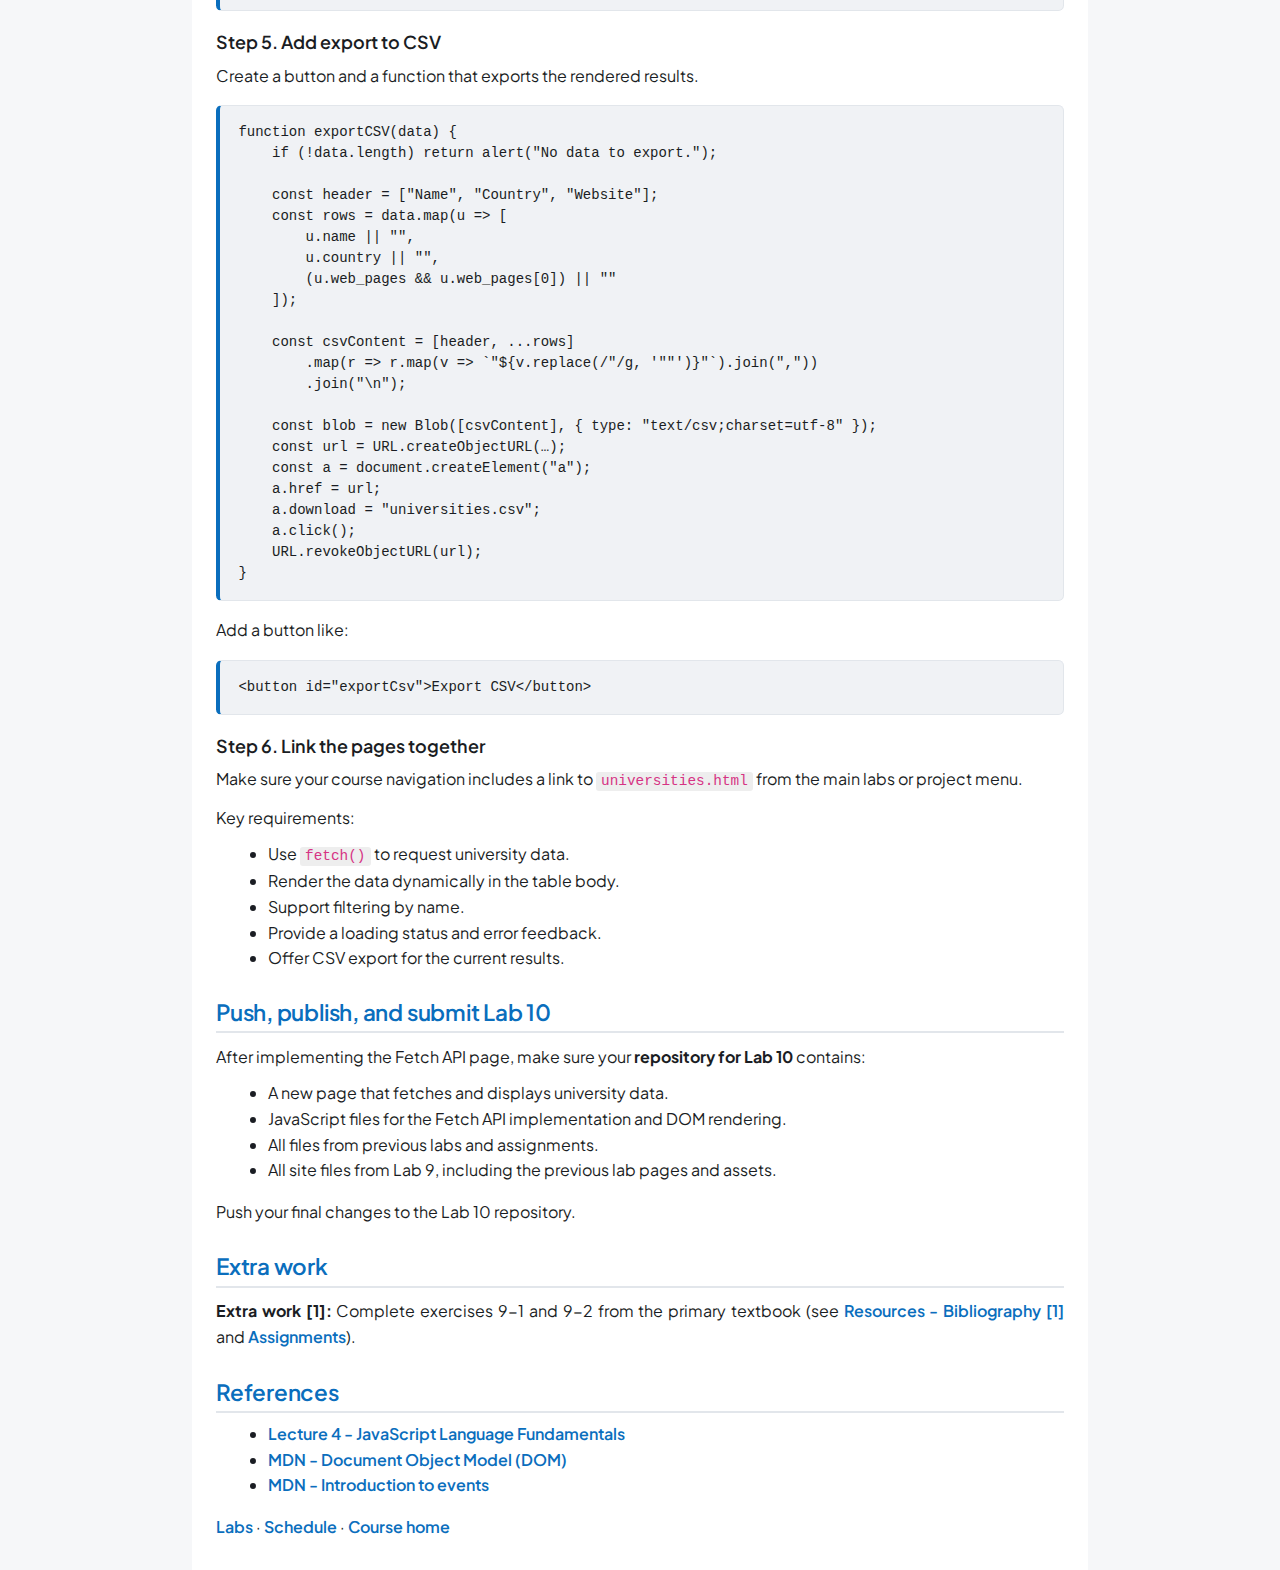
<file: labs/10/index.html>
<!DOCTYPE html>
<html lang="en">
<head>
	<meta charset="UTF-8">
	<meta name="viewport" content="width=device-width">
	<title>Lab 9 - Fetch API and rendering public data | Web Design Course 2025-2026</title>
	<link rel="shortcut icon" href="../../favicon.svg">
	<link href="https://cdn.jsdelivr.net/npm/bootstrap@5.3.3/dist/css/bootstrap.min.css" rel="stylesheet">
	<link rel="stylesheet" href="../../style.css">
</head>
<body>
	<a href="#main-content" class="skip-link">Skip to main content</a>
<svg xmlns="http://www.w3.org/2000/svg" style="display:none" aria-hidden="true">
	<defs>
		<symbol id="icon-objective" viewBox="0 0 24 24" fill="none" stroke="currentColor" stroke-width="2"><circle cx="12" cy="12" r="10"/><circle cx="12" cy="12" r="6"/><circle cx="12" cy="12" r="2"/></symbol>
		<symbol id="icon-concept" viewBox="0 0 24 24" fill="none" stroke="currentColor" stroke-width="2"><path d="M4 19.5A2.5 2.5 0 0 1 6.5 17H20"/><path d="M6.5 2H20v20H6.5A2.5 2.5 0 0 1 4 19.5v-15A2.5 2.5 0 0 1 6.5 2z"/><path d="M8 7h8"/><path d="M8 11h8"/></symbol>
		<symbol id="icon-task" viewBox="0 0 24 24" fill="none" stroke="currentColor" stroke-width="2"><path d="M9 11l3 3L22 4"/><path d="M21 12v7a2 2 0 0 1-2 2H5a2 2 0 0 1-2-2V5a2 2 0 0 1 2-2h11"/></symbol>
		<symbol id="icon-deliverable" viewBox="0 0 24 24" fill="none" stroke="currentColor" stroke-width="2"><path d="M16.5 9.4l-9-5.19"/><path d="M21 16V8a2 2 0 0 0-1-1.73l-7-4a2 2 0 0 0-2 0l-7 4A2 2 0 0 0 3 8v8a2 2 0 0 0 1 1.73l7 4a2 2 0 0 0 2 0l7-4A2 2 0 0 0 21 16z"/><path d="M3.27 6.96L12 12.01l8.73-5.05"/><path d="M12 22.08V12"/></symbol>
	</defs>
</svg>

<nav class="navbar navbar-expand-lg navbar-light bg-white border-bottom shadow-sm" aria-label="Main navigation">
	<div class="container-fluid">
		<a class="navbar-brand d-flex align-items-center gap-2" href="../../">
			<span><strong>Web Design Course</strong> <span class="text-muted">2025-2026</span></span>
		</a>
		<button class="navbar-toggler" type="button" data-bs-toggle="collapse" data-bs-target="#navbarNav" aria-controls="navbarNav" aria-expanded="false" aria-label="Toggle navigation">
			<span class="navbar-toggler-icon"></span>
		</button>
		<div class="collapse navbar-collapse" id="navbarNav">
			<ul class="navbar-nav ms-auto">
				<li class="nav-item"><a class="nav-link" href="../../#info">Info</a></li>
				<li class="nav-item"><a class="nav-link" href="../../#logistics">Logistics</a></li>
				<li class="nav-item"><a class="nav-link" href="../../staff/">Staff</a></li>
				<li class="nav-item"><a class="nav-link" href="../../schedule/">Schedule</a></li>
				<li class="nav-item"><a class="nav-link" href="../../assignments/">Assignments</a></li>
				<li class="nav-item"><a class="nav-link" href="../../labs/">Labs</a></li>
				<li class="nav-item dropdown">
					<a class="nav-link dropdown-toggle" href="#" id="navbarLectures" role="button" data-bs-toggle="dropdown" aria-expanded="false">Lectures</a>
					<ul class="dropdown-menu dropdown-menu-end" aria-labelledby="navbarLectures">
						<li><a class="dropdown-item" href="../../lecture-0/">Lecture 0</a></li>
						<li><a class="dropdown-item" href="../../lecture-1/">Lecture 1</a></li>
						<li><a class="dropdown-item" href="../../lecture-2/">Lecture 2</a></li>
						<li><a class="dropdown-item" href="../../lecture-3/">Lecture 3</a></li>
					</ul>
				</li>
				<li class="nav-item"><a class="nav-link" href="../../resources/">Resources</a></li>
			</ul>
		</div>
	</div>
</nav>

<main id="main-content">
	<h1>Lab 10 - Fetch API and Rendering Public Data</h1>
	<p><strong>Duration:</strong> <time datetime="PT2H">2 hours</time>. This lab focuses on using the Fetch API to retrieve data from public APIs and dynamically render it in the browser.</p>
	<p>You will create a new page that fetches a list of universities from a public API (<code>https://universities.hipolabs.com/search?country=Romania</code>), displays them in a table, implements filtering by name, and adds CSV export functionality.</p>
	<p>The Fetch API is a modern JavaScript interface for making HTTP requests to retrieve data from external sources. It enables asynchronous operations, allowing your application to continue running while waiting for responses.</p>
	<p><strong>On this page:</strong> <a href="#overview">Overview</a> · <a href="#theory">Theory</a> · <a href="#lab-setup">Lab Setup</a> · <a href="#tasks">Tasks</a> · <a href="#task3">Push, publish, and submit Lab 10</a> · <a href="#extra">Extra</a> · <a href="#references">References</a>.</p>

	<section id="overview">
		<h2 id="overview-heading" tabindex="-1"><a class="header-anchor" href="#overview">Overview</a></h2>
		<div class="lab-block">
			<p><strong><svg class="icon-svg" aria-hidden="true" focusable="false"><use href="#icon-objective"/></svg> Objectives:</strong> Use the Fetch API to load public university data and render it on a new page.</p>
			<p><strong><svg class="icon-svg" aria-hidden="true" focusable="false"><use href="#icon-concept"/></svg> Concepts:</strong> Fetch API, asynchronous requests, JSON parsing, dynamic DOM rendering, and API-driven pages.</p>
			<p><strong><svg class="icon-svg" aria-hidden="true" focusable="false"><use href="#icon-task"/></svg> Tasks:</strong> Fetch a public universities API and display all results on a separate page in your project.</p>
			<p><strong><svg class="icon-svg" aria-hidden="true" focusable="false"><use href="#icon-deliverable"/></svg> Deliverable:</strong> A new project page showing university data loaded from a public API.</p>
		</div>
	</section>

<section id="theory">
		<h2 id="theory-heading" tabindex="-1"><a class="header-anchor" href="#theory">Theory</a></h2>
		<h4>Fetch API</h4>
		<p>The Fetch API provides a modern way to make HTTP requests in JavaScript. It returns a Promise that resolves to the Response object representing the response to the request.</p>
		<p>Basic example using promises:</p>
		<pre><code>fetch('https://api.example.com/data')
  .then(response => response.json())
  .then(data => console.log(data))
  .catch(error => console.error('Error:', error));</code></pre>
		<p>Using async/await for cleaner code:</p>
		<pre><code>async function fetchData() {
  try {
    const response = await fetch('https://api.example.com/data');
    const data = await response.json();
    console.log(data);
  } catch (error) {
    console.error('Error:', error);
  }
}</code></pre>
		<p>The Fetch API supports various HTTP methods (GET, POST, etc.) and allows setting headers, body, and other options.</p>
	</section>


	<section id="lab-setup">
    <h2 id="lab-setup-heading" tabindex="-1"><a class="header-anchor" href="#lab-setup">Lab setup</a></h2>
    <p>Before starting, ensure you have completed <a href="../9/">Lab 9</a> and have access to your private Lab 10 repo. For Lab 10 you will need the same tools: a code editor, Git, and a browser. Copy the files from Lab 9 and add new files: <code>universities.html</code>, <code>universities.css</code>, and <code>universities.js</code>. Use the task order below; the final step is pushing to GitHub.</p>
    <ol>
        <li><strong>Setup and page structure:</strong> Accept the Lab 10 assignment, copy Lab 9 files, and add the new university page files.</li>
        
        <li><strong>JavaScript implementation:</strong> Add JavaScript code that uses the Fetch API to load data from a public universities API and render it dynamically.</li>
        
        <li><strong>Testing:</strong> Test the data fetch, loading state, error handling, and rendered university list in the browser.</li>
        
        <li><strong>Commit and push:</strong> Commit your changes and push the new page and JavaScript to your Lab 10 repository.</li>
    </ol>
	</section>

<section id="tasks">
		<h2 id="tasks-heading" tabindex="-1"><a class="header-anchor" href="#tasks">Tasks</a></h2>
		<p>In this laboratory, you will create a new page called <code>universities.html</code> and use the Fetch API to load university data from the public API <code>http://universities.hipolabs.com/search?country=Romania</code>.</p>
		<p>This exercise is structured as a set of steps with incomplete code blocks that students should complete.</p>

		<ul>
			<li>Familiarization with the JavaScript language, exploring syntax, events, and DOM manipulation.</li>
			<li>Familiarization with JavaScript concepts such as asynchronous functions and the <code>Blob</code> interface.</li>
			<li>Use of HTTP APIs, in particular: <code>github.com/Hipo/university-domains-list-api</code>.</li>
		</ul>

		<h3>Step 1. Create the <code>universities.html</code> skeleton</h3>
		<p>Add the page structure where the results will be displayed:</p>
		<pre><code>&lt;div&gt;
  &lt;h1&gt;Universities in Romania&lt;/h1&gt;
  &lt;label for="q"&gt;Filter (optional):&lt;/label&gt;
  &lt;input id="q" placeholder="search by name…" /&gt;

  &lt;div id="status" class="status"&gt;&lt;/div&gt;

  &lt;table&gt;
    &lt;thead&gt;
      &lt;tr&gt;
        &lt;th&gt;Name&lt;/th&gt;
        &lt;th&gt;Country&lt;/th&gt;
        &lt;th&gt;Website&lt;/th&gt;
      &lt;/tr&gt;
    &lt;/thead&gt;
    &lt;tbody id="tbody"&gt;&lt;/tbody&gt;
  &lt;/table&gt;
&lt;/div&gt;</code></pre>

		<h3>Step 2. Create a CSS file</h3>
		<p>Create a stylesheet for this page and add the following style skeleton:</p>
		<pre><code>body {
    margin: 0;
    padding: 16px;
    background: #0f172a;
    color: #e5e7eb;
}

.status {
    opacity: .8;
    margin: …;
}

input {
    padding: .5rem;
    border-radius: .5rem;
    border: 1px solid #334155;
    background: #0b1220;
    color: #e5e7eb;
}

table {
    width: 100%;
    border-collapse: collapse;
    margin-top: 8px;
    background: …;
}

th, td {
    padding: .55rem;
    border-bottom: …;
    text-align: left;
    vertical-align: top;
}

td a {
    color: #a7f3d0;
    text-decoration: none;
}

td a:hover {
    text-decoration: …;
}</code></pre>

		<h3>Step 3. Create the <code>universities.js</code> script</h3>
		<p>Write the script that fetches the list of universities and renders the table.</p>
		<pre><code>const API_URL = "http://universities.hipolabs.com/search?country=Romania";
const status = document.getElementById("status");
const tbody = document.getElementById("tbody");
const qInput = document.getElementById("q");
let all = [];

function setStatus(text) {
    status.textContent = …;
}

function render(data) {
    tbody.innerHTML = data.map(u => {
        const site = u.web_pages?.[0]
            ? `&lt;a href="${u.web_pages[0]}" target="_blank"&gt;${u.web_pages[0]}&lt;/a&gt;`
            : "";
        return `
      &lt;tr&gt;
        &lt;td&gt;${u.name || ""}&lt;/td&gt;
        &lt;td&gt;${u.country || ""}&lt;/td&gt;
        &lt;td&gt;${site}&lt;/td&gt;
      &lt;/tr&gt;`;
    }).join("");
}

async function loadUniversities() {
    setStatus("Loading…");
    tbody.innerHTML = "";
    try {
        const res = await fetch(API_URL);
        const data = await res.json();
        all = data;
        render(all);
        setStatus(`Loaded (${all.length} results).`);
    } catch {
        setStatus("Loading error. Please try again.");
    }
}

qInput.addEventListener("input", () => {
    const q = qInput.value.trim().toLowerCase();
    const filtered = q
        ? all.filter(u => (u.name || "").toLowerCase().includes(q))
        : all;
    render(...);
    setStatus(`Filtered: ${filtered.length} of ${all.length}.`);
});

loadUniversities();</code></pre>

		<h3>Step 4. Integrate the JavaScript file</h3>
		<p>Link your script in <code>universities.html</code> so the page can fetch and filter the data.</p>
		<pre><code>&lt;script src="universities.js"&gt;&lt;/script&gt;</code></pre>

		<h3>Step 5. Add export to CSV</h3>
		<p>Create a button and a function that exports the rendered results.</p>
		<pre><code>function exportCSV(data) {
    if (!data.length) return alert("No data to export.");

    const header = ["Name", "Country", "Website"];
    const rows = data.map(u => [
        u.name || "",
        u.country || "",
        (u.web_pages && u.web_pages[0]) || ""
    ]);

    const csvContent = [header, ...rows]
        .map(r => r.map(v => `"${v.replace(/"/g, '""')}"`).join(","))
        .join("\n");

    const blob = new Blob([csvContent], { type: "text/csv;charset=utf-8" });
    const url = URL.createObjectURL(…);
    const a = document.createElement("a");
    a.href = url;
    a.download = "universities.csv";
    a.click();
    URL.revokeObjectURL(url);
}
</code></pre>
		<p>Add a button like:</p>
		<pre><code>&lt;button id="exportCsv"&gt;Export CSV&lt;/button&gt;</code></pre>

		<h3>Step 6. Link the pages together</h3>
		<p>Make sure your course navigation includes a link to <code>universities.html</code> from the main labs or project menu.</p>

		<p>Key requirements:</p>
		<ul>
			<li>Use <code>fetch()</code> to request university data.</li>
			<li>Render the data dynamically in the table body.</li>
			<li>Support filtering by name.</li>
			<li>Provide a loading status and error feedback.</li>
			<li>Offer CSV export for the current results.</li>
		</ul>

</section>



<section id="task3">
    <h2 id="task3-heading" tabindex="-1"><a class="header-anchor" href="#task3">Push, publish, and submit Lab 10</a></h2>
    <p>After implementing the Fetch API page, make sure your <strong>repository for Lab 10</strong> contains:</p>
    <ul>
        <li>A new page that fetches and displays university data.</li>
        <li>JavaScript files for the Fetch API implementation and DOM rendering.</li>
        <li>All files from previous labs and assignments.</li>
        <li>All site files from Lab 9, including the previous lab pages and assets.</li>
    </ul>
    <p>Push your final changes to the Lab 10 repository.</p>
</section>
	



	<section id="extra">


		<h2 id="extra-heading" tabindex="-1"><a class="header-anchor" href="#extra">Extra work</a></h2>
		<p><strong>Extra work [1]:</strong> Complete exercises 9-1 and 9-2 from the primary textbook (see <a href="../../resources/#primary-textbook">Resources - Bibliography [1]</a> and <a href="../../assignments/">Assignments</a>).</p>
	</section>

	<section id="references">
		<h2 id="ref-heading" tabindex="-1"><a class="header-anchor" href="#references">References</a></h2>
		<ul>
			<li><a href="../../lecture-4/">Lecture 4 - JavaScript Language Fundamentals</a></li>
			<li><a href="https://developer.mozilla.org/en-US/docs/Web/API/Document_Object_Model">MDN - Document Object Model (DOM)</a></li>
			<li><a href="https://developer.mozilla.org/en-US/docs/Learn_web_development/Core/Scripting/Events">MDN - Introduction to events</a></li>
		</ul>
	</section>


	<p><a href="../">Labs</a> · <a href="../../schedule/">Schedule</a> · <a href="../../">Course home</a></p>
</main>

<button id="back-to-top" type="button">Back to Top</button>
<script>
	document.getElementById('back-to-top').addEventListener('click', function () {
		window.scrollTo({ top: 0, behavior: 'smooth' });
	});
	window.addEventListener('scroll', function () {
		document.body.classList.toggle('scrolled', window.scrollY > 300);
	});
</script>
<script src="https://cdn.jsdelivr.net/npm/bootstrap@5.3.3/dist/js/bootstrap.bundle.min.js"></script>
</body>
</html>
</file>
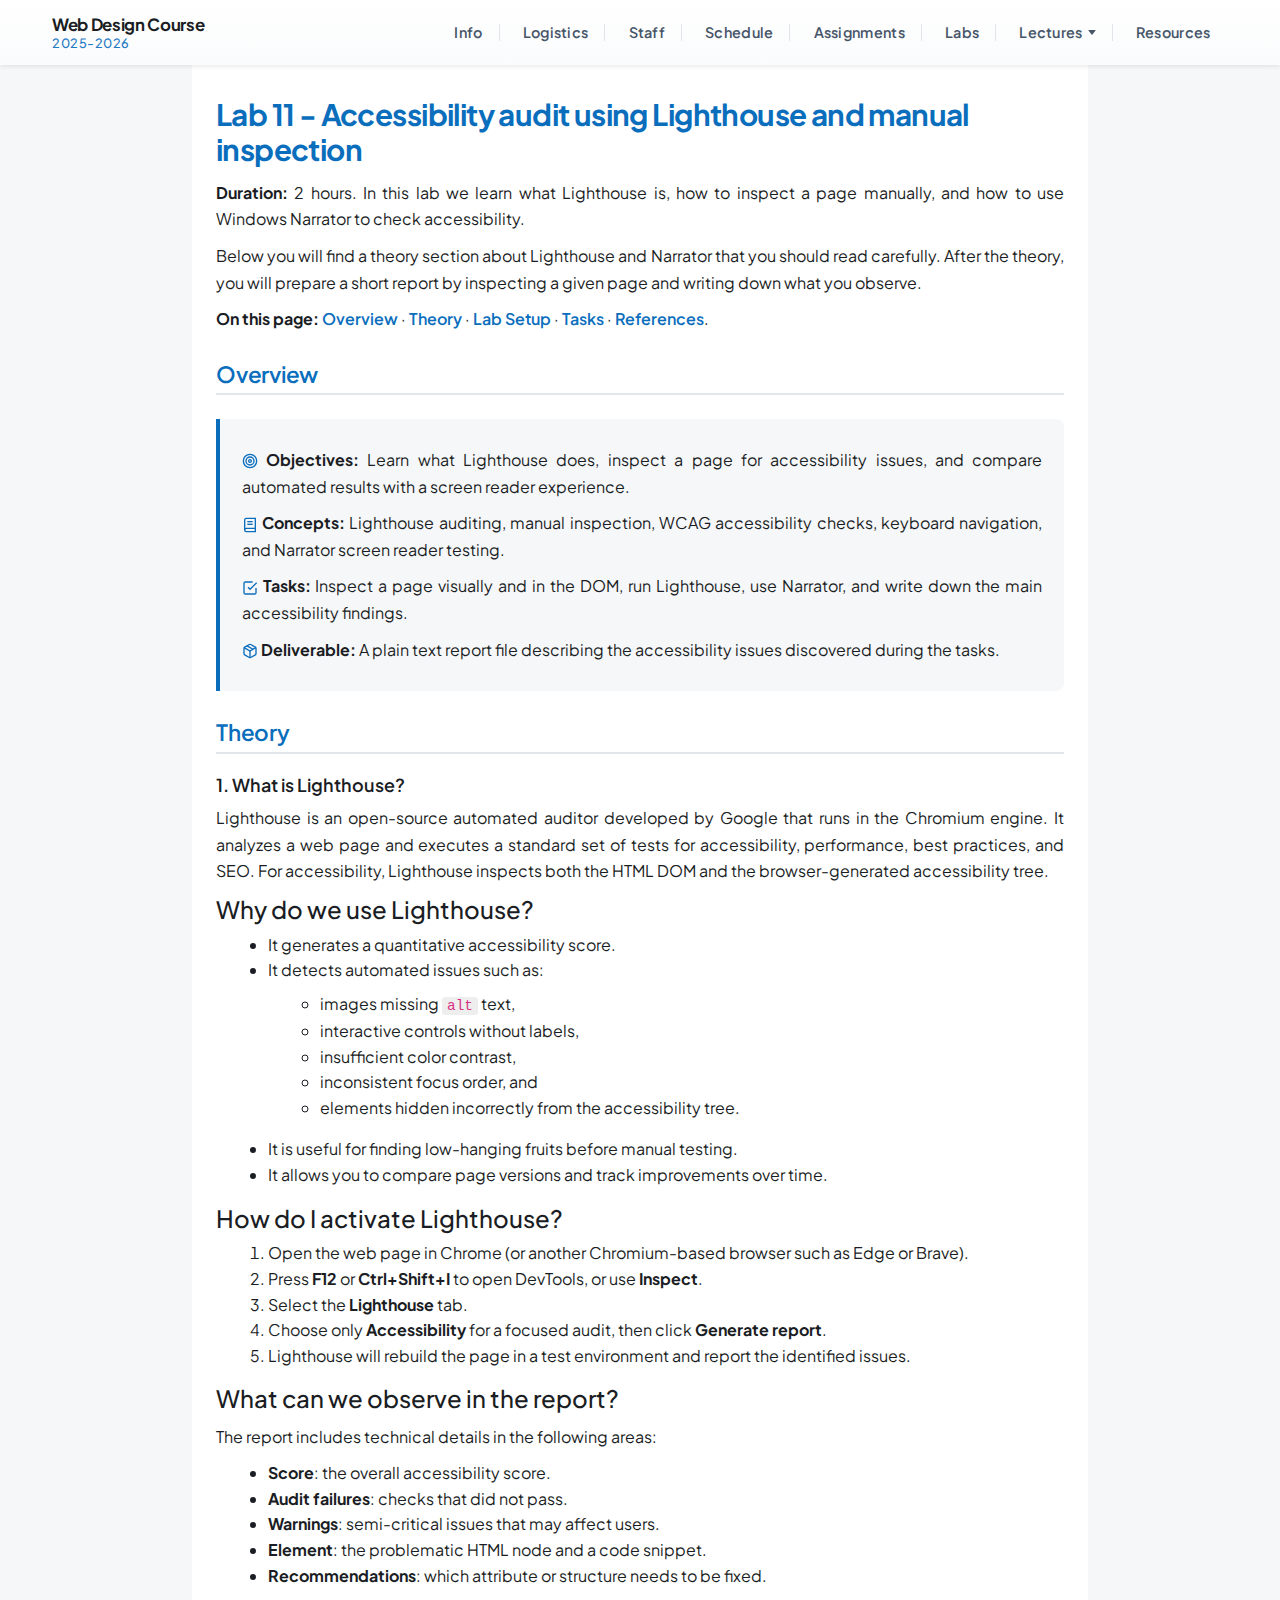
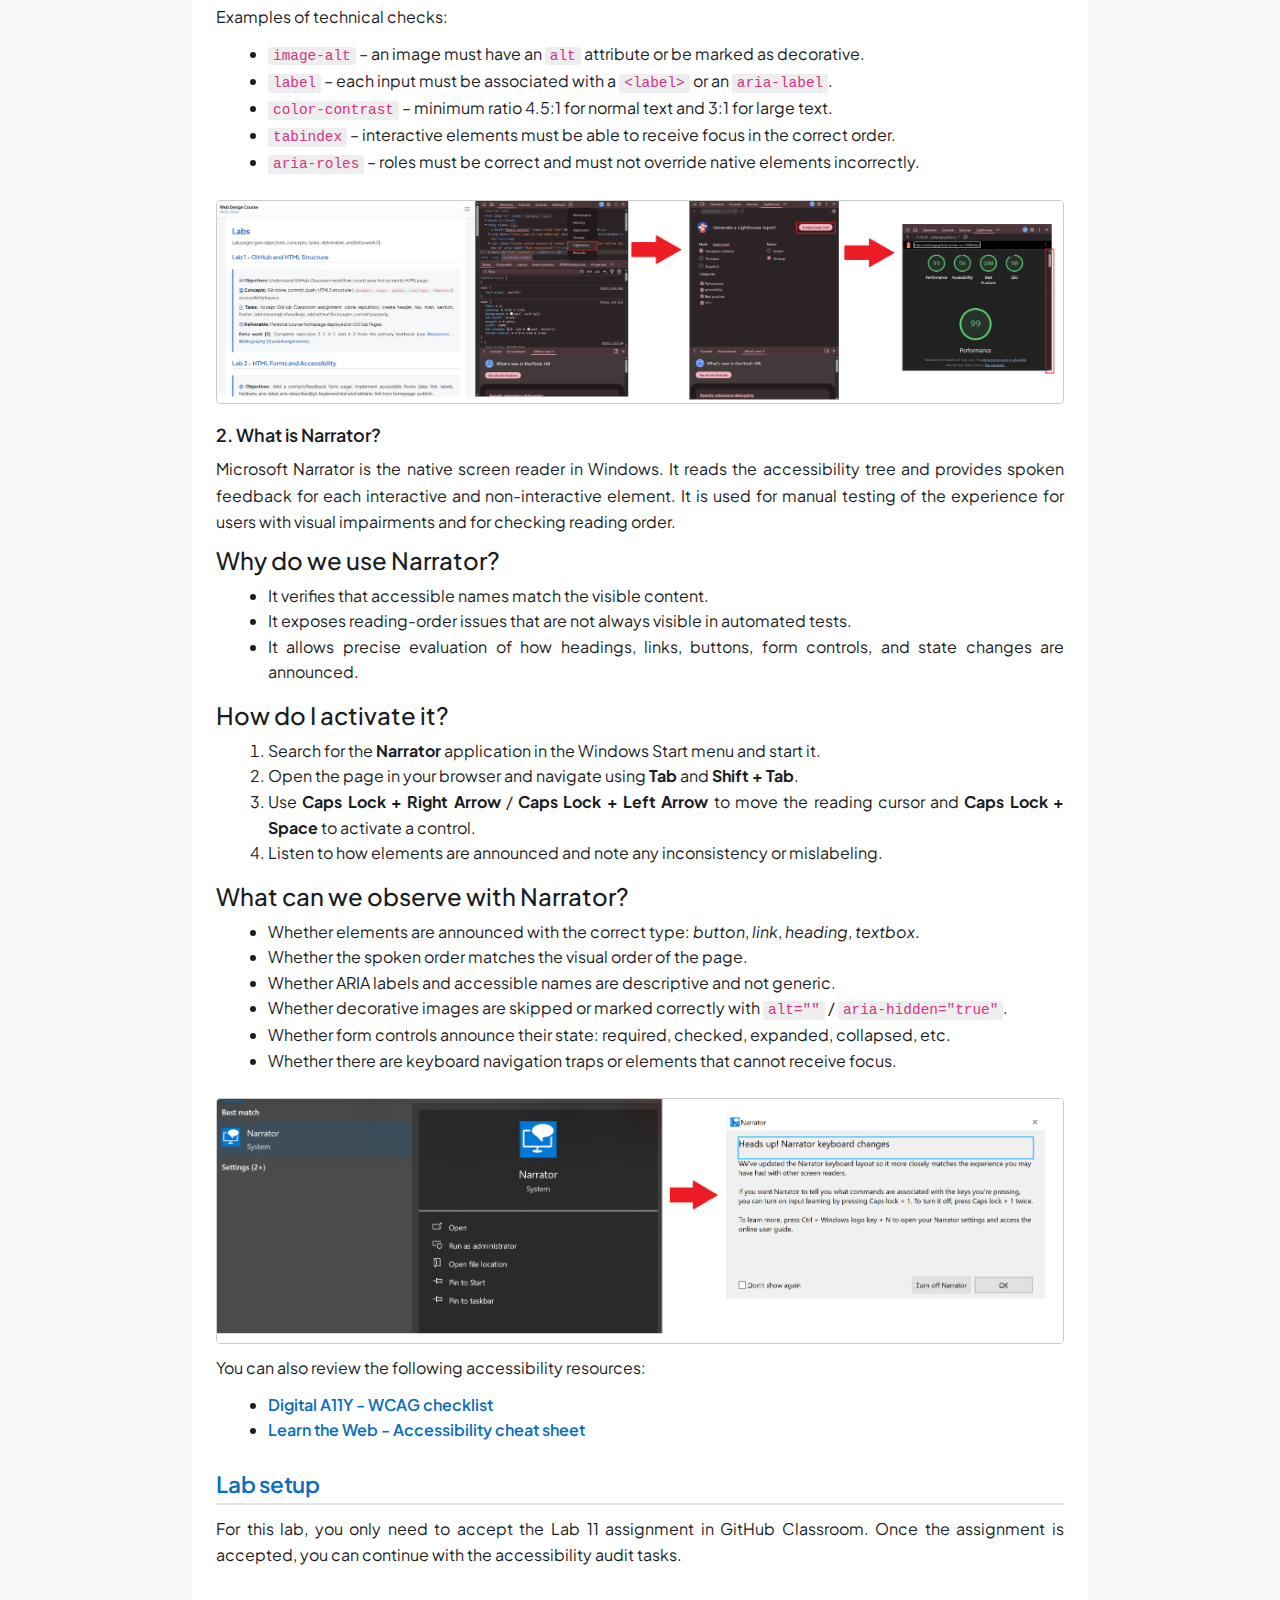
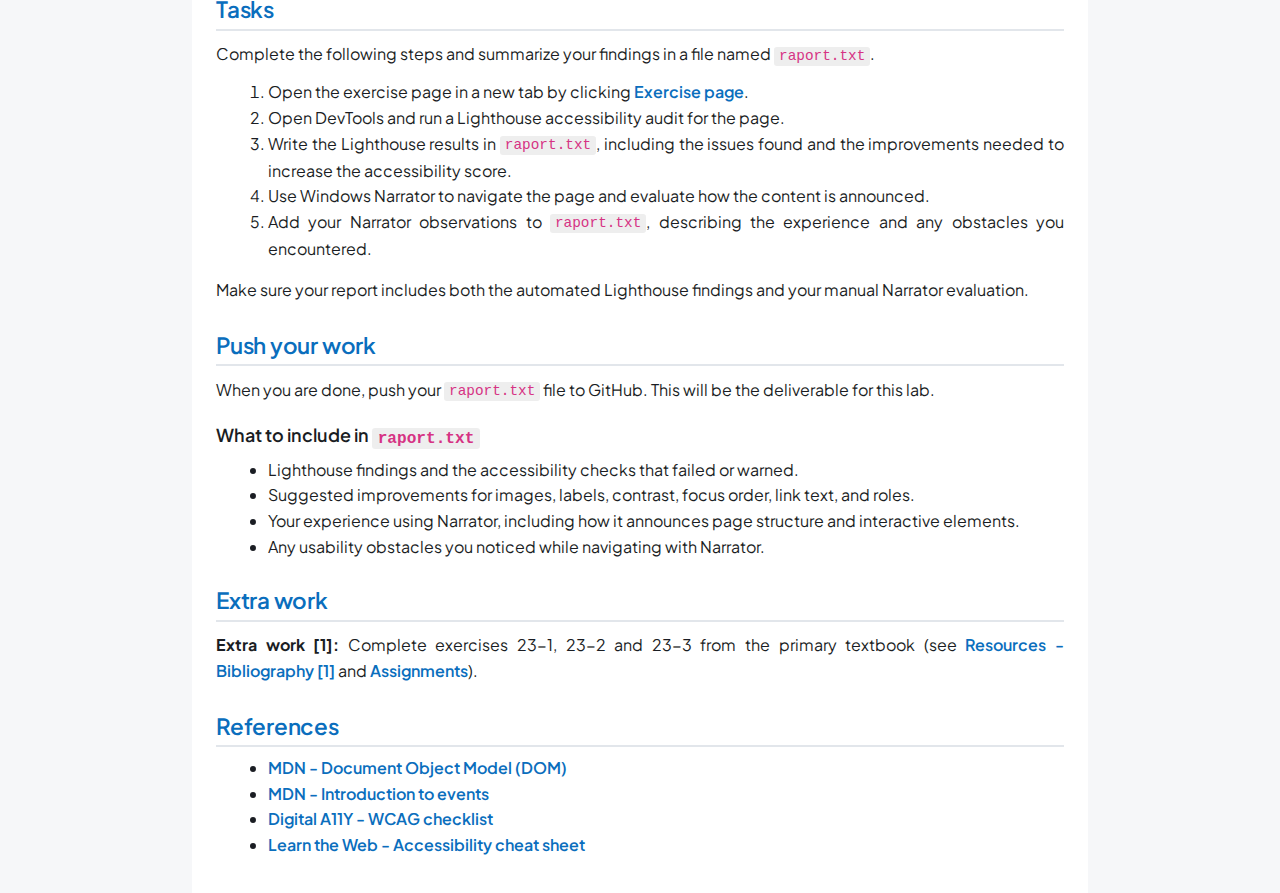
<file: labs/11/index.html>
<!DOCTYPE html>
<html lang="en">
<head>
	<meta charset="UTF-8">
	<meta name="viewport" content="width=device-width, initial-scale=1.0">
	<title>Lab 11 - Accessibility audit using Lighthouse and manual inspection | Web Design Course 2025-2026</title>
	<link rel="shortcut icon" href="../../favicon.svg">
	<link href="https://cdn.jsdelivr.net/npm/bootstrap@5.3.3/dist/css/bootstrap.min.css" rel="stylesheet">
	<link rel="stylesheet" href="../../style.css">
</head>
<body>
	<a href="#main-content" class="skip-link">Skip to main content</a>
<svg xmlns="http://www.w3.org/2000/svg" style="display:none" aria-hidden="true">
	<defs>
		<symbol id="icon-objective" viewBox="0 0 24 24" fill="none" stroke="currentColor" stroke-width="2"><circle cx="12" cy="12" r="10"/><circle cx="12" cy="12" r="6"/><circle cx="12" cy="12" r="2"/></symbol>
		<symbol id="icon-concept" viewBox="0 0 24 24" fill="none" stroke="currentColor" stroke-width="2"><path d="M4 19.5A2.5 2.5 0 0 1 6.5 17H20"/><path d="M6.5 2H20v20H6.5A2.5 2.5 0 0 1 4 19.5v-15A2.5 2.5 0 0 1 6.5 2z"/><path d="M8 7h8"/><path d="M8 11h8"/></symbol>
		<symbol id="icon-task" viewBox="0 0 24 24" fill="none" stroke="currentColor" stroke-width="2"><path d="M9 11l3 3L22 4"/><path d="M21 12v7a2 2 0 0 1-2 2H5a2 2 0 0 1-2-2V5a2 2 0 0 1 2-2h11"/></symbol>
		<symbol id="icon-deliverable" viewBox="0 0 24 24" fill="none" stroke="currentColor" stroke-width="2"><path d="M16.5 9.4l-9-5.19"/><path d="M21 16V8a2 2 0 0 0-1-1.73l-7-4a2 2 0 0 0-2 0l-7 4A2 2 0 0 0 3 8v8a2 2 0 0 0 1 1.73l7 4a2 2 0 0 0 2 0l7-4A2 2 0 0 0 21 16z"/><path d="M3.27 6.96L12 12.01l8.73-5.05"/><path d="M12 22.08V12"/></symbol>
	</defs>
</svg>

<nav class="navbar navbar-expand-lg navbar-light bg-white border-bottom shadow-sm" aria-label="Main navigation">
	<div class="container-fluid">
		<a class="navbar-brand d-flex align-items-center gap-2" href="../../">
			<span><strong>Web Design Course</strong> <span class="text-muted">2025-2026</span></span>
		</a>
		<button class="navbar-toggler" type="button" data-bs-toggle="collapse" data-bs-target="#navbarNav" aria-controls="navbarNav" aria-expanded="false" aria-label="Toggle navigation">
			<span class="navbar-toggler-icon"></span>
		</button>
		<div class="collapse navbar-collapse" id="navbarNav">
			<ul class="navbar-nav ms-auto">
				<li class="nav-item"><a class="nav-link" href="../../#info">Info</a></li>
				<li class="nav-item"><a class="nav-link" href="../../#logistics">Logistics</a></li>
				<li class="nav-item"><a class="nav-link" href="../../staff/">Staff</a></li>
				<li class="nav-item"><a class="nav-link" href="../../schedule/">Schedule</a></li>
				<li class="nav-item"><a class="nav-link" href="../../assignments/">Assignments</a></li>
				<li class="nav-item"><a class="nav-link" href="../../labs/">Labs</a></li>
				<li class="nav-item dropdown">
					<a class="nav-link dropdown-toggle" href="#" id="navbarLectures" role="button" data-bs-toggle="dropdown" aria-expanded="false">Lectures</a>
					<ul class="dropdown-menu dropdown-menu-end" aria-labelledby="navbarLectures">
						<li><a class="dropdown-item" href="../../lecture-0/">Lecture 0</a></li>
						<li><a class="dropdown-item" href="../../lecture-1/">Lecture 1</a></li>
						<li><a class="dropdown-item" href="../../lecture-2/">Lecture 2</a></li>
						<li><a class="dropdown-item" href="../../lecture-3/">Lecture 3</a></li>
					</ul>
				</li>
				<li class="nav-item"><a class="nav-link" href="../../resources/">Resources</a></li>
			</ul>
		</div>
	</div>
</nav>

<main id="main-content">
	<h1>Lab 11 - Accessibility audit using Lighthouse and manual inspection</h1>
	<p><strong>Duration:</strong> <time datetime="PT2H">2 hours</time>. In this lab we learn what Lighthouse is, how to inspect a page manually, and how to use Windows Narrator to check accessibility.</p>
	<p>Below you will find a theory section about Lighthouse and Narrator that you should read carefully. After the theory, you will prepare a short report by inspecting a given page and writing down what you observe.</p>
	<p><strong>On this page:</strong> <a href="#osverview">Overview</a> · <a href="#theory">Theory</a> · <a href="#lab-setup">Lab Setup</a> · <a href="#tasks">Tasks</a> · <a href="#references">References</a>.</p>

	<section id="overview">
		<h2 id="overview-heading" tabindex="-1"><a class="header-anchor" href="#overview">Overview</a></h2>
		<div class="lab-block">
			<p><strong><svg class="icon-svg" aria-hidden="true" focusable="false"><use href="#icon-objective"/></svg> Objectives:</strong> Learn what Lighthouse does, inspect a page for accessibility issues, and compare automated results with a screen reader experience.</p>
			<p><strong><svg class="icon-svg" aria-hidden="true" focusable="false"><use href="#icon-concept"/></svg> Concepts:</strong> Lighthouse auditing, manual inspection, WCAG accessibility checks, keyboard navigation, and Narrator screen reader testing.</p>
			<p><strong><svg class="icon-svg" aria-hidden="true" focusable="false"><use href="#icon-task"/></svg> Tasks:</strong> Inspect a page visually and in the DOM, run Lighthouse, use Narrator, and write down the main accessibility findings.</p>
			<p><strong><svg class="icon-svg" aria-hidden="true" focusable="false"><use href="#icon-deliverable"/></svg> Deliverable:</strong> A plain text report file describing the accessibility issues discovered during the tasks.</p>
		</div>
	</section>

<section id="theory">
		<h2 id="theory-heading" tabindex="-1"><a class="header-anchor" href="#theory">Theory</a></h2>
		<h3>1. What is Lighthouse?</h3>
		<p>Lighthouse is an open-source automated auditor developed by Google that runs in the Chromium engine. It analyzes a web page and executes a standard set of tests for accessibility, performance, best practices, and SEO. For accessibility, Lighthouse inspects both the HTML DOM and the browser-generated accessibility tree.</p>

		<h4>Why do we use Lighthouse?</h4>
		<ul>
			<li>It generates a quantitative accessibility score.</li>
			<li>It detects automated issues such as:<ul>
				<li>images missing <code>alt</code> text,</li>
				<li>interactive controls without labels,</li>
				<li>insufficient color contrast,</li>
				<li>inconsistent focus order, and</li>
				<li>elements hidden incorrectly from the accessibility tree.</li>
			</ul></li>
			<li>It is useful for finding low-hanging fruits before manual testing.</li>
			<li>It allows you to compare page versions and track improvements over time.</li>
		</ul>

		<h4>How do I activate Lighthouse?</h4>
		<ol>
			<li>Open the web page in Chrome (or another Chromium-based browser such as Edge or Brave).</li>
			<li>Press <strong>F12</strong> or <strong>Ctrl+Shift+I</strong> to open DevTools, or use <strong>Inspect</strong>.</li>
			<li>Select the <strong>Lighthouse</strong> tab.</li>
			<li>Choose only <strong>Accessibility</strong> for a focused audit, then click <strong>Generate report</strong>.</li>
			<li>Lighthouse will rebuild the page in a test environment and report the identified issues.</li>
		</ol>

		<h4>What can we observe in the report?</h4>
		<p>The report includes technical details in the following areas:</p>
		<ul>
			<li><strong>Score</strong>: the overall accessibility score.</li>
			<li><strong>Audit failures</strong>: checks that did not pass.</li>
			<li><strong>Warnings</strong>: semi-critical issues that may affect users.</li>
			<li><strong>Element</strong>: the problematic HTML node and a code snippet.</li>
			<li><strong>Recommendations</strong>: which attribute or structure needs to be fixed.</li>
		</ul>
		<p>Examples of technical checks:</p>
		<ul>
			<li><code>image-alt</code> – an image must have an <code>alt</code> attribute or be marked as decorative.</li>
			<li><code>label</code> – each input must be associated with a <code>&lt;label&gt;</code> or an <code>aria-label</code>.</li>
			<li><code>color-contrast</code> – minimum ratio 4.5:1 for normal text and 3:1 for large text.</li>
			<li><code>tabindex</code> – interactive elements must be able to receive focus in the correct order.</li>
			<li><code>aria-roles</code> – roles must be correct and must not override native elements incorrectly.</li>
		</ul>


        <img src="./IMG1.png" alt="Lighthouse accessibility report example" style="max-width:100%; border:1px solid #ccc; border-radius:4px; margin-top:8px;" />
		<h3>2. What is Narrator?</h3>
		<p>Microsoft Narrator is the native screen reader in Windows. It reads the accessibility tree and provides spoken feedback for each interactive and non-interactive element. It is used for manual testing of the experience for users with visual impairments and for checking reading order.</p>

		<h4>Why do we use Narrator?</h4>
		<ul>
			<li>It verifies that accessible names match the visible content.</li>
			<li>It exposes reading-order issues that are not always visible in automated tests.</li>
			<li>It allows precise evaluation of how headings, links, buttons, form controls, and state changes are announced.</li>
		</ul>

		<h4>How do I activate it?</h4>
		<ol>
			<li>Search for the <strong>Narrator</strong> application in the Windows Start menu and start it.</li>
			<li>Open the page in your browser and navigate using <strong>Tab</strong> and <strong>Shift + Tab</strong>.</li>
			<li>Use <strong>Caps Lock + Right Arrow</strong> / <strong>Caps Lock + Left Arrow</strong> to move the reading cursor and <strong>Caps Lock + Space</strong> to activate a control.</li>
			<li>Listen to how elements are announced and note any inconsistency or mislabeling.</li>
		</ol>

		<h4>What can we observe with Narrator?</h4>
		<ul>
			<li>Whether elements are announced with the correct type: <em>button</em>, <em>link</em>, <em>heading</em>, <em>textbox</em>.</li>
			<li>Whether the spoken order matches the visual order of the page.</li>
			<li>Whether ARIA labels and accessible names are descriptive and not generic.</li>
			<li>Whether decorative images are skipped or marked correctly with <code>alt=""</code> / <code>aria-hidden="true"</code>.</li>
			<li>Whether form controls announce their state: required, checked, expanded, collapsed, etc.</li>
			<li>Whether there are keyboard navigation traps or elements that cannot receive focus.</li>
		</ul>

        <img src="./IMG2.png" alt="Narrator reading a web page" style="max-width:100%; border:1px solid #ccc; border-radius:4px; margin-top:8px;" />
        <p>You can also review the following accessibility resources:</p>
        <ul>
            <li><a href="https://www.digitala11y.com/wcag-checklist/">Digital A11Y - WCAG checklist</a></li>
            <li><a href="https://learntheweb.courses/topics/accessibility-cheat-sheet/">Learn the Web - Accessibility cheat sheet</a></li>
        </ul>
	</section>


	<section id="lab-setup">
    <h2 id="lab-setup-heading" tabindex="-1"><a class="header-anchor" href="#lab-setup">Lab setup</a></h2>
    <p>For this lab, you only need to accept the Lab 11 assignment in GitHub Classroom. Once the assignment is accepted, you can continue with the accessibility audit tasks.</p>
	</section>

<section id="tasks">
		<h2 id="tasks-heading" tabindex="-1"><a class="header-anchor" href="#tasks">Tasks</a></h2>
        <p>Complete the following steps and summarize your findings in a file named <code>raport.txt</code>.</p>
        <ol>
            <li>Open the exercise page in a new tab by clicking <a href="./ex.html" target="_blank" rel="noopener">Exercise page</a>.</li>
            <li>Open DevTools and run a Lighthouse accessibility audit for the page.</li>
            <li>Write the Lighthouse results in <code>raport.txt</code>, including the issues found and the improvements needed to increase the accessibility score.</li>
            <li>Use Windows Narrator to navigate the page and evaluate how the content is announced.</li>
            <li>Add your Narrator observations to <code>raport.txt</code>, describing the experience and any obstacles you encountered.</li>
        </ol>
        <p>Make sure your report includes both the automated Lighthouse findings and your manual Narrator evaluation.</p>
<section id="push">
        <h2 id="push-heading" tabindex="-1"><a class="header-anchor" href="#push">Push your work</a></h2>
        <p>When you are done, push your <code>raport.txt</code> file to GitHub. This will be the deliverable for this lab.</p>
        <h3>What to include in <code>raport.txt</code></h3>
		<ul>
			<li>Lighthouse findings and the accessibility checks that failed or warned.</li>
			<li>Suggested improvements for images, labels, contrast, focus order, link text, and roles.</li>
			<li>Your experience using Narrator, including how it announces page structure and interactive elements.</li>
			<li>Any usability obstacles you noticed while navigating with Narrator.</li>
		</ul>

	</section>



	<section id="extra">

		<h2 id="extra-heading" tabindex="-1"><a class="header-anchor" href="#extra">Extra work</a></h2>
		<p><strong>Extra work [1]:</strong> Complete exercises 23-1, 23-2 and 23-3 from the primary textbook (see <a href="../../resources/#primary-textbook">Resources - Bibliography [1]</a> and <a href="../../assignments/">Assignments</a>).</p>
	</section>

	<section id="references">
		<h2 id="ref-heading" tabindex="-1"><a class="header-anchor" href="#references">References</a></h2>
		<ul>
			<li><a href="https://developer.mozilla.org/en-US/docs/Web/API/Document_Object_Model">MDN - Document Object Model (DOM)</a></li>
			<li><a href="https://developer.mozilla.org/en-US/docs/Learn_web_development/Core/Scripting/Events">MDN - Introduction to events</a></li>
            <li><a href="https://www.digitala11y.com/wcag-checklist/">Digital A11Y - WCAG checklist</a></li>
            <li><a href="https://learntheweb.courses/topics/accessibility-cheat-sheet/">Learn the Web - Accessibility cheat sheet</a></li>
</ul></sections>
        </main>

<button id="back-to-top" type="button">Back to Top</button>
<script>
	document.getElementById('back-to-top').addEventListener('click', function () {
		window.scrollTo({ top: 0, behavior: 'smooth' });
	});
	window.addEventListener('scroll', function () {
		document.body.classList.toggle('scrolled', window.scrollY > 300);
	});
</script>
<script src="https://cdn.jsdelivr.net/npm/bootstrap@5.3.3/dist/js/bootstrap.bundle.min.js"></script>
</body>
</html>
</file>
<file: style.css>
/* Web Design 2026 course site */
@import url("https://fonts.googleapis.com/css2?family=Plus+Jakarta+Sans:wght@400;500;600;700&display=swap");

:root {
	--bg: #f6f7f9;
	--text: #1a1d23;
	--accent: #0a6ebd;
	--accent-hover: #084d8a;
	--accent-light: #e8f4fc;
	--border: #e2e6eb;
	--card-bg: #fff;
	--font-body: "Plus Jakarta Sans", "Helvetica Neue", system-ui, sans-serif;
	--font-mono: "SF Mono", Consolas, Monaco, Menlo, monospace;
	/* header vars */
	--header-bg: linear-gradient(180deg, #ffffff 0%, #fafbfc 100%);
	--header-shadow: 0 1px 3px rgba(10, 110, 189, 0.06);
	--header-border: linear-gradient(90deg, transparent, var(--accent) 20%, var(--accent) 80%, transparent);
	--nav-link-padding: 0.5rem 0.85rem;
	--nav-link-radius: 0.5rem;
	--nav-link-color: #475569;
	--nav-link-hover-bg: rgba(10, 110, 189, 0.08);
}

* { box-sizing: border-box; }

body {
	margin: 0;
	min-height: 100vh;
	display: flex;
	flex-flow: column;
	font: 100%/1.6 var(--font-body);
	color: var(--text);
	background: var(--bg);
	-webkit-font-smoothing: antialiased;
}

/* Skip to main (a11y) */
.skip-link {
	position: absolute;
	left: -9999px;
	top: 0;
	z-index: 9999;
	padding: 0.75rem 1.25rem;
	background: var(--accent);
	color: #fff;
	font-weight: 600;
	text-decoration: none;
	border-radius: 0 0 0.5rem 0;
	transition: left 0.2s ease;
}
.skip-link:focus,
.skip-link:focus-visible {
	left: 0;
	outline: 3px solid var(--accent-hover);
	outline-offset: 2px;
}

/* Header / Navbar */
.navbar {
	background: var(--header-bg) !important;
	box-shadow: var(--header-shadow);
	border-bottom: none !important;
	padding-top: 0.5rem;
	padding-bottom: 0.5rem;
}
.navbar::after {
	content: "";
	display: block;
	height: 3px;
	background: var(--header-border);
	opacity: 0.35;
	margin: 0 -0.5rem;
}

/* Brand row: logo left, pad right */
.navbar .container-fluid {
	max-width: 75rem;
	margin: 0 auto;
	padding-left: 0 !important;
	padding-right: 1rem;
}
@media (min-width: 992px) {
	.navbar .container-fluid {
		padding-right: 1.5rem;
	}
}

/* Course title in brand */
.navbar-brand {
	display: flex !important;
	align-items: center;
	gap: 0.875rem;
	padding: 0.35rem 0.5rem 0.35rem 0.25rem;
	margin-left: 0;
	margin-right: 0;
	color: var(--text) !important;
	font-weight: 600;
	text-decoration: none;
	transition: color 0.2s ease;
}
.navbar-brand:hover {
	color: var(--accent) !important;
}
.navbar-brand img {
	display: none; /* logo hidden */
}
.navbar-brand > span {
	display: flex;
	flex-direction: column;
	align-items: flex-start;
	line-height: 1.25;
	gap: 0.05rem;
}
.navbar-brand strong {
	font-size: 1.05rem;
	font-weight: 700;
	letter-spacing: -0.02em;
	color: var(--text);
}
.navbar-brand .text-muted {
	font-size: 0.8rem !important;
	font-weight: 500 !important;
	letter-spacing: 0.04em;
	color: var(--accent) !important;
	opacity: 0.9;
}

/* Nav links */
.navbar-nav {
	gap: 0.15rem;
}
.navbar-light .navbar-nav .nav-link {
	color: var(--nav-link-color) !important;
	font-weight: 600;
	font-size: 0.9rem;
	letter-spacing: 0.02em;
	padding: var(--nav-link-padding) !important;
	border-radius: var(--nav-link-radius);
	margin: 0;
	position: relative;
	transition: color 0.2s ease, background 0.2s ease, box-shadow 0.2s ease;
}
.navbar-light .navbar-nav .nav-link::after {
	content: "";
	position: absolute;
	left: 0.85rem;
	right: 0.85rem;
	bottom: 0.4rem;
	height: 2px;
	background: var(--accent);
	border-radius: 1px;
	transform: scaleX(0);
	transition: transform 0.2s ease;
}
.navbar-light .navbar-nav .nav-link:hover {
	color: var(--accent) !important;
	background: var(--nav-link-hover-bg) !important;
}
.navbar-light .navbar-nav .nav-link:hover::after {
	transform: scaleX(1);
}
.navbar-light .navbar-nav .nav-link.dropdown-toggle::after {
	height: auto;
	left: auto;
	right: 0.5rem;
	bottom: auto;
	top: 50%;
	transform: translateY(-30%) scaleX(1);
	background: transparent;
	border-left: 0.35em solid transparent;
	border-right: 0.35em solid transparent;
	border-top: 0.4em solid currentColor;
	margin-left: 0.25em;
}
.navbar-light .navbar-nav .nav-link.dropdown-toggle:hover::after {
	border-top-color: var(--accent);
	transform: translateY(-30%) scaleX(1);
}
/* Dropdown button: caret only, no underline */
.navbar .nav-item.dropdown .nav-link::after {
	display: none !important;
}
.navbar .nav-item.dropdown .nav-link.dropdown-toggle::after {
	display: inline-block !important;
	position: static;
	left: auto;
	right: auto;
	bottom: auto;
	height: auto;
	background: transparent;
	transform: none;
	margin-left: 0.35em;
	vertical-align: 0.2em;
	border: none;
	border-top: 0.35em solid currentColor;
	border-right: 0.3em solid transparent;
	border-left: 0.3em solid transparent;
}
.navbar .nav-item.dropdown .nav-link:hover.dropdown-toggle::after {
	border-top-color: var(--accent);
}
/* Divider between nav items */
.navbar .nav-item {
	display: flex;
	align-items: center;
}
.navbar .nav-item:not(:first-child)::before {
	content: "";
	width: 1px;
	height: 1.1rem;
	background: var(--border);
	margin-right: 0.6rem;
	flex-shrink: 0;
}
@media (max-width: 991px) {
	.navbar .nav-item:not(:first-child)::before { display: none; }
}

/* Dropdown */
.navbar .dropdown-menu {
	border-radius: 0.5rem;
	box-shadow: 0 10px 40px rgba(10, 110, 189, 0.12);
	border: 1px solid var(--border);
	padding: 0.35rem;
	margin-top: 0.25rem;
}
.navbar .dropdown-menu .dropdown-item {
	border-radius: 0.35rem;
	padding: 0.5rem 0.75rem;
	font-weight: 500;
	transition: background 0.15s ease, color 0.15s ease;
}
.navbar .dropdown-menu .dropdown-item:hover {
	background: var(--accent-light) !important;
	color: var(--accent) !important;
}

/* Mobile toggler */
.navbar-toggler {
	border-radius: var(--nav-link-radius);
	border-color: var(--border);
	padding: 0.4rem 0.6rem;
}
.navbar-toggler:focus {
	box-shadow: 0 0 0 2px var(--accent-light);
}
.navbar-toggler-icon {
	width: 1.2em;
	height: 1.2em;
}

main {
	flex: 1;
	padding: 2rem 1.5rem;
	background: var(--card-bg);
	max-width: 56rem;
	margin: 0 auto;
	width: 100%;
	box-shadow: 0 -1px 0 var(--border);
	border-radius: 0 0 0.5rem 0.5rem;
}

main h1 {
	font-size: 1.85rem;
	font-weight: 700;
	letter-spacing: -0.02em;
	margin: 0 0 0.75rem 0;
	color: var(--accent);
}

main h2 {
	font-size: 1.4rem;
	font-weight: 600;
	letter-spacing: -0.01em;
	margin: 1.75rem 0 0.5rem;
	color: var(--accent);
	border-bottom: 2px solid var(--border);
	padding-bottom: 0.35rem;
}

main h3 {
	font-size: 1.12rem;
	margin: 1.25rem 0 0.4rem;
	font-weight: 600;
	color: var(--text);
}

main { text-align: justify; }
main h1, main h2, main h3, main h4 { text-align: left; }
main p { margin: 0.65rem 0; line-height: 1.65; }
main ul, main ol { margin: 0.5rem 0 1rem 1.25rem; }

main a {
	color: var(--accent);
	font-weight: 600;
	text-decoration: none;
	transition: color 0.15s ease, text-decoration-color 0.15s ease;
}
main a:hover { text-decoration: underline; text-decoration-thickness: 2px; }

.header-anchor {
	color: inherit;
	text-decoration: none;
	font-weight: inherit;
}
.header-anchor:hover { color: var(--accent); text-decoration: underline; }

section + section { margin-top: 1.5rem; }

/* Acknowledgment box */
.acknowledgment-block {
	background: var(--accent-light);
	border-left: 4px solid var(--accent);
	border-radius: 0 0.5rem 0.5rem 0;
	padding: 1.25rem 1.5rem;
	margin: 1.5rem 0;
}
.acknowledgment-block h2 { margin-top: 0; }
.acknowledgment-block p:last-child { margin-bottom: 0; }

/* Warning / tip / note (SVG icons) */
.warning, .tip, .note {
	box-sizing: border-box;
	max-width: 100%;
	padding: 0.85rem 1.1rem 0.85rem 2.75rem;
	border-radius: 0.5rem;
	margin: 1rem 0;
	position: relative;
}

.warning::before, .tip::before, .note::before {
	content: "";
	position: absolute;
	left: 0.6rem;
	top: 0.75rem;
	width: 1.25rem;
	height: 1.25rem;
	background-size: contain;
	background-repeat: no-repeat;
	background-position: center;
}

.warning {
	background: #fff8e6;
	border: 1px solid #f0c000;
}
.warning::before {
	background-image: url("data:image/svg+xml,%3Csvg xmlns='http://www.w3.org/2000/svg' viewBox='0 0 24 24' fill='none' stroke='%23b38600' stroke-width='2' stroke-linecap='round' stroke-linejoin='round'%3E%3Cpath d='M10.29 3.86L1.82 18a2 2 0 0 0 1.71 3h16.94a2 2 0 0 0 1.71-3L13.71 3.86a2 2 0 0 0-3.42 0z'/%3E%3Cline x1='12' y1='9' x2='12' y2='13'/%3E%3Cline x1='12' y1='17' x2='12.01' y2='17'/%3E%3C/svg%3E");
}

.tip {
	background: var(--accent-light);
	border: 1px solid var(--accent);
}
.tip::before {
	background-image: url("data:image/svg+xml,%3Csvg xmlns='http://www.w3.org/2000/svg' viewBox='0 0 24 24' fill='none' stroke='%230a6ebd' stroke-width='2' stroke-linecap='round' stroke-linejoin='round'%3E%3Cpath d='M9 18h6'/%3E%3Cpath d='M10 22h4'/%3E%3Cpath d='M15.09 14c.18-.98.65-1.74 1.41-2.5A4.65 4.65 0 0 0 18 8 6 6 0 0 0 6 8c0 1 .23 2.23 1.5 3.5A4.61 4.61 0 0 1 8.91 14'/%3E%3C/svg%3E");
}

.note {
	background: #f0f0f0;
	border: 1px solid var(--border);
}
.note::before {
	background-image: url("data:image/svg+xml,%3Csvg xmlns='http://www.w3.org/2000/svg' viewBox='0 0 24 24' fill='none' stroke='%23666' stroke-width='2' stroke-linecap='round' stroke-linejoin='round'%3E%3Cpath d='M12 2v10l4.24 4.24a1 1 0 0 1-1.41 1.41L12 13.41 9.17 16.24a1 1 0 0 1-1.41-1.41L12 12V2z'/%3E%3Cpath d='M5 22h14'/%3E%3C/svg%3E");
}

.lecture-card, .lab-card {
	background: var(--bg);
	border: 1px solid var(--border);
	border-radius: 0.5rem;
	padding: 1.1rem 1.35rem;
	margin-bottom: 0.85rem;
	transition: box-shadow 0.2s ease, border-color 0.2s ease;
}
.lecture-card:hover, .lab-card:hover {
	box-shadow: 0 4px 12px rgba(10, 110, 189, 0.06);
	border-color: rgba(10, 110, 189, 0.2);
}
.lecture-card h3, .lab-card h3 { margin-top: 0; font-size: 1.05rem; font-weight: 600; }
.lecture-card a, .lab-card a { color: var(--accent); }

/* Lab/assignment block with icons */
.lab-block {
	margin: 1.5rem 0;
	padding: 1.1rem 1.35rem;
	background: var(--bg);
	border-left: 4px solid var(--accent);
	border-radius: 0 0.5rem 0.5rem 0;
	transition: box-shadow 0.2s ease;
}
.lab-block:hover {
	box-shadow: 0 2px 8px rgba(10, 110, 189, 0.06);
}
.lab-block h3 { margin-top: 0; }
.lab-block ul { margin: 0.4rem 0 0.6rem 1rem; }

.lab-meta { display: flex; flex-wrap: wrap; gap: 0.5rem 1rem; margin-bottom: 0.75rem; }
.lab-meta span { display: inline-flex; align-items: center; gap: 0.35rem; font-size: 0.875rem; font-weight: 600; color: var(--accent); }
.icon-svg { width: 1rem; height: 1rem; flex-shrink: 0; vertical-align: -0.2em; color: var(--accent); }
.icon-svg use { fill: none; stroke: currentColor; }

/* Next-lecture link with arrow */
.link-next { display: inline-flex; align-items: center; gap: 0.35rem; }
.link-next .icon-svg { width: 1rem; height: 1rem; }

code {
	font-family: var(--font-mono);
	font-size: 0.9em;
	background: #eee;
	padding: 0.1em 0.35em;
	border-radius: 0.2em;
	word-break: break-word;
}

/* pre/code blocks */
pre {
	overflow-x: auto;
	background: #f0f2f5;
	border: 1px solid var(--border);
	border-left: 4px solid var(--accent);
	border-radius: 0.35rem;
	padding: 1rem 1.15rem;
	margin: 1rem 0;
	font-family: var(--font-mono);
	font-size: 0.875rem;
	line-height: 1.5;
	tab-size: 4;
}
pre code {
	background: none;
	padding: 0;
	font-size: inherit;
	word-break: normal;
}

/* Back to top */
#back-to-top {
	position: fixed;
	bottom: 1.5rem;
	right: 1.5rem;
	padding: 0.55rem 0.85rem;
	font-size: 0.875rem;
	font-weight: 600;
	font-family: var(--font-body);
	background: var(--accent);
	color: #fff;
	border: none;
	border-radius: 0.5rem;
	cursor: pointer;
	opacity: 0;
	visibility: hidden;
	transition: opacity 0.2s ease, visibility 0.2s ease, background 0.2s ease, transform 0.15s ease;
	z-index: 10;
	box-shadow: 0 4px 14px rgba(10, 110, 189, 0.35);
}
#back-to-top:hover {
	background: var(--accent-hover);
	transform: translateY(-2px);
	box-shadow: 0 6px 18px rgba(10, 110, 189, 0.4);
}
#back-to-top:focus-visible {
	outline: 3px solid var(--accent-hover);
	outline-offset: 2px;
}
body.scrolled #back-to-top {
	opacity: 1;
	visibility: visible;
}

@media (max-width: 991px) {
	.navbar-brand img { height: 38px; }
	.navbar-brand strong { font-size: 0.98rem; }
	.navbar-brand .text-muted { font-size: 0.75rem !important; }
}

@media (prefers-reduced-motion: reduce) {
	#back-to-top { transition: none; }
	.navbar-brand, .navbar-light .navbar-nav .nav-link,
	.lecture-card, .lab-card { transition: none; }
}

/* Staff page */
.staff-page .staff-intro {
	margin-bottom: 2rem;
}
.staff-page .staff-lead {
	font-size: 1.05rem;
	color: var(--text);
	opacity: 0.92;
	max-width: 42rem;
	margin-bottom: 0;
}
.staff-section-title {
	margin-bottom: 1.25rem;
	font-size: 1.1rem;
	font-weight: 600;
	letter-spacing: 0.02em;
	color: var(--text);
}
.staff-grid {
	display: grid;
	grid-template-columns: repeat(auto-fit, minmax(280px, 1fr));
	gap: 1.5rem;
	margin-bottom: 2rem;
}
.staff-card {
	background: var(--card-bg);
	border: 1px solid var(--border);
	border-radius: 0.75rem;
	overflow: hidden;
	box-shadow: 0 1px 3px rgba(0, 0, 0, 0.04);
	transition: box-shadow 0.25s ease, border-color 0.25s ease;
	display: flex;
	flex-direction: column;
	align-items: center;
	text-align: center;
	padding: 1.75rem 1.25rem;
}
.staff-card:hover {
	box-shadow: 0 8px 24px rgba(10, 110, 189, 0.08);
	border-color: rgba(10, 110, 189, 0.2);
}
.staff-card-photo-wrap {
	width: 160px;
	height: 160px;
	border-radius: 50%;
	overflow: hidden;
	margin-bottom: 1.25rem;
	flex-shrink: 0;
	box-shadow: 0 4px 14px rgba(0, 0, 0, 0.08);
	border: 3px solid var(--border);
	display: flex;
	align-items: center;
	justify-content: center;
	background: var(--border);
}
.staff-card .staff-photo {
	width: 100%;
	height: 100%;
	object-fit: cover;
	object-position: center 12%;
	display: block;
}
.staff-card-body {
	width: 100%;
}
.staff-card-name {
	font-size: 1.2rem;
	font-weight: 700;
	letter-spacing: -0.02em;
	margin: 0 0 0.25rem 0;
	color: var(--text);
}
.staff-card-role {
	font-size: 0.8rem;
	font-weight: 600;
	text-transform: uppercase;
	letter-spacing: 0.08em;
	color: var(--accent);
	margin: 0 0 0.75rem 0;
}
.staff-card-email {
	margin: 0;
	font-size: 0.95rem;
}
.staff-card-email a {
	color: var(--accent);
	text-decoration: none;
	font-weight: 500;
	transition: color 0.2s ease;
}
.staff-card-email a:hover {
	color: var(--accent-hover);
	text-decoration: underline;
}
.staff-footer {
	margin-top: 2rem;
	padding-top: 1.25rem;
	border-top: 1px solid var(--border);
}
.staff-footer p {
	margin: 0;
	font-size: 0.95rem;
}
.staff-footer a {
	color: var(--accent);
	font-weight: 500;
}
.staff-footer-sep {
	color: var(--border);
	margin: 0 0.35rem;
	user-select: none;
}

/* Schedule page */
.schedule-page .schedule-intro {
	margin-bottom: 0.5rem;
}
.schedule-page .schedule-lead {
	font-size: 1.05rem;
	line-height: 1.65;
	margin: 0 0 1.5rem 0;
	max-width: 100%;
}
.schedule-section {
	margin-top: 1.75rem;
}
.schedule-section:first-of-type {
	margin-top: 0;
}
.schedule-section h2 {
	margin-top: 0;
}
.schedule-units {
	display: flex;
	flex-direction: column;
	gap: 0.85rem;
	margin-top: 0.75rem;
}
.schedule-unit {
	margin-bottom: 0 !important;
}
.schedule-unit h3 {
	margin-bottom: 0.35rem;
}
.schedule-unit p {
	margin: 0;
	line-height: 1.6;
}
.schedule-footer {
	margin-top: 2rem;
	padding-top: 1.25rem;
	border-top: 1px solid var(--border);
}
.schedule-footer p {
	margin: 0;
	font-size: 0.95rem;
}
.schedule-footer a {
	color: var(--accent);
	font-weight: 500;
}
.schedule-footer-sep {
	color: var(--border);
	margin: 0 0.35rem;
	user-select: none;
}
</file>
<file: example/style.css>
/* Lecture 3 — CSS (II) examples
   This stylesheet is written like “course notes”: short explanations next to the
   rules that students can connect to what they see in the browser. */

/* CSS reset (starting point)
   Different browsers ship with different defaults. These few rules help the
   page look consistent everywhere. */

/* Easier sizing: width/height includes padding + border */
*,
*::before,
*::after {
  box-sizing: border-box;
}

/* Useful for demos that rely on viewport height */
html,
body {
  height: 100%;
}

body {
  /* Reset default margin and apply base typography */
  margin: 0;
  font-family: ui-sans-serif, system-ui, -apple-system, Segoe UI, Roboto, Helvetica,
    Arial, "Apple Color Emoji", "Segoe UI Emoji";
  line-height: 1.55;
  color: #0f172a;

  /* Subtle background so white panels are clearly visible */
  background: radial-gradient(1200px 600px at 15% 0%, #eef2ff 0%, #ffffff 55%) fixed;
}

img {
  /* Responsive images: never overflow their container */
  max-width: 100%;
  height: auto;

  /* Remove the tiny baseline gap under inline images */
  display: block;
}

a {
  /* Keep links the same color as text (we style specific links below) */
  color: inherit;
}

code {
  /* Inline code styling for readability */
  font-family: ui-monospace, SFMono-Regular, Menlo, Monaco, Consolas, "Liberation Mono",
    "Courier New", monospace;
  font-size: 0.95em;
  background: #f1f5f9;
  padding: 0.15em 0.35em;
  border-radius: 0.4em;
}

.container {
  /* Center the content and keep lines readable */
  width: min(1100px, 92vw);
  margin-inline: auto;
}

.muted {
  /* Softer text for descriptions */
  color: #475569;
}

.small {
  /* Small helper text */
  font-size: 0.95rem;
}

/* Accessibility: “Skip to content”
   Try it: open the page and press TAB once. */
.skip-link {
  position: absolute;
  left: -999px;
  top: 0;
  padding: 0.75rem 1rem;
  background: #111827;
  color: #fff;
  border-radius: 0.75rem;
}
.skip-link:focus {
  left: 1rem;
  top: 1rem;
  z-index: 9999;
}

/* Image replacement technique (logo)
   The HTML contains real text ("WD 2026"), but we hide it visually and draw
   a “logo” with CSS so screen readers/SEO still get the text. */
.logo {
  /* Visual logo box */
  width: 170px;
  height: 44px;
  margin: 0;
  border-radius: 999px;
  background: linear-gradient(135deg, #1a73e8 0%, #b37dff 100%);
  box-shadow: 0 8px 24px rgba(26, 115, 232, 0.22);

  /* Hide text visually while keeping it available to assistive tech */
  text-indent: 100%;
  white-space: nowrap;
  overflow: hidden;
  position: relative;
}
.logo::after {
  /* Shine overlay (purely visual) */
  content: "";
  position: absolute;
  inset: 3px;
  border-radius: 999px;
  background: rgba(255, 255, 255, 0.14);
}

/* Header + navigation
   Sticky header is nice for long docs: it stays at the top while you scroll. */
.site-header {
  /* sticky is like "relative until a threshold", then it sticks */
  position: sticky;
  top: 0;
  z-index: 20;

  /* “Glass” effect so content scrolls under it but stays readable */
  background: rgba(255, 255, 255, 0.72);
  backdrop-filter: blur(10px);
  border-bottom: 1px solid rgba(15, 23, 42, 0.08);
}

.header-row {
  /* Flexbox for header row: logo left, nav right */
  display: flex;
  align-items: center;
  justify-content: space-between;
  gap: 1rem;
  padding: 0.8rem 0;
}

.nav {
  /* Reset list default bullets/margins and lay items out horizontally */
  list-style: none;
  margin: 0;
  padding: 0;
  display: flex;
  flex-wrap: wrap;
  gap: 0.35rem;
  justify-content: flex-end;
}

.nav a {
  /* “Pill” links */
  text-decoration: none;
  padding: 0.45rem 0.65rem;
  border-radius: 999px;
  border: 1px solid rgba(15, 23, 42, 0.12);
  background: rgba(255, 255, 255, 0.9);
}
.nav a:hover,
.nav a:focus-visible {
  /* Visible focus ring (keyboard) and hover emphasis */
  outline: none;
  border-color: rgba(26, 115, 232, 0.5);
  box-shadow: 0 0 0 4px rgba(26, 115, 232, 0.12);
}

/* General layout helpers
   Panels keep each topic visually separated; grids create the 2-column demos. */
main {
  padding: 1.25rem 0 2.5rem;
}

.hero {
  /* Grid: intro text + tips card side-by-side on larger screens */
  display: grid;
  grid-template-columns: 1.3fr 0.7fr;
  gap: 1.25rem;
  margin: 1rem 0 1.25rem;
  align-items: stretch;
}

.hero-text h2 {
  margin: 0 0 0.25rem;
  font-size: clamp(1.4rem, 1.2rem + 1vw, 2.1rem);
  letter-spacing: -0.02em;
}

.hero-card {
  /* Right-side “Quick tips” card */
  border-radius: 1.25rem;
  padding: 1rem 1rem;
  background: linear-gradient(180deg, rgba(255, 255, 255, 0.9), #ffffff);
  border: 1px solid rgba(15, 23, 42, 0.08);
  box-shadow: 0 14px 30px rgba(2, 6, 23, 0.06);
}

.checklist {
  margin: 0;
  padding-left: 1.1rem;
}
.checklist li {
  margin: 0.35rem 0;
}

.panel {
  /* Panel container used by every lecture section */
  margin: 1rem 0;
  border-radius: 1.25rem;
  background: rgba(255, 255, 255, 0.92);
  border: 1px solid rgba(15, 23, 42, 0.08);
  box-shadow: 0 14px 30px rgba(2, 6, 23, 0.06);
  overflow: clip;
}

.panel-head {
  padding: 1.1rem 1.1rem 0.6rem;
  border-bottom: 1px solid rgba(15, 23, 42, 0.06);
  background: linear-gradient(180deg, rgba(238, 242, 255, 0.55), rgba(255, 255, 255, 0));
}

.panel-head h3 {
  margin: 0 0 0.25rem;
  letter-spacing: -0.01em;
}

.demo-grid {
  /* Two-column demo layout on wide screens (becomes 1 column on mobile) */
  display: grid;
  grid-template-columns: repeat(2, minmax(0, 1fr));
  gap: 1rem;
  padding: 1rem 1.1rem 1.2rem;
}

.demo h4 {
  margin: 0.2rem 0 0.5rem;
}

.bullets {
  margin: 0.5rem 0 0;
  padding-left: 1.1rem;
}
.bullets li {
  margin: 0.25rem 0;
}

/* 1) Normal flow
   Blocks stack vertically; inline elements run inside a line and wrap. */
.block-stack {
  border: 1px dashed rgba(15, 23, 42, 0.25);
  border-radius: 1rem;
  padding: 0.75rem;
  background: rgba(241, 245, 249, 0.65);
}

.block {
  display: block;
  padding: 0.65rem 0.75rem;
  background: #fff;
  border: 1px solid rgba(15, 23, 42, 0.12);
  border-radius: 0.9rem;
}
.block + .block {
  margin-top: 0.6rem;
}

.inline-run {
  border: 1px dashed rgba(15, 23, 42, 0.25);
  border-radius: 1rem;
  padding: 0.75rem;
  background: rgba(241, 245, 249, 0.65);
}

.tag {
  display: inline-block;
  padding: 0.15rem 0.55rem;
  margin: 0.15rem 0.15rem;
  border-radius: 999px;
  background: rgba(26, 115, 232, 0.12);
  border: 1px solid rgba(26, 115, 232, 0.25);
}

/* 2) Floats + clear
   Float creates the “text wraps around it” effect. `clear` forces content to start
   below the floated elements. */
.float-wrap {
  border: 1px dashed rgba(15, 23, 42, 0.25);
  border-radius: 1rem;
  padding: 0.9rem;
  background: rgba(241, 245, 249, 0.65);
}

.fake-image {
  /* This is a "fake image" box used to show float behavior */
  width: 170px;
  height: 110px;
  border-radius: 1rem;
  background: linear-gradient(135deg, rgba(15, 23, 42, 0.9), rgba(26, 115, 232, 0.85));
  box-shadow: 0 12px 24px rgba(2, 6, 23, 0.18);
  border: 1px solid rgba(255, 255, 255, 0.35);
}

.float-right {
  /* Float to the right so text wraps on the left */
  float: right;
  margin: 0.1rem 0 0.7rem 0.9rem;
}

.clearfix {
  /* A simple "clearfix": clears floats so the container regains height */
  clear: both;
}

.float-toolbar {
  border: 1px dashed rgba(15, 23, 42, 0.25);
  border-radius: 1rem;
  padding: 0.75rem;
  background: rgba(241, 245, 249, 0.65);
}

.pill {
  /* Floated pills demonstrate: multiple floats line up horizontally */
  float: left;
  width: auto;
  text-decoration: none;
  padding: 0.45rem 0.7rem;
  margin-right: 0.5rem;
  border-radius: 999px;
  background: #fff;
  border: 1px solid rgba(15, 23, 42, 0.12);
}

.pill:hover {
  border-color: rgba(26, 115, 232, 0.45);
}

.clear-both {
  /* Forces this paragraph to render below the floated pills */
  clear: both;
  margin-top: 0.75rem;
}

.note {
  /* Highlighted explanatory note box */
  padding: 0.65rem 0.75rem;
  border-radius: 1rem;
  background: rgba(26, 115, 232, 0.08);
  border: 1px solid rgba(26, 115, 232, 0.18);
}

/* 3) Positioning (+ z-index)
   Relative nudges an element from its normal spot.
   Absolute places an element inside the nearest positioned parent.
   z-index controls which positioned elements sit on top. */
.pos-stage {
  /* Positioned parent: absolute children will be positioned inside this box */
  position: relative;
  border: 1px dashed rgba(15, 23, 42, 0.25);
  border-radius: 1rem;
  padding: 0.75rem;
  min-height: 220px;
  background: rgba(241, 245, 249, 0.65);
  overflow: hidden;
}

.pos-box {
  width: 140px;
  padding: 0.55rem 0.65rem;
  border-radius: 1rem;
  border: 1px solid rgba(15, 23, 42, 0.15);
  background: #fff;
  box-shadow: 0 10px 20px rgba(2, 6, 23, 0.08);
}

.pos-box.static {
  margin: 0.25rem 0 0.6rem 0.25rem;
}

.pos-box.relative {
  /* relative: moves visually, but keeps its original space in the flow */
  position: relative;
  left: 18px;
  top: 6px;
  background: rgba(179, 125, 255, 0.12);
  border-color: rgba(179, 125, 255, 0.35);
}

.pos-box.absolute {
  /* absolute: removed from normal flow; placed using bottom/right within .pos-stage */
  position: absolute;
  right: 14px;
  bottom: 14px;
  background: rgba(26, 115, 232, 0.12);
  border-color: rgba(26, 115, 232, 0.35);
}

.pos-badge {
  /* z-index: puts the badge above other positioned elements */
  position: absolute;
  top: 10px;
  right: 10px;
  z-index: 3;
  padding: 0.3rem 0.55rem;
  border-radius: 999px;
  background: rgba(15, 23, 42, 0.9);
  color: #fff;
  font-size: 0.85rem;
}

/* 4) Page layout strategies (units)
   px = fixed, %/grid = fluid, em = elastic (depends on font size),
   min/max-width = hybrid (flexible but with limits). */
.layout-grid {
  display: grid;
  grid-template-columns: repeat(4, minmax(0, 1fr));
  gap: 0.9rem;
  padding: 1rem 1.1rem 1.2rem;
}

.layout-card {
  border-radius: 1rem;
  padding: 0.9rem;
  border: 1px solid rgba(15, 23, 42, 0.1);
  background: rgba(241, 245, 249, 0.65);
}
.layout-card h4 {
  margin: 0 0 0.4rem;
}

.layout-card.fixed {
  /* fixed: width stays the same regardless of viewport size */
  width: 240px;
  max-width: 100%;
  background: rgba(15, 23, 42, 0.05);
}

.layout-card.fluid {
  /* fluid: uses available space (grid + percentages/fr behave fluidly) */
  width: 100%;
  background: rgba(26, 115, 232, 0.08);
}

.layout-card.elastic {
  /* elastic: scales with font size (em units) */
  width: 18em;
  max-width: 100%;
  background: rgba(179, 125, 255, 0.08);
}

.layout-card.hybrid {
  /* hybrid: flexible but constrained with min/max */
  width: 100%;
  min-width: 180px;
  max-width: 340px;
  background: rgba(34, 197, 94, 0.08);
}

/* 5) Motion
   Transition = smooth change between 2 states (like hover).
   Animation = many states over time (@keyframes). */
.btn {
  appearance: none;
  border: 1px solid rgba(15, 23, 42, 0.14);
  background: #fff;
  color: #0f172a;
  font-weight: 650;
  padding: 0.65rem 0.9rem;
  border-radius: 0.95rem;
  cursor: pointer;
  /* Transition is triggered by hover/focus styles below */
  transition-property: transform, color, background-color, border-color, box-shadow;
  transition-duration: 260ms;
  transition-timing-function: cubic-bezier(0.2, 0.8, 0.2, 1);
}

.btn:hover,
.btn:focus-visible {
  outline: none;
  transform: translateY(-2px);
  background: #0f172a;
  color: #fff;
  border-color: rgba(15, 23, 42, 0.85);
  box-shadow: 0 18px 30px rgba(2, 6, 23, 0.18);
}

.transition-bar {
  margin-top: 0.85rem;
  height: 10px;
  border-radius: 999px;
  background: rgba(15, 23, 42, 0.08);
  overflow: hidden;
}

.transition-fill {
  height: 100%;
  width: 22%;
  background: linear-gradient(90deg, #1a73e8, #b37dff);
  border-radius: 999px;
  /* When the parent ".demo" is hovered, this width will animate to 100% */
  transition: width 1.2s linear;
}

.demo:hover .transition-fill {
  width: 100%;
}

.anim-stage {
  border: 1px dashed rgba(15, 23, 42, 0.25);
  border-radius: 1rem;
  padding: 0.75rem;
  background: rgba(241, 245, 249, 0.65);
  height: 140px;
  position: relative;
  overflow: hidden;
}

.dot {
  width: 22px;
  height: 22px;
  border-radius: 999px;
  position: absolute;
  top: 56px;
  left: 14px;
  background: red;
  /* Keyframe animation: moves left→right and changes color repeatedly */
  animation: dotTravel 2.4s ease-in-out infinite alternate;
}

@keyframes dotTravel {
  0% {
    transform: translateX(0);
    background-color: #ef4444;
  }
  35% {
    background-color: #f59e0b;
  }
  70% {
    background-color: #22c55e;
  }
  100% {
    transform: translateX(calc(100% - 70px));
    background-color: #8b5cf6;
  }
}

/* Accessibility: respect "Reduce motion" OS setting */
@media (prefers-reduced-motion: reduce) {
  *,
  *::before,
  *::after {
    scroll-behavior: auto !important;
    transition-duration: 1ms !important;
    animation-duration: 1ms !important;
    animation-iteration-count: 1 !important;
  }
}

/* 6) Flexbox
   Best tool for aligning/spacing UI components without floats/position hacks. */
.flex-center {
  border: 1px dashed rgba(15, 23, 42, 0.25);
  border-radius: 1rem;
  background: rgba(241, 245, 249, 0.65);
  height: 160px;
  display: flex;
  /* Center along main axis */
  justify-content: center;
  /* Center along cross axis */
  align-items: center;
}

.box {
  width: 130px;
  height: 78px;
  border-radius: 1rem;
  display: flex;
  justify-content: center;
  align-items: center;
  background: #0f172a;
  color: #fff;
  letter-spacing: 0.01em;
}

.flex-row {
  border: 1px dashed rgba(15, 23, 42, 0.25);
  border-radius: 1rem;
  background: rgba(241, 245, 249, 0.65);
  height: 120px;
  display: flex;
  /* Even spacing across main axis */
  justify-content: space-evenly;
  align-items: center;
}

.mini {
  width: 46px;
  height: 46px;
  border-radius: 0.9rem;
  background: #fff;
  border: 1px solid rgba(15, 23, 42, 0.14);
  display: grid;
  place-items: center;
  font-weight: 700;
}

/* 7) Responsive Web Design (RWD)
   Resize the window: this grid changes columns using media queries. */
.rwd-grid {
  display: grid;
  grid-template-columns: repeat(3, minmax(0, 1fr));
  gap: 0.9rem;
  padding: 1rem 1.1rem 0.2rem;
}

.card {
  border-radius: 1rem;
  padding: 0.9rem;
  border: 1px solid rgba(15, 23, 42, 0.1);
  background: rgba(241, 245, 249, 0.65);
}
.card h4 {
  margin: 0 0 0.4rem;
}

.img-frame {
  /* Shows that the image scales down with its container */
  border-radius: 1rem;
  overflow: hidden;
  border: 1px solid rgba(15, 23, 42, 0.12);
}

.details {
  margin: 0.9rem 1.1rem 1.2rem;
  padding: 0.85rem 0.95rem;
  border-radius: 1rem;
  background: rgba(26, 115, 232, 0.06);
  border: 1px solid rgba(26, 115, 232, 0.16);
}

summary {
  cursor: pointer;
  font-weight: 650;
}

/* Footer */
.site-footer {
  padding: 1rem 1.1rem 1.2rem;
}

/* Fixed positioning demo: “Top” button stays in the corner */
.to-top {
  position: fixed;
  right: 1rem;
  bottom: 1rem;
  z-index: 40;
  text-decoration: none;
  padding: 0.6rem 0.75rem;
  border-radius: 999px;
  background: rgba(255, 255, 255, 0.92);
  border: 1px solid rgba(15, 23, 42, 0.14);
  box-shadow: 0 14px 30px rgba(2, 6, 23, 0.16);
}
.to-top:hover,
.to-top:focus-visible {
  outline: none;
  border-color: rgba(26, 115, 232, 0.5);
  box-shadow: 0 0 0 4px rgba(26, 115, 232, 0.12), 0 14px 30px rgba(2, 6, 23, 0.16);
}

/* Media queries
   Mobile-first idea: we start with the default styles, then override for smaller screens. */
@media screen and (max-width: 900px) {
  .hero {
    grid-template-columns: 1fr;
  }
  .layout-grid {
    grid-template-columns: repeat(2, minmax(0, 1fr));
  }
  .rwd-grid {
    grid-template-columns: repeat(2, minmax(0, 1fr));
  }
}

@media screen and (max-width: 600px) {
  .demo-grid {
    grid-template-columns: 1fr;
  }
  .layout-grid {
    grid-template-columns: 1fr;
  }
  .rwd-grid {
    grid-template-columns: 1fr;
  }
  .nav {
    gap: 0.25rem;
  }
  .nav a {
    padding: 0.4rem 0.55rem;
  }
}

/* Print stylesheet (check in print preview) */
@media print {
  body {
    background: #fff;
  }
  .site-header,
  .to-top {
    display: none !important;
  }
  .panel {
    box-shadow: none;
    border: 1px solid #cbd5e1;
    break-inside: avoid;
  }
}
</file>
